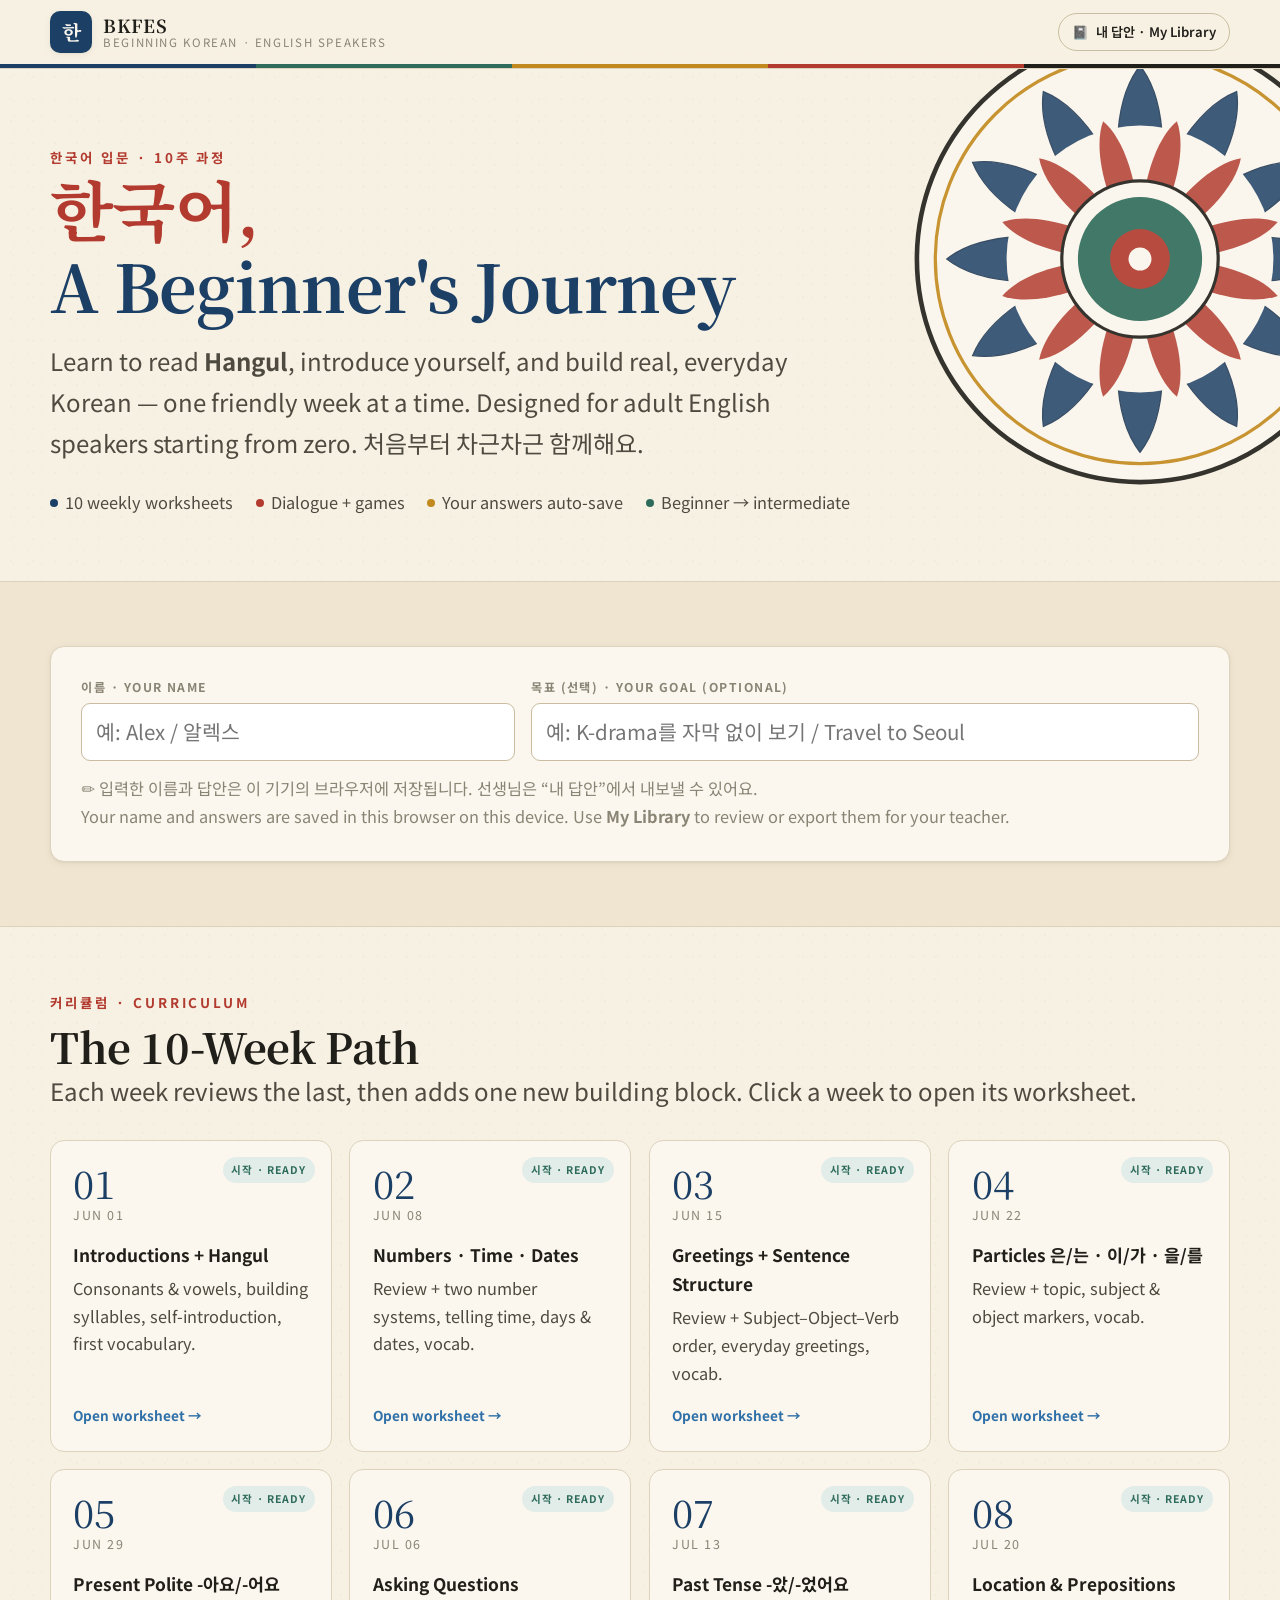
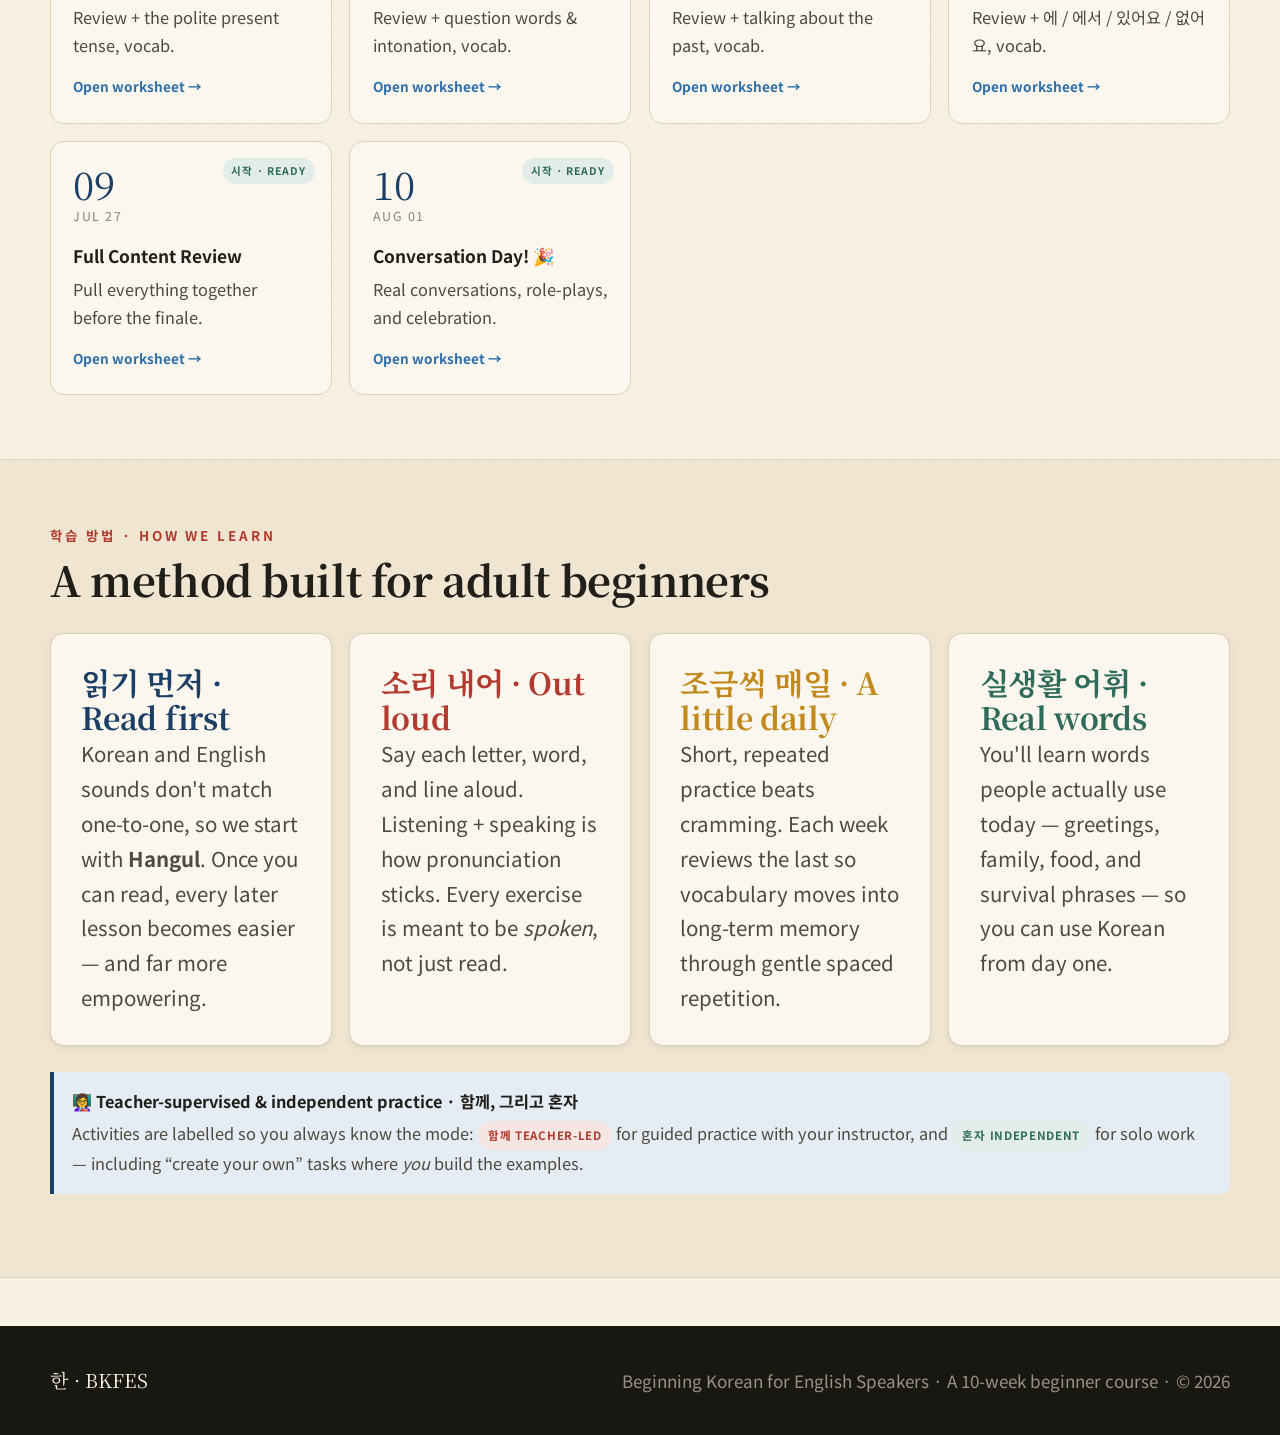
<file: index.html>
<!DOCTYPE html>
<html lang="en">
<head>
<meta charset="UTF-8">
<meta name="viewport" content="width=device-width, initial-scale=1.0">
<title>BKFES · Beginning Korean for English Speakers</title>
<meta name="description" content="A warm, 10-week beginner Korean course for English speakers — Hangul, real-world vocabulary, dialogue, and games. Inspired by Korean aesthetics.">
<link rel="preconnect" href="https://fonts.googleapis.com">
<link rel="preconnect" href="https://fonts.gstatic.com" crossorigin>
<link href="https://fonts.googleapis.com/css2?family=Noto+Sans+KR:wght@400;500;700&family=Noto+Serif+KR:wght@500;600;700&display=swap" rel="stylesheet">
<link rel="stylesheet" href="css/main.css">
</head>
<body data-week="home">

<!-- ============ HEADER ============ -->
<header class="site-header">
  <div class="wrap site-header__bar">
    <a class="brand" href="index.html">
      <span class="brand__seal">한</span>
      <span class="brand__txt">
        <b>BKFES</b>
        <span>Beginning Korean · English Speakers</span>
      </span>
    </a>
    <span class="header-spacer"></span>
    <div class="header-actions">
      <button class="btn btn--ghost btn--sm js-open-library" type="button">📓 <span class="label-full">내 답안 · My Library</span></button>
    </div>
  </div>
  <div class="saekdong saekdong--thin"></div>
</header>

<!-- ============ HERO ============ -->
<section class="hero">
  <svg class="medallion" viewBox="0 0 200 200" xmlns="http://www.w3.org/2000/svg" aria-hidden="true">
    <defs>
      <path id="petalA" d="M100 100 C 85 62 89 30 100 16 C 111 30 115 62 100 100 Z"/>
      <path id="petalB" d="M100 100 C 91 70 93 48 100 38 C 107 48 109 70 100 100 Z"/>
    </defs>
    <circle cx="100" cy="100" r="97" fill="#FBF7EE" stroke="#211F1A" stroke-width="2"/>
    <circle cx="100" cy="100" r="89" fill="none" stroke="#C28A1E" stroke-width="1.4"/>
    <!-- outer petals (cheong / blue) -->
    <g fill="#1C3F66" stroke="#14304f" stroke-width="0.6" opacity="0.93">
      <use href="#petalA" transform="rotate(0 100 100)"/>
      <use href="#petalA" transform="rotate(30 100 100)"/>
      <use href="#petalA" transform="rotate(60 100 100)"/>
      <use href="#petalA" transform="rotate(90 100 100)"/>
      <use href="#petalA" transform="rotate(120 100 100)"/>
      <use href="#petalA" transform="rotate(150 100 100)"/>
      <use href="#petalA" transform="rotate(180 100 100)"/>
      <use href="#petalA" transform="rotate(210 100 100)"/>
      <use href="#petalA" transform="rotate(240 100 100)"/>
      <use href="#petalA" transform="rotate(270 100 100)"/>
      <use href="#petalA" transform="rotate(300 100 100)"/>
      <use href="#petalA" transform="rotate(330 100 100)"/>
    </g>
    <circle cx="100" cy="100" r="58" fill="#FBF7EE"/>
    <!-- mid petals (jeok / red) -->
    <g fill="#B23A2E" opacity="0.92">
      <use href="#petalB" transform="rotate(15 100 100)"/>
      <use href="#petalB" transform="rotate(45 100 100)"/>
      <use href="#petalB" transform="rotate(75 100 100)"/>
      <use href="#petalB" transform="rotate(105 100 100)"/>
      <use href="#petalB" transform="rotate(135 100 100)"/>
      <use href="#petalB" transform="rotate(165 100 100)"/>
      <use href="#petalB" transform="rotate(195 100 100)"/>
      <use href="#petalB" transform="rotate(225 100 100)"/>
      <use href="#petalB" transform="rotate(255 100 100)"/>
      <use href="#petalB" transform="rotate(285 100 100)"/>
      <use href="#petalB" transform="rotate(315 100 100)"/>
      <use href="#petalB" transform="rotate(345 100 100)"/>
    </g>
    <circle cx="100" cy="100" r="34" fill="#FBF7EE" stroke="#211F1A" stroke-width="1.4"/>
    <circle cx="100" cy="100" r="27" fill="#2F6B5B"/>
    <circle cx="100" cy="100" r="13" fill="#B23A2E"/>
    <circle cx="100" cy="100" r="5"  fill="#FBF7EE"/>
  </svg>

  <div class="wrap hero__inner">
    <p class="eyebrow">한국어 입문 · 10주 과정</p>
    <h1>
      <span class="accent-ko">한국어,</span>
      <span class="accent">A Beginner's Journey</span>
    </h1>
    <p class="lead">Learn to read <strong>Hangul</strong>, introduce yourself, and build real, everyday Korean — one friendly week at a time. Designed for adult English speakers starting from zero. <span class="ko">처음부터 차근차근 함께해요.</span></p>
    <div class="hero__meta">
      <span><span class="dot" style="background:var(--cheong)"></span> 10 weekly worksheets</span>
      <span><span class="dot" style="background:var(--jeok)"></span> Dialogue + games</span>
      <span><span class="dot" style="background:var(--hwang)"></span> Your answers auto-save</span>
      <span><span class="dot" style="background:var(--jade)"></span> Beginner → intermediate</span>
    </div>
  </div>
</section>

<!-- ============ STUDENT SIGN-IN ============ -->
<section class="section section--alt">
  <div class="wrap">
    <div class="card">
      <div class="namebar">
        <div class="field" style="flex:1 1 260px">
          <label for="studentName">이름 · Your name</label>
          <input class="input" id="studentName" type="text" placeholder="예: Alex / 알렉스" data-profile="name" autocomplete="name">
        </div>
        <div class="field" style="flex:2 1 320px">
          <label for="studentNote">목표 (선택) · Your goal (optional)</label>
          <input class="input" id="studentNote" type="text" placeholder="예: K-drama를 자막 없이 보기 / Travel to Seoul" data-profile="note">
        </div>
      </div>
      <p class="faint" style="margin-top:.9rem">✏️ 입력한 이름과 답안은 이 기기의 브라우저에 저장됩니다. 선생님은 “내 답안”에서 내보낼 수 있어요.<br>
      Your name and answers are saved in this browser on this device. Use <strong>My Library</strong> to review or export them for your teacher.</p>
    </div>
  </div>
</section>

<!-- ============ WEEK GRID ============ -->
<section class="section" id="weeks">
  <div class="wrap">
    <div class="section-head">
      <p class="eyebrow">커리큘럼 · Curriculum</p>
      <h2>The 10-Week Path</h2>
      <p class="lead muted">Each week reviews the last, then adds one new building block. Click a week to open its worksheet.</p>
    </div>

    <div class="week-grid">

      <a class="week-card" href="weeks/week01.html">
        <span class="tag tag--ready">시작 · Ready</span>
        <span class="week-card__num">01</span>
        <span class="week-card__date">Jun 01</span>
        <span class="week-card__title">Introductions + Hangul</span>
        <span class="week-card__topics">Consonants &amp; vowels, building syllables, self-introduction, first vocabulary.</span>
        <span class="week-card__cta">Open worksheet →</span>
      </a>

      <a class="week-card" href="weeks/week02.html">
        <span class="tag tag--ready">시작 · Ready</span>
        <span class="week-card__num">02</span>
        <span class="week-card__date">Jun 08</span>
        <span class="week-card__title">Numbers · Time · Dates</span>
        <span class="week-card__topics">Review + two number systems, telling time, days &amp; dates, vocab.</span>
        <span class="week-card__cta">Open worksheet →</span>
      </a>

      <a class="week-card" href="weeks/week03.html">
        <span class="tag tag--ready">시작 · Ready</span>
        <span class="week-card__num">03</span>
        <span class="week-card__date">Jun 15</span>
        <span class="week-card__title">Greetings + Sentence Structure</span>
        <span class="week-card__topics">Review + Subject–Object–Verb order, everyday greetings, vocab.</span>
        <span class="week-card__cta">Open worksheet →</span>
      </a>

      <a class="week-card" href="weeks/week04.html">
        <span class="tag tag--ready">시작 · Ready</span>
        <span class="week-card__num">04</span>
        <span class="week-card__date">Jun 22</span>
        <span class="week-card__title">Particles 은/는 · 이/가 · 을/를</span>
        <span class="week-card__topics">Review + topic, subject &amp; object markers, vocab.</span>
        <span class="week-card__cta">Open worksheet →</span>
      </a>

      <a class="week-card" href="weeks/week05.html">
        <span class="tag tag--ready">시작 · Ready</span>
        <span class="week-card__num">05</span>
        <span class="week-card__date">Jun 29</span>
        <span class="week-card__title">Present Polite -아요/-어요</span>
        <span class="week-card__topics">Review + the polite present tense, vocab.</span>
        <span class="week-card__cta">Open worksheet →</span>
      </a>

      <a class="week-card" href="weeks/week06.html">
        <span class="tag tag--ready">시작 · Ready</span>
        <span class="week-card__num">06</span>
        <span class="week-card__date">Jul 06</span>
        <span class="week-card__title">Asking Questions</span>
        <span class="week-card__topics">Review + question words &amp; intonation, vocab.</span>
        <span class="week-card__cta">Open worksheet →</span>
      </a>

      <a class="week-card" href="weeks/week07.html">
        <span class="tag tag--ready">시작 · Ready</span>
        <span class="week-card__num">07</span>
        <span class="week-card__date">Jul 13</span>
        <span class="week-card__title">Past Tense -았/-었어요</span>
        <span class="week-card__topics">Review + talking about the past, vocab.</span>
        <span class="week-card__cta">Open worksheet →</span>
      </a>

      <a class="week-card" href="weeks/week08.html">
        <span class="tag tag--ready">시작 · Ready</span>
        <span class="week-card__num">08</span>
        <span class="week-card__date">Jul 20</span>
        <span class="week-card__title">Location &amp; Prepositions</span>
        <span class="week-card__topics">Review + 에 / 에서 / 있어요 / 없어요, vocab.</span>
        <span class="week-card__cta">Open worksheet →</span>
      </a>

      <a class="week-card" href="weeks/week09.html">
        <span class="tag tag--ready">시작 · Ready</span>
        <span class="week-card__num">09</span>
        <span class="week-card__date">Jul 27</span>
        <span class="week-card__title">Full Content Review</span>
        <span class="week-card__topics">Pull everything together before the finale.</span>
        <span class="week-card__cta">Open worksheet →</span>
      </a>

      <a class="week-card" href="weeks/week10.html">
        <span class="tag tag--ready">시작 · Ready</span>
        <span class="week-card__num">10</span>
        <span class="week-card__date">Aug 01</span>
        <span class="week-card__title">Conversation Day! 🎉</span>
        <span class="week-card__topics">Real conversations, role-plays, and celebration.</span>
        <span class="week-card__cta">Open worksheet →</span>
      </a>

    </div>
  </div>
</section>

<!-- ============ HOW IT WORKS ============ -->
<section class="section section--alt">
  <div class="wrap">
    <div class="section-head">
      <p class="eyebrow">학습 방법 · How we learn</p>
      <h2>A method built for adult beginners</h2>
    </div>
    <div class="week-grid">
      <div class="card">
        <h3 style="color:var(--cheong)">읽기 먼저 · Read first</h3>
        <p class="muted">Korean and English sounds don't match one-to-one, so we start with <strong>Hangul</strong>. Once you can read, every later lesson becomes easier — and far more empowering.</p>
      </div>
      <div class="card">
        <h3 style="color:var(--jeok)">소리 내어 · Out loud</h3>
        <p class="muted">Say each letter, word, and line aloud. Listening + speaking is how pronunciation sticks. Every exercise is meant to be <em>spoken</em>, not just read.</p>
      </div>
      <div class="card">
        <h3 style="color:var(--hwang)">조금씩 매일 · A little daily</h3>
        <p class="muted">Short, repeated practice beats cramming. Each week reviews the last so vocabulary moves into long-term memory through gentle spaced repetition.</p>
      </div>
      <div class="card">
        <h3 style="color:var(--jade)">실생활 어휘 · Real words</h3>
        <p class="muted">You'll learn words people actually use today — greetings, family, food, and survival phrases — so you can use Korean from day one.</p>
      </div>
    </div>
    <div class="note" style="margin-top:1.6rem">
      <h4>👩‍🏫 Teacher-supervised &amp; independent practice · 함께, 그리고 혼자</h4>
      <p>Activities are labelled so you always know the mode: <span class="mode mode--teacher">함께 Teacher-led</span> for guided practice with your instructor, and <span class="mode mode--solo">혼자 Independent</span> for solo work — including “create your own” tasks where <em>you</em> build the examples.</p>
    </div>
  </div>
</section>

<!-- ============ LIBRARY MODAL (shared) ============ -->
<div class="modal-overlay" id="libraryModal" role="dialog" aria-modal="true" aria-labelledby="libTitle">
  <div class="modal">
    <div class="modal__head">
      <h2 id="libTitle">📓 내 답안 · My Library</h2>
      <button class="modal__close js-close-modal" aria-label="Close">×</button>
    </div>
    <div class="modal__body"></div>
    <div class="modal__foot">
      <button class="btn btn--primary btn--sm js-export-csv" type="button">⬇ CSV 내보내기 · Export CSV</button>
      <button class="btn btn--ghost btn--sm js-export-json" type="button">⬇ JSON</button>
      <span class="header-spacer"></span>
      <button class="btn btn--ghost btn--sm js-clear-all" type="button" style="color:var(--jeok);border-color:var(--jeok)">🗑 전체 삭제 · Clear</button>
    </div>
  </div>
</div>

<!-- ============ FOOTER ============ -->
<footer class="site-footer">
  <div class="wrap">
    <span class="foot-brand">한 · BKFES</span>
    <small>Beginning Korean for English Speakers · A 10-week beginner course · © <span data-year>2026</span></small>
  </div>
</footer>

<script src="js/weeks.js"></script>
<script src="js/storage.js"></script>
<script src="js/worksheet.js"></script>
</body>
</html>
</file>
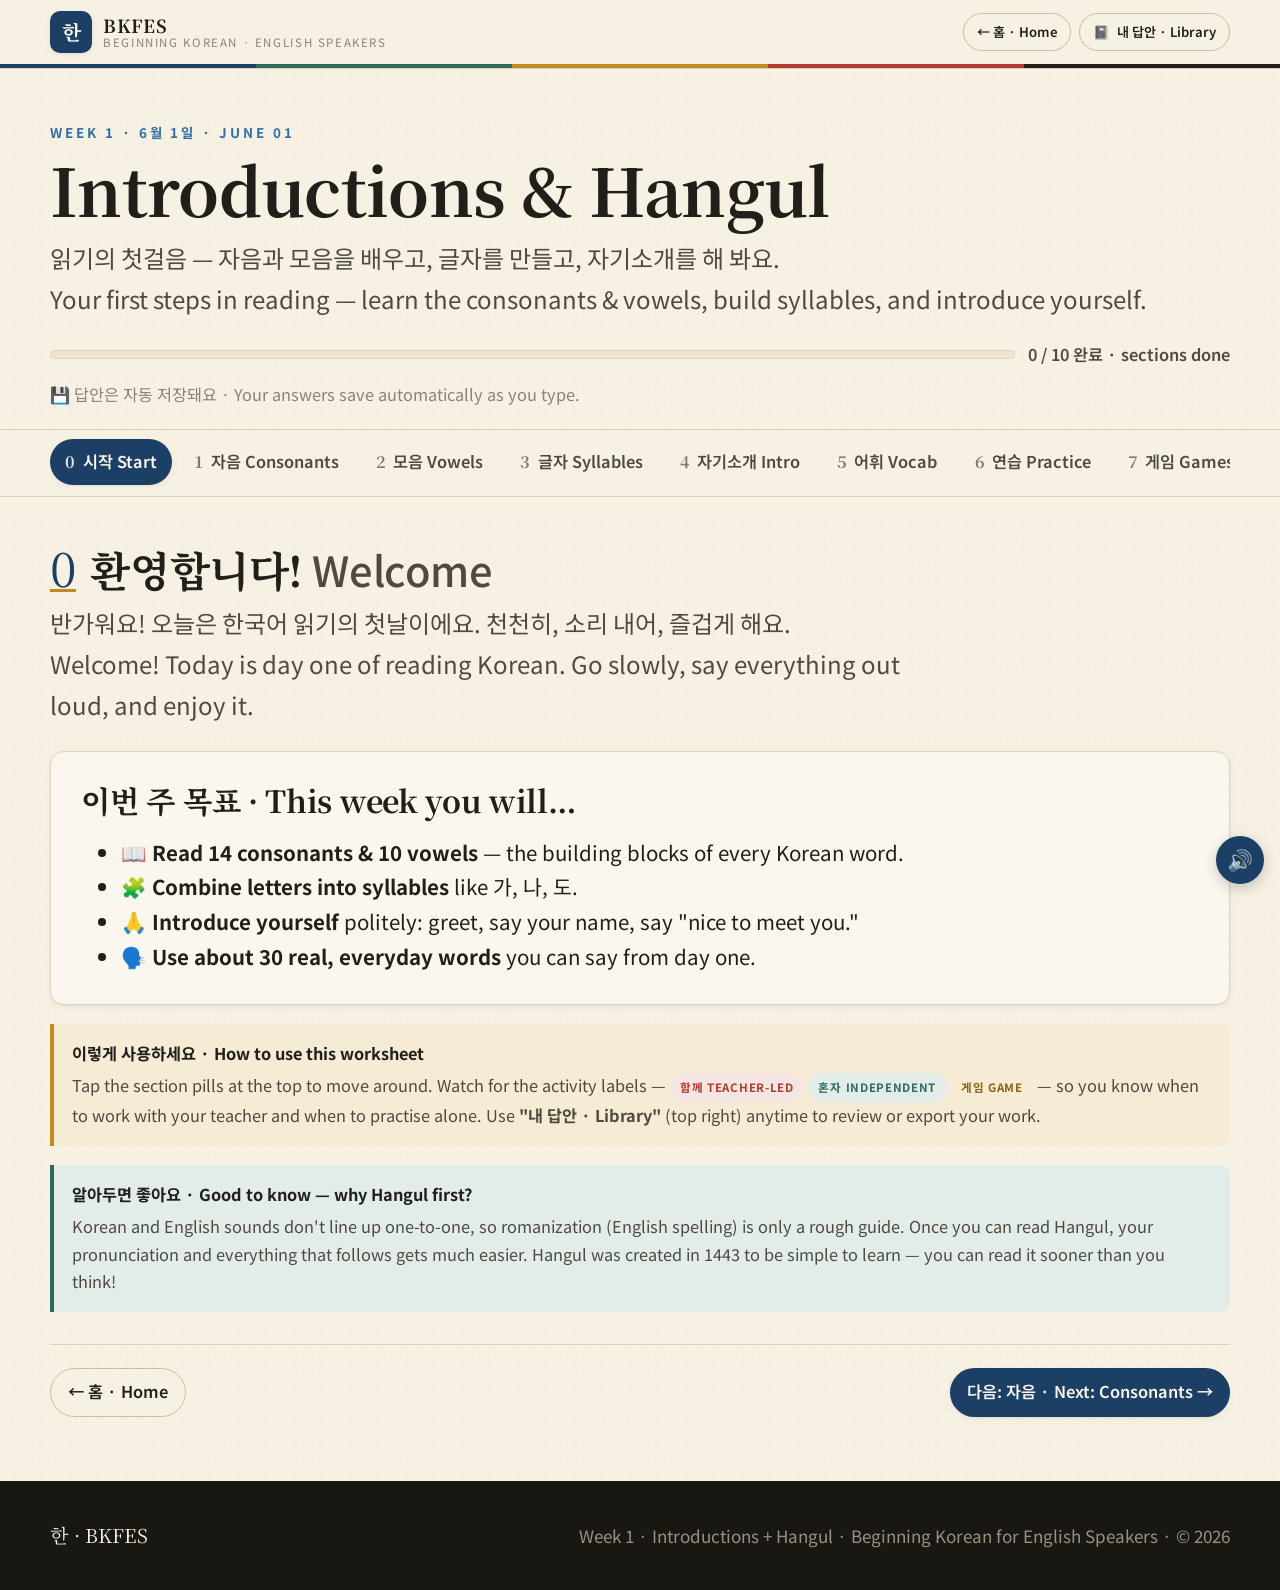
<file: weeks/week01.html>
<!DOCTYPE html>
<html lang="en">
<head>
<meta charset="UTF-8">
<meta name="viewport" content="width=device-width, initial-scale=1.0">
<title>Week 1 · Introductions + Hangul · BKFES</title>
<meta name="description" content="Week 1 of Beginning Korean for English Speakers: read Hangul consonants and vowels, build syllables, introduce yourself, and learn first real-world vocabulary.">
<link rel="preconnect" href="https://fonts.googleapis.com">
<link rel="preconnect" href="https://fonts.gstatic.com" crossorigin>
<link href="https://fonts.googleapis.com/css2?family=Noto+Sans+KR:wght@400;500;700&family=Noto+Serif+KR:wght@500;600;700&display=swap" rel="stylesheet">
<link rel="stylesheet" href="../css/main.css">
</head>
<body data-week="week01">

<header class="site-header">
  <div class="wrap site-header__bar">
    <a class="brand" href="../index.html">
      <span class="brand__seal">한</span>
      <span class="brand__txt"><b>BKFES</b><span>Beginning Korean · English Speakers</span></span>
    </a>
    <span class="header-spacer"></span>
    <div class="header-actions" data-name-wrap>
      <span class="faint">👋 <strong data-name-display></strong></span>
    </div>
    <div class="header-actions">
      <a class="btn btn--ghost btn--sm" href="../index.html">← 홈 · Home</a>
      <button class="btn btn--ghost btn--sm js-open-library" type="button">📓 <span class="label-full">내 답안 · Library</span></button>
    </div>
  </div>
  <div class="saekdong saekdong--thin"></div>
</header>

<section class="ws-hero">
  <div class="wrap">
    <p class="eyebrow">Week 1 · 6월 1일 · June 01</p>
    <h1>Introductions &amp; Hangul</h1>
    <p class="ws-hero__sub">읽기의 첫걸음 — 자음과 모음을 배우고, 글자를 만들고, 자기소개를 해 봐요.<br>
    Your first steps in reading — learn the consonants &amp; vowels, build syllables, and introduce yourself.</p>
    <div class="ws-progress">
      <div class="progressbar"><div class="progressbar__fill"></div></div>
      <span class="progresslabel">0 / 10 완료 · sections done</span>
    </div>
    <p class="autosave-note" style="margin-top:.8rem">💾 답안은 자동 저장돼요 · Your answers save automatically as you type.</p>
  </div>
</section>

<nav class="ws-nav" aria-label="Worksheet sections">
  <div class="wrap">
    <div class="ws-nav__track">
      <button class="pill" data-target="welcome"><span class="pill__no">0</span> 시작 Start</button>
      <button class="pill" data-target="consonants"><span class="pill__no">1</span> 자음 Consonants</button>
      <button class="pill" data-target="vowels"><span class="pill__no">2</span> 모음 Vowels</button>
      <button class="pill" data-target="syllables"><span class="pill__no">3</span> 글자 Syllables</button>
      <button class="pill" data-target="intro"><span class="pill__no">4</span> 자기소개 Intro</button>
      <button class="pill" data-target="vocab"><span class="pill__no">5</span> 어휘 Vocab</button>
      <button class="pill" data-target="practice"><span class="pill__no">6</span> 연습 Practice</button>
      <button class="pill" data-target="games"><span class="pill__no">7</span> 게임 Games</button>
      <button class="pill" data-target="dialogue"><span class="pill__no">8</span> 대화 Dialogue</button>
      <button class="pill" data-target="review"><span class="pill__no">9</span> 복습 Review</button>
    </div>
  </div>
</nav>

<main class="wrap">

<section class="panel is-active" id="welcome">
  <div class="panel-head">
    <span class="step-no">0</span>
    <div><h2>환영합니다! <span class="panel-head__ko">Welcome</span></h2></div>
  </div>
  <p class="panel-intro">반가워요! 오늘은 한국어 읽기의 첫날이에요. 천천히, 소리 내어, 즐겁게 해요.<br>
  Welcome! Today is day one of reading Korean. Go slowly, say everything out loud, and enjoy it.</p>

  <div class="card stack">
    <h3>이번 주 목표 · This week you will…</h3>
    <ul>
      <li>📖 <strong>Read 14 consonants &amp; 10 vowels</strong> — the building blocks of every Korean word.</li>
      <li>🧩 <strong>Combine letters into syllables</strong> like 가, 나, 도.</li>
      <li>🙏 <strong>Introduce yourself</strong> politely: greet, say your name, say "nice to meet you."</li>
      <li>🗣️ <strong>Use about 30 real, everyday words</strong> you can say from day one.</li>
    </ul>
  </div>

  <div class="note note--gold">
    <h4>이렇게 사용하세요 · How to use this worksheet</h4>
    <p>Tap the section pills at the top to move around. Watch for the activity labels —
    <span class="mode mode--teacher">함께 Teacher-led</span>
    <span class="mode mode--solo">혼자 Independent</span>
    <span class="mode mode--play">게임 Game</span> — so you know when to work with your teacher and when to practise alone. Use <strong>"내 답안 · Library"</strong> (top right) anytime to review or export your work.</p>
  </div>

  <div class="note note--jade">
    <h4>알아두면 좋아요 · Good to know — why Hangul first?</h4>
    <p>Korean and English sounds don't line up one-to-one, so romanization (English spelling) is only a rough guide. Once you can read Hangul, your pronunciation and everything that follows gets much easier. Hangul was created in 1443 to be simple to learn — you can read it sooner than you think!</p>
  </div>

  <div class="panel-foot">
    <a class="btn btn--ghost" href="../index.html">← 홈 · Home</a>
    <button class="btn btn--primary js-next">다음: 자음 · Next: Consonants →</button>
  </div>
</section>

<section class="panel" id="consonants">
  <div class="panel-head">
    <span class="step-no">1</span>
    <div><h2>자음 <span class="panel-head__ko">Consonants (14 basic)</span></h2></div>
  </div>
  <p class="panel-intro">Each consonant has a name and a sound. Say the sound out loud as you read. Tip: many letters look like the mouth or tongue making the sound.</p>

  <div class="mode-tags"><span class="mode mode--teacher">함께 Teacher-led</span><span class="mode mode--solo">혼자 Independent</span></div>

  <div class="glyph-grid">
    <div class="glyph"><div class="glyph__char">ㄱ</div><div class="glyph__rom">g / k</div><div class="glyph__name">기역 giyeok</div><div class="glyph__hint">like <b>g</b> in <i>go</i></div></div>
    <div class="glyph"><div class="glyph__char">ㄴ</div><div class="glyph__rom">n</div><div class="glyph__name">니은 nieun</div><div class="glyph__hint">like <b>n</b> in <i>no</i></div></div>
    <div class="glyph"><div class="glyph__char">ㄷ</div><div class="glyph__rom">d / t</div><div class="glyph__name">디귿 digeut</div><div class="glyph__hint">like <b>d</b> in <i>do</i></div></div>
    <div class="glyph"><div class="glyph__char">ㄹ</div><div class="glyph__rom">r / l</div><div class="glyph__name">리을 rieul</div><div class="glyph__hint">a light <b>r/l</b>, tongue tap</div></div>
    <div class="glyph"><div class="glyph__char">ㅁ</div><div class="glyph__rom">m</div><div class="glyph__name">미음 mieum</div><div class="glyph__hint">like <b>m</b> in <i>mom</i> · looks like a mouth</div></div>
    <div class="glyph"><div class="glyph__char">ㅂ</div><div class="glyph__rom">b / p</div><div class="glyph__name">비읍 bieup</div><div class="glyph__hint">like <b>b</b> in <i>boy</i></div></div>
    <div class="glyph"><div class="glyph__char">ㅅ</div><div class="glyph__rom">s</div><div class="glyph__name">시옷 siot</div><div class="glyph__hint">like <b>s</b> in <i>see</i></div></div>
    <div class="glyph"><div class="glyph__char">ㅇ</div><div class="glyph__rom">silent / ng</div><div class="glyph__name">이응 ieung</div><div class="glyph__hint"><b>silent</b> at the start; <b>ng</b> at the end (<i>song</i>)</div></div>
    <div class="glyph"><div class="glyph__char">ㅈ</div><div class="glyph__rom">j</div><div class="glyph__name">지읒 jieut</div><div class="glyph__hint">like <b>j</b> in <i>jump</i></div></div>
    <div class="glyph"><div class="glyph__char">ㅊ</div><div class="glyph__rom">ch</div><div class="glyph__name">치읓 chieut</div><div class="glyph__hint">like <b>ch</b> in <i>church</i> (puff of air)</div></div>
    <div class="glyph"><div class="glyph__char">ㅋ</div><div class="glyph__rom">k</div><div class="glyph__name">키읔 kieuk</div><div class="glyph__hint">like <b>k</b> in <i>kite</i> (puff of air)</div></div>
    <div class="glyph"><div class="glyph__char">ㅌ</div><div class="glyph__rom">t</div><div class="glyph__name">티읕 tieut</div><div class="glyph__hint">like <b>t</b> in <i>top</i> (puff of air)</div></div>
    <div class="glyph"><div class="glyph__char">ㅍ</div><div class="glyph__rom">p</div><div class="glyph__name">피읖 pieup</div><div class="glyph__hint">like <b>p</b> in <i>pop</i> (puff of air)</div></div>
    <div class="glyph"><div class="glyph__char">ㅎ</div><div class="glyph__rom">h</div><div class="glyph__name">히읗 hieut</div><div class="glyph__hint">like <b>h</b> in <i>hat</i></div></div>
  </div>

  <div class="note note--red">
    <h4>잠깐! · The silent friend ㅇ</h4>
    <p><strong>ㅇ</strong> is a placeholder. At the <strong>start</strong> of a syllable it makes no sound (it just holds the vowel's spot), so 아 = "a". At the <strong>end</strong> of a syllable it sounds like "ng" — 강 = "gang".</p>
  </div>

  <h3 style="margin-top:1.8rem">쌍자음 · Tense (double) consonants — 5</h3>
  <p class="muted">Same shape, doubled. Say them <em>tight and quick</em>, with no puff of air.</p>
  <div class="glyph-grid">
    <div class="glyph glyph--tense"><div class="glyph__char">ㄲ</div><div class="glyph__rom">kk</div><div class="glyph__name">쌍기역</div></div>
    <div class="glyph glyph--tense"><div class="glyph__char">ㄸ</div><div class="glyph__rom">tt</div><div class="glyph__name">쌍디귿</div></div>
    <div class="glyph glyph--tense"><div class="glyph__char">ㅃ</div><div class="glyph__rom">pp</div><div class="glyph__name">쌍비읍</div></div>
    <div class="glyph glyph--tense"><div class="glyph__char">ㅆ</div><div class="glyph__rom">ss</div><div class="glyph__name">쌍시옷</div></div>
    <div class="glyph glyph--tense"><div class="glyph__char">ㅉ</div><div class="glyph__rom">jj</div><div class="glyph__name">쌍지읒</div></div>
  </div>

  <div class="panel-foot">
    <button class="btn btn--ghost js-prev">← 이전 · Back</button>
    <button class="btn btn--primary js-next">다음: 모음 · Next: Vowels →</button>
  </div>
</section>

<section class="panel" id="vowels">
  <div class="panel-head">
    <span class="step-no">2</span>
    <div><h2>모음 <span class="panel-head__ko">Vowels (10 basic)</span></h2></div>
  </div>
  <p class="panel-intro">Korean vowels have <strong>fixed sounds</strong> that never change. Notice the pattern: an extra short stroke adds a "y" sound (ㅏ → ㅑ, ㅗ → ㅛ).</p>

  <div class="mode-tags"><span class="mode mode--teacher">함께 Teacher-led</span><span class="mode mode--solo">혼자 Independent</span></div>

  <div class="glyph-grid">
    <div class="glyph"><div class="glyph__char">ㅏ</div><div class="glyph__rom">a</div><div class="glyph__hint">like <b>a</b> in <i>father</i></div></div>
    <div class="glyph"><div class="glyph__char">ㅑ</div><div class="glyph__rom">ya</div><div class="glyph__hint">like <b>ya</b> in <i>yacht</i></div></div>
    <div class="glyph"><div class="glyph__char">ㅓ</div><div class="glyph__rom">eo</div><div class="glyph__hint">like <b>u</b> in <i>son</i> (open "uh")</div></div>
    <div class="glyph"><div class="glyph__char">ㅕ</div><div class="glyph__rom">yeo</div><div class="glyph__hint">like <b>yu</b> in <i>young</i></div></div>
    <div class="glyph"><div class="glyph__char">ㅗ</div><div class="glyph__rom">o</div><div class="glyph__hint">like <b>o</b> in <i>go</i></div></div>
    <div class="glyph"><div class="glyph__char">ㅛ</div><div class="glyph__rom">yo</div><div class="glyph__hint">like <b>yo</b> in <i>yo-yo</i></div></div>
    <div class="glyph"><div class="glyph__char">ㅜ</div><div class="glyph__rom">u</div><div class="glyph__hint">like <b>oo</b> in <i>moon</i></div></div>
    <div class="glyph"><div class="glyph__char">ㅠ</div><div class="glyph__rom">yu</div><div class="glyph__hint">like <b>you</b></div></div>
    <div class="glyph"><div class="glyph__char">ㅡ</div><div class="glyph__rom">eu</div><div class="glyph__hint">lips spread, like <b>oo</b> in <i>good</i></div></div>
    <div class="glyph"><div class="glyph__char">ㅣ</div><div class="glyph__rom">i</div><div class="glyph__hint">like <b>ee</b> in <i>see</i></div></div>
  </div>

  <div class="note">
    <h4>모양의 비밀 · The shape secret</h4>
    <p><strong>Vertical</strong> vowels (ㅏ ㅓ ㅣ) and <strong>horizontal</strong> vowels (ㅗ ㅜ ㅡ) are built from a single line plus a short stroke. The direction of that little stroke tells you the sound — a clever, logical system.</p>
  </div>

  <h3 style="margin-top:1.8rem">합쳐진 모음 · Combined vowels (a peek)</h3>
  <p class="muted">You'll master these later. For now, just meet a few of the most common ones:</p>
  <div class="glyph-grid">
    <div class="glyph"><div class="glyph__char">ㅐ</div><div class="glyph__rom">ae</div><div class="glyph__hint">like <b>a</b> in <i>cat</i></div></div>
    <div class="glyph"><div class="glyph__char">ㅔ</div><div class="glyph__rom">e</div><div class="glyph__hint">like <b>e</b> in <i>bed</i></div></div>
    <div class="glyph"><div class="glyph__char">ㅘ</div><div class="glyph__rom">wa</div><div class="glyph__hint">like <b>wa</b> in <i>water</i></div></div>
    <div class="glyph"><div class="glyph__char">ㅝ</div><div class="glyph__rom">wo</div><div class="glyph__hint">like <b>wo</b> in <i>won</i></div></div>
  </div>

  <div class="panel-foot">
    <button class="btn btn--ghost js-prev">← 이전 · Back</button>
    <button class="btn btn--primary js-next">다음: 글자 만들기 · Next: Syllables →</button>
  </div>
</section>

<section class="panel" id="syllables">
  <div class="panel-head">
    <span class="step-no">3</span>
    <div><h2>글자 만들기 <span class="panel-head__ko">Building Syllables</span></h2></div>
  </div>
  <p class="panel-intro">Korean is written in neat <strong>syllable blocks</strong>, not in a straight line. Every block = a consonant + a vowel (and sometimes a final consonant).</p>

  <div class="card stack">
    <h3>두 가지 규칙 · Two simple rules</h3>
    <p>① <strong>Vertical vowels</strong> (ㅏ ㅓ ㅣ) go to the <strong>right</strong> of the consonant: &nbsp;ㄴ + ㅏ → <span style="font-size:1.6rem">나</span> (na)</p>
    <p>② <strong>Horizontal vowels</strong> (ㅗ ㅜ ㅡ) go <strong>underneath</strong>: &nbsp;ㄷ + ㅗ → <span style="font-size:1.6rem">도</span> (do)</p>
    <p>Need a vowel-only sound? Use silent <strong>ㅇ</strong> as the placeholder: ㅇ + ㅏ → <span style="font-size:1.6rem">아</span> (a).</p>
  </div>

  <div class="game" data-builder>
    <div class="game__head">
      <h3>🧩 글자 만들기 도구 · Syllable Builder</h3>
      <span class="mode mode--play">게임 Try it</span>
    </div>
    <p class="muted">Pick one consonant and one vowel — watch the block appear. Say it out loud!</p>
    <div class="builder">
      <div class="builder__rows">
        <div class="builder__group">
          <h4>자음 · Consonant</h4>
          <div class="chip-row">
            <button class="chip" data-role="consonant" data-jamo="ㄱ" data-rom="g">ㄱ</button>
            <button class="chip" data-role="consonant" data-jamo="ㄴ" data-rom="n">ㄴ</button>
            <button class="chip" data-role="consonant" data-jamo="ㄷ" data-rom="d">ㄷ</button>
            <button class="chip" data-role="consonant" data-jamo="ㄹ" data-rom="r">ㄹ</button>
            <button class="chip" data-role="consonant" data-jamo="ㅁ" data-rom="m">ㅁ</button>
            <button class="chip" data-role="consonant" data-jamo="ㅂ" data-rom="b">ㅂ</button>
            <button class="chip" data-role="consonant" data-jamo="ㅅ" data-rom="s">ㅅ</button>
            <button class="chip" data-role="consonant" data-jamo="ㅇ" data-rom="">ㅇ</button>
            <button class="chip" data-role="consonant" data-jamo="ㅈ" data-rom="j">ㅈ</button>
            <button class="chip" data-role="consonant" data-jamo="ㅊ" data-rom="ch">ㅊ</button>
            <button class="chip" data-role="consonant" data-jamo="ㅋ" data-rom="k">ㅋ</button>
            <button class="chip" data-role="consonant" data-jamo="ㅌ" data-rom="t">ㅌ</button>
            <button class="chip" data-role="consonant" data-jamo="ㅍ" data-rom="p">ㅍ</button>
            <button class="chip" data-role="consonant" data-jamo="ㅎ" data-rom="h">ㅎ</button>
          </div>
        </div>
        <div class="builder__group">
          <h4>모음 · Vowel</h4>
          <div class="chip-row">
            <button class="chip" data-role="vowel" data-jamo="ㅏ" data-rom="a">ㅏ</button>
            <button class="chip" data-role="vowel" data-jamo="ㅑ" data-rom="ya">ㅑ</button>
            <button class="chip" data-role="vowel" data-jamo="ㅓ" data-rom="eo">ㅓ</button>
            <button class="chip" data-role="vowel" data-jamo="ㅕ" data-rom="yeo">ㅕ</button>
            <button class="chip" data-role="vowel" data-jamo="ㅗ" data-rom="o">ㅗ</button>
            <button class="chip" data-role="vowel" data-jamo="ㅛ" data-rom="yo">ㅛ</button>
            <button class="chip" data-role="vowel" data-jamo="ㅜ" data-rom="u">ㅜ</button>
            <button class="chip" data-role="vowel" data-jamo="ㅠ" data-rom="yu">ㅠ</button>
            <button class="chip" data-role="vowel" data-jamo="ㅡ" data-rom="eu">ㅡ</button>
            <button class="chip" data-role="vowel" data-jamo="ㅣ" data-rom="i">ㅣ</button>
          </div>
        </div>
      </div>
      <div class="builder__out">
        <div class="builder__syllable">?</div>
        <div class="builder__rom"></div>
      </div>
    </div>
  </div>

  <div class="exercise">
    <h3>✍️ 직접 만들어 보기 · Create your own</h3>
    <div class="mode-tags"><span class="mode mode--solo">혼자 Independent</span></div>
    <p class="muted">Use the builder above as a guide. Build three syllables of your choice, then write their romanization.</p>
    <div class="q">
      <div class="q__prompt"><span class="qn">1.</span> Syllable + romanization</div>
      <input class="input" type="text" placeholder="예: 가 = ga" data-save="build_own_1" data-label="My syllable 1">
    </div>
    <div class="q">
      <div class="q__prompt"><span class="qn">2.</span> Syllable + romanization</div>
      <input class="input" type="text" placeholder="예: 무 = mu" data-save="build_own_2" data-label="My syllable 2">
    </div>
    <div class="q">
      <div class="q__prompt"><span class="qn">3.</span> Syllable + romanization</div>
      <input class="input" type="text" placeholder="예: 시 = si" data-save="build_own_3" data-label="My syllable 3">
    </div>
  </div>

  <div class="panel-foot">
    <button class="btn btn--ghost js-prev">← 이전 · Back</button>
    <button class="btn btn--primary js-next">다음: 자기소개 · Next: Introduce yourself →</button>
  </div>
</section>

<section class="panel" id="intro">
  <div class="panel-head">
    <span class="step-no">4</span>
    <div><h2>자기소개 <span class="panel-head__ko">Introduce Yourself</span></h2></div>
  </div>
  <p class="panel-intro">A Korean self-introduction is just four friendly lines: <strong>greet → name → where you're from → nice to meet you</strong>. Let's learn each piece.</p>

  <table class="vocab">
    <caption>핵심 표현 · Key phrases</caption>
    <thead><tr><th>한국어 Korean</th><th>로마자 Romanization</th><th>English</th></tr></thead>
    <tbody>
      <tr><td class="v-ko">안녕하세요</td><td class="v-rom">annyeonghaseyo</td><td class="v-en">Hello (polite, all-purpose) — give a small bow</td></tr>
      <tr><td class="v-ko">안녕</td><td class="v-rom">annyeong</td><td class="v-en">Hi (casual, with friends)</td></tr>
      <tr><td class="v-ko">제 이름은 ___이에요/예요</td><td class="v-rom">je ireumeun ___ ieyo / yeyo</td><td class="v-en">My name is ___ (polite)</td></tr>
      <tr><td class="v-ko">저는 ___입니다</td><td class="v-rom">jeoneun ___ imnida</td><td class="v-en">I am ___ (formal)</td></tr>
      <tr><td class="v-ko">저는 ___에서 왔어요</td><td class="v-rom">jeoneun ___-eseo wasseoyo</td><td class="v-en">I'm from ___</td></tr>
      <tr><td class="v-ko">만나서 반갑습니다</td><td class="v-rom">mannaseo bangapseumnida</td><td class="v-en">Nice to meet you (polite / formal)</td></tr>
      <tr><td class="v-ko">잘 부탁드립니다</td><td class="v-rom">jal butak-deurimnida</td><td class="v-en">"I look forward to it / please treat me well"</td></tr>
    </tbody>
  </table>

  <div class="note note--red">
    <h4>중요한 규칙 · The 이에요 / 예요 rule</h4>
    <p>For "My name is ___," choose the ending by the <strong>last sound of your name</strong>:</p>
    <p>• Ends in a <strong>consonant</strong> → <strong>이에요</strong>. &nbsp; 예: 수진 → 수진<strong>이에요</strong> (Sujin-ieyo)<br>
       • Ends in a <strong>vowel</strong> → <strong>예요</strong>. &nbsp; 예: 미나 → 미나<strong>예요</strong> (Mina-yeyo)</p>
    <p class="faint" style="margin-top:.4rem">팁 · When unsure, the polite 요-form is friendly and correct in almost every real-life situation.</p>
  </div>

  <div class="note note--jade">
    <h4>문화 노트 · Culture note — first impressions</h4>
    <p>🙇 <strong>Bow</strong> slightly (a 15° nod) as you say 안녕하세요. 🤝 If shaking hands, use your <strong>right hand</strong> with your left hand lightly supporting your forearm. 🙌 Give and receive things (like a business card) with <strong>both hands</strong>. 🗣️ Address people by name + <strong>씨 (ssi)</strong> — e.g., 민수 씨 — rather than first name alone.</p>
  </div>

  <div class="exercise">
    <h3>📝 나의 자기소개 · Build your introduction</h3>
    <div class="mode-tags"><span class="mode mode--solo">혼자 Independent</span><span class="mode mode--teacher">함께 Check with teacher</span></div>
    <p class="muted">Fill the blanks with your own information. Then read all four lines aloud as one introduction.</p>

    <div class="q">
      <div class="q__prompt"><span class="qn">1.</span> 인사 · Greeting</div>
      <div class="fillrow"><span class="cue">안녕하세요!</span> <span class="faint">(no change needed — just say it with a bow)</span></div>
    </div>
    <div class="q">
      <div class="q__prompt"><span class="qn">2.</span> 이름 · Name &nbsp; <span class="faint">제 이름은 ____ 이에요/예요.</span></div>
      <div class="fillrow">
        <span class="cue">제 이름은</span>
        <input class="input inline-input" type="text" placeholder="your name in Hangul or English" data-save="intro_name" data-label="My name (제 이름은…)">
        <span class="cue">이에요 / 예요.</span>
      </div>
    </div>
    <div class="q">
      <div class="q__prompt"><span class="qn">3.</span> 출신 · Where you're from &nbsp; <span class="faint">저는 ____ 에서 왔어요.</span></div>
      <div class="fillrow">
        <span class="cue">저는</span>
        <input class="input inline-input" type="text" placeholder="예: 미국 / Canada / 서울" data-save="intro_from" data-label="Where I'm from (저는…에서 왔어요)">
        <span class="cue">에서 왔어요.</span>
      </div>
    </div>
    <div class="q">
      <div class="q__prompt"><span class="qn">4.</span> 마무리 · Closing</div>
      <div class="fillrow"><span class="cue">만나서 반갑습니다!</span> <span class="faint">(Nice to meet you!)</span></div>
    </div>

    <div class="q" style="margin-top:1.2rem">
      <div class="q__prompt"><span class="qn">★</span> 전체 자기소개 · Your full introduction (write all of it together)</div>
      <textarea class="textarea" placeholder="안녕하세요! 제 이름은 ___이에요. 저는 ___에서 왔어요. 만나서 반갑습니다!" data-save="intro_full" data-label="My full self-introduction"></textarea>
    </div>
  </div>

  <div class="panel-foot">
    <button class="btn btn--ghost js-prev">← 이전 · Back</button>
    <button class="btn btn--primary js-next">다음: 어휘 · Next: Vocabulary →</button>
  </div>
</section>

<section class="panel" id="vocab">
  <div class="panel-head">
    <span class="step-no">5</span>
    <div><h2>어휘 <span class="panel-head__ko">Vocabulary</span></h2></div>
  </div>
  <p class="panel-intro">Real words you can use today. Read each one aloud, then cover the English and test yourself. Just the first ~1,000 common words cover most daily conversation — here's your first set.</p>

  <div class="mode-tags"><span class="mode mode--teacher">함께 Read aloud together</span><span class="mode mode--solo">혼자 Self-test</span></div>

  <table class="vocab">
    <caption>① 인사 &amp; 예의 · Greetings &amp; courtesy</caption>
    <thead><tr><th>한국어</th><th>로마자</th><th>English</th></tr></thead>
    <tbody>
      <tr><td class="v-ko">안녕하세요</td><td class="v-rom">annyeonghaseyo</td><td class="v-en">hello</td></tr>
      <tr><td class="v-ko">안녕히 가세요</td><td class="v-rom">annyeonghi gaseyo</td><td class="v-en">goodbye (to someone leaving)</td></tr>
      <tr><td class="v-ko">안녕히 계세요</td><td class="v-rom">annyeonghi gyeseyo</td><td class="v-en">goodbye (said by the one leaving)</td></tr>
      <tr><td class="v-ko">감사합니다</td><td class="v-rom">gamsahamnida</td><td class="v-en">thank you</td></tr>
      <tr><td class="v-ko">죄송합니다</td><td class="v-rom">joesonghamnida</td><td class="v-en">I'm sorry</td></tr>
      <tr><td class="v-ko">네 / 아니요</td><td class="v-rom">ne / aniyo</td><td class="v-en">yes / no</td></tr>
      <tr><td class="v-ko">저기요</td><td class="v-rom">jeogiyo</td><td class="v-en">excuse me (to get attention)</td></tr>
      <tr><td class="v-ko">괜찮아요</td><td class="v-rom">gwaenchanayo</td><td class="v-en">it's okay / I'm fine</td></tr>
    </tbody>
  </table>

  <table class="vocab" style="margin-top:1.4rem">
    <caption>② 사람 &amp; 가족 · People &amp; family</caption>
    <thead><tr><th>한국어</th><th>로마자</th><th>English</th></tr></thead>
    <tbody>
      <tr><td class="v-ko">저 / 나</td><td class="v-rom">jeo / na</td><td class="v-en">I (polite / casual)</td></tr>
      <tr><td class="v-ko">이름</td><td class="v-rom">ireum</td><td class="v-en">name</td></tr>
      <tr><td class="v-ko">친구</td><td class="v-rom">chingu</td><td class="v-en">friend</td></tr>
      <tr><td class="v-ko">가족</td><td class="v-rom">gajok</td><td class="v-en">family</td></tr>
      <tr><td class="v-ko">어머니 / 엄마</td><td class="v-rom">eomeoni / eomma</td><td class="v-en">mother / mom</td></tr>
      <tr><td class="v-ko">아버지 / 아빠</td><td class="v-rom">abeoji / appa</td><td class="v-en">father / dad</td></tr>
      <tr><td class="v-ko">선생님</td><td class="v-rom">seonsaengnim</td><td class="v-en">teacher</td></tr>
      <tr><td class="v-ko">학생</td><td class="v-rom">haksaeng</td><td class="v-en">student</td></tr>
    </tbody>
  </table>

  <table class="vocab" style="margin-top:1.4rem">
    <caption>③ 매일 쓰는 말 · Everyday essentials</caption>
    <thead><tr><th>한국어</th><th>로마자</th><th>English</th></tr></thead>
    <tbody>
      <tr><td class="v-ko">가다</td><td class="v-rom">gada</td><td class="v-en">to go</td></tr>
      <tr><td class="v-ko">오다</td><td class="v-rom">oda</td><td class="v-en">to come</td></tr>
      <tr><td class="v-ko">먹다</td><td class="v-rom">meokda</td><td class="v-en">to eat</td></tr>
      <tr><td class="v-ko">마시다</td><td class="v-rom">masida</td><td class="v-en">to drink</td></tr>
      <tr><td class="v-ko">좋아요</td><td class="v-rom">joayo</td><td class="v-en">(it's) good / I like it</td></tr>
      <tr><td class="v-ko">물</td><td class="v-rom">mul</td><td class="v-en">water</td></tr>
      <tr><td class="v-ko">밥</td><td class="v-rom">bap</td><td class="v-en">rice / a meal</td></tr>
      <tr><td class="v-ko">집</td><td class="v-rom">jip</td><td class="v-en">house / home</td></tr>
      <tr><td class="v-ko">학교</td><td class="v-rom">hakgyo</td><td class="v-en">school</td></tr>
      <tr><td class="v-ko">화장실</td><td class="v-rom">hwajangsil</td><td class="v-en">restroom (very useful!)</td></tr>
    </tbody>
  </table>

  <table class="vocab" style="margin-top:1.4rem">
    <caption>④ 오늘의 표현 · Today's handy phrases</caption>
    <thead><tr><th>한국어</th><th>로마자</th><th>English</th></tr></thead>
    <tbody>
      <tr><td class="v-ko">이게 뭐예요?</td><td class="v-rom">ige mwoyeyo?</td><td class="v-en">what is this?</td></tr>
      <tr><td class="v-ko">얼마예요?</td><td class="v-rom">eolmayeyo?</td><td class="v-en">how much is it?</td></tr>
      <tr><td class="v-ko">영어 할 수 있어요?</td><td class="v-rom">yeongeo hal su isseoyo?</td><td class="v-en">do you speak English?</td></tr>
      <tr><td class="v-ko">한국어 잘 못해요</td><td class="v-rom">hangugeo jal motaeyo</td><td class="v-en">I can't speak Korean well</td></tr>
      <tr><td class="v-ko">도와주세요</td><td class="v-rom">dowajuseyo</td><td class="v-en">please help me</td></tr>
      <tr><td class="v-ko">맛있어요</td><td class="v-rom">masisseoyo</td><td class="v-en">it's delicious</td></tr>
      <tr><td class="v-ko">화이팅!</td><td class="v-rom">hwaiting!</td><td class="v-en">"you can do it!" (cheer)</td></tr>
    </tbody>
  </table>

  <div class="exercise" style="margin-top:1.6rem">
    <h3>⭐ 나의 단어 · My words to remember</h3>
    <div class="mode-tags"><span class="mode mode--solo">혼자 Independent</span></div>
    <p class="muted">Choose your three favourite new words and write them here — picking your own makes them stick.</p>
    <input class="input" type="text" placeholder="1." data-save="vocab_fav_1" data-label="Favourite word 1" style="margin-bottom:.5rem">
    <input class="input" type="text" placeholder="2." data-save="vocab_fav_2" data-label="Favourite word 2" style="margin-bottom:.5rem">
    <input class="input" type="text" placeholder="3." data-save="vocab_fav_3" data-label="Favourite word 3">
  </div>

  <div class="panel-foot">
    <button class="btn btn--ghost js-prev">← 이전 · Back</button>
    <button class="btn btn--primary js-next">다음: 연습 · Next: Practice →</button>
  </div>
</section>

<section class="panel" id="practice">
  <div class="panel-head">
    <span class="step-no">6</span>
    <div><h2>연습 <span class="panel-head__ko">Practice</span></h2></div>
  </div>
  <p class="panel-intro">Time to put it together. Try each one before checking — mistakes are part of learning!</p>

  <div class="exercise">
    <h3>A. 읽고 쓰기 · Read &amp; romanize</h3>
    <div class="mode-tags"><span class="mode mode--solo">혼자 Independent</span></div>
    <p class="muted">Read each syllable aloud, type its romanization, then open the answer to check.</p>

    <div class="q">
      <div class="q__prompt"><span class="qn">1.</span> <span style="font-size:1.8rem">가</span></div>
      <input class="input inline-input" type="text" placeholder="type here" data-save="read_1" data-label="Read: 가">
      <details style="margin-top:.5rem"><summary class="faint">정답 보기 · Show answer</summary><p><strong>ga</strong> (ㄱ + ㅏ)</p></details>
    </div>
    <div class="q">
      <div class="q__prompt"><span class="qn">2.</span> <span style="font-size:1.8rem">미</span></div>
      <input class="input inline-input" type="text" placeholder="type here" data-save="read_2" data-label="Read: 미">
      <details style="margin-top:.5rem"><summary class="faint">정답 보기 · Show answer</summary><p><strong>mi</strong> (ㅁ + ㅣ)</p></details>
    </div>
    <div class="q">
      <div class="q__prompt"><span class="qn">3.</span> <span style="font-size:1.8rem">두</span></div>
      <input class="input inline-input" type="text" placeholder="type here" data-save="read_3" data-label="Read: 두">
      <details style="margin-top:.5rem"><summary class="faint">정답 보기 · Show answer</summary><p><strong>du</strong> (ㄷ + ㅜ)</p></details>
    </div>
    <div class="q">
      <div class="q__prompt"><span class="qn">4.</span> <span style="font-size:1.8rem">소</span></div>
      <input class="input inline-input" type="text" placeholder="type here" data-save="read_4" data-label="Read: 소">
      <details style="margin-top:.5rem"><summary class="faint">정답 보기 · Show answer</summary><p><strong>so</strong> (ㅅ + ㅗ)</p></details>
    </div>
    <div class="q">
      <div class="q__prompt"><span class="qn">5.</span> <span style="font-size:1.8rem">아</span></div>
      <input class="input inline-input" type="text" placeholder="type here" data-save="read_5" data-label="Read: 아">
      <details style="margin-top:.5rem"><summary class="faint">정답 보기 · Show answer</summary><p><strong>a</strong> (silent ㅇ + ㅏ)</p></details>
    </div>
  </div>

  <div class="exercise" data-quiz="w1self">
    <div class="game__head">
      <h3>B. 셀프 체크 퀴즈 · Self-check quiz</h3>
      <span class="game__score">점수 · Score: 0 / 7</span>
    </div>
    <div class="mode-tags"><span class="mode mode--solo">혼자 Independent</span></div>
    <p class="muted">Tap an answer to check it instantly.</p>

    <div class="quiz-q" data-explain="ㅁ looks a little like a mouth.">
      <div class="stem">1. Which letter makes the <strong>"m"</strong> sound?</div>
      <div class="choices">
        <button class="choice" data-correct="true">ㅁ</button>
        <button class="choice">ㄴ</button>
        <button class="choice">ㅇ</button>
        <button class="choice">ㄹ</button>
      </div>
      <div class="quiz-feedback"></div>
    </div>

    <div class="quiz-q" data-explain="It just holds the vowel's spot at the start.">
      <div class="stem">2. At the <strong>start</strong> of a syllable, ㅇ is…</div>
      <div class="choices">
        <button class="choice" data-correct="true">silent</button>
        <button class="choice">"ng"</button>
        <button class="choice">"o"</button>
        <button class="choice">"h"</button>
      </div>
      <div class="quiz-feedback"></div>
    </div>

    <div class="quiz-q" data-explain="ㄴ (n) + ㅏ (a) = na.">
      <div class="stem">3. ㄴ + ㅏ spells…</div>
      <div class="choices">
        <button class="choice" data-correct="true">나</button>
        <button class="choice">너</button>
        <button class="choice">노</button>
        <button class="choice">무</button>
      </div>
      <div class="quiz-feedback"></div>
    </div>

    <div class="quiz-q">
      <div class="stem">4. "Hello" (polite) is…</div>
      <div class="choices">
        <button class="choice" data-correct="true">안녕하세요</button>
        <button class="choice">감사합니다</button>
        <button class="choice">안녕히 가세요</button>
        <button class="choice">만나서 반갑습니다</button>
      </div>
      <div class="quiz-feedback"></div>
    </div>

    <div class="quiz-q" data-explain="Vowel ending → 예요; consonant ending → 이에요.">
      <div class="stem">5. Your name ends in a <strong>vowel</strong> (like "Mina"). Use…</div>
      <div class="choices">
        <button class="choice" data-correct="true">예요</button>
        <button class="choice">이에요</button>
        <button class="choice">입니까</button>
        <button class="choice">이에요?</button>
      </div>
      <div class="quiz-feedback"></div>
    </div>

    <div class="quiz-q">
      <div class="stem">6. Which vowel sounds like <strong>"ee"</strong> in <i>see</i>?</div>
      <div class="choices">
        <button class="choice" data-correct="true">ㅣ</button>
        <button class="choice">ㅏ</button>
        <button class="choice">ㅗ</button>
        <button class="choice">ㅜ</button>
      </div>
      <div class="quiz-feedback"></div>
    </div>

    <div class="quiz-q" data-explain="화장실 — a word worth memorizing!">
      <div class="stem">7. "화장실" means…</div>
      <div class="choices">
        <button class="choice" data-correct="true">restroom</button>
        <button class="choice">water</button>
        <button class="choice">school</button>
        <button class="choice">friend</button>
      </div>
      <div class="quiz-feedback"></div>
    </div>
  </div>

  <div class="panel-foot">
    <button class="btn btn--ghost js-prev">← 이전 · Back</button>
    <button class="btn btn--primary js-next">다음: 게임 · Next: Games →</button>
  </div>
</section>

<section class="panel" id="games">
  <div class="panel-head">
    <span class="step-no">7</span>
    <div><h2>게임 <span class="panel-head__ko">Games</span></h2></div>
  </div>
  <p class="panel-intro">Learning sticks when it's fun. Flip cards, make matches, and say everything out loud as you play.</p>
  <div class="mode-tags"><span class="mode mode--play">게임 Play</span><span class="mode mode--solo">혼자 Independent</span><span class="mode mode--teacher">함께 As a class</span></div>

  <div class="game" data-flashcards="letters" data-flashcards-src="fc-letters-data">
    <div class="game__head">
      <h3>🃏 글자 카드 · Letter flashcards</h3>
      <span class="flash-counter faint"></span>
    </div>
    <p class="muted">Tap the card to flip. See the letter → guess the sound → flip to check.</p>
    <div class="flash-stage">
      <div class="flashcard">
        <div class="flashcard__inner">
          <div class="flashcard__face flashcard__front"><div class="big"></div></div>
          <div class="flashcard__face flashcard__back"><div><div class="rom"></div><div class="en"></div></div></div>
        </div>
      </div>
    </div>
    <div class="flash-controls">
      <button class="btn btn--ghost btn--sm js-flash-prev">← 이전</button>
      <button class="btn btn--ghost btn--sm js-flash-next">다음 →</button>
      <button class="btn btn--gold btn--sm js-flash-shuffle">🔀 섞기 · Shuffle</button>
    </div>
  </div>

  <div class="game" data-flashcards="words" data-flashcards-src="fc-words-data">
    <div class="game__head">
      <h3>🃏 단어 카드 · Word flashcards</h3>
      <span class="flash-counter faint"></span>
    </div>
    <p class="muted">Same idea, with this week's vocabulary.</p>
    <div class="flash-stage">
      <div class="flashcard">
        <div class="flashcard__inner">
          <div class="flashcard__face flashcard__front"><div class="big"></div></div>
          <div class="flashcard__face flashcard__back"><div><div class="rom"></div><div class="en"></div></div></div>
        </div>
      </div>
    </div>
    <div class="flash-controls">
      <button class="btn btn--ghost btn--sm js-flash-prev">← 이전</button>
      <button class="btn btn--ghost btn--sm js-flash-next">다음 →</button>
      <button class="btn btn--gold btn--sm js-flash-shuffle">🔀 섞기 · Shuffle</button>
    </div>
  </div>

  <div class="game" data-match="letters" data-match-src="match-letters-data" data-left-glyph="true">
    <div class="game__head">
      <h3>🔗 글자 짝 맞추기 · Match letters → sound</h3>
      <span class="game__score">맞춤 · Matched: 0 / 6</span>
    </div>
    <p class="muted">Tap a letter, then tap its matching sound.</p>
    <div class="match-board">
      <div class="match-col" data-side="left"><h4>글자 · Letter</h4></div>
      <div class="match-col" data-side="right"><h4>소리 · Sound</h4></div>
    </div>
    <div style="margin-top:1rem"><button class="btn btn--ghost btn--sm js-match-reset">↺ 다시 · Reset</button></div>
  </div>

  <div class="game" data-match="vocab" data-match-src="match-vocab-data">
    <div class="game__head">
      <h3>🔗 단어 짝 맞추기 · Match word → meaning</h3>
      <span class="game__score">맞춤 · Matched: 0 / 6</span>
    </div>
    <p class="muted">Tap a Korean word, then tap its English meaning.</p>
    <div class="match-board">
      <div class="match-col" data-side="left"><h4>한국어 · Korean</h4></div>
      <div class="match-col" data-side="right"><h4>English</h4></div>
    </div>
    <div style="margin-top:1rem"><button class="btn btn--ghost btn--sm js-match-reset">↺ 다시 · Reset</button></div>
  </div>

  <div class="panel-foot">
    <button class="btn btn--ghost js-prev">← 이전 · Back</button>
    <button class="btn btn--primary js-next">다음: 대화 · Next: Dialogue →</button>
  </div>
</section>

<section class="panel" id="dialogue">
  <div class="panel-head">
    <span class="step-no">8</span>
    <div><h2>대화 <span class="panel-head__ko">Dialogue &amp; Role-play</span></h2></div>
  </div>
  <p class="panel-intro">Here's a real first meeting. Read it aloud, then make it your own.</p>

  <div class="dialogue">
    <h3 style="font-family:var(--sans);margin-bottom:.6rem">🎭 모델 대화 · Model conversation</h3>
    <div class="mode-tags"><span class="mode mode--teacher">함께 With your teacher: read A &amp; B aloud</span></div>

    <div class="turn turn--a">
      <div class="turn__who">A · 나</div>
      <div class="turn__bubble"><div class="turn__ko">안녕하세요!</div><div class="turn__rom">annyeonghaseyo!</div><div class="turn__en">Hello!</div></div>
    </div>
    <div class="turn turn--b">
      <div class="turn__who">B · 친구</div>
      <div class="turn__bubble"><div class="turn__ko">안녕하세요! 만나서 반가워요.</div><div class="turn__rom">annyeonghaseyo! mannaseo bangawoyo.</div><div class="turn__en">Hello! Nice to meet you.</div></div>
    </div>
    <div class="turn turn--a">
      <div class="turn__who">A · 나</div>
      <div class="turn__bubble"><div class="turn__ko">제 이름은 알렉스예요.</div><div class="turn__rom">je ireumeun Alex-yeyo.</div><div class="turn__en">My name is Alex.</div></div>
    </div>
    <div class="turn turn--b">
      <div class="turn__who">B · 친구</div>
      <div class="turn__bubble"><div class="turn__ko">저는 민준이에요. 어디에서 왔어요?</div><div class="turn__rom">jeoneun Minjun-ieyo. eodieseo wasseoyo?</div><div class="turn__en">I'm Minjun. Where are you from?</div></div>
    </div>
    <div class="turn turn--a">
      <div class="turn__who">A · 나</div>
      <div class="turn__bubble"><div class="turn__ko">저는 미국에서 왔어요.</div><div class="turn__rom">jeoneun Miguk-eseo wasseoyo.</div><div class="turn__en">I'm from the USA.</div></div>
    </div>
    <div class="turn turn--b">
      <div class="turn__who">B · 친구</div>
      <div class="turn__bubble"><div class="turn__ko">한국어 잘하시네요!</div><div class="turn__rom">hangugeo jalhasineyo!</div><div class="turn__en">You speak Korean well!</div></div>
    </div>
    <div class="turn turn--a">
      <div class="turn__who">A · 나</div>
      <div class="turn__bubble"><div class="turn__ko">감사합니다! 잘 부탁해요.</div><div class="turn__rom">gamsahamnida! jal butakhaeyo.</div><div class="turn__en">Thank you! I look forward to it.</div></div>
    </div>
  </div>

  <div class="exercise">
    <h3>🗣️ 나의 버전 · Your version (Role A)</h3>
    <div class="mode-tags"><span class="mode mode--solo">혼자 Independent: write your lines</span><span class="mode mode--teacher">함께 Then perform with a partner</span></div>
    <p class="muted">Replace Alex's details with your own. Write your two key lines, then perform the whole conversation with a partner or your teacher.</p>

    <div class="q">
      <div class="q__prompt"><span class="qn">A2.</span> Your name line</div>
      <input class="input" type="text" placeholder="제 이름은 ____이에요/예요." data-save="dlg_name_line" data-label="Dialogue: my name line">
    </div>
    <div class="q">
      <div class="q__prompt"><span class="qn">A3.</span> Your "where I'm from" line</div>
      <input class="input" type="text" placeholder="저는 ____에서 왔어요." data-save="dlg_from_line" data-label="Dialogue: my from line">
    </div>
    <div class="q">
      <div class="q__prompt"><span class="qn">★</span> Write the whole conversation in your own words (both A and B if you like)</div>
      <textarea class="textarea" placeholder="A: 안녕하세요! ...&#10;B: ..." data-save="dlg_full" data-label="Dialogue: my full version"></textarea>
    </div>
  </div>

  <div class="note note--gold">
    <h4>도전 · Challenge</h4>
    <p>Walk around the class and introduce yourself to <strong>three different people</strong> using only Korean. Bow, say your name, and finish with 만나서 반갑습니다! 화이팅! 💪</p>
  </div>

  <div class="panel-foot">
    <button class="btn btn--ghost js-prev">← 이전 · Back</button>
    <button class="btn btn--primary js-next">다음: 복습 · Next: Review →</button>
  </div>
</section>

<section class="panel" id="review">
  <div class="panel-head">
    <span class="step-no">9</span>
    <div><h2>복습 &amp; 돌아보기 <span class="panel-head__ko">Review &amp; Reflect</span></h2></div>
  </div>
  <p class="panel-intro">정말 잘했어요! 오늘 배운 것을 점검해 봐요. · Wonderful work! Let's check what you can do now.</p>

  <div class="exercise">
    <h3>✅ 할 수 있어요 · I can now…</h3>
    <div class="mode-tags"><span class="mode mode--solo">혼자 Independent</span></div>
    <ul class="checklist">
      <li><input type="checkbox" id="ck1" data-save="ck_consonants" data-label="Can read 14 consonants"><label for="ck1">Read all <strong>14 basic consonants</strong></label></li>
      <li><input type="checkbox" id="ck2" data-save="ck_vowels" data-label="Can read 10 vowels"><label for="ck2">Read all <strong>10 basic vowels</strong></label></li>
      <li><input type="checkbox" id="ck3" data-save="ck_syllables" data-label="Can build a syllable"><label for="ck3">Combine a consonant + vowel into a <strong>syllable</strong> (가, 도…)</label></li>
      <li><input type="checkbox" id="ck4" data-save="ck_greet" data-label="Can greet + bow"><label for="ck4">Greet with <strong>안녕하세요</strong> and a small bow</label></li>
      <li><input type="checkbox" id="ck5" data-save="ck_name" data-label="Can say my name"><label for="ck5">Say my name with <strong>제 이름은 ___이에요/예요</strong></label></li>
      <li><input type="checkbox" id="ck6" data-save="ck_meet" data-label="Can say nice to meet you"><label for="ck6">Say <strong>만나서 반갑습니다</strong></label></li>
      <li><input type="checkbox" id="ck7" data-save="ck_words" data-label="Learned 10+ words"><label for="ck7">Use at least <strong>10 new words</strong></label></li>
    </ul>
  </div>

  <div class="exercise">
    <h3>💭 돌아보기 · Reflection</h3>
    <div class="mode-tags"><span class="mode mode--solo">혼자 Independent</span></div>
    <div class="q">
      <div class="q__prompt">오늘 가장 좋았던 것은? · One thing you enjoyed today</div>
      <textarea class="textarea" placeholder="예: 글자 만들기 게임이 재미있었어요!" data-save="reflect_good" data-label="Reflection: enjoyed"></textarea>
    </div>
    <div class="q">
      <div class="q__prompt">어려웠던 것은? · One thing that was tricky</div>
      <textarea class="textarea" placeholder="예: ㅓ and ㅗ sounds are still confusing." data-save="reflect_hard" data-label="Reflection: tricky"></textarea>
    </div>
  </div>

  <div class="card center stack">
    <h3>🎉 1주차 완료! · Week 1 complete!</h3>
    <p class="muted">Tap below to mark this week done, then save your work for your teacher.</p>
    <div style="display:flex;gap:.6rem;justify-content:center;flex-wrap:wrap">
      <button class="btn btn--primary js-finish">✓ 완료 표시 · Mark complete</button>
      <button class="btn btn--gold js-open-library">📓 내 답안 보기 · Review &amp; export</button>
    </div>
  </div>

  <div class="note note--jade" style="margin-top:1.6rem">
    <h4>다음 주 미리보기 · Coming up — Week 2</h4>
    <p><strong>Numbers · Time · Dates</strong> — you'll learn Korea's two number systems, how to tell time, and the days of the week. Keep practising your Hangul every day until then! 매일 조금씩, 화이팅!</p>
  </div>

  <div class="panel-foot">
    <button class="btn btn--ghost js-prev">← 이전 · Back</button>
    <a class="btn btn--primary" href="../index.html">홈으로 · Back to course home →</a>
  </div>
</section>

</main>

<div class="modal-overlay" id="libraryModal" role="dialog" aria-modal="true" aria-labelledby="libTitle">
  <div class="modal">
    <div class="modal__head">
      <h2 id="libTitle">📓 내 답안 · My Library</h2>
      <button class="modal__close js-close-modal" aria-label="Close">×</button>
    </div>
    <div class="modal__body"></div>
    <div class="modal__foot">
      <button class="btn btn--primary btn--sm js-export-csv" type="button">⬇ CSV 내보내기 · Export CSV</button>
      <button class="btn btn--ghost btn--sm js-export-json" type="button">⬇ JSON</button>
      <span class="header-spacer"></span>
      <button class="btn btn--ghost btn--sm js-clear-all" type="button" style="color:var(--jeok);border-color:var(--jeok)">🗑 전체 삭제 · Clear</button>
    </div>
  </div>
</div>

<footer class="site-footer">
  <div class="wrap">
    <span class="foot-brand">한 · BKFES</span>
    <small>Week 1 · Introductions + Hangul · Beginning Korean for English Speakers · © <span data-year>2026</span></small>
  </div>
</footer>

<!-- ===== Game data ===== -->
<script type="application/json" id="fc-letters-data">
[
  {"front":"ㄱ","rom":"g / k","en":"like 'g' in go"},
  {"front":"ㄴ","rom":"n","en":"like 'n' in no"},
  {"front":"ㄷ","rom":"d / t","en":"like 'd' in do"},
  {"front":"ㄹ","rom":"r / l","en":"light tongue tap"},
  {"front":"ㅁ","rom":"m","en":"like 'm' in mom"},
  {"front":"ㅂ","rom":"b / p","en":"like 'b' in boy"},
  {"front":"ㅅ","rom":"s","en":"like 's' in see"},
  {"front":"ㅇ","rom":"silent / ng","en":"silent at start, 'ng' at end"},
  {"front":"ㅈ","rom":"j","en":"like 'j' in jump"},
  {"front":"ㅊ","rom":"ch","en":"like 'ch' in church"},
  {"front":"ㅋ","rom":"k","en":"like 'k' in kite"},
  {"front":"ㅌ","rom":"t","en":"like 't' in top"},
  {"front":"ㅍ","rom":"p","en":"like 'p' in pop"},
  {"front":"ㅎ","rom":"h","en":"like 'h' in hat"},
  {"front":"ㅏ","rom":"a","en":"like 'a' in father"},
  {"front":"ㅑ","rom":"ya","en":"like 'ya' in yacht"},
  {"front":"ㅓ","rom":"eo","en":"open 'uh' (son)"},
  {"front":"ㅕ","rom":"yeo","en":"like 'yu' in young"},
  {"front":"ㅗ","rom":"o","en":"like 'o' in go"},
  {"front":"ㅛ","rom":"yo","en":"like 'yo' in yo-yo"},
  {"front":"ㅜ","rom":"u","en":"like 'oo' in moon"},
  {"front":"ㅠ","rom":"yu","en":"like 'you'"},
  {"front":"ㅡ","rom":"eu","en":"lips spread 'oo'"},
  {"front":"ㅣ","rom":"i","en":"like 'ee' in see"}
]
</script>

<script type="application/json" id="fc-words-data">
[
  {"front":"안녕하세요","rom":"annyeonghaseyo","en":"hello"},
  {"front":"감사합니다","rom":"gamsahamnida","en":"thank you"},
  {"front":"친구","rom":"chingu","en":"friend"},
  {"front":"가족","rom":"gajok","en":"family"},
  {"front":"물","rom":"mul","en":"water"},
  {"front":"밥","rom":"bap","en":"rice / meal"},
  {"front":"집","rom":"jip","en":"home"},
  {"front":"학교","rom":"hakgyo","en":"school"},
  {"front":"화장실","rom":"hwajangsil","en":"restroom"},
  {"front":"먹다","rom":"meokda","en":"to eat"},
  {"front":"가다","rom":"gada","en":"to go"},
  {"front":"좋아요","rom":"joayo","en":"good / I like it"}
]
</script>

<script type="application/json" id="match-letters-data">
[
  {"id":1,"left":"ㅁ","right":"m"},
  {"id":2,"left":"ㅅ","right":"s"},
  {"id":3,"left":"ㅏ","right":"a"},
  {"id":4,"left":"ㅗ","right":"o"},
  {"id":5,"left":"ㄴ","right":"n"},
  {"id":6,"left":"ㅣ","right":"i"}
]
</script>

<script type="application/json" id="match-vocab-data">
[
  {"id":1,"left":"물","right":"water"},
  {"id":2,"left":"친구","right":"friend"},
  {"id":3,"left":"학교","right":"school"},
  {"id":4,"left":"감사합니다","right":"thank you"},
  {"id":5,"left":"먹다","right":"to eat"},
  {"id":6,"left":"집","right":"home"}
]
</script>

<script src="../js/weeks.js"></script>
<script src="../js/storage.js"></script>
<script src="../js/worksheet.js"></script>
<script src="../js/audio.js"></script>
</body>
</html>
</file>
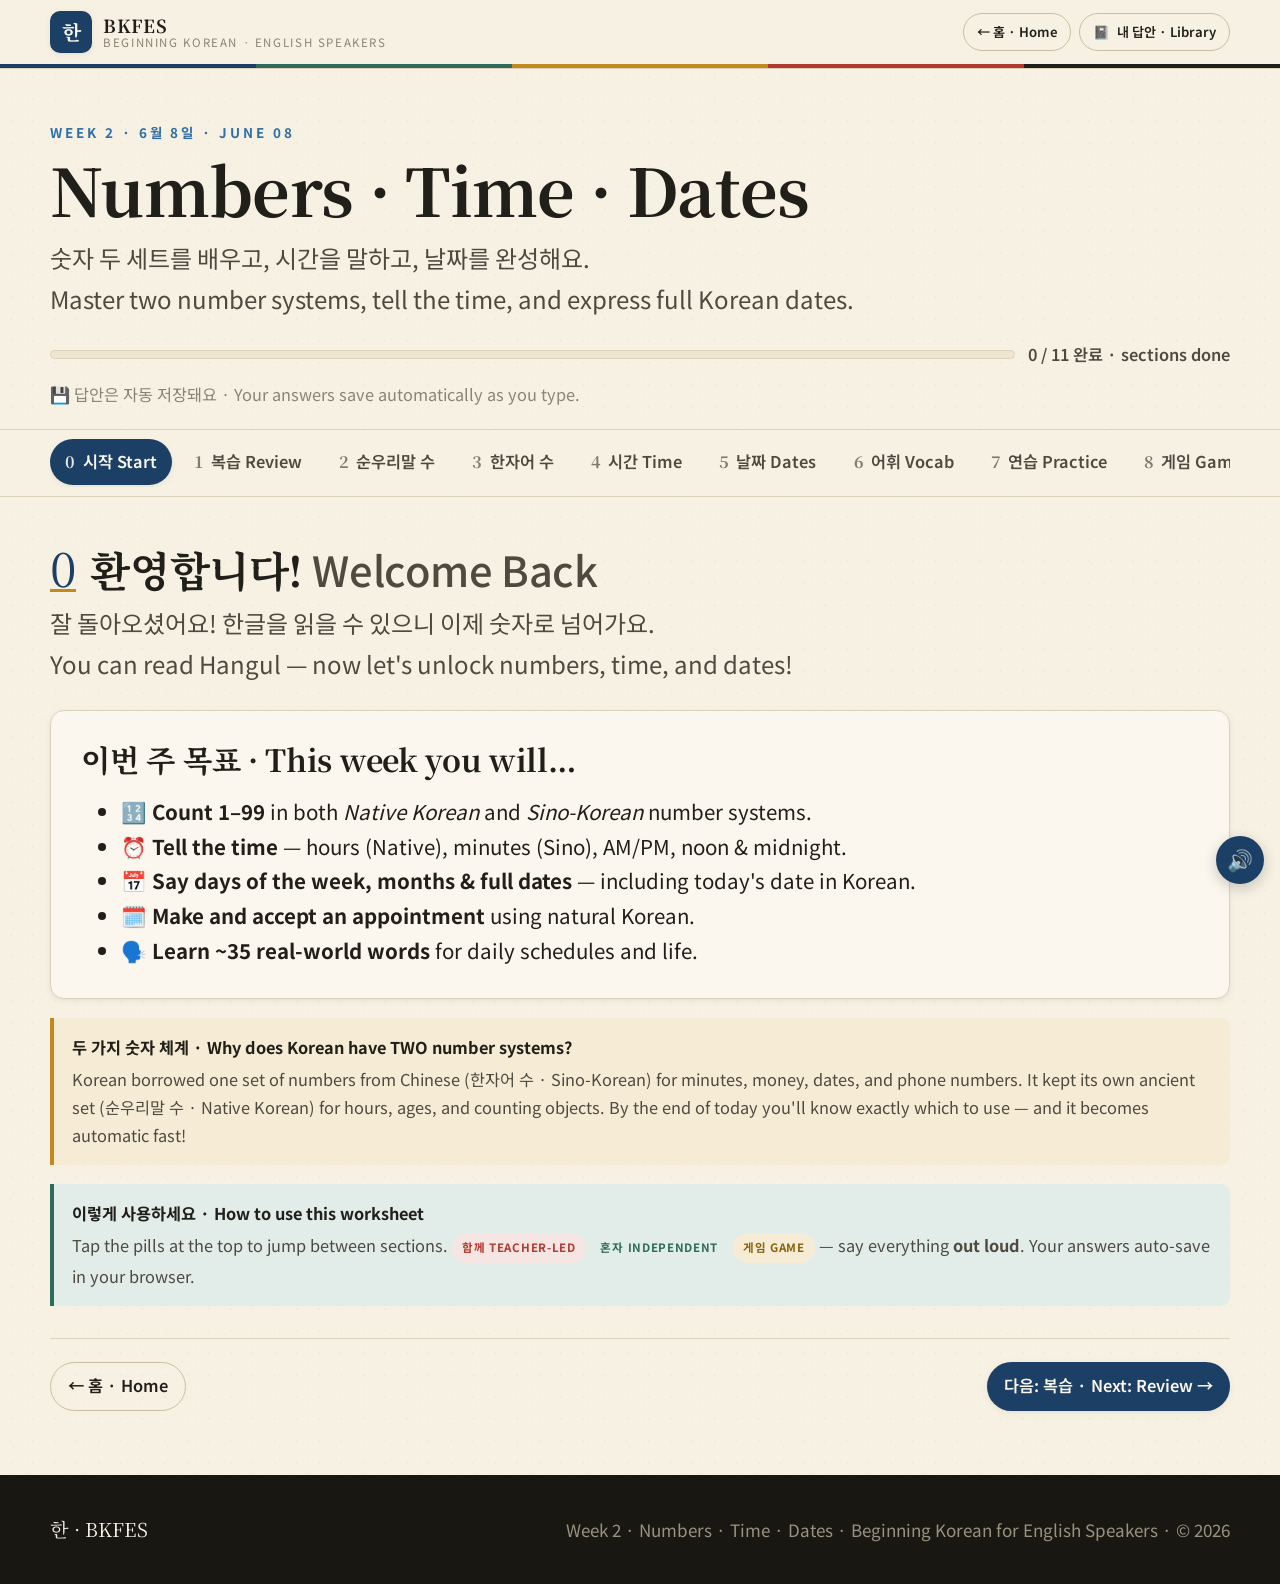
<file: weeks/week02.html>
<!DOCTYPE html>
<html lang="en">
<head>
<meta charset="UTF-8">
<meta name="viewport" content="width=device-width, initial-scale=1.0">
<title>Week 2 · Numbers · Time · Dates · BKFES</title>
<meta name="description" content="Week 2 of Beginning Korean for English Speakers: Native & Sino-Korean numbers, telling time, days of the week, months, and full dates.">
<link rel="preconnect" href="https://fonts.googleapis.com">
<link rel="preconnect" href="https://fonts.gstatic.com" crossorigin>
<link href="https://fonts.googleapis.com/css2?family=Noto+Sans+KR:wght@400;500;700&family=Noto+Serif+KR:wght@500;600;700&display=swap" rel="stylesheet">
<link rel="stylesheet" href="../css/main.css">
<style>
/* ── Week 2 custom interactive styles ─────────────────────────── */

/* Number output display */
.num-display {
  display: flex; align-items: center; gap: 1rem; flex-wrap: wrap;
  margin-top: .75rem;
}
.num-display input[type=number] {
  width: 90px; padding: .5rem .7rem; border: 1.5px solid var(--line-strong);
  border-radius: var(--radius-sm); font-size: 1.1rem; text-align: center;
  background: var(--baek); color: var(--ink);
  transition: border-color .15s;
}
.num-display input[type=number]:focus { outline: none; border-color: var(--cheong-bright); }
.num-out {
  flex: 1; background: var(--cheong); color: var(--hanji-2);
  border-radius: var(--radius-sm); padding: .6rem 1rem;
  font-family: var(--serif); font-size: clamp(1.2rem,3vw,1.8rem); font-weight: 600;
  min-width: 120px; text-align: center;
}
.num-rom { font-size: var(--fs-small); color: var(--ink-faint); font-style: italic; align-self: center; }

/* Clock simulator */
.clock-wrap {
  display: flex; flex-wrap: wrap; gap: 1.5rem; align-items: flex-start; margin: 1rem 0;
}
.clock-face {
  position: relative;
  width: clamp(140px, 28vw, 200px); height: clamp(140px, 28vw, 200px);
  border-radius: 50%; background: var(--hanji-2);
  border: 5px solid var(--cheong); box-shadow: var(--shadow); flex: none;
}
.clock-hand {
  position: absolute; bottom: 50%; left: 50%;
  transform-origin: bottom center; border-radius: 3px 3px 0 0;
}
.clock-h { width: 5px; height: 30%; margin-left: -2.5px; background: var(--ink); }
.clock-m { width: 3px; height: 40%; margin-left: -1.5px; background: var(--cheong); }
.clock-s { width: 2px; height: 44%; margin-left: -1px; background: var(--jeok); }
.clock-center {
  position: absolute; top: 50%; left: 50%;
  width: 12px; height: 12px; background: var(--jeok);
  border-radius: 50%; transform: translate(-50%,-50%); z-index: 5;
}
.clock-controls { flex: 1; min-width: 220px; }
.clock-controls label {
  display: block; font-size: .8rem; font-weight: 700; letter-spacing: .08em;
  text-transform: uppercase; color: var(--ink-faint); margin-bottom: .25rem;
}
.clock-controls label + * { margin-bottom: .8rem; }
.clock-controls input[type=range] { width: 100%; accent-color: var(--cheong); }
.clock-controls select.input { margin-bottom: .8rem; }
.clock-output {
  background: var(--cheong); color: var(--hanji-2);
  border-radius: var(--radius-sm); padding: .85rem 1rem; text-align: center;
  margin-top: .5rem;
}
.clock-output .ko { font-family: var(--serif); font-size: clamp(1.1rem,2.5vw,1.4rem); font-weight: 600; }
.clock-output .rom { font-size: var(--fs-small); opacity: .8; font-style: italic; margin-top: .2rem; }
.clock-output .en  { font-size: var(--fs-small); opacity: .7; margin-top: .1rem; }

/* Clock tick marks */
.clock-tick {
  position: absolute; top: 50%; left: 50%;
  font-size: .45rem; color: var(--ink-faint);
}

/* Calendar */
.cal-nav { display: flex; align-items: center; gap: .75rem; margin-bottom: .5rem; }
.cal-nav strong { flex: 1; text-align: center; font-family: var(--serif); font-size: 1.05rem; color: var(--cheong); }
.cal-nav-btn {
  padding: .3rem .7rem; border: 1.5px solid var(--line-strong);
  border-radius: var(--radius-sm); background: var(--hanji-2); font-weight: 700;
  transition: all .15s;
}
.cal-nav-btn:hover { border-color: var(--cheong); color: var(--cheong); background: var(--cheong-tint); }
.cal-grid { display: grid; grid-template-columns: repeat(7,1fr); gap: 3px; }
.cal-head { text-align: center; font-size: .7rem; font-weight: 700; color: var(--ink-faint); padding: .25rem 0; }
.cal-day {
  text-align: center; padding: clamp(.3rem,.8vw,.5rem) .2rem;
  border-radius: 6px; cursor: pointer; font-size: clamp(.72rem,1.5vw,.88rem);
  border: 1.5px solid transparent; transition: background .12s;
}
.cal-day:hover { background: var(--cheong-tint); }
.cal-day.is-sel { background: var(--cheong); color: var(--hanji-2); }
.cal-day.is-empty { cursor: default; }
.cal-day.is-today { border-color: var(--hwang); font-weight: 700; }
.cal-output {
  margin-top: .75rem; background: var(--hanji-deep);
  border: 1px dashed var(--line-strong); border-radius: var(--radius-sm);
  padding: .8rem 1rem; font-family: var(--serif);
  font-size: clamp(.95rem,2vw,1.1rem); color: var(--cheong);
  text-align: center; min-height: 3rem;
}

/* Counter pick game */
.counter-pool { display: flex; flex-wrap: wrap; gap: .5rem; margin: 1rem 0; }
.counter-chip {
  padding: .5rem 1rem; border: 1.5px solid var(--cheong);
  border-radius: var(--radius-sm); background: var(--hanji-2);
  cursor: pointer; font-size: 1rem; font-family: var(--serif);
  transition: all .15s; user-select: none;
}
.counter-chip:hover { background: var(--cheong-tint); }
.counter-chip.is-sel { background: var(--cheong); color: var(--hanji-2); }
.counter-chip.is-placed { opacity: .35; pointer-events: none; }
.counter-zones { display: grid; grid-template-columns: repeat(auto-fit, minmax(160px,1fr)); gap: .75rem; margin: .75rem 0; }
.counter-zone {
  border: 2px dashed var(--hwang); border-radius: var(--radius-sm);
  padding: .9rem; min-height: 90px; transition: background .12s; cursor: pointer;
}
.counter-zone:hover { background: var(--hwang-tint); }
.counter-zone-lbl { font-weight: 700; color: var(--hwang); font-size: .82rem; margin-bottom: .2rem; }
.counter-zone-sub { font-size: .72rem; color: var(--ink-faint); margin-bottom: .4rem; }
.counter-zone-placed { display: flex; flex-wrap: wrap; gap: .3rem; }
.placed-chip {
  background: var(--jade); color: var(--hanji-2);
  border-radius: 4px; padding: .25rem .6rem; font-size: .88rem;
  cursor: pointer; font-family: var(--serif);
}
.placed-chip:hover { background: var(--jeok); }

/* Appointment builder */
.appt-builder .appt-row { display: flex; flex-wrap: wrap; gap: .5rem; align-items: center; margin-bottom: .6rem; }
.appt-builder .appt-lbl { font-weight: 700; font-size: .82rem; color: var(--ink-faint); letter-spacing: .08em; text-transform: uppercase; min-width: 80px; }
.appt-out {
  margin-top: .75rem; background: var(--cheong); color: var(--hanji-2);
  border-radius: var(--radius-sm); padding: .9rem 1.1rem;
  font-family: var(--serif); font-size: clamp(1rem,2.2vw,1.2rem); text-align: center;
  min-height: 3rem; line-height: 1.6;
}
.appt-out .sub { font-size: var(--fs-small); opacity: .8; margin-top: .3rem; font-style: italic; }
</style>
</head>
<body data-week="week02">

<!-- ══════════ HEADER ══════════════════════════════════════════════ -->
<header class="site-header">
  <div class="wrap site-header__bar">
    <a class="brand" href="../index.html">
      <span class="brand__seal">한</span>
      <span class="brand__txt"><b>BKFES</b><span>Beginning Korean · English Speakers</span></span>
    </a>
    <span class="header-spacer"></span>
    <div class="header-actions" data-name-wrap>
      <span class="faint">👋 <strong data-name-display></strong></span>
    </div>
    <div class="header-actions">
      <a class="btn btn--ghost btn--sm" href="../index.html">← 홈 · Home</a>
      <button class="btn btn--ghost btn--sm js-open-library" type="button">📓 <span class="label-full">내 답안 · Library</span></button>
    </div>
  </div>
  <div class="saekdong saekdong--thin"></div>
</header>

<!-- ══════════ HERO ════════════════════════════════════════════════ -->
<section class="ws-hero">
  <div class="wrap">
    <p class="eyebrow">Week 2 · 6월 8일 · June 08</p>
    <h1>Numbers · Time · Dates</h1>
    <p class="ws-hero__sub">숫자 두 세트를 배우고, 시간을 말하고, 날짜를 완성해요.<br>
    Master two number systems, tell the time, and express full Korean dates.</p>
    <div class="ws-progress">
      <div class="progressbar"><div class="progressbar__fill"></div></div>
      <span class="progresslabel">0 / 11 완료 · sections done</span>
    </div>
    <p class="autosave-note" style="margin-top:.8rem">💾 답안은 자동 저장돼요 · Your answers save automatically as you type.</p>
  </div>
</section>

<!-- ══════════ SECTION NAV PILLS ══════════════════════════════════ -->
<nav class="ws-nav" aria-label="Worksheet sections">
  <div class="wrap">
    <div class="ws-nav__track">
      <button class="pill" data-target="welcome"><span class="pill__no">0</span> 시작 Start</button>
      <button class="pill" data-target="review"><span class="pill__no">1</span> 복습 Review</button>
      <button class="pill" data-target="native"><span class="pill__no">2</span> 순우리말 수</button>
      <button class="pill" data-target="sino"><span class="pill__no">3</span> 한자어 수</button>
      <button class="pill" data-target="time"><span class="pill__no">4</span> 시간 Time</button>
      <button class="pill" data-target="dates"><span class="pill__no">5</span> 날짜 Dates</button>
      <button class="pill" data-target="vocab"><span class="pill__no">6</span> 어휘 Vocab</button>
      <button class="pill" data-target="practice"><span class="pill__no">7</span> 연습 Practice</button>
      <button class="pill" data-target="games"><span class="pill__no">8</span> 게임 Games</button>
      <button class="pill" data-target="dialogue"><span class="pill__no">9</span> 대화 Dialogue</button>
      <button class="pill" data-target="reflect"><span class="pill__no">10</span> 복습 Review</button>
    </div>
  </div>
</nav>

<main class="wrap">

<!-- ══════════════════════════════════════════════════════════════
     PANEL 0 — Welcome
══════════════════════════════════════════════════════════════════ -->
<section class="panel is-active" id="welcome">
  <div class="panel-head">
    <span class="step-no">0</span>
    <div><h2>환영합니다! <span class="panel-head__ko">Welcome Back</span></h2></div>
  </div>
  <p class="panel-intro">잘 돌아오셨어요! 한글을 읽을 수 있으니 이제 숫자로 넘어가요.<br>
  You can read Hangul — now let's unlock numbers, time, and dates!</p>

  <div class="card stack">
    <h3>이번 주 목표 · This week you will…</h3>
    <ul>
      <li>🔢 <strong>Count 1–99</strong> in both <em>Native Korean</em> and <em>Sino-Korean</em> number systems.</li>
      <li>⏰ <strong>Tell the time</strong> — hours (Native), minutes (Sino), AM/PM, noon &amp; midnight.</li>
      <li>📅 <strong>Say days of the week, months &amp; full dates</strong> — including today's date in Korean.</li>
      <li>🗓️ <strong>Make and accept an appointment</strong> using natural Korean.</li>
      <li>🗣️ <strong>Learn ~35 real-world words</strong> for daily schedules and life.</li>
    </ul>
  </div>

  <div class="note note--gold">
    <h4>두 가지 숫자 체계 · Why does Korean have TWO number systems?</h4>
    <p>Korean borrowed one set of numbers from Chinese (한자어 수 · Sino-Korean) for minutes, money, dates, and phone numbers. It kept its own ancient set (순우리말 수 · Native Korean) for hours, ages, and counting objects. By the end of today you'll know exactly which to use — and it becomes automatic fast!</p>
  </div>

  <div class="note note--jade">
    <h4>이렇게 사용하세요 · How to use this worksheet</h4>
    <p>Tap the pills at the top to jump between sections.
    <span class="mode mode--teacher">함께 Teacher-led</span>
    <span class="mode mode--solo">혼자 Independent</span>
    <span class="mode mode--play">게임 Game</span>
    — say everything <strong>out loud</strong>. Your answers auto-save in your browser.</p>
  </div>

  <div class="panel-foot">
    <a class="btn btn--ghost" href="../index.html">← 홈 · Home</a>
    <button class="btn btn--primary js-next">다음: 복습 · Next: Review →</button>
  </div>
</section>

<!-- ══════════════════════════════════════════════════════════════
     PANEL 1 — Week 1 Review
══════════════════════════════════════════════════════════════════ -->
<section class="panel" id="review">
  <div class="panel-head">
    <span class="step-no">1</span>
    <div><h2>복습 <span class="panel-head__ko">Week 1 Quick Review</span></h2></div>
  </div>
  <p class="panel-intro">먼저 지난주를 빠르게 점검해요 — 소리 내어 읽어 보세요!<br>
  Let's quickly check Week 1 before moving forward — say everything out loud!</p>
  <div class="mode-tags"><span class="mode mode--teacher">함께 Teacher-led</span></div>

  <table class="vocab">
    <caption>핵심 표현 복습 · Key phrases from Week 1</caption>
    <thead><tr><th>한국어</th><th>로마자</th><th>English</th></tr></thead>
    <tbody>
      <tr><td class="v-ko">안녕하세요</td><td class="v-rom">annyeonghaseyo</td><td class="v-en">Hello (polite)</td></tr>
      <tr><td class="v-ko">제 이름은 ___이에요/예요</td><td class="v-rom">je ireumeun…</td><td class="v-en">My name is ___</td></tr>
      <tr><td class="v-ko">저는 ___에서 왔어요</td><td class="v-rom">jeoneun…-eseo wasseoyo</td><td class="v-en">I'm from ___</td></tr>
      <tr><td class="v-ko">만나서 반갑습니다</td><td class="v-rom">mannaseo bangapseumnida</td><td class="v-en">Nice to meet you</td></tr>
      <tr><td class="v-ko">감사합니다</td><td class="v-rom">gamsahamnida</td><td class="v-en">Thank you</td></tr>
      <tr><td class="v-ko">괜찮아요</td><td class="v-rom">gwaenchanayo</td><td class="v-en">It's okay / No problem</td></tr>
    </tbody>
  </table>

  <div class="exercise" data-quiz="w1-review" style="margin-top:1.4rem">
    <div class="game__head">
      <h3>✏️ 빠른 셀프 체크 · Quick self-check</h3>
      <span class="game__score">점수 · Score: 0 / 4</span>
    </div>
    <div class="mode-tags"><span class="mode mode--solo">혼자 Independent</span></div>
    <p class="muted">Tap an answer to check it instantly. Say the correct one aloud!</p>

    <div class="quiz-q" data-explain="감사합니다 = thank you. 죄송합니다 = sorry.">
      <div class="stem">1. <span class="big">감사합니다</span> means…</div>
      <div class="choices">
        <button class="choice" data-correct="true">Thank you</button>
        <button class="choice">I'm sorry</button>
        <button class="choice">Goodbye</button>
        <button class="choice">Excuse me</button>
      </div>
      <div class="quiz-feedback"></div>
    </div>

    <div class="quiz-q" data-explain="Vowel-ending name → 예요. Consonant-ending name → 이에요.">
      <div class="stem">2. Your name ends in a <strong>vowel</strong>. You say: 제 이름은 ___ …</div>
      <div class="choices">
        <button class="choice" data-correct="true">예요</button>
        <button class="choice">이에요</button>
        <button class="choice">입니다</button>
        <button class="choice">예요?</button>
      </div>
      <div class="quiz-feedback"></div>
    </div>

    <div class="quiz-q" data-explain="ㅁ (m) + ㅣ (i) = 미. Try to visualise the syllable block!">
      <div class="stem">3. ㅁ + ㅣ =</div>
      <div class="choices">
        <button class="choice" data-correct="true">미</button>
        <button class="choice">나</button>
        <button class="choice">소</button>
        <button class="choice">무</button>
      </div>
      <div class="quiz-feedback"></div>
    </div>

    <div class="quiz-q" data-explain="화장실 is one of the most useful words you can know!">
      <div class="stem">4. <span class="big">화장실</span> means…</div>
      <div class="choices">
        <button class="choice" data-correct="true">Restroom</button>
        <button class="choice">School</button>
        <button class="choice">Water</button>
        <button class="choice">Family</button>
      </div>
      <div class="quiz-feedback"></div>
    </div>
  </div>

  <div class="panel-foot">
    <button class="btn btn--ghost js-prev">← 이전 · Back</button>
    <button class="btn btn--primary js-next">다음: 순우리말 수 · Next: Native Numbers →</button>
  </div>
</section>

<!-- ══════════════════════════════════════════════════════════════
     PANEL 2 — Native Korean Numbers
══════════════════════════════════════════════════════════════════ -->
<section class="panel" id="native">
  <div class="panel-head">
    <span class="step-no">2</span>
    <div><h2>순우리말 수 <span class="panel-head__ko">Native Korean Numbers</span></h2></div>
  </div>
  <p class="panel-intro">한국 고유의 숫자예요 — 시간(시), 나이(살), 물건 세기(개)에 써요.<br>
  Korea's own ancient numbers — used for hours, ages, and counting objects.</p>
  <div class="mode-tags"><span class="mode mode--teacher">함께 Teacher-led</span><span class="mode mode--solo">혼자 Independent</span></div>

  <div class="note note--gold">
    <h4>📌 순우리말 수를 쓰는 경우 · When to use Native Korean numbers</h4>
    <p>시 (hours on a clock) &nbsp;·&nbsp; 살 (age in years) &nbsp;·&nbsp; 개 (counting objects) &nbsp;·&nbsp; 명 (counting people) &nbsp;·&nbsp; 층 (floor of a building)</p>
  </div>

  <h3 style="margin-top:1.6rem">1–10</h3>
  <div class="glyph-grid">
    <div class="glyph"><div class="glyph__char">하나</div><div class="glyph__rom">hana</div><div class="glyph__name">1</div></div>
    <div class="glyph"><div class="glyph__char">둘</div><div class="glyph__rom">dul</div><div class="glyph__name">2</div></div>
    <div class="glyph"><div class="glyph__char">셋</div><div class="glyph__rom">set</div><div class="glyph__name">3</div></div>
    <div class="glyph"><div class="glyph__char">넷</div><div class="glyph__rom">net</div><div class="glyph__name">4</div></div>
    <div class="glyph"><div class="glyph__char">다섯</div><div class="glyph__rom">daseot</div><div class="glyph__name">5</div></div>
    <div class="glyph"><div class="glyph__char">여섯</div><div class="glyph__rom">yeoseot</div><div class="glyph__name">6</div></div>
    <div class="glyph"><div class="glyph__char">일곱</div><div class="glyph__rom">ilgop</div><div class="glyph__name">7</div></div>
    <div class="glyph"><div class="glyph__char">여덟</div><div class="glyph__rom">yeodeol</div><div class="glyph__name">8</div></div>
    <div class="glyph"><div class="glyph__char">아홉</div><div class="glyph__rom">ahop</div><div class="glyph__name">9</div></div>
    <div class="glyph"><div class="glyph__char">열</div><div class="glyph__rom">yeol</div><div class="glyph__name">10</div></div>
  </div>

  <h3 style="margin-top:1.8rem">11–90 — 십의 자리 · Tens</h3>
  <p class="muted">Combine tens + ones: <strong>열 (10) + 하나 (1) = 열하나 (11)</strong>. Simple!</p>
  <div class="glyph-grid" style="grid-template-columns:repeat(auto-fill,minmax(120px,1fr))">
    <div class="glyph"><div class="glyph__char">스물</div><div class="glyph__rom">seumul</div><div class="glyph__name">20</div><div class="glyph__hint">스물하나 = 21</div></div>
    <div class="glyph"><div class="glyph__char">서른</div><div class="glyph__rom">seoreun</div><div class="glyph__name">30</div><div class="glyph__hint">서른둘 = 32</div></div>
    <div class="glyph"><div class="glyph__char">마흔</div><div class="glyph__rom">maheun</div><div class="glyph__name">40</div><div class="glyph__hint">마흔셋 = 43</div></div>
    <div class="glyph"><div class="glyph__char">쉰</div><div class="glyph__rom">swin</div><div class="glyph__name">50</div><div class="glyph__hint">쉰다섯 = 55</div></div>
    <div class="glyph"><div class="glyph__char">예순</div><div class="glyph__rom">yesun</div><div class="glyph__name">60</div><div class="glyph__hint">예순일곱 = 67</div></div>
    <div class="glyph"><div class="glyph__char">일흔</div><div class="glyph__rom">ilheun</div><div class="glyph__name">70</div><div class="glyph__hint">일흔여덟 = 78</div></div>
    <div class="glyph"><div class="glyph__char">여든</div><div class="glyph__rom">yeodeun</div><div class="glyph__name">80</div><div class="glyph__hint">여든아홉 = 89</div></div>
    <div class="glyph"><div class="glyph__char">아흔</div><div class="glyph__rom">aheun</div><div class="glyph__name">90</div></div>
  </div>

  <div class="note note--red" style="margin-top:1.6rem">
    <h4>⚠️ 중요! Counter shortening rule — 조수사 앞에서 줄어요</h4>
    <p>Before a counter word, some numbers shorten:<br>
    <strong>하나 → 한</strong> &nbsp;|&nbsp; <strong>둘 → 두</strong> &nbsp;|&nbsp; <strong>셋 → 세</strong> &nbsp;|&nbsp; <strong>넷 → 네</strong><br>
    예: 사과 <strong>한</strong> 개 (one apple) ✓ &nbsp;&nbsp; NOT: 사과 하나 개 ✗</p>
  </div>

  <div class="exercise" style="margin-top:1.4rem">
    <h3>🧮 숫자 변환기 · Native Number Builder</h3>
    <div class="mode-tags"><span class="mode mode--play">게임 Try it</span></div>
    <p class="muted">Type any number 1–99 to see it in Native Korean instantly.</p>
    <div class="num-display">
      <input type="number" id="nativeIn" min="1" max="99" value="7">
      <div class="num-out" id="nativeOut">일곱</div>
      <span class="num-rom" id="nativeRom">ilgop</span>
    </div>
  </div>

  <div class="exercise" style="margin-top:1rem">
    <h3>✏️ 연습 · Counter practice</h3>
    <div class="mode-tags"><span class="mode mode--solo">혼자 Independent</span></div>
    <div class="q">
      <div class="q__prompt"><span class="qn">1.</span> 사과 세 개 — what does this mean?</div>
      <input class="input" type="text" placeholder="Three apples (사과 = apple, 개 = counter for objects)" data-save="native_q1" data-label="Counter: 사과 세 개">
    </div>
    <div class="q">
      <div class="q__prompt"><span class="qn">2.</span> Write "five people" using 명</div>
      <div class="fillrow">
        <input class="input inline-input" type="text" placeholder="사람 ___ 명" data-save="native_q2" data-label="Counter: five people">
      </div>
    </div>
    <div class="q">
      <div class="q__prompt"><span class="qn">3.</span> How old are you? Write it in Korean.</div>
      <div class="fillrow">
        <span class="cue">저는</span>
        <input class="input inline-input" type="text" placeholder="____" data-save="native_age" data-label="My age in Korean">
        <span class="cue">살이에요.</span>
      </div>
    </div>
  </div>

  <div class="panel-foot">
    <button class="btn btn--ghost js-prev">← 이전 · Back</button>
    <button class="btn btn--primary js-next">다음: 한자어 수 · Next: Sino-Korean Numbers →</button>
  </div>
</section>

<!-- ══════════════════════════════════════════════════════════════
     PANEL 3 — Sino-Korean Numbers
══════════════════════════════════════════════════════════════════ -->
<section class="panel" id="sino">
  <div class="panel-head">
    <span class="step-no">3</span>
    <div><h2>한자어 수 <span class="panel-head__ko">Sino-Korean Numbers</span></h2></div>
  </div>
  <p class="panel-intro">한자(漢字)에서 온 숫자예요 — 분, 월, 년, 돈, 전화번호에 써요.<br>
  Borrowed from Chinese characters — used for minutes, dates, money, phone numbers.</p>
  <div class="mode-tags"><span class="mode mode--teacher">함께 Teacher-led</span><span class="mode mode--solo">혼자 Independent</span></div>

  <div class="note note--gold">
    <h4>📌 한자어 수를 쓰는 경우 · When to use Sino-Korean numbers</h4>
    <p>분 (minutes) &nbsp;·&nbsp; 월 (month) &nbsp;·&nbsp; 년 (year) &nbsp;·&nbsp; 원 (won / money) &nbsp;·&nbsp; 번 (number / times) &nbsp;·&nbsp; 전화번호 (phone number)</p>
  </div>

  <h3 style="margin-top:1.6rem">0–10</h3>
  <div class="glyph-grid">
    <div class="glyph"><div class="glyph__char">영/공</div><div class="glyph__rom">yeong/gong</div><div class="glyph__name">0</div><div class="glyph__hint">공 for phone #s</div></div>
    <div class="glyph"><div class="glyph__char">일</div><div class="glyph__rom">il</div><div class="glyph__name">1</div></div>
    <div class="glyph"><div class="glyph__char">이</div><div class="glyph__rom">i</div><div class="glyph__name">2</div></div>
    <div class="glyph"><div class="glyph__char">삼</div><div class="glyph__rom">sam</div><div class="glyph__name">3</div></div>
    <div class="glyph"><div class="glyph__char">사</div><div class="glyph__rom">sa</div><div class="glyph__name">4</div></div>
    <div class="glyph"><div class="glyph__char">오</div><div class="glyph__rom">o</div><div class="glyph__name">5</div></div>
    <div class="glyph"><div class="glyph__char">육</div><div class="glyph__rom">yuk</div><div class="glyph__name">6</div></div>
    <div class="glyph"><div class="glyph__char">칠</div><div class="glyph__rom">chil</div><div class="glyph__name">7</div></div>
    <div class="glyph"><div class="glyph__char">팔</div><div class="glyph__rom">pal</div><div class="glyph__name">8</div></div>
    <div class="glyph"><div class="glyph__char">구</div><div class="glyph__rom">gu</div><div class="glyph__name">9</div></div>
    <div class="glyph"><div class="glyph__char">십</div><div class="glyph__rom">sip</div><div class="glyph__name">10</div></div>
  </div>

  <h3 style="margin-top:1.8rem">11–100 — 규칙적이에요! · Very regular!</h3>
  <div class="note note--jade">
    <h4>패턴 · The pattern: tens-digit + 십 + ones-digit</h4>
    <p>
      <strong>십일</strong> = 11 &nbsp;|&nbsp; <strong>이십</strong> = 20 &nbsp;|&nbsp; <strong>삼십칠</strong> = 37 &nbsp;|&nbsp; <strong>구십구</strong> = 99<br>
      <strong>백</strong> = 100 &nbsp;|&nbsp; <strong>천</strong> = 1,000 &nbsp;|&nbsp; <strong>만</strong> = 10,000
    </p>
  </div>

  <div class="exercise" style="margin-top:1rem">
    <h3>🧮 한자어 변환기 · Sino-Korean Number Builder</h3>
    <div class="mode-tags"><span class="mode mode--play">게임 Try it</span></div>
    <p class="muted">Type any number 0–9,999 to see it in Sino-Korean.</p>
    <div class="num-display">
      <input type="number" id="sinoIn" min="0" max="9999" value="25">
      <div class="num-out" id="sinoOut">이십오</div>
      <span class="num-rom" id="sinoRom">i-sip-o</span>
    </div>
  </div>

  <table class="vocab" style="margin-top:1.4rem">
    <caption>📦 조수사 Top 3 Counters</caption>
    <thead><tr><th>Counter</th><th>로마자</th><th>Used for</th><th>Example</th></tr></thead>
    <tbody>
      <tr><td class="v-ko">개</td><td class="v-rom">gae</td><td class="v-en">general objects (things)</td><td class="v-en">사과 두 개 — two apples</td></tr>
      <tr><td class="v-ko">명</td><td class="v-rom">myeong</td><td class="v-en">people</td><td class="v-en">학생 세 명 — three students</td></tr>
      <tr><td class="v-ko">살</td><td class="v-rom">sal</td><td class="v-en">years of age</td><td class="v-en">스물다섯 살 — 25 years old</td></tr>
    </tbody>
  </table>

  <div class="exercise" style="margin-top:1rem">
    <h3>✏️ 연습 · Sino-Korean practice</h3>
    <div class="mode-tags"><span class="mode mode--solo">혼자 Independent</span></div>
    <div class="q">
      <div class="q__prompt"><span class="qn">1.</span> Write 45 in Sino-Korean (for 45 minutes)</div>
      <div class="fillrow">
        <input class="input inline-input" type="text" placeholder="___" data-save="sino_45" data-label="Write 45 in Sino-Korean">
        <span class="cue">분</span>
      </div>
    </div>
    <div class="q">
      <div class="q__prompt"><span class="qn">2.</span> Write your birth year in Korean (e.g. 1995 = 천구백구십오년)</div>
      <input class="input" type="text" placeholder="___년" data-save="sino_birthyear" data-label="My birth year in Korean">
    </div>
    <div class="q">
      <div class="q__prompt"><span class="qn">3.</span> How much is 3,500원? Write it out.</div>
      <input class="input" type="text" placeholder="삼천오백 원" data-save="sino_money" data-label="Write 3,500 won in Korean">
    </div>
  </div>

  <div class="panel-foot">
    <button class="btn btn--ghost js-prev">← 이전 · Back</button>
    <button class="btn btn--primary js-next">다음: 시간 · Next: Telling Time →</button>
  </div>
</section>

<!-- ══════════════════════════════════════════════════════════════
     PANEL 4 — Telling Time
══════════════════════════════════════════════════════════════════ -->
<section class="panel" id="time">
  <div class="panel-head">
    <span class="step-no">4</span>
    <div><h2>시간 <span class="panel-head__ko">Telling Time</span></h2></div>
  </div>
  <p class="panel-intro">지금 몇 시예요? — 시간 말하는 법을 배워요!<br>
  "What time is it?" — let's learn to tell the time in Korean!</p>
  <div class="mode-tags"><span class="mode mode--teacher">함께 Teacher-led</span></div>

  <div class="note note--gold">
    <h4>⏰ 핵심 규칙 · The Golden Rule</h4>
    <p><strong>시 (o'clock / hours)</strong> → Native Korean &nbsp;|&nbsp; <strong>분 (minutes)</strong> → Sino-Korean<br>
    오전 (AM) &nbsp;·&nbsp; 오후 (PM) &nbsp;·&nbsp; 정오 (noon) &nbsp;·&nbsp; 자정 (midnight) &nbsp;·&nbsp; 반 (half / :30)</p>
  </div>

  <table class="vocab" style="margin-top:1rem">
    <caption>핵심 표현 · Key time expressions</caption>
    <thead><tr><th>한국어</th><th>로마자</th><th>English</th></tr></thead>
    <tbody>
      <tr><td class="v-ko">몇 시예요?</td><td class="v-rom">myeot siyeyo?</td><td class="v-en">What time is it?</td></tr>
      <tr><td class="v-ko">세 시예요</td><td class="v-rom">se siyeyo</td><td class="v-en">It is 3 o'clock</td></tr>
      <tr><td class="v-ko">두 시 반이에요</td><td class="v-rom">du si ban-ieyo</td><td class="v-en">It's 2:30</td></tr>
      <tr><td class="v-ko">오전 열 시</td><td class="v-rom">ojeon yeol si</td><td class="v-en">10 AM</td></tr>
      <tr><td class="v-ko">오후 다섯 시</td><td class="v-rom">ohu daseot si</td><td class="v-en">5 PM</td></tr>
      <tr><td class="v-ko">열두 시 삼십 분이에요</td><td class="v-rom">yeoldu si samsip bunieyo</td><td class="v-en">It's 12:30</td></tr>
      <tr><td class="v-ko">정각</td><td class="v-rom">jeonggak</td><td class="v-en">exactly on the hour</td></tr>
    </tbody>
  </table>

  <div class="game" style="margin-top:1.4rem">
    <div class="game__head">
      <h3>🕰️ 시계 시뮬레이터 · Interactive Clock</h3>
    </div>
    <div class="mode-tags"><span class="mode mode--play">게임 Try it</span></div>
    <p class="muted">Move the sliders to set a time — the Korean sentence updates instantly! Say it aloud!</p>

    <div class="clock-wrap">
      <div class="clock-face" id="clockFace">
        <div class="clock-hand clock-h" id="hHand"></div>
        <div class="clock-hand clock-m" id="mHand"></div>
        <div class="clock-hand clock-s" id="sHand"></div>
        <div class="clock-center"></div>
      </div>
      <div class="clock-controls">
        <label>시 · Hour: <strong id="hVal">3</strong></label>
        <input type="range" id="hSlider" min="1" max="12" value="3">
        <label>분 · Minute: <strong id="mVal">00</strong></label>
        <input type="range" id="mSlider" min="0" max="59" value="0">
        <label>오전 / 오후</label>
        <select class="input" id="apSelect">
          <option value="오전">오전 AM</option>
          <option value="오후">오후 PM</option>
        </select>
        <div class="clock-output" id="clockOut">
          <div class="ko">오후 세 시예요</div>
          <div class="rom">ohu se siyeyo</div>
          <div class="en">It is 3:00 PM</div>
        </div>
      </div>
    </div>
  </div>

  <div class="exercise" style="margin-top:1rem">
    <h3>✏️ 시간 쓰기 · Write the time in Korean</h3>
    <div class="mode-tags"><span class="mode mode--solo">혼자 Independent</span></div>
    <div class="q">
      <div class="q__prompt"><span class="qn">1.</span> 7:00 AM</div>
      <input class="input" type="text" placeholder="오전 일곱 시예요" data-save="time_7am" data-label="Write 7:00 AM in Korean">
    </div>
    <div class="q">
      <div class="q__prompt"><span class="qn">2.</span> 2:30 PM</div>
      <input class="input" type="text" placeholder="오후 두 시 반이에요" data-save="time_230pm" data-label="Write 2:30 PM in Korean">
    </div>
    <div class="q">
      <div class="q__prompt"><span class="qn">3.</span> 10:15 AM</div>
      <input class="input" type="text" placeholder="오전 열 시 십오 분이에요" data-save="time_1015am" data-label="Write 10:15 AM in Korean">
    </div>
    <div class="q">
      <div class="q__prompt"><span class="qn">4.</span> What time do you usually wake up? (몇 시에 일어나요?)</div>
      <div class="fillrow">
        <span class="cue">저는 보통</span>
        <input class="input inline-input" type="text" placeholder="____" data-save="time_wakeup" data-label="What time I wake up">
        <span class="cue">에 일어나요.</span>
      </div>
    </div>
  </div>

  <div class="panel-foot">
    <button class="btn btn--ghost js-prev">← 이전 · Back</button>
    <button class="btn btn--primary js-next">다음: 날짜 · Next: Days &amp; Dates →</button>
  </div>
</section>

<!-- ══════════════════════════════════════════════════════════════
     PANEL 5 — Days, Months, Dates
══════════════════════════════════════════════════════════════════ -->
<section class="panel" id="dates">
  <div class="panel-head">
    <span class="step-no">5</span>
    <div><h2>날짜 <span class="panel-head__ko">Days · Months · Dates</span></h2></div>
  </div>
  <p class="panel-intro">오늘이 무슨 요일이에요? 오늘 날짜가 어떻게 돼요?<br>
  What day is it? What is today's date? — Let's find out in Korean!</p>
  <div class="mode-tags"><span class="mode mode--teacher">함께 Teacher-led</span></div>

  <table class="vocab">
    <caption>요일 Days of the Week</caption>
    <thead><tr><th>한국어</th><th>로마자</th><th>English</th><th>한자 Hanja hint</th></tr></thead>
    <tbody>
      <tr><td class="v-ko">월요일</td><td class="v-rom">woryoil</td><td class="v-en">Monday</td><td class="v-en">月 — Moon / month</td></tr>
      <tr><td class="v-ko">화요일</td><td class="v-rom">hwayoil</td><td class="v-en">Tuesday</td><td class="v-en">火 — Fire</td></tr>
      <tr><td class="v-ko">수요일</td><td class="v-rom">suyoil</td><td class="v-en">Wednesday</td><td class="v-en">水 — Water</td></tr>
      <tr><td class="v-ko">목요일</td><td class="v-rom">mogyoil</td><td class="v-en">Thursday</td><td class="v-en">木 — Wood / tree</td></tr>
      <tr><td class="v-ko">금요일</td><td class="v-rom">geumyoil</td><td class="v-en">Friday</td><td class="v-en">金 — Gold / metal</td></tr>
      <tr><td class="v-ko">토요일</td><td class="v-rom">toyoil</td><td class="v-en">Saturday</td><td class="v-en">土 — Earth / soil</td></tr>
      <tr><td class="v-ko">일요일</td><td class="v-rom">iryoil</td><td class="v-en">Sunday</td><td class="v-en">日 — Sun / day</td></tr>
    </tbody>
  </table>

  <div class="note note--jade" style="margin-top:1.2rem">
    <h4>🌏 문화 노트 · Culture note — the Five Elements</h4>
    <p>Korean weekday names come from the five Taoist cosmic elements (오행) plus the Sun and Moon — the same system used in Japan and China. 금요일 (Gold day) = Friday. 수요일 (Water day) = Wednesday. Once you know the Hanja, you never forget the days!</p>
  </div>

  <table class="vocab" style="margin-top:1.4rem">
    <caption>월 Months — Sino-Korean number + 월</caption>
    <thead><tr><th>Month</th><th>한국어</th><th>Month</th><th>한국어</th></tr></thead>
    <tbody>
      <tr><td class="v-en">January</td><td class="v-ko">일월 (1월)</td><td class="v-en">July</td><td class="v-ko">칠월 (7월)</td></tr>
      <tr><td class="v-en">February</td><td class="v-ko">이월 (2월)</td><td class="v-en">August</td><td class="v-ko">팔월 (8월)</td></tr>
      <tr><td class="v-en">March</td><td class="v-ko">삼월 (3월)</td><td class="v-en">September</td><td class="v-ko">구월 (9월)</td></tr>
      <tr><td class="v-en">April</td><td class="v-ko">사월 (4월)</td><td class="v-en">October</td><td class="v-ko">시월 (10월) ⚠️</td></tr>
      <tr><td class="v-en">May</td><td class="v-ko">오월 (5월)</td><td class="v-en">November</td><td class="v-ko">십일월 (11월)</td></tr>
      <tr><td class="v-en">June</td><td class="v-ko">유월 (6월) ⚠️</td><td class="v-en">December</td><td class="v-ko">십이월 (12월)</td></tr>
    </tbody>
  </table>
  <p class="faint" style="margin-top:.4rem">⚠️ 예외 두 개 · Two irregular months: 6월 = <strong>유월</strong> (not 육월) · 10월 = <strong>시월</strong> (not 십월) — spoken contractions.</p>

  <div class="note note--gold" style="margin-top:1.2rem">
    <h4>📅 날짜 공식 · Full date formula</h4>
    <p><strong>[Year]년 [Month]월 [Day]일</strong><br>
    Example: <strong>이천이십육년 유월 팔일</strong> = June 8, 2026<br>
    오늘은 무슨 요일이에요? · What day is today?<br>
    오늘은 <strong>___요일</strong>이에요.</p>
  </div>

  <div class="game" style="margin-top:1.4rem">
    <div class="game__head"><h3>📅 날짜 선택기 · Date Picker</h3></div>
    <div class="mode-tags"><span class="mode mode--play">게임 Try it</span></div>
    <p class="muted">Tap any day to see it as a full Korean date expression!</p>
    <div style="max-width:420px">
      <div class="cal-nav">
        <button class="cal-nav-btn" id="calPrev">◀</button>
        <strong id="calTitle"></strong>
        <button class="cal-nav-btn" id="calNext">▶</button>
      </div>
      <div class="cal-grid" id="calGrid"></div>
      <div class="cal-output" id="calOut">← 날짜를 선택하세요 · Tap a date above</div>
    </div>
  </div>

  <div class="exercise" style="margin-top:1rem">
    <h3>✏️ 날짜 쓰기 · Write the date</h3>
    <div class="mode-tags"><span class="mode mode--solo">혼자 Independent</span></div>
    <div class="q">
      <div class="q__prompt"><span class="qn">1.</span> Write today's date in Korean</div>
      <input class="input" type="text" placeholder="이천이십육년 유월 ___일" data-save="date_today" data-label="Today's date in Korean">
    </div>
    <div class="q">
      <div class="q__prompt"><span class="qn">2.</span> Write your birthday (생일) in Korean</div>
      <input class="input" type="text" placeholder="___년 ___월 ___일" data-save="date_bday" data-label="My birthday in Korean">
    </div>
    <div class="q">
      <div class="q__prompt"><span class="qn">3.</span> What day of the week is tomorrow? (내일은?)</div>
      <div class="fillrow">
        <span class="cue">내일은</span>
        <input class="input inline-input" type="text" placeholder="___요일" data-save="date_tomorrow" data-label="What day is tomorrow">
        <span class="cue">이에요.</span>
      </div>
    </div>
  </div>

  <div class="panel-foot">
    <button class="btn btn--ghost js-prev">← 이전 · Back</button>
    <button class="btn btn--primary js-next">다음: 어휘 · Next: Vocabulary →</button>
  </div>
</section>

<!-- ══════════════════════════════════════════════════════════════
     PANEL 6 — Vocabulary
══════════════════════════════════════════════════════════════════ -->
<section class="panel" id="vocab">
  <div class="panel-head">
    <span class="step-no">6</span>
    <div><h2>어휘 <span class="panel-head__ko">Vocabulary</span></h2></div>
  </div>
  <p class="panel-intro">Read each word aloud, then cover the English and test yourself.</p>
  <div class="mode-tags"><span class="mode mode--teacher">함께 Read aloud together</span><span class="mode mode--solo">혼자 Self-test</span></div>

  <table class="vocab">
    <caption>① 시간 표현 · Time expressions</caption>
    <thead><tr><th>한국어</th><th>로마자</th><th>English</th></tr></thead>
    <tbody>
      <tr><td class="v-ko">지금</td><td class="v-rom">jigeum</td><td class="v-en">now</td></tr>
      <tr><td class="v-ko">오늘</td><td class="v-rom">oneul</td><td class="v-en">today</td></tr>
      <tr><td class="v-ko">내일</td><td class="v-rom">naeil</td><td class="v-en">tomorrow</td></tr>
      <tr><td class="v-ko">어제</td><td class="v-rom">eoje</td><td class="v-en">yesterday</td></tr>
      <tr><td class="v-ko">아침</td><td class="v-rom">achim</td><td class="v-en">morning</td></tr>
      <tr><td class="v-ko">점심</td><td class="v-rom">jeomsim</td><td class="v-en">lunch / noon</td></tr>
      <tr><td class="v-ko">저녁</td><td class="v-rom">jeonyeok</td><td class="v-en">evening / dinner</td></tr>
      <tr><td class="v-ko">밤</td><td class="v-rom">bam</td><td class="v-en">night</td></tr>
      <tr><td class="v-ko">이번 주</td><td class="v-rom">ibeon ju</td><td class="v-en">this week</td></tr>
      <tr><td class="v-ko">다음 주</td><td class="v-rom">daeum ju</td><td class="v-en">next week</td></tr>
      <tr><td class="v-ko">주말</td><td class="v-rom">jumal</td><td class="v-en">weekend</td></tr>
      <tr><td class="v-ko">언제</td><td class="v-rom">eonje</td><td class="v-en">when</td></tr>
    </tbody>
  </table>

  <table class="vocab" style="margin-top:1.4rem">
    <caption>② 숫자 관련 · Numbers in everyday life</caption>
    <thead><tr><th>한국어</th><th>로마자</th><th>English</th></tr></thead>
    <tbody>
      <tr><td class="v-ko">몇</td><td class="v-rom">myeot</td><td class="v-en">how many / what (number)</td></tr>
      <tr><td class="v-ko">몇 살이에요?</td><td class="v-rom">myeot sarieyo?</td><td class="v-en">How old are you?</td></tr>
      <tr><td class="v-ko">몇 시예요?</td><td class="v-rom">myeot siyeyo?</td><td class="v-en">What time is it?</td></tr>
      <tr><td class="v-ko">전화번호</td><td class="v-rom">jeonhwa beonho</td><td class="v-en">phone number</td></tr>
      <tr><td class="v-ko">얼마예요?</td><td class="v-rom">eolmayeyo?</td><td class="v-en">How much is it?</td></tr>
      <tr><td class="v-ko">원</td><td class="v-rom">won</td><td class="v-en">Korean won (₩)</td></tr>
    </tbody>
  </table>

  <table class="vocab" style="margin-top:1.4rem">
    <caption>③ 약속 · Appointments &amp; schedules</caption>
    <thead><tr><th>한국어</th><th>로마자</th><th>English</th></tr></thead>
    <tbody>
      <tr><td class="v-ko">약속</td><td class="v-rom">yaksok</td><td class="v-en">appointment / promise / plan</td></tr>
      <tr><td class="v-ko">시간 있어요?</td><td class="v-rom">sigan isseoyo?</td><td class="v-en">Do you have time? Are you free?</td></tr>
      <tr><td class="v-ko">만나다</td><td class="v-rom">mannada</td><td class="v-en">to meet</td></tr>
      <tr><td class="v-ko">어때요?</td><td class="v-rom">eottaeyo?</td><td class="v-en">How about it? What do you think?</td></tr>
      <tr><td class="v-ko">좋아요!</td><td class="v-rom">joayo!</td><td class="v-en">Great! Sounds good!</td></tr>
      <tr><td class="v-ko">늦다</td><td class="v-rom">neutda</td><td class="v-en">to be late</td></tr>
      <tr><td class="v-ko">기다리다</td><td class="v-rom">gidarida</td><td class="v-en">to wait</td></tr>
      <tr><td class="v-ko">그때 봐요</td><td class="v-rom">geuttae bwayo</td><td class="v-en">See you then!</td></tr>
    </tbody>
  </table>

  <div class="exercise" style="margin-top:1.6rem">
    <h3>⭐ 나의 단어 · My words to remember</h3>
    <div class="mode-tags"><span class="mode mode--solo">혼자 Independent</span></div>
    <p class="muted">Choose your three favourite new words — writing your own choices makes them stick!</p>
    <input class="input" type="text" placeholder="1." data-save="vocab_fav_1" data-label="Favourite word 1" style="margin-bottom:.5rem">
    <input class="input" type="text" placeholder="2." data-save="vocab_fav_2" data-label="Favourite word 2" style="margin-bottom:.5rem">
    <input class="input" type="text" placeholder="3." data-save="vocab_fav_3" data-label="Favourite word 3">
  </div>

  <div class="panel-foot">
    <button class="btn btn--ghost js-prev">← 이전 · Back</button>
    <button class="btn btn--primary js-next">다음: 연습 · Next: Practice →</button>
  </div>
</section>

<!-- ══════════════════════════════════════════════════════════════
     PANEL 7 — Practice
══════════════════════════════════════════════════════════════════ -->
<section class="panel" id="practice">
  <div class="panel-head">
    <span class="step-no">7</span>
    <div><h2>연습 <span class="panel-head__ko">Practice</span></h2></div>
  </div>
  <p class="panel-intro">지금까지 배운 것을 연습해요 — 소리 내어 말하는 것도 잊지 마세요!<br>
  Put it all together — and don't forget to say everything out loud!</p>

  <div class="exercise">
    <h3>A. 숫자 쓰기 · Write the Korean number</h3>
    <div class="mode-tags"><span class="mode mode--solo">혼자 Independent</span></div>
    <div class="q">
      <div class="q__prompt"><span class="qn">1.</span> 17 — Native Korean (for 17 objects)</div>
      <input class="input" type="text" placeholder="열일곱" data-save="prac_a1" data-label="Write 17 Native Korean">
    </div>
    <div class="q">
      <div class="q__prompt"><span class="qn">2.</span> 45 minutes — Sino-Korean + 분</div>
      <div class="fillrow">
        <input class="input inline-input" type="text" placeholder="사십오" data-save="prac_a2" data-label="Write 45 Sino-Korean">
        <span class="cue">분</span>
      </div>
    </div>
    <div class="q">
      <div class="q__prompt"><span class="qn">3.</span> Write your phone area code in Sino-Korean (e.g. 404 → 사백사)</div>
      <input class="input" type="text" placeholder="e.g. 사백사" data-save="prac_a3" data-label="My area code in Korean">
    </div>
    <div class="q">
      <div class="q__prompt"><span class="qn">4.</span> Write your birth month in Korean (e.g. March = 삼월)</div>
      <input class="input" type="text" placeholder="___월" data-save="prac_a4" data-label="My birth month in Korean">
    </div>
  </div>

  <div class="exercise" data-quiz="w2-time" style="margin-top:1rem">
    <div class="game__head">
      <h3>B. 시간 퀴즈 · Time Quiz</h3>
      <span class="game__score">점수 · Score: 0 / 5</span>
    </div>
    <div class="mode-tags"><span class="mode mode--play">게임 Quiz</span></div>
    <p class="muted">Tap the correct Korean expression for each time shown.</p>

    <div class="quiz-q" data-explain="PM → 오후. Hours use Native Korean: 3 = 세.">
      <div class="stem">1. ⏰ 3:00 PM</div>
      <div class="choices">
        <button class="choice" data-correct="true">오후 세 시예요</button>
        <button class="choice">오전 삼 시예요</button>
        <button class="choice">오후 다섯 시예요</button>
        <button class="choice">오전 세 시예요</button>
      </div>
      <div class="quiz-feedback"></div>
    </div>

    <div class="quiz-q" data-explain="반 means 'half past'. 7 AM = 오전 일곱 시.">
      <div class="stem">2. ⏰ 7:30 AM</div>
      <div class="choices">
        <button class="choice">오후 일곱 시 반이에요</button>
        <button class="choice" data-correct="true">오전 일곱 시 반이에요</button>
        <button class="choice">오전 칠 시 반이에요</button>
        <button class="choice">오전 일곱 시 삼십이에요</button>
      </div>
      <div class="quiz-feedback"></div>
    </div>

    <div class="quiz-q" data-explain="정오 is the special word for noon.">
      <div class="stem">3. ⏰ 12:00 noon</div>
      <div class="choices">
        <button class="choice">오전 열두 시예요</button>
        <button class="choice">밤 열두 시예요</button>
        <button class="choice" data-correct="true">정오예요</button>
        <button class="choice">오후 열두 시 정각이에요</button>
      </div>
      <div class="quiz-feedback"></div>
    </div>

    <div class="quiz-q" data-explain="금요일 = Friday. 시간 있어요? = Are you free?">
      <div class="stem">4. You want to ask if your friend is free this Friday.</div>
      <div class="choices">
        <button class="choice">이번 주 목요일에 시간 있어요?</button>
        <button class="choice" data-correct="true">이번 주 금요일에 시간 있어요?</button>
        <button class="choice">다음 주 금요일에 시간 있어요?</button>
        <button class="choice">이번 주 토요일에 시간 있어요?</button>
      </div>
      <div class="quiz-feedback"></div>
    </div>

    <div class="quiz-q" data-explain="Months use Sino-Korean. June = 유월 (irregular — not 육월!).">
      <div class="stem">5. June 8th, 2026 in Korean is…</div>
      <div class="choices">
        <button class="choice">이천이십육년 육월 팔일</button>
        <button class="choice" data-correct="true">이천이십육년 유월 팔일</button>
        <button class="choice">이천이십육년 유월 여덟일</button>
        <button class="choice">이천이십육 유월 팔일</button>
      </div>
      <div class="quiz-feedback"></div>
    </div>
  </div>

  <div class="panel-foot">
    <button class="btn btn--ghost js-prev">← 이전 · Back</button>
    <button class="btn btn--primary js-next">다음: 게임 · Next: Games →</button>
  </div>
</section>

<!-- ══════════════════════════════════════════════════════════════
     PANEL 8 — Games
══════════════════════════════════════════════════════════════════ -->
<section class="panel" id="games">
  <div class="panel-head">
    <span class="step-no">8</span>
    <div><h2>게임 <span class="panel-head__ko">Games</span></h2></div>
  </div>
  <p class="panel-intro">Learning sticks when it's fun. Flip cards, make matches, and say everything out loud!</p>
  <div class="mode-tags"><span class="mode mode--play">게임 Play</span><span class="mode mode--solo">혼자 Independent</span><span class="mode mode--teacher">함께 As a class</span></div>

  <!-- Flashcard 1: Native numbers -->
  <div class="game" data-flashcards="native-nums" data-flashcards-src="fc-native-data">
    <div class="game__head">
      <h3>🃏 순우리말 수 카드 · Native number flashcards</h3>
      <span class="flash-counter faint"></span>
    </div>
    <p class="muted">Tap the card — see the Korean → say the number → flip to check.</p>
    <div class="flash-stage">
      <div class="flashcard">
        <div class="flashcard__inner">
          <div class="flashcard__face flashcard__front"><div class="big"></div></div>
          <div class="flashcard__face flashcard__back"><div><div class="rom"></div><div class="en"></div></div></div>
        </div>
      </div>
    </div>
    <div class="flash-controls">
      <button class="btn btn--ghost btn--sm js-flash-prev">← 이전</button>
      <button class="btn btn--ghost btn--sm js-flash-next">다음 →</button>
      <button class="btn btn--gold btn--sm js-flash-shuffle">🔀 섞기 · Shuffle</button>
    </div>
  </div>

  <!-- Flashcard 2: Sino numbers -->
  <div class="game" data-flashcards="sino-nums" data-flashcards-src="fc-sino-data">
    <div class="game__head">
      <h3>🃏 한자어 수 카드 · Sino-Korean number flashcards</h3>
      <span class="flash-counter faint"></span>
    </div>
    <p class="muted">Same idea — but Sino-Korean this time. Remember which context each number is used in!</p>
    <div class="flash-stage">
      <div class="flashcard">
        <div class="flashcard__inner">
          <div class="flashcard__face flashcard__front"><div class="big"></div></div>
          <div class="flashcard__face flashcard__back"><div><div class="rom"></div><div class="en"></div></div></div>
        </div>
      </div>
    </div>
    <div class="flash-controls">
      <button class="btn btn--ghost btn--sm js-flash-prev">← 이전</button>
      <button class="btn btn--ghost btn--sm js-flash-next">다음 →</button>
      <button class="btn btn--gold btn--sm js-flash-shuffle">🔀 섞기 · Shuffle</button>
    </div>
  </div>

  <!-- Match game 1: native numbers ↔ numeral -->
  <div class="game" data-match="native-match" data-match-src="match-native-data" data-left-glyph="true">
    <div class="game__head">
      <h3>🔗 순우리말 수 짝 맞추기 · Match Native Korean → Number</h3>
      <span class="game__score">맞춤 · Matched: 0 / 6</span>
    </div>
    <p class="muted">Tap a Korean number word, then tap its matching numeral.</p>
    <div class="match-board">
      <div class="match-col" data-side="left"><h4>한국어 · Korean</h4></div>
      <div class="match-col" data-side="right"><h4>숫자 · Numeral</h4></div>
    </div>
    <div style="margin-top:1rem"><button class="btn btn--ghost btn--sm js-match-reset">↺ 다시 · Reset</button></div>
  </div>

  <!-- Match game 2: time vocab ↔ English -->
  <div class="game" data-match="time-match" data-match-src="match-time-data">
    <div class="game__head">
      <h3>🔗 시간 어휘 짝 맞추기 · Match Time Words → English</h3>
      <span class="game__score">맞춤 · Matched: 0 / 6</span>
    </div>
    <p class="muted">Tap a Korean time word, then tap its English meaning.</p>
    <div class="match-board">
      <div class="match-col" data-side="left"><h4>한국어 · Korean</h4></div>
      <div class="match-col" data-side="right"><h4>English</h4></div>
    </div>
    <div style="margin-top:1rem"><button class="btn btn--ghost btn--sm js-match-reset">↺ 다시 · Reset</button></div>
  </div>

  <!-- Counter Click Game (custom) -->
  <div class="game">
    <div class="game__head">
      <h3>🧩 조수사 분류 게임 · Counter Sort Game</h3>
      <span class="game__score" id="counterScore">맞춤: 0 / 6</span>
    </div>
    <p class="muted">Click a phrase below, then click the correct counter box. Tap a placed card to remove it.</p>
    <div class="counter-pool" id="counterPool"></div>
    <div class="counter-zones" id="counterZones">
      <div class="counter-zone" id="zone-gae" onclick="assignCounter('개')">
        <div class="counter-zone-lbl">개 (gae)</div>
        <div class="counter-zone-sub">for objects / things</div>
        <div class="counter-zone-placed" id="placed-gae"></div>
      </div>
      <div class="counter-zone" id="zone-myeong" onclick="assignCounter('명')">
        <div class="counter-zone-lbl">명 (myeong)</div>
        <div class="counter-zone-sub">for people</div>
        <div class="counter-zone-placed" id="placed-myeong"></div>
      </div>
      <div class="counter-zone" id="zone-sal" onclick="assignCounter('살')">
        <div class="counter-zone-lbl">살 (sal)</div>
        <div class="counter-zone-sub">for age (years old)</div>
        <div class="counter-zone-placed" id="placed-sal"></div>
      </div>
    </div>
    <button class="btn btn--ghost btn--sm" onclick="resetCounter()" style="margin-top:.5rem">↺ 다시 · Reset</button>
  </div>

  <div class="panel-foot">
    <button class="btn btn--ghost js-prev">← 이전 · Back</button>
    <button class="btn btn--primary js-next">다음: 대화 · Next: Dialogue →</button>
  </div>
</section>

<!-- ══════════════════════════════════════════════════════════════
     PANEL 9 — Dialogue & Role-play
══════════════════════════════════════════════════════════════════ -->
<section class="panel" id="dialogue">
  <div class="panel-head">
    <span class="step-no">9</span>
    <div><h2>대화 <span class="panel-head__ko">Dialogue &amp; Role-play</span></h2></div>
  </div>
  <p class="panel-intro">Real conversations using today's language. Read aloud, swap roles, then make it your own!</p>

  <!-- Dialogue 1: What time is it? -->
  <div class="dialogue">
    <h3 style="font-family:var(--sans);margin-bottom:.6rem">🎭 대화 1 · What time is it?</h3>
    <div class="mode-tags"><span class="mode mode--teacher">함께 Read A &amp; B aloud with your teacher — then swap!</span></div>

    <div class="turn turn--b">
      <div class="turn__who">B · 친구</div>
      <div class="turn__bubble">
        <div class="turn__ko">저기요, 지금 몇 시예요?</div>
        <div class="turn__rom">jeogiyo, jigeum myeot siyeyo?</div>
        <div class="turn__en">Excuse me, what time is it now?</div>
      </div>
    </div>
    <div class="turn turn--a">
      <div class="turn__who">A · 나</div>
      <div class="turn__bubble">
        <div class="turn__ko">오후 두 시 반이에요.</div>
        <div class="turn__rom">ohu du si ban-ieyo.</div>
        <div class="turn__en">It's 2:30 PM.</div>
      </div>
    </div>
    <div class="turn turn--b">
      <div class="turn__who">B · 친구</div>
      <div class="turn__bubble">
        <div class="turn__ko">감사합니다!</div>
        <div class="turn__rom">gamsahamnida!</div>
        <div class="turn__en">Thank you!</div>
      </div>
    </div>
    <div class="turn turn--a">
      <div class="turn__who">A · 나</div>
      <div class="turn__bubble">
        <div class="turn__ko">아니요, 괜찮아요!</div>
        <div class="turn__rom">aniyo, gwaenchanayo!</div>
        <div class="turn__en">No problem!</div>
      </div>
    </div>
  </div>

  <!-- Dialogue 2: Making an appointment -->
  <div class="dialogue" style="margin-top:1.4rem">
    <h3 style="font-family:var(--sans);margin-bottom:.6rem">🎭 대화 2 · Making an appointment</h3>
    <div class="mode-tags"><span class="mode mode--teacher">함께 With your teacher</span></div>

    <div class="turn turn--a">
      <div class="turn__who">A · 나</div>
      <div class="turn__bubble">
        <div class="turn__ko">이번 주 금요일에 시간 있어요?</div>
        <div class="turn__rom">ibeon ju geumyoil-e sigan isseoyo?</div>
        <div class="turn__en">Do you have time this Friday?</div>
      </div>
    </div>
    <div class="turn turn--b">
      <div class="turn__who">B · 친구</div>
      <div class="turn__bubble">
        <div class="turn__ko">네, 있어요! 몇 시에 만날까요?</div>
        <div class="turn__rom">ne, isseoyo! myeot sie mannalkkayo?</div>
        <div class="turn__en">Yes, I'm free! What time shall we meet?</div>
      </div>
    </div>
    <div class="turn turn--a">
      <div class="turn__who">A · 나</div>
      <div class="turn__bubble">
        <div class="turn__ko">오후 세 시 어때요?</div>
        <div class="turn__rom">ohu se si eottaeyo?</div>
        <div class="turn__en">How about 3 PM?</div>
      </div>
    </div>
    <div class="turn turn--b">
      <div class="turn__who">B · 친구</div>
      <div class="turn__bubble">
        <div class="turn__ko">좋아요! 그럼 금요일 오후 세 시에 봐요.</div>
        <div class="turn__rom">joayo! geureom geumyoil ohu se sie bwayo.</div>
        <div class="turn__en">Great! Let's meet Friday at 3 PM then.</div>
      </div>
    </div>
    <div class="turn turn--a">
      <div class="turn__who">A · 나</div>
      <div class="turn__bubble">
        <div class="turn__ko">네, 그때 봐요. 화이팅!</div>
        <div class="turn__rom">ne, geuttae bwayo. hwaiting!</div>
        <div class="turn__en">Yes, see you then. You've got this!</div>
      </div>
    </div>
  </div>

  <!-- Appointment builder -->
  <div class="game" style="margin-top:1.4rem">
    <div class="game__head"><h3>🗓️ 약속 만들기 · Appointment Sentence Builder</h3></div>
    <div class="mode-tags"><span class="mode mode--play">게임 Interactive</span></div>
    <p class="muted">Pick a day, time, and activity — your Korean sentence appears automatically!</p>
    <div class="appt-builder">
      <div class="appt-row">
        <span class="appt-lbl">요일 Day</span>
        <select class="input" id="apptDay" onchange="buildAppt()">
          <option value="월요일">월요일 Monday</option>
          <option value="화요일">화요일 Tuesday</option>
          <option value="수요일">수요일 Wednesday</option>
          <option value="목요일">목요일 Thursday</option>
          <option value="금요일" selected>금요일 Friday</option>
          <option value="토요일">토요일 Saturday</option>
          <option value="일요일">일요일 Sunday</option>
        </select>
      </div>
      <div class="appt-row">
        <span class="appt-lbl">시간 Hour</span>
        <select class="input" id="apptHour" onchange="buildAppt()">
          <option value="한">한 시 (1)</option>
          <option value="두">두 시 (2)</option>
          <option value="세" selected>세 시 (3)</option>
          <option value="네">네 시 (4)</option>
          <option value="다섯">다섯 시 (5)</option>
          <option value="여섯">여섯 시 (6)</option>
          <option value="일곱">일곱 시 (7)</option>
          <option value="여덟">여덟 시 (8)</option>
          <option value="아홉">아홉 시 (9)</option>
          <option value="열">열 시 (10)</option>
          <option value="열한">열한 시 (11)</option>
          <option value="열두">열두 시 (12)</option>
        </select>
        <select class="input" id="apptAP" onchange="buildAppt()">
          <option value="오전">오전 AM</option>
          <option value="오후" selected>오후 PM</option>
        </select>
      </div>
      <div class="appt-row">
        <span class="appt-lbl">활동 Activity</span>
        <select class="input" id="apptAct" onchange="buildAppt()">
          <option value="만나요">만나요 — let's meet</option>
          <option value="공부해요">공부해요 — let's study</option>
          <option value="밥 먹어요">밥 먹어요 — let's eat</option>
          <option value="커피 마셔요">커피 마셔요 — let's have coffee</option>
          <option value="운동해요">운동해요 — let's exercise</option>
        </select>
      </div>
      <div class="appt-out" id="apptOut">← 위에서 선택하면 문장이 나와요!</div>
    </div>
  </div>

  <div class="exercise" style="margin-top:1.4rem">
    <h3>🗣️ 나의 버전 · Write your own appointment conversation</h3>
    <div class="mode-tags"><span class="mode mode--solo">혼자 Independent: write your lines</span><span class="mode mode--teacher">함께 Then perform with a partner</span></div>
    <p class="muted">Use the model as a guide — change the day, time, and activity. Make it real!</p>
    <div class="q">
      <div class="q__prompt"><span class="qn">A.</span> You ask if your friend is free (choose your own day)</div>
      <input class="input" type="text" placeholder="이번 주 ___요일에 시간 있어요?" data-save="dlg_ask" data-label="Dialogue: Ask if friend is free">
    </div>
    <div class="q">
      <div class="q__prompt"><span class="qn">B.</span> Suggest a time</div>
      <input class="input" type="text" placeholder="오후 ___ 시 어때요?" data-save="dlg_suggest" data-label="Dialogue: Suggest a time">
    </div>
    <div class="q">
      <div class="q__prompt"><span class="qn">★</span> Write the full conversation (both A and B)</div>
      <textarea class="textarea" placeholder="A: 이번 주 ___요일에 시간 있어요?&#10;B: 네, 있어요! 몇 시에 만날까요?&#10;A: ___시 어때요?&#10;B: 좋아요! 그때 봐요 😊" data-save="dlg_full" data-label="My full appointment conversation"></textarea>
    </div>
  </div>

  <div class="note note--gold">
    <h4>도전 · Challenge</h4>
    <p>Go around the class and make a <strong>real appointment</strong> with three different people — use a different day and time for each one. 화이팅! 💪</p>
  </div>

  <div class="panel-foot">
    <button class="btn btn--ghost js-prev">← 이전 · Back</button>
    <button class="btn btn--primary js-next">다음: 복습 · Next: Review →</button>
  </div>
</section>

<!-- ══════════════════════════════════════════════════════════════
     PANEL 10 — Review & Reflect
══════════════════════════════════════════════════════════════════ -->
<section class="panel" id="reflect">
  <div class="panel-head">
    <span class="step-no">10</span>
    <div><h2>복습 &amp; 돌아보기 <span class="panel-head__ko">Review &amp; Reflect</span></h2></div>
  </div>
  <p class="panel-intro">정말 잘하셨어요! 이제 한국어로 시간과 날짜를 말할 수 있어요. 대단해요!<br>
  Excellent work! You can now tell the time and express dates in Korean — that's huge!</p>

  <div class="exercise">
    <h3>✅ 할 수 있어요 · I can now…</h3>
    <div class="mode-tags"><span class="mode mode--solo">혼자 Independent</span></div>
    <ul class="checklist">
      <li><input type="checkbox" id="ck1" data-save="ck_native10" data-label="Can count 1-10 Native Korean"><label for="ck1">Count 1–10 in <strong>Native Korean</strong> (하나, 둘, 셋…)</label></li>
      <li><input type="checkbox" id="ck2" data-save="ck_sino10" data-label="Can count 1-10 Sino-Korean"><label for="ck2">Count 1–10 in <strong>Sino-Korean</strong> (일, 이, 삼…)</label></li>
      <li><input type="checkbox" id="ck3" data-save="ck_counters" data-label="Uses counters correctly"><label for="ck3">Use <strong>개, 명, 살</strong> correctly with the right numbers</label></li>
      <li><input type="checkbox" id="ck4" data-save="ck_time" data-label="Can tell the time"><label for="ck4">Tell the time using <strong>시</strong> (Native hours) + <strong>분</strong> (Sino minutes)</label></li>
      <li><input type="checkbox" id="ck5" data-save="ck_ampm" data-label="Knows AM/PM/noon"><label for="ck5">Say <strong>오전 / 오후 / 정오</strong> correctly</label></li>
      <li><input type="checkbox" id="ck6" data-save="ck_days" data-label="Knows all 7 days"><label for="ck6">Say all <strong>7 days of the week</strong> (요일)</label></li>
      <li><input type="checkbox" id="ck7" data-save="ck_months" data-label="Knows months"><label for="ck7">Name the <strong>12 months</strong> including the two irregular ones (유월, 시월)</label></li>
      <li><input type="checkbox" id="ck8" data-save="ck_fulldate" data-label="Can say full date"><label for="ck8">Express a <strong>full date</strong> in 년/월/일 format</label></li>
      <li><input type="checkbox" id="ck9" data-save="ck_appt" data-label="Can make an appointment"><label for="ck9">Make a simple <strong>appointment</strong> in Korean</label></li>
      <li><input type="checkbox" id="ck10" data-save="ck_vocab30" data-label="Learned 15+ new words"><label for="ck10">Use <strong>15+ new words</strong> from this week</label></li>
    </ul>
  </div>

  <div class="exercise" style="margin-top:1rem">
    <h3>💭 돌아보기 · Reflection</h3>
    <div class="mode-tags"><span class="mode mode--solo">혼자 Independent</span></div>
    <div class="q">
      <div class="q__prompt">오늘 가장 좋았던 것은? · One thing you enjoyed today</div>
      <textarea class="textarea" placeholder="예: 시계 시뮬레이터가 재미있었어요!" data-save="reflect_good" data-label="Reflection: enjoyed"></textarea>
    </div>
    <div class="q">
      <div class="q__prompt">어려웠던 것은? · One thing that was tricky</div>
      <textarea class="textarea" placeholder="예: Remembering which number system to use…" data-save="reflect_hard" data-label="Reflection: tricky"></textarea>
    </div>
    <div class="q">
      <div class="q__prompt">이번 주 가장 유용한 표현은? · Most useful expression this week</div>
      <textarea class="textarea" placeholder="예: 몇 시예요? — I can use this every day!" data-save="reflect_useful" data-label="Reflection: most useful"></textarea>
    </div>
  </div>

  <div class="card center stack" style="margin-top:1.4rem">
    <h3>🎉 2주차 완료! · Week 2 Complete!</h3>
    <p class="muted">이제 한국어로 시간과 날짜를 말할 수 있어요! You can tell the time and express dates in Korean — huge progress!</p>
    <div style="display:flex;gap:.6rem;justify-content:center;flex-wrap:wrap">
      <button class="btn btn--primary js-finish">✓ 완료 표시 · Mark complete</button>
      <button class="btn btn--gold js-open-library">📓 내 답안 보기 · Review &amp; export</button>
    </div>
  </div>

  <div class="note note--jade" style="margin-top:1.6rem">
    <h4>다음 주 미리보기 · Coming up — Week 3</h4>
    <p><strong>Greetings + Sentence Structure</strong> — you'll learn how Korean sentences are built (Subject–Object–Verb order), master everyday greetings, and start making your own sentences from scratch. 매일 숫자를 소리 내어 연습하세요! 화이팅! 💪</p>
  </div>

  <div class="panel-foot">
    <button class="btn btn--ghost js-prev">← 이전 · Back</button>
    <a class="btn btn--primary" href="../index.html">홈으로 · Back to course home →</a>
  </div>
</section>

</main>

<!-- ══════════ LIBRARY MODAL (identical to week01) ══════════════ -->
<div class="modal-overlay" id="libraryModal" role="dialog" aria-modal="true" aria-labelledby="libTitle">
  <div class="modal">
    <div class="modal__head">
      <h2 id="libTitle">📓 내 답안 · My Library</h2>
      <button class="modal__close js-close-modal" aria-label="Close">×</button>
    </div>
    <div class="modal__body"></div>
    <div class="modal__foot">
      <button class="btn btn--primary btn--sm js-export-csv" type="button">⬇ CSV 내보내기 · Export CSV</button>
      <button class="btn btn--ghost btn--sm js-export-json" type="button">⬇ JSON</button>
      <span class="header-spacer"></span>
      <button class="btn btn--ghost btn--sm js-clear-all" type="button" style="color:var(--jeok);border-color:var(--jeok)">🗑 전체 삭제 · Clear</button>
    </div>
  </div>
</div>

<!-- ══════════ FOOTER ═══════════════════════════════════════════ -->
<footer class="site-footer">
  <div class="wrap">
    <span class="foot-brand">한 · BKFES</span>
    <small>Week 2 · Numbers · Time · Dates · Beginning Korean for English Speakers · © <span data-year>2026</span></small>
  </div>
</footer>

<!-- ══════════ GAME DATA (JSON) ══════════════════════════════════ -->
<script type="application/json" id="fc-native-data">
[
  {"front":"하나","rom":"hana","en":"1"},
  {"front":"둘","rom":"dul","en":"2"},
  {"front":"셋","rom":"set","en":"3"},
  {"front":"넷","rom":"net","en":"4"},
  {"front":"다섯","rom":"daseot","en":"5"},
  {"front":"여섯","rom":"yeoseot","en":"6"},
  {"front":"일곱","rom":"ilgop","en":"7"},
  {"front":"여덟","rom":"yeodeol","en":"8"},
  {"front":"아홉","rom":"ahop","en":"9"},
  {"front":"열","rom":"yeol","en":"10"},
  {"front":"스물","rom":"seumul","en":"20"},
  {"front":"서른","rom":"seoreun","en":"30"},
  {"front":"마흔","rom":"maheun","en":"40"},
  {"front":"쉰","rom":"swin","en":"50"}
]
</script>

<script type="application/json" id="fc-sino-data">
[
  {"front":"영 / 공","rom":"yeong / gong","en":"0 (공 for phone numbers)"},
  {"front":"일","rom":"il","en":"1"},
  {"front":"이","rom":"i","en":"2"},
  {"front":"삼","rom":"sam","en":"3"},
  {"front":"사","rom":"sa","en":"4"},
  {"front":"오","rom":"o","en":"5"},
  {"front":"육","rom":"yuk","en":"6"},
  {"front":"칠","rom":"chil","en":"7"},
  {"front":"팔","rom":"pal","en":"8"},
  {"front":"구","rom":"gu","en":"9"},
  {"front":"십","rom":"sip","en":"10"},
  {"front":"이십","rom":"isip","en":"20"},
  {"front":"삼십","rom":"samsip","en":"30"},
  {"front":"백","rom":"baek","en":"100"}
]
</script>

<script type="application/json" id="match-native-data">
[
  {"id":1,"left":"하나","right":"1"},
  {"id":2,"left":"셋","right":"3"},
  {"id":3,"left":"다섯","right":"5"},
  {"id":4,"left":"일곱","right":"7"},
  {"id":5,"left":"열","right":"10"},
  {"id":6,"left":"스물","right":"20"}
]
</script>

<script type="application/json" id="match-time-data">
[
  {"id":1,"left":"오전","right":"AM"},
  {"id":2,"left":"오후","right":"PM"},
  {"id":3,"left":"시","right":"o'clock (hour)"},
  {"id":4,"left":"분","right":"minute"},
  {"id":5,"left":"반","right":"half past (:30)"},
  {"id":6,"left":"정오","right":"noon"}
]
</script>

<!-- ══════════ CUSTOM INTERACTIVE JAVASCRIPT ══════════════════════
     Handles: number builders, clock, calendar, appointment builder,
     counter sort game. Runs after DOM is ready (scripts at body end).
══════════════════════════════════════════════════════════════════ -->
<script>
(function() {
  /* ── Native number data ──────────────────────────────────── */
  var NAT = ['','하나','둘','셋','넷','다섯','여섯','일곱','여덟','아홉','열'];
  var NAT_TENS = ['','열','스물','서른','마흔','쉰','예순','일흔','여든','아흔'];
  var NAT_ROM  = ['','hana','dul','set','net','daseot','yeoseot','ilgop','yeodeol','ahop','yeol'];
  var NAT_TENS_ROM = ['','yeol','seumul','seoreun','maheun','swin','yesun','ilheun','yeodeun','aheun'];

  function nativeNum(n) {
    if (n < 1 || n > 99) return '—';
    if (n <= 10) return NAT[n];
    var t = Math.floor(n/10), o = n % 10;
    return NAT_TENS[t] + (o ? NAT[o] : '');
  }
  function nativeRom(n) {
    if (n < 1 || n > 99) return '';
    if (n <= 10) return NAT_ROM[n];
    var t = Math.floor(n/10), o = n % 10;
    return NAT_TENS_ROM[t] + (o ? NAT_ROM[o] : '');
  }

  /* ── Sino-Korean number data ─────────────────────────────── */
  var SINO_U  = ['영','일','이','삼','사','오','육','칠','팔','구'];
  var SINO_UR = ['yeong','il','i','sam','sa','o','yuk','chil','pal','gu'];

  function sinoNum(n) {
    if (n === 0) return '영';
    var res = '';
    var man = Math.floor(n/10000);
    if (man) { res += (man > 1 ? SINO_U[man] : '') + '만 '; n -= man*10000; }
    var cheon = Math.floor(n/1000);
    if (cheon) { res += (cheon > 1 ? SINO_U[cheon] : '') + '천 '; n -= cheon*1000; }
    var baek = Math.floor(n/100);
    if (baek) { res += (baek > 1 ? SINO_U[baek] : '') + '백 '; n -= baek*100; }
    var sip = Math.floor(n/10);
    if (sip) { res += (sip > 1 ? SINO_U[sip] : '') + '십 '; n -= sip*10; }
    if (n) res += SINO_U[n];
    return res.trim();
  }
  function sinoRom(n) {
    return sinoNum(n)
      .replace(/만/g,'man').replace(/천/g,'cheon').replace(/백/g,'baek').replace(/십/g,'sip')
      .split(' ').filter(Boolean).map(function(t){
        return SINO_UR[SINO_U.indexOf(t)] || t;
      }).join('-');
  }

  /* ── Native number builder ───────────────────────────────── */
  var nIn = document.getElementById('nativeIn');
  var nOut = document.getElementById('nativeOut');
  var nRom = document.getElementById('nativeRom');
  if (nIn) {
    function updateNative() {
      var v = parseInt(nIn.value) || 1;
      nOut.textContent = nativeNum(v);
      nRom.textContent = nativeRom(v);
    }
    nIn.addEventListener('input', updateNative);
    updateNative();
  }

  /* ── Sino number builder ─────────────────────────────────── */
  var sIn = document.getElementById('sinoIn');
  var sOut = document.getElementById('sinoOut');
  var sRom = document.getElementById('sinoRom');
  if (sIn) {
    function updateSino() {
      var v = parseInt(sIn.value);
      if (isNaN(v) || v < 0) v = 0;
      sOut.textContent = sinoNum(v);
      sRom.textContent = sinoRom(v);
    }
    sIn.addEventListener('input', updateSino);
    updateSino();
  }

  /* ── Clock simulator ─────────────────────────────────────── */
  var hSlider = document.getElementById('hSlider');
  var mSlider = document.getElementById('mSlider');
  var apSel   = document.getElementById('apSelect');
  var hHand   = document.getElementById('hHand');
  var mHand   = document.getElementById('mHand');
  var sHand   = document.getElementById('sHand');
  var clockOut = document.getElementById('clockOut');

  var NAT_HOUR_KR  = ['','한','두','세','네','다섯','여섯','일곱','여덟','아홉','열','열한','열두'];
  var NAT_HOUR_ROM = ['','han','du','se','ne','daseot','yeoseot','ilgop','yeodeol','ahop','yeol','yeol-han','yeol-du'];

  function updateClock() {
    var h = parseInt(hSlider.value);
    var m = parseInt(mSlider.value);
    var ap = apSel.value;
    document.getElementById('hVal').textContent = h;
    document.getElementById('mVal').textContent = (m < 10 ? '0' : '') + m;

    var hDeg = (h % 12) * 30 + m * 0.5;
    var mDeg = m * 6;
    hHand.style.transform = 'translateX(-50%) rotate(' + hDeg + 'deg)';
    mHand.style.transform = 'translateX(-50%) rotate(' + mDeg + 'deg)';

    var apKr  = ap;
    var apRom = ap === '오전' ? 'ojeon' : 'ohu';
    var hrKr  = NAT_HOUR_KR[h];
    var hrRom = NAT_HOUR_ROM[h];
    var ko, rom, en;

    if (m === 0) {
      ko  = apKr + ' ' + hrKr + ' 시예요';
      rom = apRom + ' ' + hrRom + ' si-ye-yo';
      en  = 'It is ' + h + ':00 ' + (ap === '오전' ? 'AM' : 'PM');
    } else if (m === 30) {
      ko  = apKr + ' ' + hrKr + ' 시 반이에요';
      rom = apRom + ' ' + hrRom + ' si ban-ieyo';
      en  = 'It is ' + h + ':30 ' + (ap === '오전' ? 'AM' : 'PM');
    } else {
      var minKr  = sinoNum(m) + ' 분';
      var minRom = sinoRom(m) + '-bun';
      ko  = apKr + ' ' + hrKr + ' 시 ' + minKr + '이에요';
      rom = apRom + ' ' + hrRom + ' si ' + minRom + '-ieyo';
      en  = 'It is ' + h + ':' + (m < 10 ? '0' : '') + m + ' ' + (ap === '오전' ? 'AM' : 'PM');
    }
    clockOut.innerHTML = '<div class="ko">' + ko + '</div><div class="rom">' + rom + '</div><div class="en">' + en + '</div>';
  }

  if (hSlider) {
    hSlider.addEventListener('input', updateClock);
    mSlider.addEventListener('input', updateClock);
    apSel.addEventListener('change', updateClock);
    // live second hand
    setInterval(function() {
      if (sHand) sHand.style.transform = 'translateX(-50%) rotate(' + (new Date().getSeconds() * 6) + 'deg)';
    }, 1000);
    updateClock();
  }

  /* ── Calendar ────────────────────────────────────────────── */
  var KR_MONTHS = ['일월','이월','삼월','사월','오월','유월','칠월','팔월','구월','시월','십일월','십이월'];
  var EN_MONTHS = ['January','February','March','April','May','June','July','August','September','October','November','December'];
  var KR_DAYS   = ['일','월','화','수','목','금','토'];
  var KR_DOW    = ['일요일','월요일','화요일','수요일','목요일','금요일','토요일'];
  var SINO_DAY  = ['일','이','삼','사','오','육','칠','팔','구','십','십일','십이','십삼','십사','십오','십육','십칠','십팔','십구','이십','이십일','이십이','이십삼','이십사','이십오','이십육','이십칠','이십팔','이십구','삼십','삼십일'];

  var calYear  = 2026;
  var calMonth = 5; // June (0-indexed)
  var calGrid  = document.getElementById('calGrid');
  var calTitle = document.getElementById('calTitle');
  var calOut   = document.getElementById('calOut');

  function buildCal() {
    if (!calGrid) return;
    calTitle.textContent = calYear + '년 ' + KR_MONTHS[calMonth] + ' (' + EN_MONTHS[calMonth] + ' ' + calYear + ')';
    var html = KR_DAYS.map(function(d){ return '<div class="cal-head">' + d + '</div>'; }).join('');
    var first = new Date(calYear, calMonth, 1).getDay();
    var days  = new Date(calYear, calMonth + 1, 0).getDate();
    var today = new Date();
    for (var i = 0; i < first; i++) html += '<div class="cal-day is-empty"></div>';
    for (var d = 1; d <= days; d++) {
      var isToday = (today.getFullYear() === calYear && today.getMonth() === calMonth && today.getDate() === d);
      html += '<div class="cal-day' + (isToday ? ' is-today' : '') + '" data-d="' + d + '">' + d + '</div>';
    }
    calGrid.innerHTML = html;
    calGrid.querySelectorAll('.cal-day[data-d]').forEach(function(el) {
      el.addEventListener('click', function() {
        calGrid.querySelectorAll('.cal-day').forEach(function(e){ e.classList.remove('is-sel'); });
        el.classList.add('is-sel');
        var day = parseInt(el.dataset.d);
        var dow = new Date(calYear, calMonth, day).getDay();
        var yr  = sinoNum(calYear).replace(/ /g,'');
        calOut.innerHTML = '<strong>' + yr + '년 ' + KR_MONTHS[calMonth] + ' ' + SINO_DAY[day-1] + '일 (' + KR_DOW[dow] + ')</strong><br>' +
          '<span style="font-size:.8rem;opacity:.65">' + EN_MONTHS[calMonth] + ' ' + day + ', ' + calYear + ' &nbsp;·&nbsp; ' + KR_DOW[dow] + '</span>';
      });
    });
  }

  var cpBtn = document.getElementById('calPrev');
  var cnBtn = document.getElementById('calNext');
  if (cpBtn) {
    cpBtn.addEventListener('click', function(){ calMonth > 0 ? calMonth-- : (calMonth=11, calYear--); buildCal(); });
    cnBtn.addEventListener('click', function(){ calMonth < 11 ? calMonth++ : (calMonth=0, calYear++); buildCal(); });
    buildCal();
  }

  /* ── Appointment builder ─────────────────────────────────── */
  window.buildAppt = function() {
    var day  = document.getElementById('apptDay').value;
    var hour = document.getElementById('apptHour').value;
    var ap   = document.getElementById('apptAP').value;
    var act  = document.getElementById('apptAct').value;
    var out  = document.getElementById('apptOut');
    if (!out) return;
    out.innerHTML = '<span style="font-size:1.1rem">' + day + ' ' + ap + ' ' + hour + ' 시에 ' + act + '.</span>' +
      '<div class="sub">On ' + day + ' at ' + hour + ' (' + (ap==='오전'?'AM':'PM') + ') — ' + act + '</div>';
  };
  if (document.getElementById('apptOut')) buildAppt();

  /* ── Counter Sort Game ───────────────────────────────────── */
  var COUNTER_ITEMS = [
    {text:'사과 두 ___', correct:'개'},
    {text:'학생 세 ___', correct:'명'},
    {text:'저는 스물셋 ___이에요', correct:'살'},
    {text:'커피 한 ___', correct:'개'},
    {text:'친구 다섯 ___', correct:'명'},
    {text:'할머니 일흔 ___이에요', correct:'살'}
  ];
  var selectedChip = null;
  var placedItems  = { '개':[], '명':[], '살':[] };

  function buildCounterGame() {
    var pool = document.getElementById('counterPool');
    if (!pool) return;
    pool.innerHTML = '';
    selectedChip = null;
    placedItems = { '개':[], '명':[], '살':[] };
    ['placed-gae','placed-myeong','placed-sal'].forEach(function(id){ document.getElementById(id).innerHTML = ''; });
    updateCounterScore();

    COUNTER_ITEMS.forEach(function(item, i) {
      var el = document.createElement('div');
      el.className = 'counter-chip';
      el.dataset.idx = i;
      el.dataset.correct = item.correct;
      el.textContent = item.text;
      el.addEventListener('click', function() {
        if (el.classList.contains('is-placed')) return;
        document.querySelectorAll('.counter-chip.is-sel').forEach(function(c){ c.classList.remove('is-sel'); });
        if (selectedChip === el) { selectedChip = null; return; }
        el.classList.add('is-sel');
        selectedChip = el;
      });
      pool.appendChild(el);
    });
  }

  window.assignCounter = function(counter) {
    if (!selectedChip) return;
    var zoneIdMap = { '개':'placed-gae', '명':'placed-myeong', '살':'placed-sal' };
    var zoneEl = document.getElementById(zoneIdMap[counter]);
    var correct = selectedChip.dataset.correct === counter;
    var chip = document.createElement('div');
    chip.className = 'placed-chip';
    chip.style.background = correct ? 'var(--jade)' : 'var(--jeok)';
    chip.textContent = selectedChip.textContent;
    chip.title = correct ? '✓ 정답!' : '✗ 다시 시도해 보세요';
    (function(src, zone, c) {
      c.addEventListener('click', function() {
        c.remove();
        src.classList.remove('is-placed');
        updateCounterScore();
      });
    })(selectedChip, zoneEl, chip);
    zoneEl.appendChild(chip);
    selectedChip.classList.add('is-placed','is-sel');
    selectedChip.classList.remove('is-sel');
    selectedChip = null;
    updateCounterScore();
  };

  function updateCounterScore() {
    var scoreEl = document.getElementById('counterScore');
    if (!scoreEl) return;
    var total   = document.querySelectorAll('.counter-chip').length;
    var placed  = document.querySelectorAll('.placed-chip').length;
    var correct = document.querySelectorAll('.placed-chip[style*="jade"]').length;
    scoreEl.textContent = '맞춤: ' + correct + ' / ' + total;
  }

  window.resetCounter = buildCounterGame;
  buildCounterGame();

})();
</script>

<!-- ══════════ SHARED SCRIPTS (must stay in this order) ═════════ -->
<script src="../js/weeks.js"></script>
<script src="../js/storage.js"></script>
<script src="../js/worksheet.js"></script>
<script src="../js/audio.js"></script>
</body>
</html>
</file>
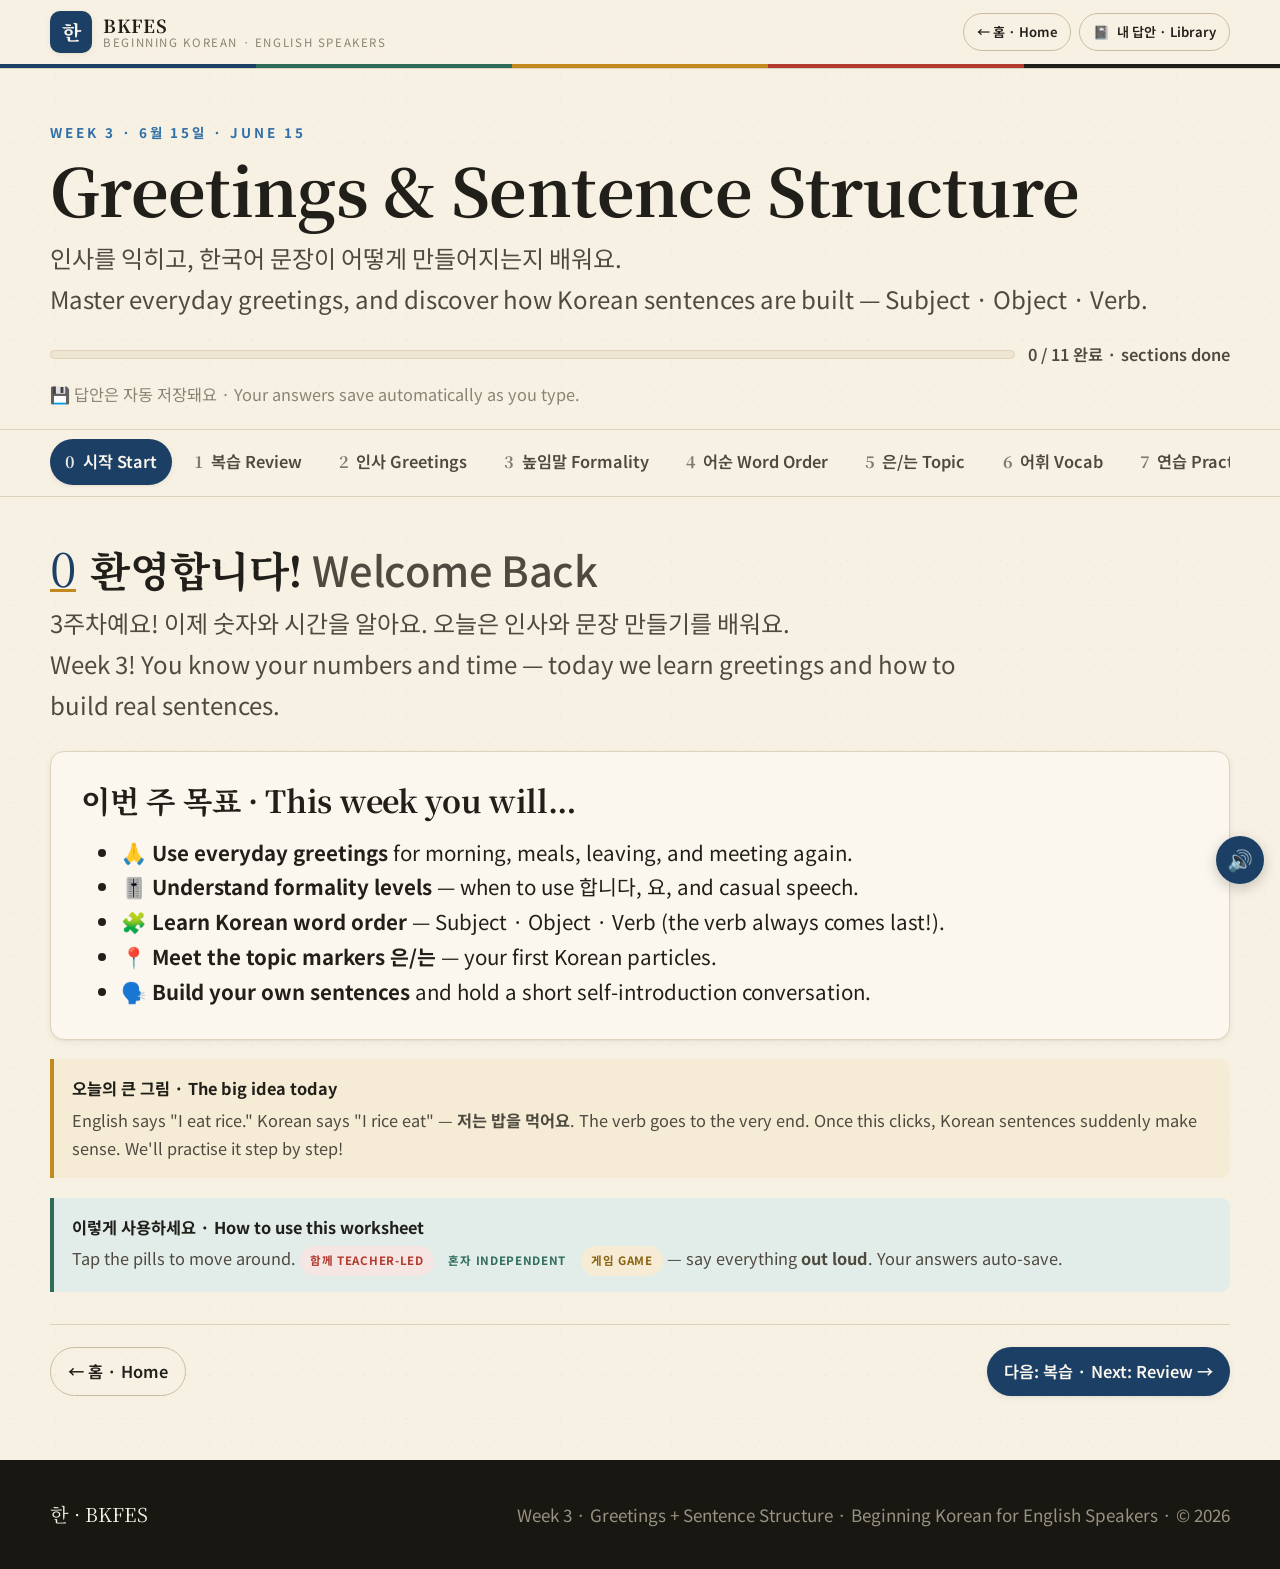
<file: weeks/week03.html>
<!DOCTYPE html>
<html lang="en">
<head>
<meta charset="UTF-8">
<meta name="viewport" content="width=device-width, initial-scale=1.0">
<title>Week 3 · Greetings + Sentence Structure · BKFES</title>
<meta name="description" content="Week 3 of Beginning Korean for English Speakers: everyday greetings, formality levels, and how Korean sentences are built (Subject-Object-Verb).">
<link rel="preconnect" href="https://fonts.googleapis.com">
<link rel="preconnect" href="https://fonts.gstatic.com" crossorigin>
<link href="https://fonts.googleapis.com/css2?family=Noto+Sans+KR:wght@400;500;700&family=Noto+Serif+KR:wght@500;600;700&display=swap" rel="stylesheet">
<link rel="stylesheet" href="../css/main.css">
<style>
/* ── Week 3 custom interactive styles ─────────────────────────── */

/* SOV sentence diagram blocks */
.sov-demo { display:flex; flex-wrap:wrap; gap:.6rem; align-items:stretch; margin:1rem 0; justify-content:center; }
.sov-block {
  flex:1 1 140px; max-width:200px; border-radius:var(--radius-sm); padding:.9rem 1rem; text-align:center;
  border:2px solid; background:var(--hanji-2);
}
.sov-block .role { font-size:.7rem; font-weight:700; letter-spacing:.1em; text-transform:uppercase; }
.sov-block .ko { font-family:var(--serif); font-size:clamp(1.1rem,2.6vw,1.5rem); font-weight:600; margin:.25rem 0; }
.sov-block .en { font-size:var(--fs-small); color:var(--ink-soft); }
.sov-s { border-color:var(--cheong); } .sov-s .role { color:var(--cheong); }
.sov-o { border-color:var(--jeok); }   .sov-o .role { color:var(--jeok); }
.sov-v { border-color:var(--jade); }   .sov-v .role { color:var(--jade); }
.sov-arrow { display:flex; align-items:center; font-size:1.5rem; color:var(--ink-faint); }

/* English vs Korean comparison */
.lang-compare { display:grid; grid-template-columns:1fr 1fr; gap:1rem; margin:1rem 0; }
@media (max-width:560px){ .lang-compare { grid-template-columns:1fr; } }
.lang-card { border-radius:var(--radius); padding:1rem 1.2rem; }
.lang-card.en { background:var(--jeok-tint); border:1px solid var(--jeok); }
.lang-card.ko { background:var(--cheong-tint); border:1px solid var(--cheong); }
.lang-card h4 { font-family:var(--sans); margin-bottom:.5rem; }
.lang-card .order { font-weight:700; letter-spacing:.05em; }
.lang-card.en .order { color:var(--jeok); }
.lang-card.ko .order { color:var(--cheong); }

/* Sentence builder game */
.builder3 { margin-top:1rem; }
.builder3-bank { display:flex; flex-wrap:wrap; gap:.5rem; margin-bottom:1rem; }
.word-tile {
  padding:.55rem .9rem; border:1.5px solid var(--line-strong); border-radius:var(--radius-sm);
  background:var(--baek); font-family:var(--serif); font-size:1.1rem; cursor:pointer;
  transition:all .15s; user-select:none;
}
.word-tile:hover { border-color:var(--cheong); background:var(--cheong-tint); }
.word-tile.is-used { opacity:.3; pointer-events:none; }
.word-tile .tag-role { font-size:.62rem; display:block; letter-spacing:.08em; text-transform:uppercase; opacity:.6; }
.builder3-slot {
  min-height:58px; border:2px dashed var(--line-strong); border-radius:var(--radius-sm);
  padding:.5rem; display:flex; flex-wrap:wrap; gap:.4rem; align-items:center; margin-bottom:.6rem;
  background:var(--hanji-deep);
}
.builder3-slot .placed-word {
  padding:.5rem .85rem; background:var(--cheong); color:var(--hanji-2); border-radius:var(--radius-sm);
  font-family:var(--serif); font-size:1.05rem; cursor:pointer;
}
.builder3-slot .placed-word:hover { background:var(--jeok); }
.builder3-feedback { font-weight:700; min-height:1.5rem; margin-top:.4rem; }

/* Formality ladder */
.formality-ladder { display:grid; gap:.7rem; margin:1rem 0; }
.formality-step { display:flex; gap:1rem; align-items:center; border-radius:var(--radius-sm); padding:.85rem 1.1rem; border-left:5px solid; }
.formality-step.high { background:var(--cheong-tint); border-color:var(--cheong); }
.formality-step.mid  { background:var(--jade-tint); border-color:var(--jade); }
.formality-step.low  { background:var(--hwang-tint); border-color:var(--hwang); }
.formality-level { flex:none; width:90px; font-weight:700; font-size:.78rem; letter-spacing:.06em; text-transform:uppercase; }
.formality-step.high .formality-level { color:var(--cheong); }
.formality-step.mid  .formality-level { color:var(--jade); }
.formality-step.low  .formality-level { color:#8a6310; }
.formality-ex { font-family:var(--serif); font-size:1.15rem; font-weight:600; }
.formality-ex .rom { display:block; font-family:var(--sans); font-size:.78rem; font-weight:400; font-style:italic; color:var(--ink-faint); }
</style>
</head>
<body data-week="week03">

<!-- ══════════ HEADER ══════════════════════════════════════════════ -->
<header class="site-header">
  <div class="wrap site-header__bar">
    <a class="brand" href="../index.html">
      <span class="brand__seal">한</span>
      <span class="brand__txt"><b>BKFES</b><span>Beginning Korean · English Speakers</span></span>
    </a>
    <span class="header-spacer"></span>
    <div class="header-actions" data-name-wrap>
      <span class="faint">👋 <strong data-name-display></strong></span>
    </div>
    <div class="header-actions">
      <a class="btn btn--ghost btn--sm" href="../index.html">← 홈 · Home</a>
      <button class="btn btn--ghost btn--sm js-open-library" type="button">📓 <span class="label-full">내 답안 · Library</span></button>
    </div>
  </div>
  <div class="saekdong saekdong--thin"></div>
</header>

<!-- ══════════ HERO ════════════════════════════════════════════════ -->
<section class="ws-hero">
  <div class="wrap">
    <p class="eyebrow">Week 3 · 6월 15일 · June 15</p>
    <h1>Greetings &amp; Sentence Structure</h1>
    <p class="ws-hero__sub">인사를 익히고, 한국어 문장이 어떻게 만들어지는지 배워요.<br>
    Master everyday greetings, and discover how Korean sentences are built — Subject · Object · Verb.</p>
    <div class="ws-progress">
      <div class="progressbar"><div class="progressbar__fill"></div></div>
      <span class="progresslabel">0 / 11 완료 · sections done</span>
    </div>
    <p class="autosave-note" style="margin-top:.8rem">💾 답안은 자동 저장돼요 · Your answers save automatically as you type.</p>
  </div>
</section>

<!-- ══════════ SECTION NAV PILLS ══════════════════════════════════ -->
<nav class="ws-nav" aria-label="Worksheet sections">
  <div class="wrap">
    <div class="ws-nav__track">
      <button class="pill" data-target="welcome"><span class="pill__no">0</span> 시작 Start</button>
      <button class="pill" data-target="review"><span class="pill__no">1</span> 복습 Review</button>
      <button class="pill" data-target="greetings"><span class="pill__no">2</span> 인사 Greetings</button>
      <button class="pill" data-target="formality"><span class="pill__no">3</span> 높임말 Formality</button>
      <button class="pill" data-target="sov"><span class="pill__no">4</span> 어순 Word Order</button>
      <button class="pill" data-target="topic"><span class="pill__no">5</span> 은/는 Topic</button>
      <button class="pill" data-target="vocab"><span class="pill__no">6</span> 어휘 Vocab</button>
      <button class="pill" data-target="practice"><span class="pill__no">7</span> 연습 Practice</button>
      <button class="pill" data-target="games"><span class="pill__no">8</span> 게임 Games</button>
      <button class="pill" data-target="dialogue"><span class="pill__no">9</span> 대화 Dialogue</button>
      <button class="pill" data-target="reflect"><span class="pill__no">10</span> 복습 Review</button>
    </div>
  </div>
</nav>

<main class="wrap">

<!-- ══════════════════════════════════════════════════════════════
     PANEL 0 — Welcome
══════════════════════════════════════════════════════════════════ -->
<section class="panel is-active" id="welcome">
  <div class="panel-head">
    <span class="step-no">0</span>
    <div><h2>환영합니다! <span class="panel-head__ko">Welcome Back</span></h2></div>
  </div>
  <p class="panel-intro">3주차예요! 이제 숫자와 시간을 알아요. 오늘은 인사와 문장 만들기를 배워요.<br>
  Week 3! You know your numbers and time — today we learn greetings and how to build real sentences.</p>

  <div class="card stack">
    <h3>이번 주 목표 · This week you will…</h3>
    <ul>
      <li>🙏 <strong>Use everyday greetings</strong> for morning, meals, leaving, and meeting again.</li>
      <li>🎚️ <strong>Understand formality levels</strong> — when to use 합니다, 요, and casual speech.</li>
      <li>🧩 <strong>Learn Korean word order</strong> — Subject · Object · Verb (the verb always comes last!).</li>
      <li>📍 <strong>Meet the topic markers 은/는</strong> — your first Korean particles.</li>
      <li>🗣️ <strong>Build your own sentences</strong> and hold a short self-introduction conversation.</li>
    </ul>
  </div>

  <div class="note note--gold">
    <h4>오늘의 큰 그림 · The big idea today</h4>
    <p>English says "I eat rice." Korean says "I rice eat" — <strong>저는 밥을 먹어요</strong>. The verb goes to the very end. Once this clicks, Korean sentences suddenly make sense. We'll practise it step by step!</p>
  </div>

  <div class="note note--jade">
    <h4>이렇게 사용하세요 · How to use this worksheet</h4>
    <p>Tap the pills to move around.
    <span class="mode mode--teacher">함께 Teacher-led</span>
    <span class="mode mode--solo">혼자 Independent</span>
    <span class="mode mode--play">게임 Game</span>
    — say everything <strong>out loud</strong>. Your answers auto-save.</p>
  </div>

  <div class="panel-foot">
    <a class="btn btn--ghost" href="../index.html">← 홈 · Home</a>
    <button class="btn btn--primary js-next">다음: 복습 · Next: Review →</button>
  </div>
</section>

<!-- ══════════════════════════════════════════════════════════════
     PANEL 1 — Review (Weeks 1-2)
══════════════════════════════════════════════════════════════════ -->
<section class="panel" id="review">
  <div class="panel-head">
    <span class="step-no">1</span>
    <div><h2>복습 <span class="panel-head__ko">Weeks 1–2 Review</span></h2></div>
  </div>
  <p class="panel-intro">지난 2주를 빠르게 점검해요 — 소리 내어 읽어 보세요!<br>
  A quick check of the last two weeks before we go on — read aloud!</p>
  <div class="mode-tags"><span class="mode mode--teacher">함께 Teacher-led</span></div>

  <table class="vocab">
    <caption>핵심 표현 · Phrases &amp; numbers so far</caption>
    <thead><tr><th>한국어</th><th>로마자</th><th>English</th></tr></thead>
    <tbody>
      <tr><td class="v-ko">안녕하세요</td><td class="v-rom">annyeonghaseyo</td><td class="v-en">Hello (polite)</td></tr>
      <tr><td class="v-ko">만나서 반갑습니다</td><td class="v-rom">mannaseo bangapseumnida</td><td class="v-en">Nice to meet you</td></tr>
      <tr><td class="v-ko">하나, 둘, 셋</td><td class="v-rom">hana, dul, set</td><td class="v-en">1, 2, 3 (Native)</td></tr>
      <tr><td class="v-ko">일, 이, 삼</td><td class="v-rom">il, i, sam</td><td class="v-en">1, 2, 3 (Sino)</td></tr>
      <tr><td class="v-ko">몇 시예요?</td><td class="v-rom">myeot siyeyo?</td><td class="v-en">What time is it?</td></tr>
      <tr><td class="v-ko">오늘은 무슨 요일이에요?</td><td class="v-rom">oneureun museun yoirieyo?</td><td class="v-en">What day is it today?</td></tr>
    </tbody>
  </table>

  <div class="exercise" data-quiz="w3-review" style="margin-top:1.4rem">
    <div class="game__head">
      <h3>✏️ 빠른 셀프 체크 · Quick self-check</h3>
      <span class="game__score">점수 · Score: 0 / 4</span>
    </div>
    <div class="mode-tags"><span class="mode mode--solo">혼자 Independent</span></div>
    <p class="muted">Tap an answer to check it instantly. Say the correct one aloud!</p>

    <div class="quiz-q" data-explain="Hours use Native Korean numbers: 3 = 세 시.">
      <div class="stem">1. "It's 3 o'clock" is…</div>
      <div class="choices">
        <button class="choice" data-correct="true">세 시예요</button>
        <button class="choice">삼 시예요</button>
        <button class="choice">세 분이에요</button>
        <button class="choice">삼 시간이에요</button>
      </div>
      <div class="quiz-feedback"></div>
    </div>

    <div class="quiz-q" data-explain="만나서 반갑습니다 = Nice to meet you.">
      <div class="stem">2. Which means "Nice to meet you"?</div>
      <div class="choices">
        <button class="choice" data-correct="true">만나서 반갑습니다</button>
        <button class="choice">감사합니다</button>
        <button class="choice">안녕히 가세요</button>
        <button class="choice">괜찮아요</button>
      </div>
      <div class="quiz-feedback"></div>
    </div>

    <div class="quiz-q" data-explain="June = 유월 (irregular). Months use Sino-Korean.">
      <div class="stem">3. June is…</div>
      <div class="choices">
        <button class="choice" data-correct="true">유월</button>
        <button class="choice">육월</button>
        <button class="choice">여섯월</button>
        <button class="choice">유일</button>
      </div>
      <div class="quiz-feedback"></div>
    </div>

    <div class="quiz-q" data-explain="금요일 = Friday (Gold/Metal day, 金).">
      <div class="stem">4. 금요일 is which day?</div>
      <div class="choices">
        <button class="choice" data-correct="true">Friday</button>
        <button class="choice">Monday</button>
        <button class="choice">Wednesday</button>
        <button class="choice">Sunday</button>
      </div>
      <div class="quiz-feedback"></div>
    </div>
  </div>

  <div class="panel-foot">
    <button class="btn btn--ghost js-prev">← 이전 · Back</button>
    <button class="btn btn--primary js-next">다음: 인사 · Next: Greetings →</button>
  </div>
</section>

<!-- ══════════════════════════════════════════════════════════════
     PANEL 2 — Greetings
══════════════════════════════════════════════════════════════════ -->
<section class="panel" id="greetings">
  <div class="panel-head">
    <span class="step-no">2</span>
    <div><h2>인사 <span class="panel-head__ko">Everyday Greetings</span></h2></div>
  </div>
  <p class="panel-intro">상황마다 다른 인사가 있어요. 하루 종일 쓸 수 있는 인사를 배워요!<br>
  Korean has a greeting for every moment of the day — let's learn the most useful ones.</p>
  <div class="mode-tags"><span class="mode mode--teacher">함께 Read aloud together</span><span class="mode mode--solo">혼자 Self-test</span></div>

  <table class="vocab">
    <caption>① 기본 인사 · Core greetings</caption>
    <thead><tr><th>한국어</th><th>로마자</th><th>English · when to use</th></tr></thead>
    <tbody>
      <tr><td class="v-ko">안녕하세요</td><td class="v-rom">annyeonghaseyo</td><td class="v-en">Hello (polite, anytime)</td></tr>
      <tr><td class="v-ko">안녕히 가세요</td><td class="v-rom">annyeonghi gaseyo</td><td class="v-en">Goodbye — to the person leaving</td></tr>
      <tr><td class="v-ko">안녕히 계세요</td><td class="v-rom">annyeonghi gyeseyo</td><td class="v-en">Goodbye — said by the one leaving</td></tr>
      <tr><td class="v-ko">또 만나요</td><td class="v-rom">tto mannayo</td><td class="v-en">See you again</td></tr>
      <tr><td class="v-ko">내일 봐요</td><td class="v-rom">naeil bwayo</td><td class="v-en">See you tomorrow</td></tr>
    </tbody>
  </table>

  <table class="vocab" style="margin-top:1.4rem">
    <caption>② 하루 인사 &amp; 식사 · Daily life &amp; meals</caption>
    <thead><tr><th>한국어</th><th>로마자</th><th>English · when to use</th></tr></thead>
    <tbody>
      <tr><td class="v-ko">잘 지냈어요?</td><td class="v-rom">jal jinaesseoyo?</td><td class="v-en">How have you been?</td></tr>
      <tr><td class="v-ko">잘 지내요</td><td class="v-rom">jal jinaeyo</td><td class="v-en">I'm doing well</td></tr>
      <tr><td class="v-ko">잘 자요 / 잘 자</td><td class="v-rom">jal jayo / jal ja</td><td class="v-en">Good night (polite / casual)</td></tr>
      <tr><td class="v-ko">맛있게 드세요</td><td class="v-rom">masitge deuseyo</td><td class="v-en">Enjoy your meal</td></tr>
      <tr><td class="v-ko">잘 먹겠습니다</td><td class="v-rom">jal meokgesseumnida</td><td class="v-en">"I'll eat well" (before eating)</td></tr>
      <tr><td class="v-ko">잘 먹었습니다</td><td class="v-rom">jal meogeosseumnida</td><td class="v-en">"I ate well" (after eating)</td></tr>
    </tbody>
  </table>

  <table class="vocab" style="margin-top:1.4rem">
    <caption>③ 유용한 표현 · Handy social phrases</caption>
    <thead><tr><th>한국어</th><th>로마자</th><th>English</th></tr></thead>
    <tbody>
      <tr><td class="v-ko">오랜만이에요</td><td class="v-rom">oraenmanieyo</td><td class="v-en">Long time no see</td></tr>
      <tr><td class="v-ko">반가워요</td><td class="v-rom">bangawoyo</td><td class="v-en">Glad to see you</td></tr>
      <tr><td class="v-ko">실례합니다</td><td class="v-rom">sillyehamnida</td><td class="v-en">Excuse me (entering / interrupting)</td></tr>
      <tr><td class="v-ko">죄송합니다</td><td class="v-rom">joesonghamnida</td><td class="v-en">I'm sorry (formal)</td></tr>
      <tr><td class="v-ko">천만에요</td><td class="v-rom">cheonmaneyo</td><td class="v-en">You're welcome</td></tr>
    </tbody>
  </table>

  <div class="note note--jade" style="margin-top:1.2rem">
    <h4>🌏 문화 노트 · Culture note — 잘 먹겠습니다</h4>
    <p>Before a meal, Koreans often say <strong>잘 먹겠습니다</strong> ("I will eat well") to thank whoever prepared or paid for the food. After eating, <strong>잘 먹었습니다</strong> shows gratitude. It's a small phrase that means a lot — try it at your next Korean meal! 🍚</p>
  </div>

  <div class="panel-foot">
    <button class="btn btn--ghost js-prev">← 이전 · Back</button>
    <button class="btn btn--primary js-next">다음: 높임말 · Next: Formality →</button>
  </div>
</section>

<!-- ══════════════════════════════════════════════════════════════
     PANEL 3 — Formality Levels
══════════════════════════════════════════════════════════════════ -->
<section class="panel" id="formality">
  <div class="panel-head">
    <span class="step-no">3</span>
    <div><h2>높임말 <span class="panel-head__ko">Levels of Formality</span></h2></div>
  </div>
  <p class="panel-intro">한국어는 누구에게 말하느냐에 따라 말투가 달라져요. 세 가지 단계를 배워요.<br>
  In Korean, <em>how</em> you say something changes with <em>who</em> you're speaking to. Let's meet the three main levels.</p>
  <div class="mode-tags"><span class="mode mode--teacher">함께 Teacher-led</span></div>

  <div class="formality-ladder">
    <div class="formality-step high">
      <span class="formality-level">합니다체<br>Formal</span>
      <span class="formality-ex">안녕하십니까? 만나서 반갑습니다.
        <span class="rom">annyeonghasimnikka? — business, news, first meetings, elders</span>
      </span>
    </div>
    <div class="formality-step mid">
      <span class="formality-level">해요체<br>Polite</span>
      <span class="formality-ex">안녕하세요? 잘 지내요.
        <span class="rom">annyeonghaseyo? — everyday polite: shops, coworkers, new friends</span>
      </span>
    </div>
    <div class="formality-step low">
      <span class="formality-level">반말<br>Casual</span>
      <span class="formality-ex">안녕? 잘 지내?
        <span class="rom">annyeong? — close friends, younger people, family your age or below</span>
      </span>
    </div>
  </div>

  <div class="note note--gold">
    <h4>🎯 초보자를 위한 황금 규칙 · Golden rule for beginners</h4>
    <p>When in doubt, use <strong>해요체 (the 요 form)</strong>. It's polite, friendly, and correct in almost every real-life situation — shops, restaurants, meeting new people. You rarely go wrong with 요!</p>
  </div>

  <div class="note note--red">
    <h4>⚠️ 조심 · Watch out — don't use 반말 too early</h4>
    <p>Using casual speech (반말) with someone you just met — or someone older — can feel rude, even if you mean well. Wait until a Korean friend says <strong>"말 놓으세요"</strong> ("let's speak casually") before switching. Politeness is always the safe choice.</p>
  </div>

  <table class="vocab" style="margin-top:1.4rem">
    <caption>같은 말, 세 가지 단계 · Same meaning, three levels</caption>
    <thead><tr><th>Formal 합니다체</th><th>Polite 해요체</th><th>Casual 반말</th><th>English</th></tr></thead>
    <tbody>
      <tr><td class="v-ko">감사합니다</td><td class="v-ko">고마워요</td><td class="v-ko">고마워</td><td class="v-en">thank you</td></tr>
      <tr><td class="v-ko">안녕히 가십시오</td><td class="v-ko">안녕히 가세요</td><td class="v-ko">잘 가</td><td class="v-en">goodbye</td></tr>
      <tr><td class="v-ko">반갑습니다</td><td class="v-ko">반가워요</td><td class="v-ko">반가워</td><td class="v-en">glad to meet you</td></tr>
    </tbody>
  </table>

  <div class="panel-foot">
    <button class="btn btn--ghost js-prev">← 이전 · Back</button>
    <button class="btn btn--primary js-next">다음: 어순 · Next: Word Order →</button>
  </div>
</section>

<!-- ══════════════════════════════════════════════════════════════
     PANEL 4 — SOV Word Order
══════════════════════════════════════════════════════════════════ -->
<section class="panel" id="sov">
  <div class="panel-head">
    <span class="step-no">4</span>
    <div><h2>어순 <span class="panel-head__ko">Word Order: Subject · Object · Verb</span></h2></div>
  </div>
  <p class="panel-intro">한국어 문장에서 동사는 항상 맨 끝에 와요. 이게 가장 큰 차이예요!<br>
  In Korean, the verb always comes last. This is the single biggest difference from English.</p>
  <div class="mode-tags"><span class="mode mode--teacher">함께 Teacher-led</span><span class="mode mode--solo">혼자 Independent</span></div>

  <div class="lang-compare">
    <div class="lang-card en">
      <h4>🇺🇸 English</h4>
      <p class="order">Subject → Verb → Object</p>
      <p style="margin-top:.5rem;font-size:1.15rem">I &nbsp;<strong>eat</strong>&nbsp; rice.</p>
    </div>
    <div class="lang-card ko">
      <h4>🇰🇷 Korean</h4>
      <p class="order">Subject → Object → Verb</p>
      <p style="margin-top:.5rem;font-size:1.15rem">저는 밥을 &nbsp;<strong>먹어요</strong>.</p>
    </div>
  </div>

  <h3 style="margin-top:1.4rem">문장 뜯어보기 · The sentence, broken down</h3>
  <div class="sov-demo">
    <div class="sov-block sov-s">
      <div class="role">Subject 주어</div>
      <div class="ko">저는</div>
      <div class="en">I (topic)</div>
    </div>
    <div class="sov-arrow">→</div>
    <div class="sov-block sov-o">
      <div class="role">Object 목적어</div>
      <div class="ko">밥을</div>
      <div class="en">rice (object)</div>
    </div>
    <div class="sov-arrow">→</div>
    <div class="sov-block sov-v">
      <div class="role">Verb 동사</div>
      <div class="ko">먹어요</div>
      <div class="en">eat</div>
    </div>
  </div>

  <div class="note note--jade">
    <h4>더 많은 예시 · More examples — notice the verb is always last</h4>
    <p>
      저는 물을 마셔요. — <em>I drink water.</em> (lit. I water drink)<br>
      저는 한국어를 공부해요. — <em>I study Korean.</em> (lit. I Korean study)<br>
      친구가 책을 읽어요. — <em>A friend reads a book.</em> (lit. friend book reads)
    </p>
  </div>

  <div class="note note--gold">
    <h4>💡 주어 생략 · Koreans often drop the subject</h4>
    <p>If it's clear from context who you mean, Korean simply leaves the subject out. "밥을 먹어요" can mean "I eat / he eats / we eat" depending on the situation. This feels strange to English speakers at first — but it's everywhere in real Korean!</p>
  </div>

  <div class="exercise" style="margin-top:1.4rem">
    <h3>✏️ 어순 연습 · Rearrange into Korean order</h3>
    <div class="mode-tags"><span class="mode mode--solo">혼자 Independent</span></div>
    <p class="muted">Rewrite each English sentence in Korean word order (you can use English words in Korean order — Subject · Object · Verb).</p>
    <div class="q">
      <div class="q__prompt"><span class="qn">1.</span> "I drink coffee." → (Subject · Object · Verb)</div>
      <input class="input" type="text" placeholder="I coffee drink → 저는 커피를 마셔요" data-save="sov_q1" data-label="SOV: I drink coffee">
    </div>
    <div class="q">
      <div class="q__prompt"><span class="qn">2.</span> "I study Korean."</div>
      <input class="input" type="text" placeholder="I Korean study → 저는 한국어를 공부해요" data-save="sov_q2" data-label="SOV: I study Korean">
    </div>
    <div class="q">
      <div class="q__prompt"><span class="qn">3.</span> "A friend reads a book."</div>
      <input class="input" type="text" placeholder="friend book reads → 친구가 책을 읽어요" data-save="sov_q3" data-label="SOV: friend reads book">
    </div>
  </div>

  <div class="panel-foot">
    <button class="btn btn--ghost js-prev">← 이전 · Back</button>
    <button class="btn btn--primary js-next">다음: 은/는 · Next: Topic Markers →</button>
  </div>
</section>

<!-- ══════════════════════════════════════════════════════════════
     PANEL 5 — Topic Markers 은/는
══════════════════════════════════════════════════════════════════ -->
<section class="panel" id="topic">
  <div class="panel-head">
    <span class="step-no">5</span>
    <div><h2>은 / 는 <span class="panel-head__ko">Your First Particle: the Topic Marker</span></h2></div>
  </div>
  <p class="panel-intro">한국어에는 작은 표시(조사)가 있어요. 오늘은 "주제"를 나타내는 은/는을 배워요.<br>
  Korean attaches little markers (particles) to words. Today: 은/는, which marks the <em>topic</em> — "as for…".</p>
  <div class="mode-tags"><span class="mode mode--teacher">함께 Teacher-led</span></div>

  <div class="note note--gold">
    <h4>📌 규칙 · The rule — it depends on the last sound</h4>
    <p>
      Word ends in a <strong>consonant</strong> → add <strong>은</strong> &nbsp; (예: 이름 → 이름<strong>은</strong>)<br>
      Word ends in a <strong>vowel</strong> → add <strong>는</strong> &nbsp; (예: 저 → 저<strong>는</strong>)
    </p>
  </div>

  <div class="sov-demo">
    <div class="sov-block sov-s" style="max-width:240px">
      <div class="role">Ends in vowel</div>
      <div class="ko">저 + 는</div>
      <div class="en">저는 = "as for me…"</div>
    </div>
    <div class="sov-block sov-o" style="max-width:240px">
      <div class="role">Ends in consonant</div>
      <div class="ko">이름 + 은</div>
      <div class="en">이름은 = "as for the name…"</div>
    </div>
  </div>

  <table class="vocab" style="margin-top:1.4rem">
    <caption>은/는 in action</caption>
    <thead><tr><th>한국어</th><th>로마자</th><th>English</th></tr></thead>
    <tbody>
      <tr><td class="v-ko">저는 학생이에요</td><td class="v-rom">jeoneun haksaeng-ieyo</td><td class="v-en">I am a student (as for me)</td></tr>
      <tr><td class="v-ko">이름은 민수예요</td><td class="v-rom">ireumeun Minsu-yeyo</td><td class="v-en">(My) name is Minsu</td></tr>
      <tr><td class="v-ko">오늘은 월요일이에요</td><td class="v-rom">oneureun woryoil-ieyo</td><td class="v-en">Today is Monday</td></tr>
      <tr><td class="v-ko">한국어는 재미있어요</td><td class="v-rom">hangugeoneun jaemiisseoyo</td><td class="v-en">Korean is fun</td></tr>
    </tbody>
  </table>

  <div class="note note--jade">
    <h4>💡 왜 "주제"일까요? · Why "topic"?</h4>
    <p>은/는 sets up what you're talking <em>about</em> — like saying "Speaking of me…" or "As for today…". It often lines up with the English subject, so for now you can think of it as a gentle "the subject is…" marker. We'll explore 이/가 (the subject marker) next week!</p>
  </div>

  <div class="exercise" style="margin-top:1.4rem">
    <h3>✏️ 은 또는 는? · Choose 은 or 는</h3>
    <div class="mode-tags"><span class="mode mode--solo">혼자 Independent</span></div>
    <p class="muted">Add the correct topic marker based on the last sound.</p>
    <div class="q">
      <div class="q__prompt"><span class="qn">1.</span> 저 + ___ (ends in vowel)</div>
      <div class="fillrow"><span class="cue">저</span><input class="input inline-input" type="text" placeholder="은 / 는?" data-save="topic_q1" data-label="Particle: 저"></div>
    </div>
    <div class="q">
      <div class="q__prompt"><span class="qn">2.</span> 선생님 + ___ (ends in consonant ㅁ)</div>
      <div class="fillrow"><span class="cue">선생님</span><input class="input inline-input" type="text" placeholder="은 / 는?" data-save="topic_q2" data-label="Particle: 선생님"></div>
    </div>
    <div class="q">
      <div class="q__prompt"><span class="qn">3.</span> 친구 + ___ (ends in vowel)</div>
      <div class="fillrow"><span class="cue">친구</span><input class="input inline-input" type="text" placeholder="은 / 는?" data-save="topic_q3" data-label="Particle: 친구"></div>
    </div>
    <div class="q">
      <div class="q__prompt"><span class="qn">4.</span> 이름 + ___ (ends in consonant ㅁ)</div>
      <div class="fillrow"><span class="cue">이름</span><input class="input inline-input" type="text" placeholder="은 / 는?" data-save="topic_q4" data-label="Particle: 이름"></div>
    </div>
  </div>

  <div class="panel-foot">
    <button class="btn btn--ghost js-prev">← 이전 · Back</button>
    <button class="btn btn--primary js-next">다음: 어휘 · Next: Vocabulary →</button>
  </div>
</section>

<!-- ══════════════════════════════════════════════════════════════
     PANEL 6 — Vocabulary
══════════════════════════════════════════════════════════════════ -->
<section class="panel" id="vocab">
  <div class="panel-head">
    <span class="step-no">6</span>
    <div><h2>어휘 <span class="panel-head__ko">Vocabulary</span></h2></div>
  </div>
  <p class="panel-intro">문장을 만들 단어들이에요. 소리 내어 읽고, 영어를 가리고 스스로 확인해요.</p>
  <div class="mode-tags"><span class="mode mode--teacher">함께 Read aloud together</span><span class="mode mode--solo">혼자 Self-test</span></div>

  <table class="vocab">
    <caption>① 기본 동사 · Essential verbs (dictionary form)</caption>
    <thead><tr><th>한국어</th><th>로마자</th><th>English</th></tr></thead>
    <tbody>
      <tr><td class="v-ko">가다</td><td class="v-rom">gada</td><td class="v-en">to go</td></tr>
      <tr><td class="v-ko">오다</td><td class="v-rom">oda</td><td class="v-en">to come</td></tr>
      <tr><td class="v-ko">먹다</td><td class="v-rom">meokda</td><td class="v-en">to eat</td></tr>
      <tr><td class="v-ko">마시다</td><td class="v-rom">masida</td><td class="v-en">to drink</td></tr>
      <tr><td class="v-ko">보다</td><td class="v-rom">boda</td><td class="v-en">to see / watch</td></tr>
      <tr><td class="v-ko">읽다</td><td class="v-rom">ikda</td><td class="v-en">to read</td></tr>
      <tr><td class="v-ko">공부하다</td><td class="v-rom">gongbuhada</td><td class="v-en">to study</td></tr>
      <tr><td class="v-ko">좋아하다</td><td class="v-rom">joahada</td><td class="v-en">to like</td></tr>
    </tbody>
  </table>

  <table class="vocab" style="margin-top:1.4rem">
    <caption>② 기본 명사 · Common nouns (for objects)</caption>
    <thead><tr><th>한국어</th><th>로마자</th><th>English</th></tr></thead>
    <tbody>
      <tr><td class="v-ko">밥</td><td class="v-rom">bap</td><td class="v-en">rice / meal</td></tr>
      <tr><td class="v-ko">물</td><td class="v-rom">mul</td><td class="v-en">water</td></tr>
      <tr><td class="v-ko">커피</td><td class="v-rom">keopi</td><td class="v-en">coffee</td></tr>
      <tr><td class="v-ko">책</td><td class="v-rom">chaek</td><td class="v-en">book</td></tr>
      <tr><td class="v-ko">영화</td><td class="v-rom">yeonghwa</td><td class="v-en">movie</td></tr>
      <tr><td class="v-ko">한국어</td><td class="v-rom">hangugeo</td><td class="v-en">Korean (language)</td></tr>
      <tr><td class="v-ko">음악</td><td class="v-rom">eumak</td><td class="v-en">music</td></tr>
      <tr><td class="v-ko">친구</td><td class="v-rom">chingu</td><td class="v-en">friend</td></tr>
    </tbody>
  </table>

  <table class="vocab" style="margin-top:1.4rem">
    <caption>③ 자기소개 표현 · Self-introduction phrases</caption>
    <thead><tr><th>한국어</th><th>로마자</th><th>English</th></tr></thead>
    <tbody>
      <tr><td class="v-ko">저는 ___이에요/예요</td><td class="v-rom">jeoneun…</td><td class="v-en">I am ___</td></tr>
      <tr><td class="v-ko">___을/를 좋아해요</td><td class="v-rom">…eul/reul joahaeyo</td><td class="v-en">I like ___</td></tr>
      <tr><td class="v-ko">취미가 뭐예요?</td><td class="v-rom">chwimiga mwoyeyo?</td><td class="v-en">What's your hobby?</td></tr>
      <tr><td class="v-ko">제 취미는 ___이에요</td><td class="v-rom">je chwimineun…</td><td class="v-en">My hobby is ___</td></tr>
      <tr><td class="v-ko">잘 부탁해요</td><td class="v-rom">jal butakhaeyo</td><td class="v-en">"I look forward to it / please be good to me"</td></tr>
    </tbody>
  </table>

  <div class="exercise" style="margin-top:1.6rem">
    <h3>⭐ 나의 단어 · My words to remember</h3>
    <div class="mode-tags"><span class="mode mode--solo">혼자 Independent</span></div>
    <p class="muted">Choose your three favourite new words and write them here.</p>
    <input class="input" type="text" placeholder="1." data-save="vocab_fav_1" data-label="Favourite word 1" style="margin-bottom:.5rem">
    <input class="input" type="text" placeholder="2." data-save="vocab_fav_2" data-label="Favourite word 2" style="margin-bottom:.5rem">
    <input class="input" type="text" placeholder="3." data-save="vocab_fav_3" data-label="Favourite word 3">
  </div>

  <div class="panel-foot">
    <button class="btn btn--ghost js-prev">← 이전 · Back</button>
    <button class="btn btn--primary js-next">다음: 연습 · Next: Practice →</button>
  </div>
</section>

<!-- ══════════════════════════════════════════════════════════════
     PANEL 7 — Practice
══════════════════════════════════════════════════════════════════ -->
<section class="panel" id="practice">
  <div class="panel-head">
    <span class="step-no">7</span>
    <div><h2>연습 <span class="panel-head__ko">Practice</span></h2></div>
  </div>
  <p class="panel-intro">배운 것을 모아서 연습해요 — 소리 내어 말하는 것도 잊지 마세요!</p>

  <div class="exercise">
    <h3>A. 문장 만들기 · Build a sentence</h3>
    <div class="mode-tags"><span class="mode mode--solo">혼자 Independent</span></div>
    <p class="muted">Use Subject · Object · Verb order. Add 은/는 to the subject and 을/를 to the object where you can!</p>
    <div class="q">
      <div class="q__prompt"><span class="qn">1.</span> Say "I like coffee." (저, 커피, 좋아해요)</div>
      <input class="input" type="text" placeholder="저는 커피를 좋아해요" data-save="prac_a1" data-label="Practice: I like coffee">
    </div>
    <div class="q">
      <div class="q__prompt"><span class="qn">2.</span> Say "I watch a movie." (저, 영화, 봐요)</div>
      <input class="input" type="text" placeholder="저는 영화를 봐요" data-save="prac_a2" data-label="Practice: I watch a movie">
    </div>
    <div class="q">
      <div class="q__prompt"><span class="qn">3.</span> Say "I study Korean." (저, 한국어, 공부해요)</div>
      <input class="input" type="text" placeholder="저는 한국어를 공부해요" data-save="prac_a3" data-label="Practice: I study Korean">
    </div>
  </div>

  <div class="exercise" data-quiz="w3-grammar" style="margin-top:1rem">
    <div class="game__head">
      <h3>B. 문법 퀴즈 · Grammar Quiz</h3>
      <span class="game__score">점수 · Score: 0 / 5</span>
    </div>
    <div class="mode-tags"><span class="mode mode--play">게임 Quiz</span></div>
    <p class="muted">Tap the correct answer for each.</p>

    <div class="quiz-q" data-explain="In Korean the verb always comes LAST.">
      <div class="stem">1. In a Korean sentence, the verb comes…</div>
      <div class="choices">
        <button class="choice">first</button>
        <button class="choice">second (after the subject)</button>
        <button class="choice" data-correct="true">last</button>
        <button class="choice">anywhere</button>
      </div>
      <div class="quiz-feedback"></div>
    </div>

    <div class="quiz-q" data-explain="저 ends in a vowel → 저는.">
      <div class="stem">2. Which is correct?</div>
      <div class="choices">
        <button class="choice" data-correct="true">저는 학생이에요</button>
        <button class="choice">저은 학생이에요</button>
        <button class="choice">저를 학생이에요</button>
        <button class="choice">저가 학생이에요</button>
      </div>
      <div class="quiz-feedback"></div>
    </div>

    <div class="quiz-q" data-explain="이름 ends in consonant ㅁ → 이름은.">
      <div class="stem">3. 이름 + topic marker =</div>
      <div class="choices">
        <button class="choice" data-correct="true">이름은</button>
        <button class="choice">이름는</button>
        <button class="choice">이름을</button>
        <button class="choice">이름가</button>
      </div>
      <div class="quiz-feedback"></div>
    </div>

    <div class="quiz-q" data-explain="해요체 (the 요 form) is the safe everyday-polite choice.">
      <div class="stem">4. Meeting a shopkeeper, which level is safest?</div>
      <div class="choices">
        <button class="choice">반말 (casual)</button>
        <button class="choice" data-correct="true">해요체 (polite 요)</button>
        <button class="choice">no ending at all</button>
        <button class="choice">English only</button>
      </div>
      <div class="quiz-feedback"></div>
    </div>

    <div class="quiz-q" data-explain="'저는 밥을 먹어요' = I eat rice (I · rice · eat).">
      <div class="stem">5. Which means "I eat rice"?</div>
      <div class="choices">
        <button class="choice" data-correct="true">저는 밥을 먹어요</button>
        <button class="choice">저는 먹어요 밥을</button>
        <button class="choice">먹어요 저는 밥을</button>
        <button class="choice">밥을 먹어요 저는</button>
      </div>
      <div class="quiz-feedback"></div>
    </div>
  </div>

  <div class="panel-foot">
    <button class="btn btn--ghost js-prev">← 이전 · Back</button>
    <button class="btn btn--primary js-next">다음: 게임 · Next: Games →</button>
  </div>
</section>

<!-- ══════════════════════════════════════════════════════════════
     PANEL 8 — Games
══════════════════════════════════════════════════════════════════ -->
<section class="panel" id="games">
  <div class="panel-head">
    <span class="step-no">8</span>
    <div><h2>게임 <span class="panel-head__ko">Games</span></h2></div>
  </div>
  <p class="panel-intro">Learning sticks when it's fun. Flip cards, make matches, and build sentences out loud!</p>
  <div class="mode-tags"><span class="mode mode--play">게임 Play</span><span class="mode mode--solo">혼자 Independent</span><span class="mode mode--teacher">함께 As a class</span></div>

  <!-- Flashcards: greetings -->
  <div class="game" data-flashcards="greetings" data-flashcards-src="fc-greet-data">
    <div class="game__head">
      <h3>🃏 인사 카드 · Greeting flashcards</h3>
      <span class="flash-counter faint"></span>
    </div>
    <p class="muted">See the Korean → say what it means → flip to check.</p>
    <div class="flash-stage">
      <div class="flashcard">
        <div class="flashcard__inner">
          <div class="flashcard__face flashcard__front"><div class="big"></div></div>
          <div class="flashcard__face flashcard__back"><div><div class="rom"></div><div class="en"></div></div></div>
        </div>
      </div>
    </div>
    <div class="flash-controls">
      <button class="btn btn--ghost btn--sm js-flash-prev">← 이전</button>
      <button class="btn btn--ghost btn--sm js-flash-next">다음 →</button>
      <button class="btn btn--gold btn--sm js-flash-shuffle">🔀 섞기 · Shuffle</button>
    </div>
  </div>

  <!-- Flashcards: verbs -->
  <div class="game" data-flashcards="verbs" data-flashcards-src="fc-verb-data">
    <div class="game__head">
      <h3>🃏 동사 카드 · Verb flashcards</h3>
      <span class="flash-counter faint"></span>
    </div>
    <p class="muted">This week's essential verbs.</p>
    <div class="flash-stage">
      <div class="flashcard">
        <div class="flashcard__inner">
          <div class="flashcard__face flashcard__front"><div class="big"></div></div>
          <div class="flashcard__face flashcard__back"><div><div class="rom"></div><div class="en"></div></div></div>
        </div>
      </div>
    </div>
    <div class="flash-controls">
      <button class="btn btn--ghost btn--sm js-flash-prev">← 이전</button>
      <button class="btn btn--ghost btn--sm js-flash-next">다음 →</button>
      <button class="btn btn--gold btn--sm js-flash-shuffle">🔀 섞기 · Shuffle</button>
    </div>
  </div>

  <!-- Match: greetings -->
  <div class="game" data-match="greet-match" data-match-src="match-greet-data">
    <div class="game__head">
      <h3>🔗 인사 짝 맞추기 · Match greeting → meaning</h3>
      <span class="game__score">맞춤 · Matched: 0 / 6</span>
    </div>
    <p class="muted">Tap a Korean greeting, then tap its English meaning.</p>
    <div class="match-board">
      <div class="match-col" data-side="left"><h4>한국어 · Korean</h4></div>
      <div class="match-col" data-side="right"><h4>English</h4></div>
    </div>
    <div style="margin-top:1rem"><button class="btn btn--ghost btn--sm js-match-reset">↺ 다시 · Reset</button></div>
  </div>

  <!-- Sentence Builder (custom) -->
  <div class="game">
    <div class="game__head">
      <h3>🧩 문장 만들기 게임 · Sentence Builder</h3>
      <span class="game__score" id="sbScore"></span>
    </div>
    <p class="muted">Click words in the right order to build: <strong>"I like Korean."</strong> Remember — Subject · Object · Verb! Tap a placed word to remove it.</p>
    <div class="builder3">
      <div class="builder3-bank" id="sbBank"></div>
      <div class="builder3-slot" id="sbSlot"></div>
      <div class="builder3-feedback" id="sbFeedback"></div>
      <button class="btn btn--ghost btn--sm" onclick="checkSentence()" style="margin-right:.5rem">✓ 확인 · Check</button>
      <button class="btn btn--ghost btn--sm" onclick="resetSentence()">↺ 다시 · Reset</button>
    </div>
  </div>

  <div class="panel-foot">
    <button class="btn btn--ghost js-prev">← 이전 · Back</button>
    <button class="btn btn--primary js-next">다음: 대화 · Next: Dialogue →</button>
  </div>
</section>

<!-- ══════════════════════════════════════════════════════════════
     PANEL 9 — Dialogue & Role-play
══════════════════════════════════════════════════════════════════ -->
<section class="panel" id="dialogue">
  <div class="panel-head">
    <span class="step-no">9</span>
    <div><h2>대화 <span class="panel-head__ko">Dialogue &amp; Role-play</span></h2></div>
  </div>
  <p class="panel-intro">진짜 대화예요. 소리 내어 읽고, 역할을 바꾸고, 나만의 버전을 만들어요!</p>

  <div class="dialogue">
    <h3 style="font-family:var(--sans);margin-bottom:.6rem">🎭 모델 대화 · Meeting and chatting</h3>
    <div class="mode-tags"><span class="mode mode--teacher">함께 Read A &amp; B aloud — then swap roles</span></div>

    <div class="turn turn--a">
      <div class="turn__who">A · 나</div>
      <div class="turn__bubble"><div class="turn__ko">안녕하세요! 오랜만이에요.</div><div class="turn__rom">annyeonghaseyo! oraenmanieyo.</div><div class="turn__en">Hello! Long time no see.</div></div>
    </div>
    <div class="turn turn--b">
      <div class="turn__who">B · 친구</div>
      <div class="turn__bubble"><div class="turn__ko">안녕하세요! 잘 지냈어요?</div><div class="turn__rom">annyeonghaseyo! jal jinaesseoyo?</div><div class="turn__en">Hello! How have you been?</div></div>
    </div>
    <div class="turn turn--a">
      <div class="turn__who">A · 나</div>
      <div class="turn__bubble"><div class="turn__ko">네, 잘 지내요. 요즘 한국어를 공부해요.</div><div class="turn__rom">ne, jal jinaeyo. yojeum hangugeoreul gongbuhaeyo.</div><div class="turn__en">Yes, I'm well. These days I'm studying Korean.</div></div>
    </div>
    <div class="turn turn--b">
      <div class="turn__who">B · 친구</div>
      <div class="turn__bubble"><div class="turn__ko">우와, 멋져요! 한국어를 좋아해요?</div><div class="turn__rom">uwa, meotjyeoyo! hangugeoreul joahaeyo?</div><div class="turn__en">Wow, cool! Do you like Korean?</div></div>
    </div>
    <div class="turn turn--a">
      <div class="turn__who">A · 나</div>
      <div class="turn__bubble"><div class="turn__ko">네, 아주 좋아해요! 재미있어요.</div><div class="turn__rom">ne, aju joahaeyo! jaemiisseoyo.</div><div class="turn__en">Yes, I like it a lot! It's fun.</div></div>
    </div>
    <div class="turn turn--b">
      <div class="turn__who">B · 친구</div>
      <div class="turn__bubble"><div class="turn__ko">화이팅! 또 만나요.</div><div class="turn__rom">hwaiting! tto mannayo.</div><div class="turn__en">You can do it! See you again.</div></div>
    </div>
  </div>

  <div class="exercise">
    <h3>🗣️ 나의 버전 · Your version</h3>
    <div class="mode-tags"><span class="mode mode--solo">혼자 Independent: write your lines</span><span class="mode mode--teacher">함께 Then perform with a partner</span></div>
    <p class="muted">Replace the details with your own — what do <em>you</em> study or like? Write your lines, then perform the whole conversation.</p>
    <div class="q">
      <div class="q__prompt"><span class="qn">A1.</span> Your greeting + "long time no see"</div>
      <input class="input" type="text" placeholder="안녕하세요! 오랜만이에요." data-save="dlg_greet" data-label="Dialogue: my greeting">
    </div>
    <div class="q">
      <div class="q__prompt"><span class="qn">A3.</span> "These days I ___" (study / like something)</div>
      <input class="input" type="text" placeholder="요즘 ___을/를 공부해요 / 좋아해요." data-save="dlg_activity" data-label="Dialogue: these days I…">
    </div>
    <div class="q">
      <div class="q__prompt"><span class="qn">★</span> Write the whole conversation in your own words</div>
      <textarea class="textarea" placeholder="A: 안녕하세요! ...&#10;B: 잘 지냈어요?&#10;A: ..." data-save="dlg_full" data-label="My full Week 3 conversation"></textarea>
    </div>
  </div>

  <div class="note note--gold">
    <h4>도전 · Challenge</h4>
    <p>Greet <strong>three classmates</strong>, ask how they've been (잘 지냈어요?), and tell each one something you like using <strong>저는 ___을/를 좋아해요</strong>. Use the 요 form throughout. 화이팅! 💪</p>
  </div>

  <div class="panel-foot">
    <button class="btn btn--ghost js-prev">← 이전 · Back</button>
    <button class="btn btn--primary js-next">다음: 복습 · Next: Review →</button>
  </div>
</section>

<!-- ══════════════════════════════════════════════════════════════
     PANEL 10 — Review & Reflect
══════════════════════════════════════════════════════════════════ -->
<section class="panel" id="reflect">
  <div class="panel-head">
    <span class="step-no">10</span>
    <div><h2>복습 &amp; 돌아보기 <span class="panel-head__ko">Review &amp; Reflect</span></h2></div>
  </div>
  <p class="panel-intro">정말 잘하셨어요! 이제 인사하고, 문장을 만들 수 있어요. 대단해요!<br>
  Excellent work! You can now greet people and build your own Korean sentences — wonderful progress!</p>

  <div class="exercise">
    <h3>✅ 할 수 있어요 · I can now…</h3>
    <div class="mode-tags"><span class="mode mode--solo">혼자 Independent</span></div>
    <ul class="checklist">
      <li><input type="checkbox" id="ck1" data-save="ck_greet_core" data-label="Knows core greetings"><label for="ck1">Use core greetings — <strong>안녕하세요, 안녕히 가세요/계세요</strong></label></li>
      <li><input type="checkbox" id="ck2" data-save="ck_meal" data-label="Knows meal phrases"><label for="ck2">Say <strong>잘 먹겠습니다 / 잘 먹었습니다</strong> at meals</label></li>
      <li><input type="checkbox" id="ck3" data-save="ck_formality" data-label="Understands formality"><label for="ck3">Understand the three <strong>formality levels</strong> (합니다 / 요 / 반말)</label></li>
      <li><input type="checkbox" id="ck4" data-save="ck_safe" data-label="Knows safe default"><label for="ck4">Know that the <strong>요 form</strong> is the safe everyday choice</label></li>
      <li><input type="checkbox" id="ck5" data-save="ck_sov" data-label="Knows SOV order"><label for="ck5">Put a sentence in <strong>Subject · Object · Verb</strong> order</label></li>
      <li><input type="checkbox" id="ck6" data-save="ck_verblast" data-label="Knows verb last"><label for="ck6">Remember the <strong>verb always comes last</strong></label></li>
      <li><input type="checkbox" id="ck7" data-save="ck_topic" data-label="Can use 은/는"><label for="ck7">Add the topic marker <strong>은/는</strong> based on the final sound</label></li>
      <li><input type="checkbox" id="ck8" data-save="ck_build" data-label="Can build own sentence"><label for="ck8">Build my own sentence like <strong>저는 ___을/를 좋아해요</strong></label></li>
      <li><input type="checkbox" id="ck9" data-save="ck_words" data-label="Learned 15+ words"><label for="ck9">Use <strong>15+ new words</strong> from this week</label></li>
    </ul>
  </div>

  <div class="exercise" style="margin-top:1rem">
    <h3>💭 돌아보기 · Reflection</h3>
    <div class="mode-tags"><span class="mode mode--solo">혼자 Independent</span></div>
    <div class="q">
      <div class="q__prompt">오늘 가장 좋았던 것은? · One thing you enjoyed today</div>
      <textarea class="textarea" placeholder="예: 문장 만들기 게임이 재미있었어요!" data-save="reflect_good" data-label="Reflection: enjoyed"></textarea>
    </div>
    <div class="q">
      <div class="q__prompt">어려웠던 것은? · One thing that was tricky</div>
      <textarea class="textarea" placeholder="예: Putting the verb last still feels strange." data-save="reflect_hard" data-label="Reflection: tricky"></textarea>
    </div>
    <div class="q">
      <div class="q__prompt">나만의 문장 · Write one sentence about yourself in Korean</div>
      <textarea class="textarea" placeholder="저는 ___을/를 좋아해요." data-save="reflect_sentence" data-label="Reflection: my own sentence"></textarea>
    </div>
  </div>

  <div class="card center stack" style="margin-top:1.4rem">
    <h3>🎉 3주차 완료! · Week 3 Complete!</h3>
    <p class="muted">이제 인사하고 문장을 만들 수 있어요! You can greet people and build sentences — real Korean is taking shape!</p>
    <div style="display:flex;gap:.6rem;justify-content:center;flex-wrap:wrap">
      <button class="btn btn--primary js-finish">✓ 완료 표시 · Mark complete</button>
      <button class="btn btn--gold js-open-library">📓 내 답안 보기 · Review &amp; export</button>
    </div>
  </div>

  <div class="note note--jade" style="margin-top:1.6rem">
    <h4>다음 주 미리보기 · Coming up — Week 4</h4>
    <p><strong>Particles 은/는 · 이/가 · 을/를</strong> — you've met the topic marker; next week you'll add the subject marker (이/가) and the object marker (을/를) so your sentences become fully Korean. 매일 한 문장씩 만들어 보세요! 화이팅! 💪</p>
  </div>

  <div class="panel-foot">
    <button class="btn btn--ghost js-prev">← 이전 · Back</button>
    <a class="btn btn--primary" href="../index.html">홈으로 · Back to course home →</a>
  </div>
</section>

</main>

<!-- ══════════ LIBRARY MODAL ════════════════════════════════════ -->
<div class="modal-overlay" id="libraryModal" role="dialog" aria-modal="true" aria-labelledby="libTitle">
  <div class="modal">
    <div class="modal__head">
      <h2 id="libTitle">📓 내 답안 · My Library</h2>
      <button class="modal__close js-close-modal" aria-label="Close">×</button>
    </div>
    <div class="modal__body"></div>
    <div class="modal__foot">
      <button class="btn btn--primary btn--sm js-export-csv" type="button">⬇ CSV 내보내기 · Export CSV</button>
      <button class="btn btn--ghost btn--sm js-export-json" type="button">⬇ JSON</button>
      <span class="header-spacer"></span>
      <button class="btn btn--ghost btn--sm js-clear-all" type="button" style="color:var(--jeok);border-color:var(--jeok)">🗑 전체 삭제 · Clear</button>
    </div>
  </div>
</div>

<!-- ══════════ FOOTER ═══════════════════════════════════════════ -->
<footer class="site-footer">
  <div class="wrap">
    <span class="foot-brand">한 · BKFES</span>
    <small>Week 3 · Greetings + Sentence Structure · Beginning Korean for English Speakers · © <span data-year>2026</span></small>
  </div>
</footer>

<!-- ══════════ GAME DATA (JSON) ══════════════════════════════════ -->
<script type="application/json" id="fc-greet-data">
[
  {"front":"안녕하세요","rom":"annyeonghaseyo","en":"hello (polite)"},
  {"front":"안녕히 가세요","rom":"annyeonghi gaseyo","en":"goodbye (to one leaving)"},
  {"front":"안녕히 계세요","rom":"annyeonghi gyeseyo","en":"goodbye (said by one leaving)"},
  {"front":"오랜만이에요","rom":"oraenmanieyo","en":"long time no see"},
  {"front":"잘 지냈어요?","rom":"jal jinaesseoyo?","en":"how have you been?"},
  {"front":"잘 먹겠습니다","rom":"jal meokgesseumnida","en":"I'll eat well (before a meal)"},
  {"front":"잘 먹었습니다","rom":"jal meogeosseumnida","en":"I ate well (after a meal)"},
  {"front":"또 만나요","rom":"tto mannayo","en":"see you again"},
  {"front":"천만에요","rom":"cheonmaneyo","en":"you're welcome"},
  {"front":"실례합니다","rom":"sillyehamnida","en":"excuse me"}
]
</script>

<script type="application/json" id="fc-verb-data">
[
  {"front":"가다","rom":"gada","en":"to go"},
  {"front":"오다","rom":"oda","en":"to come"},
  {"front":"먹다","rom":"meokda","en":"to eat"},
  {"front":"마시다","rom":"masida","en":"to drink"},
  {"front":"보다","rom":"boda","en":"to see / watch"},
  {"front":"읽다","rom":"ikda","en":"to read"},
  {"front":"공부하다","rom":"gongbuhada","en":"to study"},
  {"front":"좋아하다","rom":"joahada","en":"to like"}
]
</script>

<script type="application/json" id="match-greet-data">
[
  {"id":1,"left":"안녕하세요","right":"hello"},
  {"id":2,"left":"오랜만이에요","right":"long time no see"},
  {"id":3,"left":"잘 지내요","right":"I'm doing well"},
  {"id":4,"left":"또 만나요","right":"see you again"},
  {"id":5,"left":"천만에요","right":"you're welcome"},
  {"id":6,"left":"잘 먹겠습니다","right":"I'll eat well"}
]
</script>

<!-- ══════════ CUSTOM JAVASCRIPT (sentence builder) ══════════════ -->
<script>
(function() {
  /* ── Sentence Builder Game ───────────────────────────────────
     Target: 저는 한국어를 좋아해요 (I like Korean)
     Correct order of tiles by id: 1, 2, 3
  ──────────────────────────────────────────────────────────── */
  var SB_WORDS = [
    {id:1, text:'저는',     role:'Subject 주어'},
    {id:3, text:'좋아해요', role:'Verb 동사'},
    {id:2, text:'한국어를', role:'Object 목적어'}
  ]; // intentionally shuffled display order
  var SB_CORRECT = [1, 2, 3]; // 저는 → 한국어를 → 좋아해요
  var sbPlaced = [];

  function buildSB() {
    var bank = document.getElementById('sbBank');
    var slot = document.getElementById('sbSlot');
    if (!bank) return;
    sbPlaced = [];
    slot.innerHTML = '';
    document.getElementById('sbFeedback').textContent = '';
    document.getElementById('sbScore').textContent = '';
    bank.innerHTML = '';
    SB_WORDS.forEach(function(w) {
      var tile = document.createElement('div');
      tile.className = 'word-tile';
      tile.dataset.id = w.id;
      tile.innerHTML = '<span class="tag-role">' + w.role + '</span>' + w.text;
      tile.addEventListener('click', function() {
        if (tile.classList.contains('is-used')) return;
        tile.classList.add('is-used');
        sbPlaced.push(w.id);
        var placed = document.createElement('div');
        placed.className = 'placed-word';
        placed.textContent = w.text;
        placed.addEventListener('click', function() {
          placed.remove();
          tile.classList.remove('is-used');
          var i = sbPlaced.indexOf(w.id);
          if (i > -1) sbPlaced.splice(i, 1);
          document.getElementById('sbFeedback').textContent = '';
        });
        slot.appendChild(placed);
      });
      bank.appendChild(tile);
    });
  }

  window.checkSentence = function() {
    var fb = document.getElementById('sbFeedback');
    if (sbPlaced.length < 3) {
      fb.style.color = 'var(--ink-faint)';
      fb.textContent = '세 단어를 모두 놓아 보세요 · Place all three words first.';
      return;
    }
    var correct = sbPlaced.join(',') === SB_CORRECT.join(',');
    if (correct) {
      fb.style.color = 'var(--jade)';
      fb.textContent = '✓ 완벽해요! 저는 한국어를 좋아해요 = "I like Korean." 🎉';
      if (window.BKFESStore) window.BKFESStore.saveField('week03', 'game_sentence_builder', 'completed', 'Sentence builder game');
    } else {
      fb.style.color = 'var(--jeok)';
      fb.textContent = '✗ 다시 해 보세요 · Not yet — remember: Subject → Object → Verb (verb last!).';
    }
  };

  window.resetSentence = buildSB;
  buildSB();
})();
</script>

<!-- ══════════ SHARED SCRIPTS (must stay in this order) ═════════ -->
<script src="../js/weeks.js"></script>
<script src="../js/storage.js"></script>
<script src="../js/worksheet.js"></script>
<script src="../js/audio.js"></script>
</body>
</html>
</file>
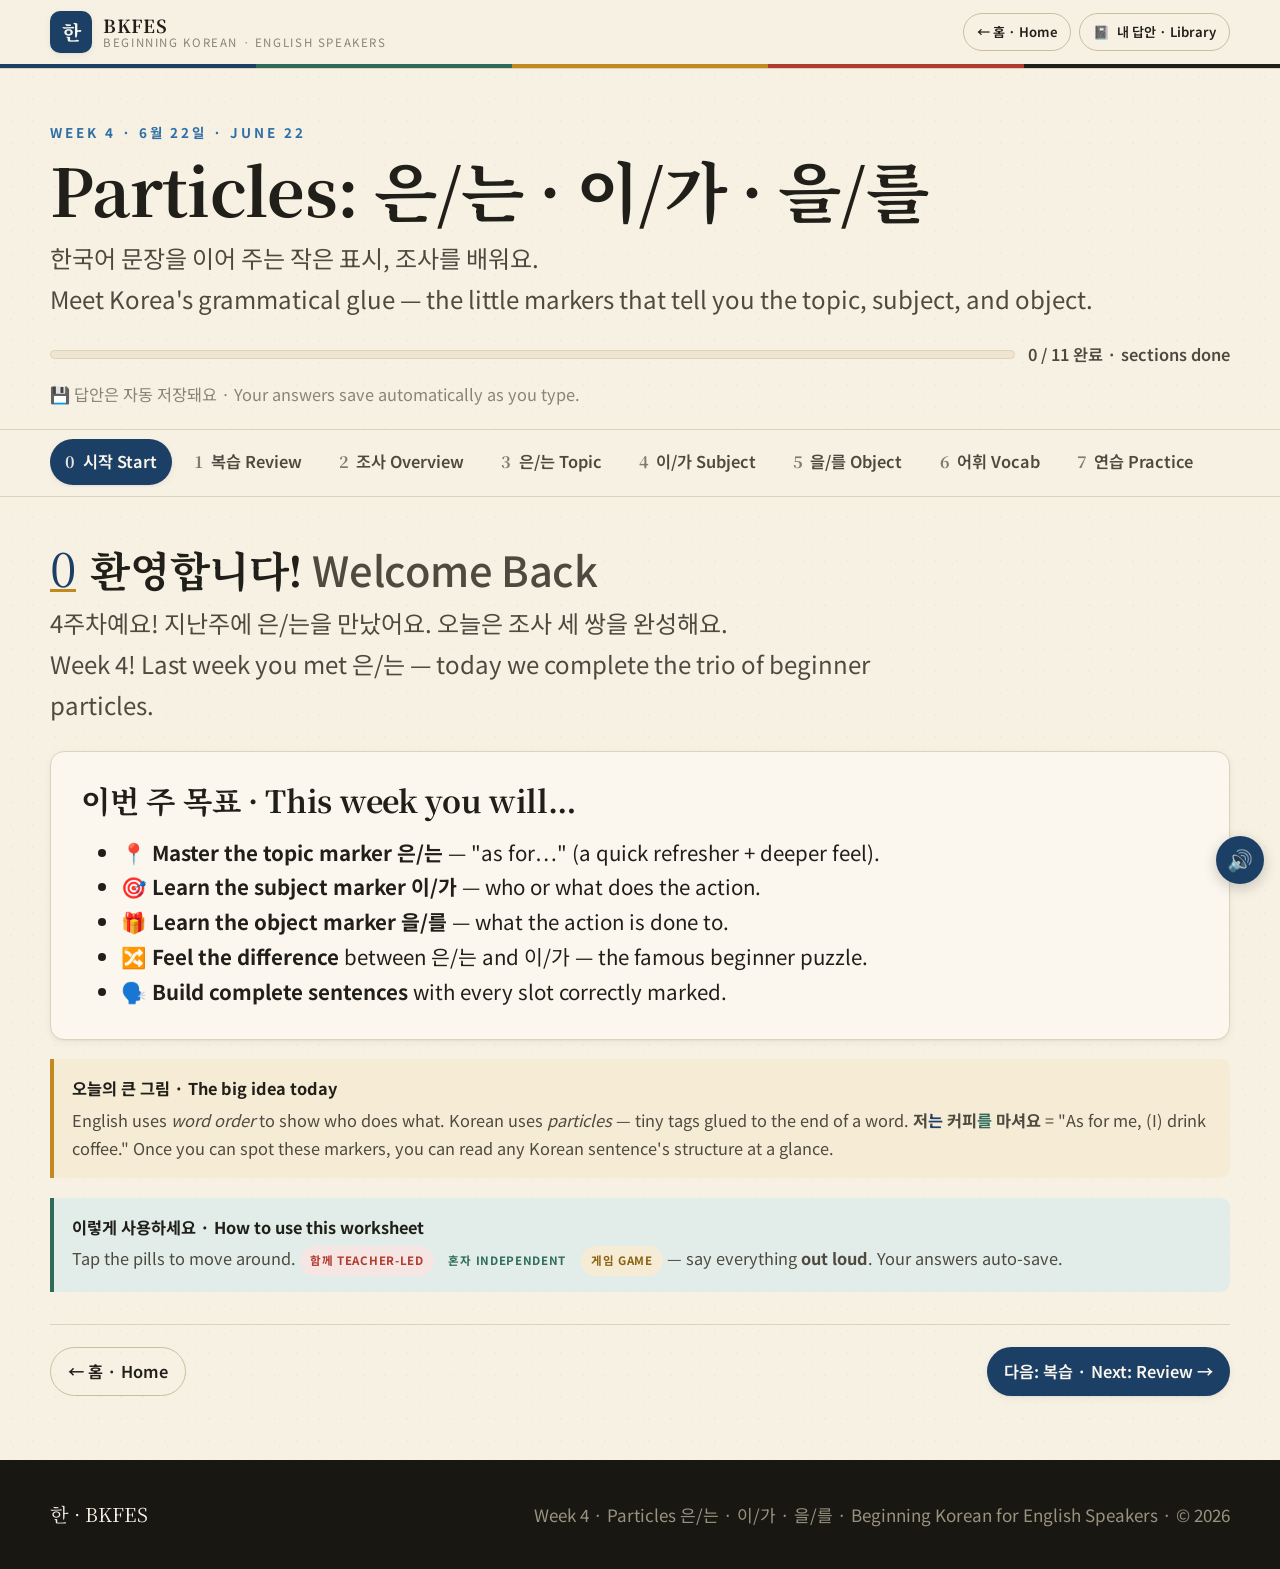
<file: weeks/week04.html>
<!DOCTYPE html>
<html lang="en">
<head>
<meta charset="UTF-8">
<meta name="viewport" content="width=device-width, initial-scale=1.0">
<title>Week 4 · Particles 은/는 · 이/가 · 을/를 · BKFES</title>
<meta name="description" content="Week 4 of Beginning Korean for English Speakers: the topic markers 은/는, subject markers 이/가, and object markers 을/를 — Korea's grammatical glue.">
<link rel="preconnect" href="https://fonts.googleapis.com">
<link rel="preconnect" href="https://fonts.gstatic.com" crossorigin>
<link href="https://fonts.googleapis.com/css2?family=Noto+Sans+KR:wght@400;500;700&family=Noto+Serif+KR:wght@500;600;700&display=swap" rel="stylesheet">
<link rel="stylesheet" href="../css/main.css">
<style>
/* ── Week 4 custom interactive styles ─────────────────────────── */

/* Particle reference cards */
.particle-cards { display:grid; grid-template-columns:repeat(auto-fit,minmax(200px,1fr)); gap:1rem; margin:1rem 0; }
.particle-card { border-radius:var(--radius); padding:1.1rem 1.2rem; border-top:5px solid; background:var(--hanji-2); }
.particle-card.topic { border-color:var(--cheong); }
.particle-card.subject { border-color:var(--jeok); }
.particle-card.object { border-color:var(--jade); }
.particle-card .p-big { font-family:var(--serif); font-size:2rem; font-weight:700; }
.particle-card.topic .p-big { color:var(--cheong); }
.particle-card.subject .p-big { color:var(--jeok); }
.particle-card.object .p-big { color:var(--jade); }
.particle-card .p-role { font-weight:700; margin:.2rem 0; }
.particle-card .p-rule { font-size:var(--fs-small); color:var(--ink-soft); }

/* Consonant/vowel split rule box */
.rule-split { display:grid; grid-template-columns:1fr 1fr; gap:.8rem; margin:.8rem 0; }
@media (max-width:520px){ .rule-split { grid-template-columns:1fr; } }
.rule-half { border-radius:var(--radius-sm); padding:.8rem 1rem; }
.rule-half.cons { background:var(--jeok-tint); border:1px solid var(--jeok); }
.rule-half.vow  { background:var(--cheong-tint); border:1px solid var(--cheong); }
.rule-half h5 { font-family:var(--sans); font-size:.95rem; margin-bottom:.3rem; }
.rule-half .pp { font-family:var(--serif); font-size:1.4rem; font-weight:700; }
.rule-half.cons .pp { color:var(--jeok); }
.rule-half.vow .pp { color:var(--cheong); }

/* Sentence with highlighted particles */
.hl-sentence { font-family:var(--serif); font-size:clamp(1.3rem,3vw,1.8rem); line-height:1.7; margin:.6rem 0; text-align:center; }
.hl-topic   { color:var(--cheong); font-weight:700; }
.hl-subject { color:var(--jeok); font-weight:700; }
.hl-object  { color:var(--jade); font-weight:700; }
.hl-legend { display:flex; flex-wrap:wrap; gap:.5rem 1.2rem; justify-content:center; font-size:var(--fs-small); margin-top:.4rem; }
.hl-legend span { display:inline-flex; align-items:center; gap:.35rem; }
.hl-dot { width:12px; height:12px; border-radius:3px; display:inline-block; }

/* Particle picker game */
.pp-game { margin-top:1rem; }
.pp-question { background:var(--hanji-deep); border-radius:var(--radius-sm); padding:1rem 1.2rem; margin-bottom:.8rem; }
.pp-sentence { font-family:var(--serif); font-size:1.25rem; margin-bottom:.7rem; }
.pp-blank { display:inline-block; min-width:48px; border-bottom:2.5px dashed var(--jeok); text-align:center; color:var(--jeok); font-weight:700; }
.pp-options { display:flex; flex-wrap:wrap; gap:.5rem; }
.pp-opt {
  padding:.45rem 1.1rem; border:1.5px solid var(--line-strong); border-radius:var(--radius-sm);
  background:var(--baek); font-family:var(--serif); font-size:1.1rem; cursor:pointer; transition:all .15s;
}
.pp-opt:hover { border-color:var(--cheong); background:var(--cheong-tint); }
.pp-opt.correct { background:var(--jade-tint); border-color:var(--jade); color:var(--jade); font-weight:700; }
.pp-opt.wrong { background:var(--jeok-tint); border-color:var(--jeok); color:var(--jeok); }
.pp-feedback { font-size:var(--fs-small); font-weight:600; margin-top:.5rem; min-height:1.2em; }
</style>
</head>
<body data-week="week04">

<!-- ══════════ HEADER ══════════════════════════════════════════════ -->
<header class="site-header">
  <div class="wrap site-header__bar">
    <a class="brand" href="../index.html">
      <span class="brand__seal">한</span>
      <span class="brand__txt"><b>BKFES</b><span>Beginning Korean · English Speakers</span></span>
    </a>
    <span class="header-spacer"></span>
    <div class="header-actions" data-name-wrap>
      <span class="faint">👋 <strong data-name-display></strong></span>
    </div>
    <div class="header-actions">
      <a class="btn btn--ghost btn--sm" href="../index.html">← 홈 · Home</a>
      <button class="btn btn--ghost btn--sm js-open-library" type="button">📓 <span class="label-full">내 답안 · Library</span></button>
    </div>
  </div>
  <div class="saekdong saekdong--thin"></div>
</header>

<!-- ══════════ HERO ════════════════════════════════════════════════ -->
<section class="ws-hero">
  <div class="wrap">
    <p class="eyebrow">Week 4 · 6월 22일 · June 22</p>
    <h1>Particles: 은/는 · 이/가 · 을/를</h1>
    <p class="ws-hero__sub">한국어 문장을 이어 주는 작은 표시, 조사를 배워요.<br>
    Meet Korea's grammatical glue — the little markers that tell you the topic, subject, and object.</p>
    <div class="ws-progress">
      <div class="progressbar"><div class="progressbar__fill"></div></div>
      <span class="progresslabel">0 / 11 완료 · sections done</span>
    </div>
    <p class="autosave-note" style="margin-top:.8rem">💾 답안은 자동 저장돼요 · Your answers save automatically as you type.</p>
  </div>
</section>

<!-- ══════════ SECTION NAV PILLS ══════════════════════════════════ -->
<nav class="ws-nav" aria-label="Worksheet sections">
  <div class="wrap">
    <div class="ws-nav__track">
      <button class="pill" data-target="welcome"><span class="pill__no">0</span> 시작 Start</button>
      <button class="pill" data-target="review"><span class="pill__no">1</span> 복습 Review</button>
      <button class="pill" data-target="overview"><span class="pill__no">2</span> 조사 Overview</button>
      <button class="pill" data-target="topic"><span class="pill__no">3</span> 은/는 Topic</button>
      <button class="pill" data-target="subject"><span class="pill__no">4</span> 이/가 Subject</button>
      <button class="pill" data-target="object"><span class="pill__no">5</span> 을/를 Object</button>
      <button class="pill" data-target="vocab"><span class="pill__no">6</span> 어휘 Vocab</button>
      <button class="pill" data-target="practice"><span class="pill__no">7</span> 연습 Practice</button>
      <button class="pill" data-target="games"><span class="pill__no">8</span> 게임 Games</button>
      <button class="pill" data-target="dialogue"><span class="pill__no">9</span> 대화 Dialogue</button>
      <button class="pill" data-target="reflect"><span class="pill__no">10</span> 복습 Review</button>
    </div>
  </div>
</nav>

<main class="wrap">

<!-- ══════════════════════════════════════════════════════════════
     PANEL 0 — Welcome
══════════════════════════════════════════════════════════════════ -->
<section class="panel is-active" id="welcome">
  <div class="panel-head">
    <span class="step-no">0</span>
    <div><h2>환영합니다! <span class="panel-head__ko">Welcome Back</span></h2></div>
  </div>
  <p class="panel-intro">4주차예요! 지난주에 은/는을 만났어요. 오늘은 조사 세 쌍을 완성해요.<br>
  Week 4! Last week you met 은/는 — today we complete the trio of beginner particles.</p>

  <div class="card stack">
    <h3>이번 주 목표 · This week you will…</h3>
    <ul>
      <li>📍 <strong>Master the topic marker 은/는</strong> — "as for…" (a quick refresher + deeper feel).</li>
      <li>🎯 <strong>Learn the subject marker 이/가</strong> — who or what does the action.</li>
      <li>🎁 <strong>Learn the object marker 을/를</strong> — what the action is done to.</li>
      <li>🔀 <strong>Feel the difference</strong> between 은/는 and 이/가 — the famous beginner puzzle.</li>
      <li>🗣️ <strong>Build complete sentences</strong> with every slot correctly marked.</li>
    </ul>
  </div>

  <div class="note note--gold">
    <h4>오늘의 큰 그림 · The big idea today</h4>
    <p>English uses <em>word order</em> to show who does what. Korean uses <em>particles</em> — tiny tags glued to the end of a word. <strong>저<span style="color:var(--cheong)">는</span> 커피<span style="color:var(--jade)">를</span> 마셔요</strong> = "As for me, (I) drink coffee." Once you can spot these markers, you can read any Korean sentence's structure at a glance.</p>
  </div>

  <div class="note note--jade">
    <h4>이렇게 사용하세요 · How to use this worksheet</h4>
    <p>Tap the pills to move around.
    <span class="mode mode--teacher">함께 Teacher-led</span>
    <span class="mode mode--solo">혼자 Independent</span>
    <span class="mode mode--play">게임 Game</span>
    — say everything <strong>out loud</strong>. Your answers auto-save.</p>
  </div>

  <div class="panel-foot">
    <a class="btn btn--ghost" href="../index.html">← 홈 · Home</a>
    <button class="btn btn--primary js-next">다음: 복습 · Next: Review →</button>
  </div>
</section>

<!-- ══════════════════════════════════════════════════════════════
     PANEL 1 — Review (Weeks 1-3)
══════════════════════════════════════════════════════════════════ -->
<section class="panel" id="review">
  <div class="panel-head">
    <span class="step-no">1</span>
    <div><h2>복습 <span class="panel-head__ko">Weeks 1–3 Review</span></h2></div>
  </div>
  <p class="panel-intro">지난 3주를 빠르게 점검해요 — 소리 내어 읽어 보세요!<br>
  A quick check of the last three weeks before we go on — read aloud!</p>
  <div class="mode-tags"><span class="mode mode--teacher">함께 Teacher-led</span></div>

  <table class="vocab">
    <caption>핵심 정리 · Key points so far</caption>
    <thead><tr><th>한국어</th><th>로마자</th><th>English</th></tr></thead>
    <tbody>
      <tr><td class="v-ko">저는 학생이에요</td><td class="v-rom">jeoneun haksaeng-ieyo</td><td class="v-en">I am a student</td></tr>
      <tr><td class="v-ko">저는 한국어를 공부해요</td><td class="v-rom">jeoneun hangugeoreul gongbuhaeyo</td><td class="v-en">I study Korean (S·O·V)</td></tr>
      <tr><td class="v-ko">잘 지냈어요?</td><td class="v-rom">jal jinaesseoyo?</td><td class="v-en">How have you been?</td></tr>
      <tr><td class="v-ko">또 만나요</td><td class="v-rom">tto mannayo</td><td class="v-en">See you again</td></tr>
      <tr><td class="v-ko">동사는 맨 끝</td><td class="v-rom">dongsaneun maen kkeut</td><td class="v-en">The verb comes last</td></tr>
    </tbody>
  </table>

  <div class="exercise" data-quiz="w4-review" style="margin-top:1.4rem">
    <div class="game__head">
      <h3>✏️ 빠른 셀프 체크 · Quick self-check</h3>
      <span class="game__score">점수 · Score: 0 / 4</span>
    </div>
    <div class="mode-tags"><span class="mode mode--solo">혼자 Independent</span></div>
    <p class="muted">Tap an answer to check it instantly. Say the correct one aloud!</p>

    <div class="quiz-q" data-explain="The verb always comes last in Korean.">
      <div class="stem">1. In Korean word order, the verb goes…</div>
      <div class="choices">
        <button class="choice">first</button>
        <button class="choice">second</button>
        <button class="choice" data-correct="true">last</button>
        <button class="choice">anywhere</button>
      </div>
      <div class="quiz-feedback"></div>
    </div>

    <div class="quiz-q" data-explain="저 ends in a vowel → 저는.">
      <div class="stem">2. "As for me" is…</div>
      <div class="choices">
        <button class="choice" data-correct="true">저는</button>
        <button class="choice">저은</button>
        <button class="choice">저를</button>
        <button class="choice">저도</button>
      </div>
      <div class="quiz-feedback"></div>
    </div>

    <div class="quiz-q" data-explain="해요체 (the 요 form) is the safe everyday-polite level.">
      <div class="stem">3. The safest everyday speech level for beginners is…</div>
      <div class="choices">
        <button class="choice">반말 (casual)</button>
        <button class="choice" data-correct="true">해요체 (polite 요)</button>
        <button class="choice">합쇼체 only</button>
        <button class="choice">no ending</button>
      </div>
      <div class="quiz-feedback"></div>
    </div>

    <div class="quiz-q" data-explain="잘 먹겠습니다 is said BEFORE eating.">
      <div class="stem">4. Before a meal, Koreans say…</div>
      <div class="choices">
        <button class="choice" data-correct="true">잘 먹겠습니다</button>
        <button class="choice">잘 먹었습니다</button>
        <button class="choice">안녕히 가세요</button>
        <button class="choice">천만에요</button>
      </div>
      <div class="quiz-feedback"></div>
    </div>
  </div>

  <div class="panel-foot">
    <button class="btn btn--ghost js-prev">← 이전 · Back</button>
    <button class="btn btn--primary js-next">다음: 조사 개요 · Next: Particle Overview →</button>
  </div>
</section>

<!-- ══════════════════════════════════════════════════════════════
     PANEL 2 — Particle Overview
══════════════════════════════════════════════════════════════════ -->
<section class="panel" id="overview">
  <div class="panel-head">
    <span class="step-no">2</span>
    <div><h2>조사 <span class="panel-head__ko">What Are Particles?</span></h2></div>
  </div>
  <p class="panel-intro">조사는 단어 뒤에 붙어서 그 단어의 역할을 알려줘요.<br>
  Particles attach to the end of a word to show its job in the sentence.</p>
  <div class="mode-tags"><span class="mode mode--teacher">함께 Teacher-led</span></div>

  <div class="particle-cards">
    <div class="particle-card topic">
      <div class="p-big">은 / 는</div>
      <div class="p-role">Topic marker</div>
      <div class="p-rule">"As for…" — sets up what you're talking about. 은 after consonant, 는 after vowel.</div>
    </div>
    <div class="particle-card subject">
      <div class="p-big">이 / 가</div>
      <div class="p-role">Subject marker</div>
      <div class="p-rule">Marks <em>who/what does</em> the action. 이 after consonant, 가 after vowel.</div>
    </div>
    <div class="particle-card object">
      <div class="p-big">을 / 를</div>
      <div class="p-role">Object marker</div>
      <div class="p-rule">Marks <em>what the action is done to</em>. 을 after consonant, 를 after vowel.</div>
    </div>
  </div>

  <h3 style="margin-top:1.4rem">한 문장에서 모두 보기 · All three in one sentence</h3>
  <div class="note">
    <p class="hl-sentence">저<span class="hl-topic">는</span> 커피<span class="hl-object">를</span> 좋아해요</p>
    <div class="hl-legend">
      <span><span class="hl-dot" style="background:var(--cheong)"></span> 는 = topic (me)</span>
      <span><span class="hl-dot" style="background:var(--jade)"></span> 를 = object (coffee)</span>
    </div>
    <p style="text-align:center;margin-top:.6rem;color:var(--ink-soft)">"As for me, (I) like coffee."</p>
  </div>

  <div class="note note--gold">
    <h4>💡 핵심 패턴 · The pattern to remember</h4>
    <p>Every particle has <strong>two forms</strong> — one for words ending in a <strong>consonant</strong>, one for words ending in a <strong>vowel</strong>. The pattern is the same idea you learned for 이에요/예요 in Week 1. Your ear will start to choose the right one automatically with practice!</p>
  </div>

  <div class="note note--jade">
    <h4>🌏 왜 조사가 좋을까요? · Why particles are wonderful</h4>
    <p>Because particles mark each word's job, Korean word order is flexible and the subject can even be dropped. The particle — not the position — carries the meaning. That's why "커피를 저는 좋아해요" is still understandable: 를 still marks coffee as the object!</p>
  </div>

  <div class="panel-foot">
    <button class="btn btn--ghost js-prev">← 이전 · Back</button>
    <button class="btn btn--primary js-next">다음: 은/는 · Next: Topic Marker →</button>
  </div>
</section>

<!-- ══════════════════════════════════════════════════════════════
     PANEL 3 — Topic Marker 은/는
══════════════════════════════════════════════════════════════════ -->
<section class="panel" id="topic">
  <div class="panel-head">
    <span class="step-no">3</span>
    <div><h2>은 / 는 <span class="panel-head__ko">Topic Marker</span></h2></div>
  </div>
  <p class="panel-intro">"~로 말하자면" — 주제를 정해 주는 조사예요.<br>
  The topic marker means "as for…" — it sets up what the sentence is about.</p>
  <div class="mode-tags"><span class="mode mode--teacher">함께 Teacher-led</span><span class="mode mode--solo">혼자 Independent</span></div>

  <div class="rule-split">
    <div class="rule-half cons">
      <h5>Ends in a consonant</h5>
      <p class="pp">+ 은</p>
      <p class="p-rule">이름 → 이름<strong>은</strong> &nbsp;·&nbsp; 선생님 → 선생님<strong>은</strong></p>
    </div>
    <div class="rule-half vow">
      <h5>Ends in a vowel</h5>
      <p class="pp">+ 는</p>
      <p class="p-rule">저 → 저<strong>는</strong> &nbsp;·&nbsp; 친구 → 친구<strong>는</strong></p>
    </div>
  </div>

  <table class="vocab" style="margin-top:1.2rem">
    <caption>은/는 in action</caption>
    <thead><tr><th>한국어</th><th>로마자</th><th>English</th></tr></thead>
    <tbody>
      <tr><td class="v-ko">저<strong>는</strong> 미국 사람이에요</td><td class="v-rom">jeoneun Miguk saram-ieyo</td><td class="v-en">As for me, I'm American</td></tr>
      <tr><td class="v-ko">오늘<strong>은</strong> 월요일이에요</td><td class="v-rom">oneureun woryoil-ieyo</td><td class="v-en">Today is Monday</td></tr>
      <tr><td class="v-ko">커피<strong>는</strong> 맛있어요</td><td class="v-rom">keopineun masisseoyo</td><td class="v-en">Coffee is delicious</td></tr>
      <tr><td class="v-ko">한국어<strong>는</strong> 재미있어요</td><td class="v-rom">hangugeoneun jaemiisseoyo</td><td class="v-en">Korean is fun</td></tr>
    </tbody>
  </table>

  <div class="note note--gold">
    <h4>💡 은/는의 두 번째 역할 · The "contrast" feel</h4>
    <p>은/는 also gently signals <em>contrast</em>: "커피<strong>는</strong> 좋아해요" can hint "I like <em>coffee</em> (but maybe not tea)." You don't need to master this yet — just know that 은/는 highlights and compares topics. It's one reason Korean feels so nuanced!</p>
  </div>

  <div class="exercise" style="margin-top:1.2rem">
    <h3>✏️ 은 또는 는? · Add the topic marker</h3>
    <div class="mode-tags"><span class="mode mode--solo">혼자 Independent</span></div>
    <div class="q">
      <div class="q__prompt"><span class="qn">1.</span> 저 + ___</div>
      <div class="fillrow"><span class="cue">저</span><input class="input inline-input" type="text" placeholder="은 / 는?" data-save="topic_q1" data-label="Topic: 저"></div>
    </div>
    <div class="q">
      <div class="q__prompt"><span class="qn">2.</span> 책 + ___</div>
      <div class="fillrow"><span class="cue">책</span><input class="input inline-input" type="text" placeholder="은 / 는?" data-save="topic_q2" data-label="Topic: 책"></div>
    </div>
    <div class="q">
      <div class="q__prompt"><span class="qn">3.</span> 영화 + ___</div>
      <div class="fillrow"><span class="cue">영화</span><input class="input inline-input" type="text" placeholder="은 / 는?" data-save="topic_q3" data-label="Topic: 영화"></div>
    </div>
  </div>

  <div class="panel-foot">
    <button class="btn btn--ghost js-prev">← 이전 · Back</button>
    <button class="btn btn--primary js-next">다음: 이/가 · Next: Subject Marker →</button>
  </div>
</section>

<!-- ══════════════════════════════════════════════════════════════
     PANEL 4 — Subject Marker 이/가
══════════════════════════════════════════════════════════════════ -->
<section class="panel" id="subject">
  <div class="panel-head">
    <span class="step-no">4</span>
    <div><h2>이 / 가 <span class="panel-head__ko">Subject Marker</span></h2></div>
  </div>
  <p class="panel-intro">누가, 무엇이 행동을 하는지 표시해요.<br>
  The subject marker points to who or what is doing the action.</p>
  <div class="mode-tags"><span class="mode mode--teacher">함께 Teacher-led</span><span class="mode mode--solo">혼자 Independent</span></div>

  <div class="rule-split">
    <div class="rule-half cons">
      <h5>Ends in a consonant</h5>
      <p class="pp">+ 이</p>
      <p class="p-rule">선생님 → 선생님<strong>이</strong> &nbsp;·&nbsp; 책 → 책<strong>이</strong></p>
    </div>
    <div class="rule-half vow">
      <h5>Ends in a vowel</h5>
      <p class="pp">+ 가</p>
      <p class="p-rule">친구 → 친구<strong>가</strong> &nbsp;·&nbsp; 날씨 → 날씨<strong>가</strong></p>
    </div>
  </div>

  <table class="vocab" style="margin-top:1.2rem">
    <caption>이/가 in action</caption>
    <thead><tr><th>한국어</th><th>로마자</th><th>English</th></tr></thead>
    <tbody>
      <tr><td class="v-ko">친구<strong>가</strong> 와요</td><td class="v-rom">chinguga wayo</td><td class="v-en">A friend is coming</td></tr>
      <tr><td class="v-ko">날씨<strong>가</strong> 좋아요</td><td class="v-rom">nalssiga joayo</td><td class="v-en">The weather is nice</td></tr>
      <tr><td class="v-ko">책<strong>이</strong> 재미있어요</td><td class="v-rom">chaeg-i jaemiisseoyo</td><td class="v-en">The book is interesting</td></tr>
      <tr><td class="v-ko">선생님<strong>이</strong> 한국 사람이에요</td><td class="v-rom">seonsaengnim-i Hanguk saram-ieyo</td><td class="v-en">The teacher is Korean</td></tr>
    </tbody>
  </table>

  <div class="note note--red">
    <h4>🤔 은/는 vs 이/가 — the famous beginner puzzle</h4>
    <p>Both can look like the English subject, but the feel differs:</p>
    <p>• <strong>은/는 (topic):</strong> general statements, comparisons, "as for X…". &nbsp; 저<strong>는</strong> 학생이에요. (Introducing yourself.)<br>
       • <strong>이/가 (subject):</strong> new information, answering "who?/what?", emphasis on the doer. &nbsp; 누가 와요? — 친구<strong>가</strong> 와요. ("<em>Who</em> is coming?" — "A <em>friend</em> is.")</p>
    <p class="faint" style="margin-top:.4rem">팁 · Don't stress about perfection. Native speakers feel this over time — for now, use 은/는 for "talking about" and 이/가 for "pointing out / new info."</p>
  </div>

  <div class="exercise" style="margin-top:1.2rem">
    <h3>✏️ 이 또는 가? · Add the subject marker</h3>
    <div class="mode-tags"><span class="mode mode--solo">혼자 Independent</span></div>
    <div class="q">
      <div class="q__prompt"><span class="qn">1.</span> 친구 + ___ 와요</div>
      <div class="fillrow"><span class="cue">친구</span><input class="input inline-input" type="text" placeholder="이 / 가?" data-save="subj_q1" data-label="Subject: 친구"></div>
    </div>
    <div class="q">
      <div class="q__prompt"><span class="qn">2.</span> 책 + ___ 좋아요</div>
      <div class="fillrow"><span class="cue">책</span><input class="input inline-input" type="text" placeholder="이 / 가?" data-save="subj_q2" data-label="Subject: 책"></div>
    </div>
    <div class="q">
      <div class="q__prompt"><span class="qn">3.</span> 날씨 + ___ 좋아요</div>
      <div class="fillrow"><span class="cue">날씨</span><input class="input inline-input" type="text" placeholder="이 / 가?" data-save="subj_q3" data-label="Subject: 날씨"></div>
    </div>
  </div>

  <div class="panel-foot">
    <button class="btn btn--ghost js-prev">← 이전 · Back</button>
    <button class="btn btn--primary js-next">다음: 을/를 · Next: Object Marker →</button>
  </div>
</section>

<!-- ══════════════════════════════════════════════════════════════
     PANEL 5 — Object Marker 을/를
══════════════════════════════════════════════════════════════════ -->
<section class="panel" id="object">
  <div class="panel-head">
    <span class="step-no">5</span>
    <div><h2>을 / 를 <span class="panel-head__ko">Object Marker</span></h2></div>
  </div>
  <p class="panel-intro">행동이 가닿는 대상을 표시해요 — "무엇을?"<br>
  The object marker shows what the action is done to — answering "what?".</p>
  <div class="mode-tags"><span class="mode mode--teacher">함께 Teacher-led</span><span class="mode mode--solo">혼자 Independent</span></div>

  <div class="rule-split">
    <div class="rule-half cons">
      <h5>Ends in a consonant</h5>
      <p class="pp">+ 을</p>
      <p class="p-rule">밥 → 밥<strong>을</strong> &nbsp;·&nbsp; 책 → 책<strong>을</strong></p>
    </div>
    <div class="rule-half vow">
      <h5>Ends in a vowel</h5>
      <p class="pp">+ 를</p>
      <p class="p-rule">커피 → 커피<strong>를</strong> &nbsp;·&nbsp; 영화 → 영화<strong>를</strong></p>
    </div>
  </div>

  <table class="vocab" style="margin-top:1.2rem">
    <caption>을/를 in action — note the S·O·V order</caption>
    <thead><tr><th>한국어</th><th>로마자</th><th>English</th></tr></thead>
    <tbody>
      <tr><td class="v-ko">저는 밥<strong>을</strong> 먹어요</td><td class="v-rom">jeoneun bab-eul meogeoyo</td><td class="v-en">I eat rice</td></tr>
      <tr><td class="v-ko">저는 커피<strong>를</strong> 마셔요</td><td class="v-rom">jeoneun keopireul masyeoyo</td><td class="v-en">I drink coffee</td></tr>
      <tr><td class="v-ko">친구가 영화<strong>를</strong> 봐요</td><td class="v-rom">chinguga yeonghwareul bwayo</td><td class="v-en">A friend watches a movie</td></tr>
      <tr><td class="v-ko">저는 한국어<strong>를</strong> 공부해요</td><td class="v-rom">jeoneun hangugeoreul gongbuhaeyo</td><td class="v-en">I study Korean</td></tr>
    </tbody>
  </table>

  <h3 style="margin-top:1.4rem">전체 그림 · The whole picture, color-coded</h3>
  <div class="note">
    <p class="hl-sentence">친구<span class="hl-subject">가</span> 영화<span class="hl-object">를</span> 봐요</p>
    <div class="hl-legend">
      <span><span class="hl-dot" style="background:var(--jeok)"></span> 가 = subject (friend)</span>
      <span><span class="hl-dot" style="background:var(--jade)"></span> 를 = object (movie)</span>
    </div>
    <p style="text-align:center;margin-top:.6rem;color:var(--ink-soft)">"A friend watches a movie." (friend · movie · watches)</p>
  </div>

  <div class="note note--gold">
    <h4>💬 실생활 팁 · Real-life tip — particles get dropped in speech</h4>
    <p>In casual conversation Koreans often <em>drop</em> 을/를 (and sometimes 이/가): "밥 먹어요?" instead of "밥을 먹어요?". For writing and clear speech, though, use them — they make your meaning unmistakable. Learn them fully now; drop them later by choice!</p>
  </div>

  <div class="exercise" style="margin-top:1.2rem">
    <h3>✏️ 을 또는 를? · Add the object marker</h3>
    <div class="mode-tags"><span class="mode mode--solo">혼자 Independent</span></div>
    <div class="q">
      <div class="q__prompt"><span class="qn">1.</span> 밥 + ___ 먹어요</div>
      <div class="fillrow"><span class="cue">밥</span><input class="input inline-input" type="text" placeholder="을 / 를?" data-save="obj_q1" data-label="Object: 밥"></div>
    </div>
    <div class="q">
      <div class="q__prompt"><span class="qn">2.</span> 커피 + ___ 마셔요</div>
      <div class="fillrow"><span class="cue">커피</span><input class="input inline-input" type="text" placeholder="을 / 를?" data-save="obj_q2" data-label="Object: 커피"></div>
    </div>
    <div class="q">
      <div class="q__prompt"><span class="qn">3.</span> 책 + ___ 읽어요</div>
      <div class="fillrow"><span class="cue">책</span><input class="input inline-input" type="text" placeholder="을 / 를?" data-save="obj_q3" data-label="Object: 책"></div>
    </div>
  </div>

  <div class="panel-foot">
    <button class="btn btn--ghost js-prev">← 이전 · Back</button>
    <button class="btn btn--primary js-next">다음: 어휘 · Next: Vocabulary →</button>
  </div>
</section>

<!-- ══════════════════════════════════════════════════════════════
     PANEL 6 — Vocabulary
══════════════════════════════════════════════════════════════════ -->
<section class="panel" id="vocab">
  <div class="panel-head">
    <span class="step-no">6</span>
    <div><h2>어휘 <span class="panel-head__ko">Vocabulary</span></h2></div>
  </div>
  <p class="panel-intro">조사를 붙여 연습할 단어들이에요. 소리 내어 읽어 보세요.</p>
  <div class="mode-tags"><span class="mode mode--teacher">함께 Read aloud together</span><span class="mode mode--solo">혼자 Self-test</span></div>

  <table class="vocab">
    <caption>① 사람 &amp; 주어 · People &amp; subjects</caption>
    <thead><tr><th>한국어</th><th>로마자</th><th>English</th></tr></thead>
    <tbody>
      <tr><td class="v-ko">저 / 나</td><td class="v-rom">jeo / na</td><td class="v-en">I (polite / casual)</td></tr>
      <tr><td class="v-ko">친구</td><td class="v-rom">chingu</td><td class="v-en">friend</td></tr>
      <tr><td class="v-ko">선생님</td><td class="v-rom">seonsaengnim</td><td class="v-en">teacher</td></tr>
      <tr><td class="v-ko">학생</td><td class="v-rom">haksaeng</td><td class="v-en">student</td></tr>
      <tr><td class="v-ko">가족</td><td class="v-rom">gajok</td><td class="v-en">family</td></tr>
      <tr><td class="v-ko">사람</td><td class="v-rom">saram</td><td class="v-en">person</td></tr>
    </tbody>
  </table>

  <table class="vocab" style="margin-top:1.4rem">
    <caption>② 사물 &amp; 목적어 · Things &amp; objects</caption>
    <thead><tr><th>한국어</th><th>로마자</th><th>English</th></tr></thead>
    <tbody>
      <tr><td class="v-ko">밥</td><td class="v-rom">bap</td><td class="v-en">rice / meal</td></tr>
      <tr><td class="v-ko">물</td><td class="v-rom">mul</td><td class="v-en">water</td></tr>
      <tr><td class="v-ko">커피</td><td class="v-rom">keopi</td><td class="v-en">coffee</td></tr>
      <tr><td class="v-ko">책</td><td class="v-rom">chaek</td><td class="v-en">book</td></tr>
      <tr><td class="v-ko">영화</td><td class="v-rom">yeonghwa</td><td class="v-en">movie</td></tr>
      <tr><td class="v-ko">음악</td><td class="v-rom">eumak</td><td class="v-en">music</td></tr>
      <tr><td class="v-ko">한국어</td><td class="v-rom">hangugeo</td><td class="v-en">Korean (language)</td></tr>
      <tr><td class="v-ko">사과</td><td class="v-rom">sagwa</td><td class="v-en">apple</td></tr>
    </tbody>
  </table>

  <table class="vocab" style="margin-top:1.4rem">
    <caption>③ 동사 &amp; 형용사 · Verbs &amp; descriptive words (요 form)</caption>
    <thead><tr><th>한국어</th><th>로마자</th><th>English</th></tr></thead>
    <tbody>
      <tr><td class="v-ko">먹어요</td><td class="v-rom">meogeoyo</td><td class="v-en">eat(s)</td></tr>
      <tr><td class="v-ko">마셔요</td><td class="v-rom">masyeoyo</td><td class="v-en">drink(s)</td></tr>
      <tr><td class="v-ko">봐요</td><td class="v-rom">bwayo</td><td class="v-en">see(s) / watch(es)</td></tr>
      <tr><td class="v-ko">읽어요</td><td class="v-rom">ilgeoyo</td><td class="v-en">read(s)</td></tr>
      <tr><td class="v-ko">좋아해요</td><td class="v-rom">joahaeyo</td><td class="v-en">like(s)</td></tr>
      <tr><td class="v-ko">와요</td><td class="v-rom">wayo</td><td class="v-en">come(s)</td></tr>
      <tr><td class="v-ko">좋아요</td><td class="v-rom">joayo</td><td class="v-en">(is) good / nice</td></tr>
      <tr><td class="v-ko">재미있어요</td><td class="v-rom">jaemiisseoyo</td><td class="v-en">(is) fun / interesting</td></tr>
    </tbody>
  </table>

  <div class="exercise" style="margin-top:1.6rem">
    <h3>⭐ 나의 단어 · My words to remember</h3>
    <div class="mode-tags"><span class="mode mode--solo">혼자 Independent</span></div>
    <p class="muted">Choose your three favourite new words and write them here.</p>
    <input class="input" type="text" placeholder="1." data-save="vocab_fav_1" data-label="Favourite word 1" style="margin-bottom:.5rem">
    <input class="input" type="text" placeholder="2." data-save="vocab_fav_2" data-label="Favourite word 2" style="margin-bottom:.5rem">
    <input class="input" type="text" placeholder="3." data-save="vocab_fav_3" data-label="Favourite word 3">
  </div>

  <div class="panel-foot">
    <button class="btn btn--ghost js-prev">← 이전 · Back</button>
    <button class="btn btn--primary js-next">다음: 연습 · Next: Practice →</button>
  </div>
</section>

<!-- ══════════════════════════════════════════════════════════════
     PANEL 7 — Practice
══════════════════════════════════════════════════════════════════ -->
<section class="panel" id="practice">
  <div class="panel-head">
    <span class="step-no">7</span>
    <div><h2>연습 <span class="panel-head__ko">Practice</span></h2></div>
  </div>
  <p class="panel-intro">조사를 모두 모아서 연습해요 — 소리 내어 말하는 것도 잊지 마세요!</p>

  <div class="exercise">
    <h3>A. 조사 채우기 · Complete the sentence</h3>
    <div class="mode-tags"><span class="mode mode--solo">혼자 Independent</span></div>
    <p class="muted">Fill each blank with the correct particle (은/는, 이/가, or 을/를).</p>
    <div class="q">
      <div class="q__prompt"><span class="qn">1.</span> 저___ 커피___ 좋아해요. (I like coffee)</div>
      <input class="input" type="text" placeholder="저는 커피를 좋아해요" data-save="prac_a1" data-label="Practice: I like coffee">
    </div>
    <div class="q">
      <div class="q__prompt"><span class="qn">2.</span> 친구___ 밥___ 먹어요. (A friend eats rice)</div>
      <input class="input" type="text" placeholder="친구가 밥을 먹어요" data-save="prac_a2" data-label="Practice: friend eats rice">
    </div>
    <div class="q">
      <div class="q__prompt"><span class="qn">3.</span> 날씨___ 좋아요. (The weather is nice)</div>
      <input class="input" type="text" placeholder="날씨가 좋아요" data-save="prac_a3" data-label="Practice: weather is nice">
    </div>
  </div>

  <div class="exercise" data-quiz="w4-particles" style="margin-top:1rem">
    <div class="game__head">
      <h3>B. 조사 퀴즈 · Particle Quiz</h3>
      <span class="game__score">점수 · Score: 0 / 6</span>
    </div>
    <div class="mode-tags"><span class="mode mode--play">게임 Quiz</span></div>
    <p class="muted">Tap the correct particle for each blank.</p>

    <div class="quiz-q" data-explain="커피 ends in a vowel, and it's the object → 를.">
      <div class="stem">1. 저는 커피___ 마셔요. (I drink coffee)</div>
      <div class="choices">
        <button class="choice">은</button>
        <button class="choice">이</button>
        <button class="choice" data-correct="true">를</button>
        <button class="choice">을</button>
      </div>
      <div class="quiz-feedback"></div>
    </div>

    <div class="quiz-q" data-explain="밥 ends in a consonant, and it's the object → 을.">
      <div class="stem">2. 저는 밥___ 먹어요. (I eat rice)</div>
      <div class="choices">
        <button class="choice">를</button>
        <button class="choice" data-correct="true">을</button>
        <button class="choice">가</button>
        <button class="choice">는</button>
      </div>
      <div class="quiz-feedback"></div>
    </div>

    <div class="quiz-q" data-explain="친구 ends in a vowel, doing the action → subject 가.">
      <div class="stem">3. 친구___ 와요. (A friend is coming)</div>
      <div class="choices">
        <button class="choice">이</button>
        <button class="choice" data-correct="true">가</button>
        <button class="choice">을</button>
        <button class="choice">은</button>
      </div>
      <div class="quiz-feedback"></div>
    </div>

    <div class="quiz-q" data-explain="책 ends in a consonant, subject of 좋아요 → 이.">
      <div class="stem">4. 책___ 재미있어요. (The book is interesting)</div>
      <div class="choices">
        <button class="choice" data-correct="true">이</button>
        <button class="choice">가</button>
        <button class="choice">를</button>
        <button class="choice">는</button>
      </div>
      <div class="quiz-feedback"></div>
    </div>

    <div class="quiz-q" data-explain="저 ends in a vowel; introducing yourself = topic → 는.">
      <div class="stem">5. ___ 미국 사람이에요. (As for me, I'm American)</div>
      <div class="choices">
        <button class="choice">저은</button>
        <button class="choice" data-correct="true">저는</button>
        <button class="choice">저가</button>
        <button class="choice">저를</button>
      </div>
      <div class="quiz-feedback"></div>
    </div>

    <div class="quiz-q" data-explain="영화 ends in a vowel, and it's the object → 를.">
      <div class="stem">6. 친구가 영화___ 봐요. (A friend watches a movie)</div>
      <div class="choices">
        <button class="choice">을</button>
        <button class="choice" data-correct="true">를</button>
        <button class="choice">가</button>
        <button class="choice">은</button>
      </div>
      <div class="quiz-feedback"></div>
    </div>
  </div>

  <div class="panel-foot">
    <button class="btn btn--ghost js-prev">← 이전 · Back</button>
    <button class="btn btn--primary js-next">다음: 게임 · Next: Games →</button>
  </div>
</section>

<!-- ══════════════════════════════════════════════════════════════
     PANEL 8 — Games
══════════════════════════════════════════════════════════════════ -->
<section class="panel" id="games">
  <div class="panel-head">
    <span class="step-no">8</span>
    <div><h2>게임 <span class="panel-head__ko">Games</span></h2></div>
  </div>
  <p class="panel-intro">Learning sticks when it's fun. Flip cards, make matches, and pick the right particle out loud!</p>
  <div class="mode-tags"><span class="mode mode--play">게임 Play</span><span class="mode mode--solo">혼자 Independent</span><span class="mode mode--teacher">함께 As a class</span></div>

  <!-- Flashcards: particles -->
  <div class="game" data-flashcards="particles" data-flashcards-src="fc-particle-data">
    <div class="game__head">
      <h3>🃏 조사 카드 · Particle flashcards</h3>
      <span class="flash-counter faint"></span>
    </div>
    <p class="muted">See the particle → say its job and rule → flip to check.</p>
    <div class="flash-stage">
      <div class="flashcard">
        <div class="flashcard__inner">
          <div class="flashcard__face flashcard__front"><div class="big"></div></div>
          <div class="flashcard__face flashcard__back"><div><div class="rom"></div><div class="en"></div></div></div>
        </div>
      </div>
    </div>
    <div class="flash-controls">
      <button class="btn btn--ghost btn--sm js-flash-prev">← 이전</button>
      <button class="btn btn--ghost btn--sm js-flash-next">다음 →</button>
      <button class="btn btn--gold btn--sm js-flash-shuffle">🔀 섞기 · Shuffle</button>
    </div>
  </div>

  <!-- Match: word → correct particle form -->
  <div class="game" data-match="particle-match" data-match-src="match-particle-data">
    <div class="game__head">
      <h3>🔗 짝 맞추기 · Match word → its object form</h3>
      <span class="game__score">맞춤 · Matched: 0 / 6</span>
    </div>
    <p class="muted">Tap a word, then tap the same word correctly marked with 을 or 를.</p>
    <div class="match-board">
      <div class="match-col" data-side="left"><h4>단어 · Word</h4></div>
      <div class="match-col" data-side="right"><h4>+ 을/를</h4></div>
    </div>
    <div style="margin-top:1rem"><button class="btn btn--ghost btn--sm js-match-reset">↺ 다시 · Reset</button></div>
  </div>

  <!-- Particle Picker (custom) -->
  <div class="game">
    <div class="game__head">
      <h3>🎯 조사 고르기 게임 · Particle Picker</h3>
      <span class="game__score" id="ppScore">점수: 0 / 6</span>
    </div>
    <p class="muted">Read each sentence and tap the correct particle for the blank. The game tells you instantly!</p>
    <div class="pp-game" id="ppGame"></div>
    <button class="btn btn--ghost btn--sm" onclick="resetPP()" style="margin-top:.5rem">↺ 다시 · Reset</button>
  </div>

  <div class="panel-foot">
    <button class="btn btn--ghost js-prev">← 이전 · Back</button>
    <button class="btn btn--primary js-next">다음: 대화 · Next: Dialogue →</button>
  </div>
</section>

<!-- ══════════════════════════════════════════════════════════════
     PANEL 9 — Dialogue & Role-play
══════════════════════════════════════════════════════════════════ -->
<section class="panel" id="dialogue">
  <div class="panel-head">
    <span class="step-no">9</span>
    <div><h2>대화 <span class="panel-head__ko">Dialogue &amp; Role-play</span></h2></div>
  </div>
  <p class="panel-intro">진짜 대화예요. 조사가 어떻게 쓰이는지 잘 보세요. 소리 내어 읽고 역할을 바꿔요!</p>

  <div class="dialogue">
    <h3 style="font-family:var(--sans);margin-bottom:.6rem">🎭 모델 대화 · Talking about likes</h3>
    <div class="mode-tags"><span class="mode mode--teacher">함께 Read A &amp; B aloud — watch the particles!</span></div>

    <div class="turn turn--a">
      <div class="turn__who">A · 나</div>
      <div class="turn__bubble"><div class="turn__ko">민수 씨는 뭐를 좋아해요?</div><div class="turn__rom">Minsu ssineun mworeul joahaeyo?</div><div class="turn__en">Minsu, what do you like?</div></div>
    </div>
    <div class="turn turn--b">
      <div class="turn__who">B · 민수</div>
      <div class="turn__bubble"><div class="turn__ko">저는 영화를 좋아해요. 알렉스 씨는요?</div><div class="turn__rom">jeoneun yeonghwareul joahaeyo. Alex ssineunyo?</div><div class="turn__en">I like movies. How about you, Alex?</div></div>
    </div>
    <div class="turn turn--a">
      <div class="turn__who">A · 나</div>
      <div class="turn__bubble"><div class="turn__ko">저는 음악을 좋아해요. 그리고 커피도 좋아해요!</div><div class="turn__rom">jeoneun eumageul joahaeyo. geurigo keopido joahaeyo!</div><div class="turn__en">I like music. And I like coffee too!</div></div>
    </div>
    <div class="turn turn--b">
      <div class="turn__who">B · 민수</div>
      <div class="turn__bubble"><div class="turn__ko">오, 저도 커피를 좋아해요! 친구가 카페를 해요.</div><div class="turn__rom">o, jeodo keopireul joahaeyo! chinguga kapereul haeyo.</div><div class="turn__en">Oh, I like coffee too! My friend runs a café.</div></div>
    </div>
    <div class="turn turn--a">
      <div class="turn__who">A · 나</div>
      <div class="turn__bubble"><div class="turn__ko">우와, 좋아요! 같이 가요.</div><div class="turn__rom">uwa, joayo! gachi gayo.</div><div class="turn__en">Wow, great! Let's go together.</div></div>
    </div>
  </div>

  <div class="exercise">
    <h3>🗣️ 나의 버전 · Your version</h3>
    <div class="mode-tags"><span class="mode mode--solo">혼자 Independent: write your lines</span><span class="mode mode--teacher">함께 Then perform with a partner</span></div>
    <p class="muted">Talk about what <em>you</em> like. Use 은/는 for yourself and 을/를 for the things you like!</p>
    <div class="q">
      <div class="q__prompt"><span class="qn">1.</span> "I like ___" — fill with a thing you like + 을/를</div>
      <input class="input" type="text" placeholder="저는 ___을/를 좋아해요." data-save="dlg_like1" data-label="Dialogue: I like (1)">
    </div>
    <div class="q">
      <div class="q__prompt"><span class="qn">2.</span> "I like ___ too" — another favourite (+ 도 = also)</div>
      <input class="input" type="text" placeholder="그리고 ___도 좋아해요." data-save="dlg_like2" data-label="Dialogue: I like (2)">
    </div>
    <div class="q">
      <div class="q__prompt"><span class="qn">★</span> Write the whole conversation in your own words</div>
      <textarea class="textarea" placeholder="A: ___ 씨는 뭐를 좋아해요?&#10;B: 저는 ___을/를 좋아해요. ___ 씨는요?&#10;A: ..." data-save="dlg_full" data-label="My full Week 4 conversation"></textarea>
    </div>
  </div>

  <div class="note note--gold">
    <h4>도전 · Challenge</h4>
    <p>Ask <strong>three classmates</strong> "뭐를 좋아해요?" and answer using full sentences with the right particles. Listen for 은/는, 이/가, and 을/를 in their answers! 화이팅! 💪</p>
  </div>

  <div class="panel-foot">
    <button class="btn btn--ghost js-prev">← 이전 · Back</button>
    <button class="btn btn--primary js-next">다음: 복습 · Next: Review →</button>
  </div>
</section>

<!-- ══════════════════════════════════════════════════════════════
     PANEL 10 — Review & Reflect
══════════════════════════════════════════════════════════════════ -->
<section class="panel" id="reflect">
  <div class="panel-head">
    <span class="step-no">10</span>
    <div><h2>복습 &amp; 돌아보기 <span class="panel-head__ko">Review &amp; Reflect</span></h2></div>
  </div>
  <p class="panel-intro">정말 잘하셨어요! 이제 조사를 붙여 완전한 문장을 만들 수 있어요. 대단해요!<br>
  Excellent work! You can now mark every part of a sentence with the right particle — a big step!</p>

  <div class="exercise">
    <h3>✅ 할 수 있어요 · I can now…</h3>
    <div class="mode-tags"><span class="mode mode--solo">혼자 Independent</span></div>
    <ul class="checklist">
      <li><input type="checkbox" id="ck1" data-save="ck_what" data-label="Knows what particles are"><label for="ck1">Explain that <strong>particles</strong> mark a word's job in the sentence</label></li>
      <li><input type="checkbox" id="ck2" data-save="ck_topic" data-label="Can use 은/는"><label for="ck2">Add the topic marker <strong>은/는</strong> ("as for…")</label></li>
      <li><input type="checkbox" id="ck3" data-save="ck_subject" data-label="Can use 이/가"><label for="ck3">Add the subject marker <strong>이/가</strong> (who/what does it)</label></li>
      <li><input type="checkbox" id="ck4" data-save="ck_object" data-label="Can use 을/를"><label for="ck4">Add the object marker <strong>을/를</strong> (what it's done to)</label></li>
      <li><input type="checkbox" id="ck5" data-save="ck_rule" data-label="Knows consonant/vowel rule"><label for="ck5">Choose the right form based on <strong>consonant vs vowel</strong> ending</label></li>
      <li><input type="checkbox" id="ck6" data-save="ck_diff" data-label="Feels 은/는 vs 이/가"><label for="ck6">Sense the difference between <strong>은/는</strong> (topic) and <strong>이/가</strong> (new info)</label></li>
      <li><input type="checkbox" id="ck7" data-save="ck_build" data-label="Can build a full marked sentence"><label for="ck7">Build a sentence like <strong>친구가 영화를 봐요</strong></label></li>
      <li><input type="checkbox" id="ck8" data-save="ck_words" data-label="Learned 15+ words"><label for="ck8">Use <strong>15+ words</strong> from this week</label></li>
    </ul>
  </div>

  <div class="exercise" style="margin-top:1rem">
    <h3>💭 돌아보기 · Reflection</h3>
    <div class="mode-tags"><span class="mode mode--solo">혼자 Independent</span></div>
    <div class="q">
      <div class="q__prompt">오늘 가장 좋았던 것은? · One thing you enjoyed today</div>
      <textarea class="textarea" placeholder="예: 조사 고르기 게임이 재미있었어요!" data-save="reflect_good" data-label="Reflection: enjoyed"></textarea>
    </div>
    <div class="q">
      <div class="q__prompt">어려웠던 것은? · One thing that was tricky</div>
      <textarea class="textarea" placeholder="예: Choosing between 은/는 and 이/가 is still tricky." data-save="reflect_hard" data-label="Reflection: tricky"></textarea>
    </div>
    <div class="q">
      <div class="q__prompt">조사를 모두 넣은 문장 · Write one full sentence with all the right particles</div>
      <textarea class="textarea" placeholder="저는 ___을/를 좋아해요." data-save="reflect_sentence" data-label="Reflection: my marked sentence"></textarea>
    </div>
  </div>

  <div class="card center stack" style="margin-top:1.4rem">
    <h3>🎉 4주차 완료! · Week 4 Complete!</h3>
    <p class="muted">이제 조사를 쓸 수 있어요! You can now use Korea's grammatical glue — your sentences are becoming truly Korean!</p>
    <div style="display:flex;gap:.6rem;justify-content:center;flex-wrap:wrap">
      <button class="btn btn--primary js-finish">✓ 완료 표시 · Mark complete</button>
      <button class="btn btn--gold js-open-library">📓 내 답안 보기 · Review &amp; export</button>
    </div>
  </div>

  <div class="note note--jade" style="margin-top:1.6rem">
    <h4>다음 주 미리보기 · Coming up — Week 5</h4>
    <p><strong>Present Tense Polite Form (-아요 / -어요)</strong> — you've been using 먹어요, 마셔요, 좋아해요 already; next week you'll learn the <em>rule</em> behind them so you can turn any verb into natural polite Korean. 매일 한 문장씩 조사를 붙여 보세요! 화이팅! 💪</p>
  </div>

  <div class="panel-foot">
    <button class="btn btn--ghost js-prev">← 이전 · Back</button>
    <a class="btn btn--primary" href="../index.html">홈으로 · Back to course home →</a>
  </div>
</section>

</main>

<!-- ══════════ LIBRARY MODAL ════════════════════════════════════ -->
<div class="modal-overlay" id="libraryModal" role="dialog" aria-modal="true" aria-labelledby="libTitle">
  <div class="modal">
    <div class="modal__head">
      <h2 id="libTitle">📓 내 답안 · My Library</h2>
      <button class="modal__close js-close-modal" aria-label="Close">×</button>
    </div>
    <div class="modal__body"></div>
    <div class="modal__foot">
      <button class="btn btn--primary btn--sm js-export-csv" type="button">⬇ CSV 내보내기 · Export CSV</button>
      <button class="btn btn--ghost btn--sm js-export-json" type="button">⬇ JSON</button>
      <span class="header-spacer"></span>
      <button class="btn btn--ghost btn--sm js-clear-all" type="button" style="color:var(--jeok);border-color:var(--jeok)">🗑 전체 삭제 · Clear</button>
    </div>
  </div>
</div>

<!-- ══════════ FOOTER ═══════════════════════════════════════════ -->
<footer class="site-footer">
  <div class="wrap">
    <span class="foot-brand">한 · BKFES</span>
    <small>Week 4 · Particles 은/는 · 이/가 · 을/를 · Beginning Korean for English Speakers · © <span data-year>2026</span></small>
  </div>
</footer>

<!-- ══════════ GAME DATA (JSON) ══════════════════════════════════ -->
<script type="application/json" id="fc-particle-data">
[
  {"front":"은 / 는","rom":"eun / neun","en":"TOPIC marker — 'as for…'. 은 after consonant, 는 after vowel."},
  {"front":"이 / 가","rom":"i / ga","en":"SUBJECT marker — who/what does it. 이 after consonant, 가 after vowel."},
  {"front":"을 / 를","rom":"eul / reul","en":"OBJECT marker — what it's done to. 을 after consonant, 를 after vowel."},
  {"front":"저는","rom":"jeoneun","en":"'as for me' (저 + 는, vowel)"},
  {"front":"이름은","rom":"ireumeun","en":"'as for the name' (이름 + 은, consonant)"},
  {"front":"친구가","rom":"chinguga","en":"'a friend (does)' (친구 + 가, vowel)"},
  {"front":"책이","rom":"chaegi","en":"'the book (is)' (책 + 이, consonant)"},
  {"front":"커피를","rom":"keopireul","en":"'coffee (object)' (커피 + 를, vowel)"},
  {"front":"밥을","rom":"babeul","en":"'rice (object)' (밥 + 을, consonant)"}
]
</script>

<script type="application/json" id="match-particle-data">
[
  {"id":1,"left":"밥","right":"밥을"},
  {"id":2,"left":"커피","right":"커피를"},
  {"id":3,"left":"책","right":"책을"},
  {"id":4,"left":"영화","right":"영화를"},
  {"id":5,"left":"물","right":"물을"},
  {"id":6,"left":"음악","right":"음악을"}
]
</script>

<!-- ══════════ CUSTOM JAVASCRIPT (particle picker) ═══════════════ -->
<script>
(function() {
  /* ── Particle Picker Game ──────────────────────────────────── */
  var PP_QUESTIONS = [
    {pre:'저', blank:true, post:' 학생이에요.', en:'As for me, I am a student.', options:['은','는','이','가'], correct:'는'},
    {pre:'친구', blank:true, post:' 와요.', en:'A friend is coming.', options:['은','가','을','를'], correct:'가'},
    {pre:'저는 밥', blank:true, post:' 먹어요.', en:'I eat rice.', options:['은','가','을','를'], correct:'을'},
    {pre:'저는 커피', blank:true, post:' 마셔요.', en:'I drink coffee.', options:['는','이','을','를'], correct:'를'},
    {pre:'책', blank:true, post:' 재미있어요.', en:'The book is interesting.', options:['은','이','을','를'], correct:'이'},
    {pre:'친구가 영화', blank:true, post:' 봐요.', en:'A friend watches a movie.', options:['은','가','을','를'], correct:'를'}
  ];
  var ppAnswered = 0, ppCorrect = 0;

  function buildPP() {
    var wrap = document.getElementById('ppGame');
    if (!wrap) return;
    ppAnswered = 0; ppCorrect = 0;
    document.getElementById('ppScore').textContent = '점수: 0 / ' + PP_QUESTIONS.length;
    wrap.innerHTML = '';
    PP_QUESTIONS.forEach(function(q, qi) {
      var box = document.createElement('div');
      box.className = 'pp-question';
      var opts = q.options.map(function(o) {
        return '<button class="pp-opt" data-q="' + qi + '" data-o="' + o + '">' + o + '</button>';
      }).join('');
      box.innerHTML =
        '<div class="pp-sentence">' + q.pre + '<span class="pp-blank" id="ppBlank' + qi + '">?</span>' + q.post + '</div>' +
        '<div class="pp-options">' + opts + '</div>' +
        '<div class="pp-feedback" id="ppFb' + qi + '"></div>';
      wrap.appendChild(box);
    });
    wrap.querySelectorAll('.pp-opt').forEach(function(btn) {
      btn.addEventListener('click', function() {
        var qi = parseInt(btn.dataset.q);
        var q = PP_QUESTIONS[qi];
        var box = btn.closest('.pp-question');
        if (box.dataset.done) return;
        box.dataset.done = '1';
        ppAnswered++;
        var fb = document.getElementById('ppFb' + qi);
        var blank = document.getElementById('ppBlank' + qi);
        blank.textContent = btn.dataset.o;
        if (btn.dataset.o === q.correct) {
          btn.classList.add('correct');
          ppCorrect++;
          fb.style.color = 'var(--jade)';
          fb.textContent = '✓ 맞아요! · Correct — ' + q.en;
        } else {
          btn.classList.add('wrong');
          box.querySelectorAll('.pp-opt').forEach(function(b) {
            if (b.dataset.o === q.correct) b.classList.add('correct');
          });
          blank.textContent = q.correct;
          fb.style.color = 'var(--jeok)';
          fb.textContent = '✗ 정답은 ' + q.correct + ' · ' + q.en;
        }
        document.getElementById('ppScore').textContent = '점수: ' + ppCorrect + ' / ' + PP_QUESTIONS.length;
        if (ppAnswered === PP_QUESTIONS.length && window.BKFESStore) {
          window.BKFESStore.saveField('week04', 'game_particle_picker', ppCorrect + '/' + PP_QUESTIONS.length, 'Particle Picker game');
        }
      });
    });
  }

  window.resetPP = buildPP;
  buildPP();
})();
</script>

<!-- ══════════ SHARED SCRIPTS (must stay in this order) ═════════ -->
<script src="../js/weeks.js"></script>
<script src="../js/storage.js"></script>
<script src="../js/worksheet.js"></script>
<script src="../js/audio.js"></script>
</body>
</html>
</file>
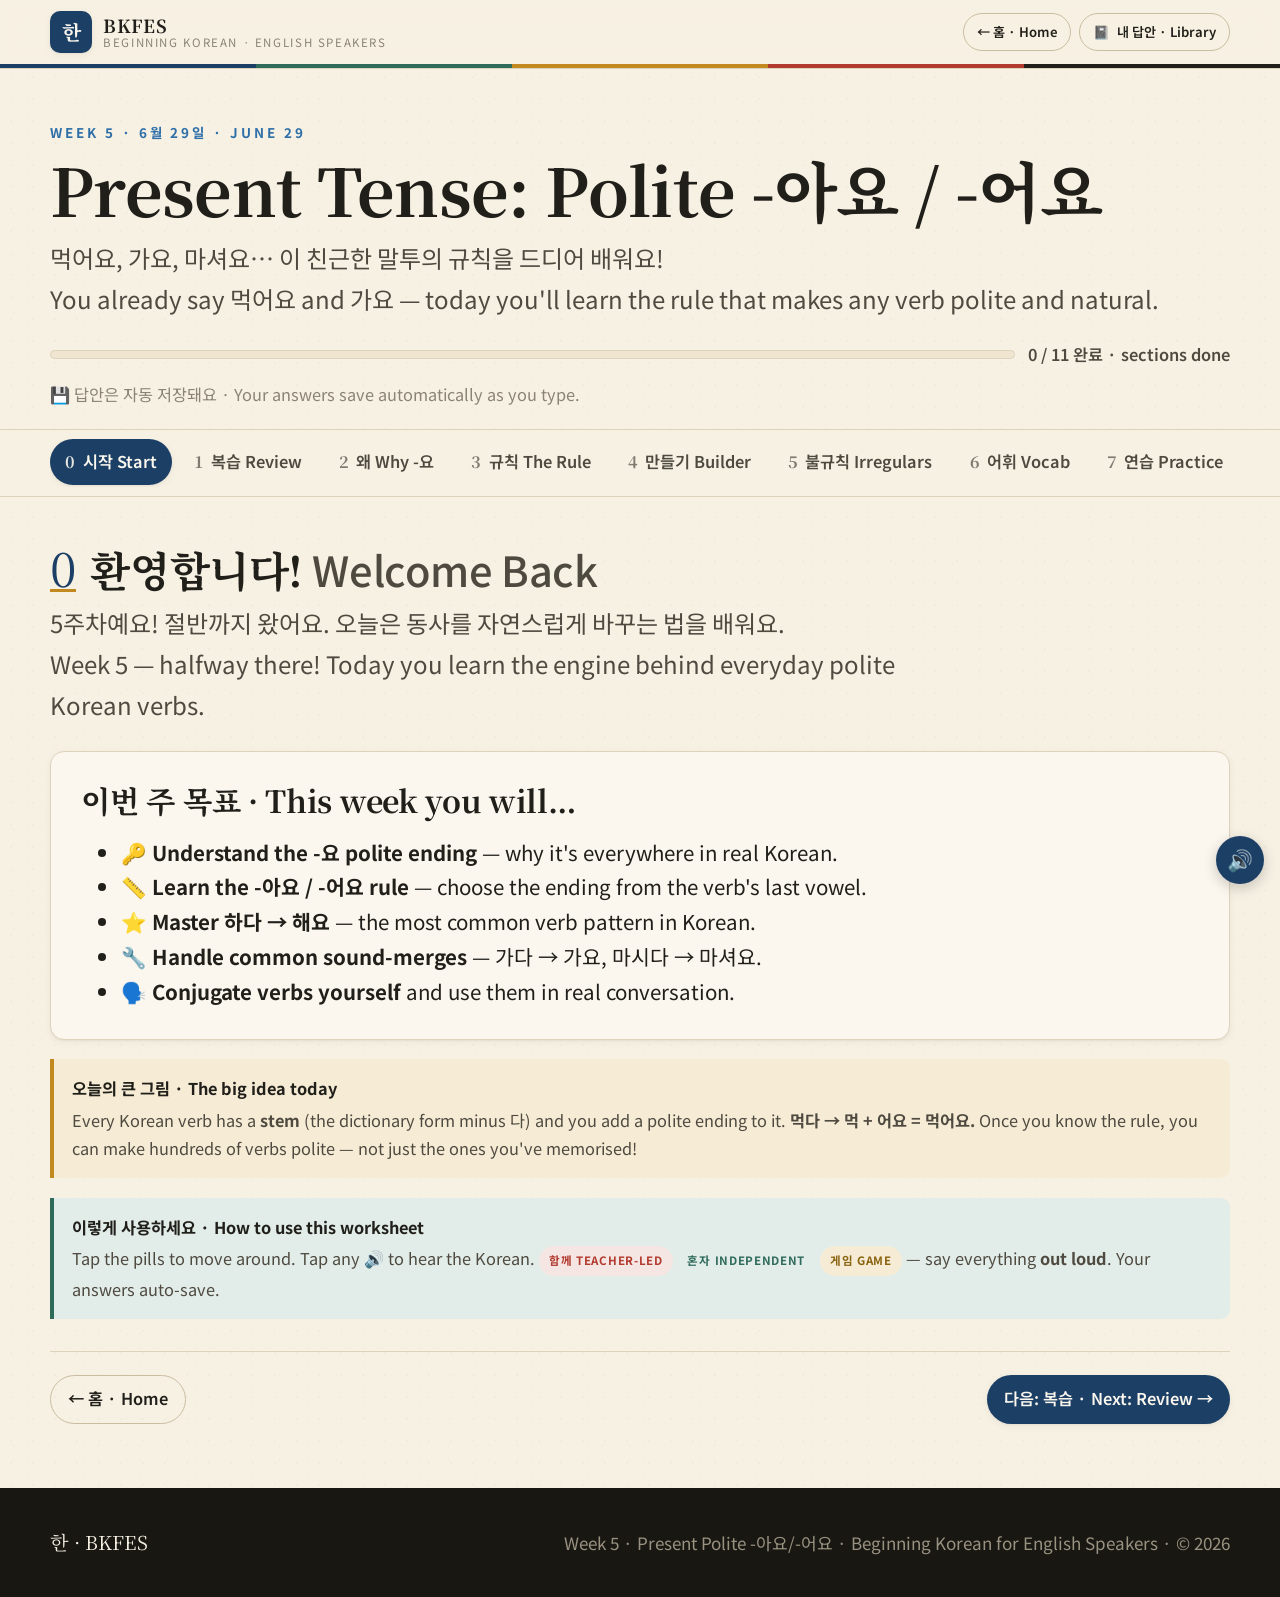
<file: weeks/week05.html>
<!DOCTYPE html>
<html lang="en">
<head>
<meta charset="UTF-8">
<meta name="viewport" content="width=device-width, initial-scale=1.0">
<title>Week 5 · Present Polite -아요/-어요 · BKFES</title>
<meta name="description" content="Week 5 of Beginning Korean for English Speakers: the present-tense polite form -아요/-어요 — the rule behind 먹어요, 가요, 마셔요, and more.">
<link rel="preconnect" href="https://fonts.googleapis.com">
<link rel="preconnect" href="https://fonts.gstatic.com" crossorigin>
<link href="https://fonts.googleapis.com/css2?family=Noto+Sans+KR:wght@400;500;700&family=Noto+Serif+KR:wght@500;600;700&display=swap" rel="stylesheet">
<link rel="stylesheet" href="../css/main.css">
<style>
/* ── Week 5 custom interactive styles ─────────────────────────── */

/* Conjugation rule cards */
.conj-rules { display:grid; grid-template-columns:repeat(auto-fit,minmax(210px,1fr)); gap:1rem; margin:1rem 0; }
.conj-rule { border-radius:var(--radius); padding:1.1rem 1.2rem; border-top:5px solid; background:var(--hanji-2); }
.conj-rule.a  { border-color:var(--jeok); }
.conj-rule.eo { border-color:var(--cheong); }
.conj-rule.ha { border-color:var(--jade); }
.conj-rule .cr-end { font-family:var(--serif); font-size:1.8rem; font-weight:700; }
.conj-rule.a .cr-end { color:var(--jeok); }
.conj-rule.eo .cr-end { color:var(--cheong); }
.conj-rule.ha .cr-end { color:var(--jade); }
.conj-rule .cr-when { font-weight:700; margin:.25rem 0; font-size:.95rem; }
.conj-rule .cr-ex { font-size:var(--fs-small); color:var(--ink-soft); }

/* Stem → ending flow */
.flow { display:flex; flex-wrap:wrap; align-items:center; gap:.5rem; justify-content:center; margin:.8rem 0; }
.flow-box { border-radius:var(--radius-sm); padding:.6rem 1rem; font-family:var(--serif); font-size:clamp(1.1rem,2.6vw,1.5rem); font-weight:600; text-align:center; border:2px solid; background:var(--hanji-2); }
.flow-stem { border-color:var(--ink-faint); color:var(--ink); }
.flow-end  { border-color:var(--jeok); color:var(--jeok); }
.flow-res  { border-color:var(--jade); color:var(--jade); background:var(--jade-tint); }
.flow-arrow { font-size:1.4rem; color:var(--ink-faint); }
.flow-label { display:block; font-family:var(--sans); font-size:.62rem; font-weight:700; letter-spacing:.08em; text-transform:uppercase; opacity:.6; margin-bottom:.2rem; }

/* Conjugation builder (interactive) */
.cb-wrap { margin-top:1rem; }
.cb-verbs { display:flex; flex-wrap:wrap; gap:.5rem; margin-bottom:1rem; }
.cb-verb {
  padding:.5rem .95rem; border:1.5px solid var(--line-strong); border-radius:var(--radius-sm);
  background:var(--baek); font-family:var(--serif); font-size:1.1rem; cursor:pointer; transition:all .15s; user-select:none;
}
.cb-verb:hover { border-color:var(--cheong); background:var(--cheong-tint); }
.cb-verb.is-active { background:var(--cheong); color:var(--hanji-2); border-color:var(--cheong); }
.cb-stage { background:var(--hanji-deep); border-radius:var(--radius); padding:1.2rem; text-align:center; }
.cb-flow { display:flex; flex-wrap:wrap; align-items:center; justify-content:center; gap:.5rem; }
.cb-piece { border-radius:var(--radius-sm); padding:.55rem .9rem; font-family:var(--serif); font-size:clamp(1.2rem,3vw,1.7rem); font-weight:700; border:2px solid; }
.cb-piece.stem { border-color:var(--ink-faint); color:var(--ink); background:var(--hanji-2); }
.cb-piece.rule { border-color:var(--jeok); color:var(--jeok); background:var(--jeok-tint); }
.cb-piece.result { border-color:var(--jade); color:var(--jade); background:var(--jade-tint); }
.cb-explain { margin-top:.9rem; font-size:.9rem; color:var(--ink-soft); }
.cb-en { margin-top:.3rem; font-style:italic; color:var(--ink-faint); }

/* Conjugation quiz table */
.conj-table .vt-stem { font-family:var(--serif); font-size:1.1rem; color:var(--cheong); }
.conj-table .vt-res  { font-family:var(--serif); font-size:1.1rem; color:var(--jade); font-weight:600; }
</style>
</head>
<body data-week="week05">

<!-- ══════════ HEADER ══════════════════════════════════════════════ -->
<header class="site-header">
  <div class="wrap site-header__bar">
    <a class="brand" href="../index.html">
      <span class="brand__seal">한</span>
      <span class="brand__txt"><b>BKFES</b><span>Beginning Korean · English Speakers</span></span>
    </a>
    <span class="header-spacer"></span>
    <div class="header-actions" data-name-wrap>
      <span class="faint">👋 <strong data-name-display></strong></span>
    </div>
    <div class="header-actions">
      <a class="btn btn--ghost btn--sm" href="../index.html">← 홈 · Home</a>
      <button class="btn btn--ghost btn--sm js-open-library" type="button">📓 <span class="label-full">내 답안 · Library</span></button>
    </div>
  </div>
  <div class="saekdong saekdong--thin"></div>
</header>

<!-- ══════════ HERO ════════════════════════════════════════════════ -->
<section class="ws-hero">
  <div class="wrap">
    <p class="eyebrow">Week 5 · 6월 29일 · June 29</p>
    <h1>Present Tense: Polite -아요 / -어요</h1>
    <p class="ws-hero__sub">먹어요, 가요, 마셔요… 이 친근한 말투의 규칙을 드디어 배워요!<br>
    You already say 먹어요 and 가요 — today you'll learn the rule that makes any verb polite and natural.</p>
    <div class="ws-progress">
      <div class="progressbar"><div class="progressbar__fill"></div></div>
      <span class="progresslabel">0 / 11 완료 · sections done</span>
    </div>
    <p class="autosave-note" style="margin-top:.8rem">💾 답안은 자동 저장돼요 · Your answers save automatically as you type.</p>
  </div>
</section>

<!-- ══════════ SECTION NAV PILLS ══════════════════════════════════ -->
<nav class="ws-nav" aria-label="Worksheet sections">
  <div class="wrap">
    <div class="ws-nav__track">
      <button class="pill" data-target="welcome"><span class="pill__no">0</span> 시작 Start</button>
      <button class="pill" data-target="review"><span class="pill__no">1</span> 복습 Review</button>
      <button class="pill" data-target="why"><span class="pill__no">2</span> 왜 Why -요</button>
      <button class="pill" data-target="rules"><span class="pill__no">3</span> 규칙 The Rule</button>
      <button class="pill" data-target="builder"><span class="pill__no">4</span> 만들기 Builder</button>
      <button class="pill" data-target="irregular"><span class="pill__no">5</span> 불규칙 Irregulars</button>
      <button class="pill" data-target="vocab"><span class="pill__no">6</span> 어휘 Vocab</button>
      <button class="pill" data-target="practice"><span class="pill__no">7</span> 연습 Practice</button>
      <button class="pill" data-target="games"><span class="pill__no">8</span> 게임 Games</button>
      <button class="pill" data-target="dialogue"><span class="pill__no">9</span> 대화 Dialogue</button>
      <button class="pill" data-target="reflect"><span class="pill__no">10</span> 복습 Review</button>
    </div>
  </div>
</nav>

<main class="wrap">

<!-- ══════════════════════════════════════════════════════════════
     PANEL 0 — Welcome
══════════════════════════════════════════════════════════════════ -->
<section class="panel is-active" id="welcome">
  <div class="panel-head">
    <span class="step-no">0</span>
    <div><h2>환영합니다! <span class="panel-head__ko">Welcome Back</span></h2></div>
  </div>
  <p class="panel-intro">5주차예요! 절반까지 왔어요. 오늘은 동사를 자연스럽게 바꾸는 법을 배워요.<br>
  Week 5 — halfway there! Today you learn the engine behind everyday polite Korean verbs.</p>

  <div class="card stack">
    <h3>이번 주 목표 · This week you will…</h3>
    <ul>
      <li>🔑 <strong>Understand the -요 polite ending</strong> — why it's everywhere in real Korean.</li>
      <li>📏 <strong>Learn the -아요 / -어요 rule</strong> — choose the ending from the verb's last vowel.</li>
      <li>⭐ <strong>Master 하다 → 해요</strong> — the most common verb pattern in Korean.</li>
      <li>🔧 <strong>Handle common sound-merges</strong> — 가다 → 가요, 마시다 → 마셔요.</li>
      <li>🗣️ <strong>Conjugate verbs yourself</strong> and use them in real conversation.</li>
    </ul>
  </div>

  <div class="note note--gold">
    <h4>오늘의 큰 그림 · The big idea today</h4>
    <p>Every Korean verb has a <strong>stem</strong> (the dictionary form minus 다) and you add a polite ending to it. <strong>먹다 → 먹 + 어요 = 먹어요.</strong> Once you know the rule, you can make hundreds of verbs polite — not just the ones you've memorised!</p>
  </div>

  <div class="note note--jade">
    <h4>이렇게 사용하세요 · How to use this worksheet</h4>
    <p>Tap the pills to move around. Tap any 🔊 to hear the Korean.
    <span class="mode mode--teacher">함께 Teacher-led</span>
    <span class="mode mode--solo">혼자 Independent</span>
    <span class="mode mode--play">게임 Game</span>
    — say everything <strong>out loud</strong>. Your answers auto-save.</p>
  </div>

  <div class="panel-foot">
    <a class="btn btn--ghost" href="../index.html">← 홈 · Home</a>
    <button class="btn btn--primary js-next">다음: 복습 · Next: Review →</button>
  </div>
</section>

<!-- ══════════════════════════════════════════════════════════════
     PANEL 1 — Review (Weeks 1-4)
══════════════════════════════════════════════════════════════════ -->
<section class="panel" id="review">
  <div class="panel-head">
    <span class="step-no">1</span>
    <div><h2>복습 <span class="panel-head__ko">Weeks 1–4 Review</span></h2></div>
  </div>
  <p class="panel-intro">지난 4주를 빠르게 점검해요 — 소리 내어 읽어 보세요!<br>
  A quick check of the last four weeks before we go on — read aloud!</p>
  <div class="mode-tags"><span class="mode mode--teacher">함께 Teacher-led</span></div>

  <table class="vocab">
    <caption>핵심 정리 · Key points so far</caption>
    <thead><tr><th>한국어</th><th>로마자</th><th>English</th></tr></thead>
    <tbody>
      <tr><td class="v-ko">저는 학생이에요</td><td class="v-rom">jeoneun haksaeng-ieyo</td><td class="v-en">I am a student</td></tr>
      <tr><td class="v-ko">친구가 영화를 봐요</td><td class="v-rom">chinguga yeonghwareul bwayo</td><td class="v-en">A friend watches a movie</td></tr>
      <tr><td class="v-ko">두 시 반이에요</td><td class="v-rom">du si ban-ieyo</td><td class="v-en">It's 2:30</td></tr>
      <tr><td class="v-ko">은/는, 이/가, 을/를</td><td class="v-rom">eun/neun, i/ga, eul/reul</td><td class="v-en">topic, subject, object markers</td></tr>
    </tbody>
  </table>

  <div class="exercise" data-quiz="w5-review" style="margin-top:1.4rem">
    <div class="game__head">
      <h3>✏️ 빠른 셀프 체크 · Quick self-check</h3>
      <span class="game__score">점수 · Score: 0 / 4</span>
    </div>
    <div class="mode-tags"><span class="mode mode--solo">혼자 Independent</span></div>
    <p class="muted">Tap an answer to check it instantly. Say the correct one aloud!</p>

    <div class="quiz-q" data-explain="밥 ends in a consonant and is the object → 을.">
      <div class="stem">1. 저는 밥___ 먹어요. (I eat rice)</div>
      <div class="choices">
        <button class="choice">를</button>
        <button class="choice" data-correct="true">을</button>
        <button class="choice">가</button>
        <button class="choice">는</button>
      </div>
      <div class="quiz-feedback"></div>
    </div>

    <div class="quiz-q" data-explain="친구 ends in a vowel and does the action → subject 가.">
      <div class="stem">2. 친구___ 와요. (A friend is coming)</div>
      <div class="choices">
        <button class="choice">이</button>
        <button class="choice" data-correct="true">가</button>
        <button class="choice">을</button>
        <button class="choice">는</button>
      </div>
      <div class="quiz-feedback"></div>
    </div>

    <div class="quiz-q" data-explain="The verb always comes last in Korean.">
      <div class="stem">3. In Korean, the verb comes…</div>
      <div class="choices">
        <button class="choice">first</button>
        <button class="choice">second</button>
        <button class="choice" data-correct="true">last</button>
        <button class="choice">anywhere</button>
      </div>
      <div class="quiz-feedback"></div>
    </div>

    <div class="quiz-q" data-explain="해요체 (요 form) is the safe everyday-polite level.">
      <div class="stem">4. The everyday-polite speech level is called…</div>
      <div class="choices">
        <button class="choice" data-correct="true">해요체 (the 요 form)</button>
        <button class="choice">반말 (casual)</button>
        <button class="choice">한자어</button>
        <button class="choice">받침</button>
      </div>
      <div class="quiz-feedback"></div>
    </div>
  </div>

  <div class="panel-foot">
    <button class="btn btn--ghost js-prev">← 이전 · Back</button>
    <button class="btn btn--primary js-next">다음: 왜 -요? · Next: Why -요? →</button>
  </div>
</section>

<!-- ══════════════════════════════════════════════════════════════
     PANEL 2 — Why -요
══════════════════════════════════════════════════════════════════ -->
<section class="panel" id="why">
  <div class="panel-head">
    <span class="step-no">2</span>
    <div><h2>왜 -요? <span class="panel-head__ko">The Magic of -요</span></h2></div>
  </div>
  <p class="panel-intro">-요로 끝나는 말은 정중하면서도 친근해요. 한국 일상의 기본이에요.<br>
  Ending a sentence with -요 makes it polite <em>and</em> friendly — the backbone of daily Korean.</p>
  <div class="mode-tags"><span class="mode mode--teacher">함께 Teacher-led</span></div>

  <div class="note note--gold">
    <h4>📌 핵심 · The core idea — verbs have a stem</h4>
    <p>Every verb in the dictionary ends in <strong>다</strong>. Remove 다 and you get the <strong>stem (어간)</strong>. You add polite endings to the stem.</p>
    <div class="flow">
      <div class="flow-box flow-stem"><span class="flow-label">Dictionary</span>먹다</div>
      <div class="flow-arrow">→</div>
      <div class="flow-box flow-stem"><span class="flow-label">Stem (remove 다)</span>먹</div>
      <div class="flow-arrow">→</div>
      <div class="flow-box flow-res"><span class="flow-label">+ polite ending</span>먹어요</div>
    </div>
  </div>

  <table class="vocab" style="margin-top:1.2rem">
    <caption>같은 동사, 세 가지 단계 · One verb, three formality levels</caption>
    <thead><tr><th>Formal 합니다체</th><th>Polite 해요체</th><th>Casual 반말</th><th>English</th></tr></thead>
    <tbody>
      <tr><td class="v-ko">갑니다</td><td class="v-ko">가요</td><td class="v-ko">가</td><td class="v-en">go</td></tr>
      <tr><td class="v-ko">먹습니다</td><td class="v-ko">먹어요</td><td class="v-ko">먹어</td><td class="v-en">eat</td></tr>
      <tr><td class="v-ko">합니다</td><td class="v-ko">해요</td><td class="v-ko">해</td><td class="v-en">do</td></tr>
    </tbody>
  </table>

  <div class="note note--jade">
    <h4>💡 왜 해요체를 먼저 배울까요? · Why learn the 요 form first?</h4>
    <p>It's the level you'll use 90% of the time — with shopkeepers, coworkers, new friends, and teachers. It's polite enough to never offend, and warm enough to feel natural. Master this and you can hold real conversations today!</p>
  </div>

  <div class="panel-foot">
    <button class="btn btn--ghost js-prev">← 이전 · Back</button>
    <button class="btn btn--primary js-next">다음: 규칙 · Next: The Rule →</button>
  </div>
</section>

<!-- ══════════════════════════════════════════════════════════════
     PANEL 3 — The Rule
══════════════════════════════════════════════════════════════════ -->
<section class="panel" id="rules">
  <div class="panel-head">
    <span class="step-no">3</span>
    <div><h2>규칙 <span class="panel-head__ko">The -아요 / -어요 Rule</span></h2></div>
  </div>
  <p class="panel-intro">어떤 끝을 붙일지 마지막 모음이 결정해요.<br>
  The verb stem's <em>last vowel</em> decides which ending you add. Three simple cases.</p>
  <div class="mode-tags"><span class="mode mode--teacher">함께 Teacher-led</span><span class="mode mode--solo">혼자 Independent</span></div>

  <div class="conj-rules">
    <div class="conj-rule a">
      <div class="cr-end">-아요</div>
      <div class="cr-when">If the last stem vowel is ㅏ or ㅗ</div>
      <div class="cr-ex">살다 → 살<strong>아요</strong> &nbsp;·&nbsp; 좋다 → 좋<strong>아요</strong></div>
    </div>
    <div class="conj-rule eo">
      <div class="cr-end">-어요</div>
      <div class="cr-when">All other vowels (ㅓ, ㅜ, ㅣ, ㅡ…)</div>
      <div class="cr-ex">먹다 → 먹<strong>어요</strong> &nbsp;·&nbsp; 읽다 → 읽<strong>어요</strong></div>
    </div>
    <div class="conj-rule ha">
      <div class="cr-end">-해요</div>
      <div class="cr-when">If the verb ends in 하다</div>
      <div class="cr-ex">공부하다 → 공부<strong>해요</strong> &nbsp;·&nbsp; 일하다 → 일<strong>해요</strong></div>
    </div>
  </div>

  <div class="note note--gold">
    <h4>🎵 기억법 · Memory trick — "bright vowels stay bright"</h4>
    <p>ㅏ and ㅗ are "bright" vowels (Week 1's vowel cosmology!), so they take the bright ending <strong>-아요</strong>. Everything else takes <strong>-어요</strong>. And 하다 is special — it always becomes <strong>해요</strong>.</p>
  </div>

  <h3 style="margin-top:1.4rem">소리 합치기 · When vowels merge</h3>
  <p class="muted">When a stem already ends in a vowel, the ending often merges for smoother sound:</p>
  <table class="vocab conj-table">
    <thead><tr><th>Dictionary</th><th>Stem + ending</th><th>Becomes</th><th>English</th></tr></thead>
    <tbody>
      <tr><td class="v-ko">가다</td><td class="vt-stem">가 + 아요</td><td class="vt-res">가요</td><td class="v-en">go</td></tr>
      <tr><td class="v-ko">오다</td><td class="vt-stem">오 + 아요</td><td class="vt-res">와요</td><td class="v-en">come</td></tr>
      <tr><td class="v-ko">마시다</td><td class="vt-stem">마시 + 어요</td><td class="vt-res">마셔요</td><td class="v-en">drink</td></tr>
      <tr><td class="v-ko">주다</td><td class="vt-stem">주 + 어요</td><td class="vt-res">줘요</td><td class="v-en">give</td></tr>
      <tr><td class="v-ko">보다</td><td class="vt-stem">보 + 아요</td><td class="vt-res">봐요</td><td class="v-en">see / watch</td></tr>
    </tbody>
  </table>

  <div class="note note--jade">
    <h4>💡 걱정 마세요 · Don't worry about perfection</h4>
    <p>The merges feel tricky at first, but your ear learns them fast because you <em>hear</em> them constantly. Focus on the three main rules — the merges will click with practice and listening. Tap the 🔊 buttons and copy the sounds!</p>
  </div>

  <div class="panel-foot">
    <button class="btn btn--ghost js-prev">← 이전 · Back</button>
    <button class="btn btn--primary js-next">다음: 만들기 · Next: Conjugation Builder →</button>
  </div>
</section>

<!-- ══════════════════════════════════════════════════════════════
     PANEL 4 — Conjugation Builder
══════════════════════════════════════════════════════════════════ -->
<section class="panel" id="builder">
  <div class="panel-head">
    <span class="step-no">4</span>
    <div><h2>만들기 <span class="panel-head__ko">Conjugation Builder</span></h2></div>
  </div>
  <p class="panel-intro">동사를 골라서 어떻게 -아요/-어요로 바뀌는지 단계별로 보세요!<br>
  Tap a verb and watch — step by step — how it becomes polite. Say each result aloud!</p>
  <div class="mode-tags"><span class="mode mode--play">게임 Try it</span><span class="mode mode--solo">혼자 Independent</span></div>

  <div class="cb-wrap">
    <div class="cb-verbs" id="cbVerbs"></div>
    <div class="cb-stage">
      <div class="cb-flow" id="cbFlow"></div>
      <div class="cb-explain" id="cbExplain"></div>
      <div class="cb-en" id="cbEn"></div>
    </div>
  </div>

  <div class="note note--gold" style="margin-top:1.2rem">
    <h4>✏️ 직접 해 보세요 · Now you try</h4>
    <p>Conjugate these into the polite -아요/-어요 form. Check your work with the builder above!</p>
  </div>

  <div class="exercise">
    <div class="mode-tags"><span class="mode mode--solo">혼자 Independent</span></div>
    <div class="q">
      <div class="q__prompt"><span class="qn">1.</span> 받다 (to receive) → ? &nbsp; <span class="faint">(last vowel ㅏ)</span></div>
      <div class="fillrow"><span class="cue">받</span><input class="input inline-input" type="text" placeholder="?" data-save="cb_q1" data-label="Conjugate 받다"></div>
    </div>
    <div class="q">
      <div class="q__prompt"><span class="qn">2.</span> 읽다 (to read) → ? &nbsp; <span class="faint">(last vowel ㅣ → 어요)</span></div>
      <div class="fillrow"><span class="cue">읽</span><input class="input inline-input" type="text" placeholder="?" data-save="cb_q2" data-label="Conjugate 읽다"></div>
    </div>
    <div class="q">
      <div class="q__prompt"><span class="qn">3.</span> 운동하다 (to exercise) → ?</div>
      <div class="fillrow"><span class="cue">운동</span><input class="input inline-input" type="text" placeholder="?" data-save="cb_q3" data-label="Conjugate 운동하다"></div>
    </div>
  </div>

  <div class="panel-foot">
    <button class="btn btn--ghost js-prev">← 이전 · Back</button>
    <button class="btn btn--primary js-next">다음: 불규칙 · Next: Irregulars →</button>
  </div>
</section>

<!-- ══════════════════════════════════════════════════════════════
     PANEL 5 — Irregulars
══════════════════════════════════════════════════════════════════ -->
<section class="panel" id="irregular">
  <div class="panel-head">
    <span class="step-no">5</span>
    <div><h2>불규칙 <span class="panel-head__ko">A Few Friendly Irregulars</span></h2></div>
  </div>
  <p class="panel-intro">몇몇 동사는 살짝 달라요. 자주 쓰는 것만 익혀요.<br>
  A handful of verbs change a little. Let's learn just the common, useful ones — no overload!</p>
  <div class="mode-tags"><span class="mode mode--teacher">함께 Teacher-led</span></div>

  <table class="vocab">
    <caption>ㅡ 탈락 · The ㅡ drops out</caption>
    <thead><tr><th>Dictionary</th><th>Becomes</th><th>English</th></tr></thead>
    <tbody>
      <tr><td class="v-ko">바쁘다</td><td class="v-ko">바빠요</td><td class="v-en">to be busy</td></tr>
      <tr><td class="v-ko">예쁘다</td><td class="v-ko">예뻐요</td><td class="v-en">to be pretty</td></tr>
      <tr><td class="v-ko">쓰다</td><td class="v-ko">써요</td><td class="v-en">to write / use</td></tr>
    </tbody>
  </table>

  <table class="vocab" style="margin-top:1.4rem">
    <caption>ㄷ → ㄹ &amp; other common ones</caption>
    <thead><tr><th>Dictionary</th><th>Becomes</th><th>English</th></tr></thead>
    <tbody>
      <tr><td class="v-ko">듣다</td><td class="v-ko">들어요</td><td class="v-en">to listen / hear</td></tr>
      <tr><td class="v-ko">걷다</td><td class="v-ko">걸어요</td><td class="v-en">to walk</td></tr>
      <tr><td class="v-ko">살다</td><td class="v-ko">살아요</td><td class="v-en">to live</td></tr>
      <tr><td class="v-ko">놀다</td><td class="v-ko">놀아요</td><td class="v-en">to play / hang out</td></tr>
    </tbody>
  </table>

  <div class="note note--red">
    <h4>⚠️ 지금은 외우지 마세요 · Don't memorise these all at once</h4>
    <p>Irregulars are best learned <em>one at a time, as you meet them</em> in real sentences — not as a list to cram. For now, just recognise that 듣다 → 들어요 and 바쁘다 → 바빠요. They'll become automatic through use. The regular rule covers the vast majority of verbs!</p>
  </div>

  <div class="note note--jade">
    <h4>🌟 가장 중요한 것 · The one to really know</h4>
    <p><strong>있다 → 있어요</strong> (to exist / have) and <strong>없다 → 없어요</strong> (to not exist / not have). You'll use these every single day — "시간 있어요?" (Do you have time?), "괜찮아요" and so on. We explore them fully in Week 8!</p>
  </div>

  <div class="panel-foot">
    <button class="btn btn--ghost js-prev">← 이전 · Back</button>
    <button class="btn btn--primary js-next">다음: 어휘 · Next: Vocabulary →</button>
  </div>
</section>

<!-- ══════════════════════════════════════════════════════════════
     PANEL 6 — Vocabulary
══════════════════════════════════════════════════════════════════ -->
<section class="panel" id="vocab">
  <div class="panel-head">
    <span class="step-no">6</span>
    <div><h2>어휘 <span class="panel-head__ko">Vocabulary</span></h2></div>
  </div>
  <p class="panel-intro">이번 주 동사들이에요. 사전형과 -요형을 함께 익혀요.</p>
  <div class="mode-tags"><span class="mode mode--teacher">함께 Read aloud together</span><span class="mode mode--solo">혼자 Self-test</span></div>

  <table class="vocab">
    <caption>① 매일 쓰는 동사 · Everyday verbs (dictionary → 요 form)</caption>
    <thead><tr><th>사전형</th><th>-요형</th><th>English</th></tr></thead>
    <tbody>
      <tr><td class="v-ko">가다</td><td class="v-ko">가요</td><td class="v-en">to go</td></tr>
      <tr><td class="v-ko">오다</td><td class="v-ko">와요</td><td class="v-en">to come</td></tr>
      <tr><td class="v-ko">먹다</td><td class="v-ko">먹어요</td><td class="v-en">to eat</td></tr>
      <tr><td class="v-ko">마시다</td><td class="v-ko">마셔요</td><td class="v-en">to drink</td></tr>
      <tr><td class="v-ko">보다</td><td class="v-ko">봐요</td><td class="v-en">to see / watch</td></tr>
      <tr><td class="v-ko">읽다</td><td class="v-ko">읽어요</td><td class="v-en">to read</td></tr>
      <tr><td class="v-ko">자다</td><td class="v-ko">자요</td><td class="v-en">to sleep</td></tr>
      <tr><td class="v-ko">사다</td><td class="v-ko">사요</td><td class="v-en">to buy</td></tr>
    </tbody>
  </table>

  <table class="vocab" style="margin-top:1.4rem">
    <caption>② 하다 동사 · 하다 verbs (→ 해요)</caption>
    <thead><tr><th>사전형</th><th>-요형</th><th>English</th></tr></thead>
    <tbody>
      <tr><td class="v-ko">공부하다</td><td class="v-ko">공부해요</td><td class="v-en">to study</td></tr>
      <tr><td class="v-ko">일하다</td><td class="v-ko">일해요</td><td class="v-en">to work</td></tr>
      <tr><td class="v-ko">운동하다</td><td class="v-ko">운동해요</td><td class="v-en">to exercise</td></tr>
      <tr><td class="v-ko">요리하다</td><td class="v-ko">요리해요</td><td class="v-en">to cook</td></tr>
      <tr><td class="v-ko">좋아하다</td><td class="v-ko">좋아해요</td><td class="v-en">to like</td></tr>
      <tr><td class="v-ko">전화하다</td><td class="v-ko">전화해요</td><td class="v-en">to call (phone)</td></tr>
    </tbody>
  </table>

  <table class="vocab" style="margin-top:1.4rem">
    <caption>③ 시간 부사 · Useful time adverbs</caption>
    <thead><tr><th>한국어</th><th>로마자</th><th>English</th></tr></thead>
    <tbody>
      <tr><td class="v-ko">매일</td><td class="v-rom">maeil</td><td class="v-en">every day</td></tr>
      <tr><td class="v-ko">보통</td><td class="v-rom">botong</td><td class="v-en">usually</td></tr>
      <tr><td class="v-ko">가끔</td><td class="v-rom">gakkeum</td><td class="v-en">sometimes</td></tr>
      <tr><td class="v-ko">자주</td><td class="v-rom">jaju</td><td class="v-en">often</td></tr>
      <tr><td class="v-ko">지금</td><td class="v-rom">jigeum</td><td class="v-en">now</td></tr>
      <tr><td class="v-ko">같이</td><td class="v-rom">gachi</td><td class="v-en">together</td></tr>
    </tbody>
  </table>

  <div class="exercise" style="margin-top:1.6rem">
    <h3>⭐ 나의 단어 · My words to remember</h3>
    <div class="mode-tags"><span class="mode mode--solo">혼자 Independent</span></div>
    <p class="muted">Choose your three favourite new verbs and write them here.</p>
    <input class="input" type="text" placeholder="1." data-save="vocab_fav_1" data-label="Favourite word 1" style="margin-bottom:.5rem">
    <input class="input" type="text" placeholder="2." data-save="vocab_fav_2" data-label="Favourite word 2" style="margin-bottom:.5rem">
    <input class="input" type="text" placeholder="3." data-save="vocab_fav_3" data-label="Favourite word 3">
  </div>

  <div class="panel-foot">
    <button class="btn btn--ghost js-prev">← 이전 · Back</button>
    <button class="btn btn--primary js-next">다음: 연습 · Next: Practice →</button>
  </div>
</section>

<!-- ══════════════════════════════════════════════════════════════
     PANEL 7 — Practice
══════════════════════════════════════════════════════════════════ -->
<section class="panel" id="practice">
  <div class="panel-head">
    <span class="step-no">7</span>
    <div><h2>연습 <span class="panel-head__ko">Practice</span></h2></div>
  </div>
  <p class="panel-intro">규칙을 모아서 연습해요 — 소리 내어 말하는 것도 잊지 마세요!</p>

  <div class="exercise">
    <h3>A. 동사 활용 · Conjugate to the 요 form</h3>
    <div class="mode-tags"><span class="mode mode--solo">혼자 Independent</span></div>
    <div class="q">
      <div class="q__prompt"><span class="qn">1.</span> 좋다 (to be good) → ?</div>
      <div class="fillrow"><input class="input inline-input" type="text" placeholder="좋아요" data-save="prac_a1" data-label="Conjugate 좋다"></div>
    </div>
    <div class="q">
      <div class="q__prompt"><span class="qn">2.</span> 먹다 (to eat) → ?</div>
      <div class="fillrow"><input class="input inline-input" type="text" placeholder="먹어요" data-save="prac_a2" data-label="Conjugate 먹다"></div>
    </div>
    <div class="q">
      <div class="q__prompt"><span class="qn">3.</span> 운동하다 (to exercise) → ?</div>
      <div class="fillrow"><input class="input inline-input" type="text" placeholder="운동해요" data-save="prac_a3" data-label="Conjugate 운동하다"></div>
    </div>
    <div class="q">
      <div class="q__prompt"><span class="qn">4.</span> Write a full sentence: "I study Korean every day."</div>
      <input class="input" type="text" placeholder="저는 매일 한국어를 공부해요." data-save="prac_a4" data-label="Sentence: I study Korean every day">
    </div>
  </div>

  <div class="exercise" data-quiz="w5-conj" style="margin-top:1rem">
    <div class="game__head">
      <h3>B. 활용 퀴즈 · Conjugation Quiz</h3>
      <span class="game__score">점수 · Score: 0 / 6</span>
    </div>
    <div class="mode-tags"><span class="mode mode--play">게임 Quiz</span></div>
    <p class="muted">Tap the correct polite form for each verb.</p>

    <div class="quiz-q" data-explain="Last vowel ㅗ → -아요. 보 + 아요 merges to 봐요.">
      <div class="stem">1. 보다 (to see) →</div>
      <div class="choices">
        <button class="choice" data-correct="true">봐요</button>
        <button class="choice">보어요</button>
        <button class="choice">보아요</button>
        <button class="choice">버요</button>
      </div>
      <div class="quiz-feedback"></div>
    </div>

    <div class="quiz-q" data-explain="하다 verb → 해요.">
      <div class="stem">2. 일하다 (to work) →</div>
      <div class="choices">
        <button class="choice">일하아요</button>
        <button class="choice" data-correct="true">일해요</button>
        <button class="choice">일하어요</button>
        <button class="choice">일아요</button>
      </div>
      <div class="quiz-feedback"></div>
    </div>

    <div class="quiz-q" data-explain="Last vowel ㅓ → -어요. 먹 + 어요 = 먹어요.">
      <div class="stem">3. 먹다 (to eat) →</div>
      <div class="choices">
        <button class="choice">먹아요</button>
        <button class="choice" data-correct="true">먹어요</button>
        <button class="choice">머거요</button>
        <button class="choice">먹해요</button>
      </div>
      <div class="quiz-feedback"></div>
    </div>

    <div class="quiz-q" data-explain="가 + 아요 merges to 가요.">
      <div class="stem">4. 가다 (to go) →</div>
      <div class="choices">
        <button class="choice">가아요</button>
        <button class="choice">가어요</button>
        <button class="choice" data-correct="true">가요</button>
        <button class="choice">개요</button>
      </div>
      <div class="quiz-feedback"></div>
    </div>

    <div class="quiz-q" data-explain="마시 + 어요 merges to 마셔요.">
      <div class="stem">5. 마시다 (to drink) →</div>
      <div class="choices">
        <button class="choice">마시어요</button>
        <button class="choice" data-correct="true">마셔요</button>
        <button class="choice">마시아요</button>
        <button class="choice">마세요</button>
      </div>
      <div class="quiz-feedback"></div>
    </div>

    <div class="quiz-q" data-explain="Last vowel ㅏ → -아요. 살 + 아요 = 살아요.">
      <div class="stem">6. 살다 (to live) →</div>
      <div class="choices">
        <button class="choice" data-correct="true">살아요</button>
        <button class="choice">살어요</button>
        <button class="choice">사라요</button>
        <button class="choice">살해요</button>
      </div>
      <div class="quiz-feedback"></div>
    </div>
  </div>

  <div class="panel-foot">
    <button class="btn btn--ghost js-prev">← 이전 · Back</button>
    <button class="btn btn--primary js-next">다음: 게임 · Next: Games →</button>
  </div>
</section>

<!-- ══════════════════════════════════════════════════════════════
     PANEL 8 — Games
══════════════════════════════════════════════════════════════════ -->
<section class="panel" id="games">
  <div class="panel-head">
    <span class="step-no">8</span>
    <div><h2>게임 <span class="panel-head__ko">Games</span></h2></div>
  </div>
  <p class="panel-intro">Learning sticks when it's fun. Flip cards, make matches, and conjugate out loud!</p>
  <div class="mode-tags"><span class="mode mode--play">게임 Play</span><span class="mode mode--solo">혼자 Independent</span><span class="mode mode--teacher">함께 As a class</span></div>

  <!-- Flashcards: dictionary → 요 form -->
  <div class="game" data-flashcards="conj" data-flashcards-src="fc-conj-data">
    <div class="game__head">
      <h3>🃏 활용 카드 · Conjugation flashcards</h3>
      <span class="flash-counter faint"></span>
    </div>
    <p class="muted">See the dictionary form → say the 요 form → flip to check.</p>
    <div class="flash-stage">
      <div class="flashcard">
        <div class="flashcard__inner">
          <div class="flashcard__face flashcard__front"><div class="big"></div></div>
          <div class="flashcard__face flashcard__back"><div><div class="rom"></div><div class="en"></div></div></div>
        </div>
      </div>
    </div>
    <div class="flash-controls">
      <button class="btn btn--ghost btn--sm js-flash-prev">← 이전</button>
      <button class="btn btn--ghost btn--sm js-flash-next">다음 →</button>
      <button class="btn btn--gold btn--sm js-flash-shuffle">🔀 섞기 · Shuffle</button>
    </div>
  </div>

  <!-- Match: dictionary form → 요 form -->
  <div class="game" data-match="conj-match" data-match-src="match-conj-data">
    <div class="game__head">
      <h3>🔗 짝 맞추기 · Match dictionary → 요 form</h3>
      <span class="game__score">맞춤 · Matched: 0 / 6</span>
    </div>
    <p class="muted">Tap a dictionary form, then tap its polite 요 form.</p>
    <div class="match-board">
      <div class="match-col" data-side="left"><h4>사전형 · Dictionary</h4></div>
      <div class="match-col" data-side="right"><h4>-요형 · Polite</h4></div>
    </div>
    <div style="margin-top:1rem"><button class="btn btn--ghost btn--sm js-match-reset">↺ 다시 · Reset</button></div>
  </div>

  <!-- Ending Sorter (custom) -->
  <div class="game">
    <div class="game__head">
      <h3>🎯 어미 분류 게임 · Ending Sorter</h3>
      <span class="game__score" id="esScore">맞춤: 0 / 9</span>
    </div>
    <p class="muted">Click a verb, then click which ending it takes: <strong>-아요</strong>, <strong>-어요</strong>, or <strong>해요</strong>. Tap a placed card to remove it.</p>
    <div class="counter-pool" id="esPool" style="display:flex;flex-wrap:wrap;gap:.5rem;margin:1rem 0;"></div>
    <div class="counter-zones" id="esZones" style="display:grid;grid-template-columns:repeat(auto-fit,minmax(150px,1fr));gap:.75rem;margin:.75rem 0;">
      <div class="counter-zone" id="zone-a" onclick="esAssign('-아요')" style="border:2px dashed var(--jeok);border-radius:var(--radius-sm);padding:.9rem;min-height:90px;cursor:pointer;">
        <div style="font-weight:700;color:var(--jeok);">-아요</div>
        <div style="font-size:.72rem;color:var(--ink-faint);margin-bottom:.4rem;">last vowel ㅏ / ㅗ</div>
        <div class="counter-zone-placed" id="placed-a" style="display:flex;flex-wrap:wrap;gap:.3rem;"></div>
      </div>
      <div class="counter-zone" id="zone-eo" onclick="esAssign('-어요')" style="border:2px dashed var(--cheong);border-radius:var(--radius-sm);padding:.9rem;min-height:90px;cursor:pointer;">
        <div style="font-weight:700;color:var(--cheong);">-어요</div>
        <div style="font-size:.72rem;color:var(--ink-faint);margin-bottom:.4rem;">other vowels</div>
        <div class="counter-zone-placed" id="placed-eo" style="display:flex;flex-wrap:wrap;gap:.3rem;"></div>
      </div>
      <div class="counter-zone" id="zone-ha" onclick="esAssign('해요')" style="border:2px dashed var(--jade);border-radius:var(--radius-sm);padding:.9rem;min-height:90px;cursor:pointer;">
        <div style="font-weight:700;color:var(--jade);">해요</div>
        <div style="font-size:.72rem;color:var(--ink-faint);margin-bottom:.4rem;">하다 verbs</div>
        <div class="counter-zone-placed" id="placed-ha" style="display:flex;flex-wrap:wrap;gap:.3rem;"></div>
      </div>
    </div>
    <div id="esFeedback" style="font-weight:700;min-height:1.4rem;color:var(--jade);"></div>
    <button class="btn btn--ghost btn--sm" onclick="resetES()" style="margin-top:.5rem">↺ 다시 · Reset</button>
  </div>

  <div class="panel-foot">
    <button class="btn btn--ghost js-prev">← 이전 · Back</button>
    <button class="btn btn--primary js-next">다음: 대화 · Next: Dialogue →</button>
  </div>
</section>

<!-- ══════════════════════════════════════════════════════════════
     PANEL 9 — Dialogue & Role-play
══════════════════════════════════════════════════════════════════ -->
<section class="panel" id="dialogue">
  <div class="panel-head">
    <span class="step-no">9</span>
    <div><h2>대화 <span class="panel-head__ko">Dialogue &amp; Role-play</span></h2></div>
  </div>
  <p class="panel-intro">진짜 대화예요. -아요/-어요 동사가 가득해요. 소리 내어 읽고 역할을 바꿔요!</p>

  <div class="dialogue">
    <h3 style="font-family:var(--sans);margin-bottom:.6rem">🎭 모델 대화 · Daily routines</h3>
    <div class="mode-tags"><span class="mode mode--teacher">함께 Read A &amp; B aloud — listen for the 요 verbs!</span></div>

    <div class="turn turn--a">
      <div class="turn__who">A · 나</div>
      <div class="turn__bubble"><div class="turn__ko">민지 씨, 보통 아침에 뭐 해요?</div><div class="turn__rom">Minji ssi, botong achime mwo haeyo?</div><div class="turn__en">Minji, what do you usually do in the morning?</div></div>
    </div>
    <div class="turn turn--b">
      <div class="turn__who">B · 민지</div>
      <div class="turn__bubble"><div class="turn__ko">저는 커피를 마셔요. 그리고 운동해요.</div><div class="turn__rom">jeoneun keopireul masyeoyo. geurigo undonghaeyo.</div><div class="turn__en">I drink coffee. And I exercise.</div></div>
    </div>
    <div class="turn turn--a">
      <div class="turn__who">A · 나</div>
      <div class="turn__bubble"><div class="turn__ko">와, 매일 운동해요?</div><div class="turn__rom">wa, maeil undonghaeyo?</div><div class="turn__en">Wow, do you exercise every day?</div></div>
    </div>
    <div class="turn turn--b">
      <div class="turn__who">B · 민지</div>
      <div class="turn__bubble"><div class="turn__ko">네, 자주 해요. 알렉스 씨는요?</div><div class="turn__rom">ne, jaju haeyo. Alex ssineunyo?</div><div class="turn__en">Yes, I do it often. How about you, Alex?</div></div>
    </div>
    <div class="turn turn--a">
      <div class="turn__who">A · 나</div>
      <div class="turn__bubble"><div class="turn__ko">저는 보통 책을 읽어요. 가끔 영화도 봐요.</div><div class="turn__rom">jeoneun botong chaegeul ilgeoyo. gakkeum yeonghwado bwayo.</div><div class="turn__en">I usually read books. Sometimes I watch movies too.</div></div>
    </div>
    <div class="turn turn--b">
      <div class="turn__who">B · 민지</div>
      <div class="turn__bubble"><div class="turn__ko">좋아요! 그럼 같이 영화 봐요.</div><div class="turn__rom">joayo! geureom gachi yeonghwa bwayo.</div><div class="turn__en">Nice! Then let's watch a movie together.</div></div>
    </div>
  </div>

  <div class="exercise">
    <h3>🗣️ 나의 버전 · Your version</h3>
    <div class="mode-tags"><span class="mode mode--solo">혼자 Independent: write your lines</span><span class="mode mode--teacher">함께 Then perform with a partner</span></div>
    <p class="muted">Talk about <em>your</em> daily routine using -아요/-어요 verbs. Add a time adverb (매일, 보통, 가끔)!</p>
    <div class="q">
      <div class="q__prompt"><span class="qn">1.</span> "In the morning I ___" (use a 요 verb)</div>
      <input class="input" type="text" placeholder="저는 아침에 ___." data-save="dlg_morning" data-label="Dialogue: in the morning I…">
    </div>
    <div class="q">
      <div class="q__prompt"><span class="qn">2.</span> "I usually ___ / I often ___"</div>
      <input class="input" type="text" placeholder="저는 보통 ___. / 자주 ___." data-save="dlg_usually" data-label="Dialogue: usually/often I…">
    </div>
    <div class="q">
      <div class="q__prompt"><span class="qn">★</span> Write the whole conversation in your own words</div>
      <textarea class="textarea" placeholder="A: 보통 아침에 뭐 해요?&#10;B: 저는 ___. 그리고 ___.&#10;A: ..." data-save="dlg_full" data-label="My full Week 5 conversation"></textarea>
    </div>
  </div>

  <div class="note note--gold">
    <h4>도전 · Challenge</h4>
    <p>Ask <strong>three classmates</strong> "보통 아침에 뭐 해요?" and answer with full 요-form sentences. Try to use a different verb each time! 화이팅! 💪</p>
  </div>

  <div class="panel-foot">
    <button class="btn btn--ghost js-prev">← 이전 · Back</button>
    <button class="btn btn--primary js-next">다음: 복습 · Next: Review →</button>
  </div>
</section>

<!-- ══════════════════════════════════════════════════════════════
     PANEL 10 — Review & Reflect
══════════════════════════════════════════════════════════════════ -->
<section class="panel" id="reflect">
  <div class="panel-head">
    <span class="step-no">10</span>
    <div><h2>복습 &amp; 돌아보기 <span class="panel-head__ko">Review &amp; Reflect</span></h2></div>
  </div>
  <p class="panel-intro">정말 잘하셨어요! 이제 동사를 정중하게 활용할 수 있어요. 절반을 넘었어요!<br>
  Excellent work! You can now make verbs polite on your own — and you're past the halfway mark!</p>

  <div class="exercise">
    <h3>✅ 할 수 있어요 · I can now…</h3>
    <div class="mode-tags"><span class="mode mode--solo">혼자 Independent</span></div>
    <ul class="checklist">
      <li><input type="checkbox" id="ck1" data-save="ck_stem" data-label="Knows verb stem"><label for="ck1">Find a verb's <strong>stem</strong> by removing 다</label></li>
      <li><input type="checkbox" id="ck2" data-save="ck_ayo" data-label="Knows -아요 rule"><label for="ck2">Use <strong>-아요</strong> when the last vowel is ㅏ or ㅗ</label></li>
      <li><input type="checkbox" id="ck3" data-save="ck_eoyo" data-label="Knows -어요 rule"><label for="ck3">Use <strong>-어요</strong> for other vowels</label></li>
      <li><input type="checkbox" id="ck4" data-save="ck_haeyo" data-label="Knows 하다→해요"><label for="ck4">Turn <strong>하다 verbs into 해요</strong></label></li>
      <li><input type="checkbox" id="ck5" data-save="ck_merge" data-label="Recognises merges"><label for="ck5">Recognise common merges (가요, 와요, 마셔요, 봐요)</label></li>
      <li><input type="checkbox" id="ck6" data-save="ck_irreg" data-label="Recognises a few irregulars"><label for="ck6">Recognise a few irregulars (듣다 → 들어요, 바쁘다 → 바빠요)</label></li>
      <li><input type="checkbox" id="ck7" data-save="ck_sentence" data-label="Can build a 요 sentence"><label for="ck7">Build a full sentence like <strong>저는 매일 운동해요</strong></label></li>
      <li><input type="checkbox" id="ck8" data-save="ck_words" data-label="Learned 15+ words"><label for="ck8">Use <strong>15+ verbs</strong> from this week</label></li>
    </ul>
  </div>

  <div class="exercise" style="margin-top:1rem">
    <h3>💭 돌아보기 · Reflection</h3>
    <div class="mode-tags"><span class="mode mode--solo">혼자 Independent</span></div>
    <div class="q">
      <div class="q__prompt">오늘 가장 좋았던 것은? · One thing you enjoyed today</div>
      <textarea class="textarea" placeholder="예: 활용 만들기 게임이 재미있었어요!" data-save="reflect_good" data-label="Reflection: enjoyed"></textarea>
    </div>
    <div class="q">
      <div class="q__prompt">어려웠던 것은? · One thing that was tricky</div>
      <textarea class="textarea" placeholder="예: The vowel merges are still a little tricky." data-save="reflect_hard" data-label="Reflection: tricky"></textarea>
    </div>
    <div class="q">
      <div class="q__prompt">나의 하루 · Write one sentence about your day using a 요 verb</div>
      <textarea class="textarea" placeholder="저는 매일 ___." data-save="reflect_sentence" data-label="Reflection: my 요-form sentence"></textarea>
    </div>
  </div>

  <div class="card center stack" style="margin-top:1.4rem">
    <h3>🎉 5주차 완료! · Week 5 Complete!</h3>
    <p class="muted">이제 동사를 정중하게 말할 수 있어요! You can conjugate verbs into natural polite Korean — a massive milestone!</p>
    <div style="display:flex;gap:.6rem;justify-content:center;flex-wrap:wrap">
      <button class="btn btn--primary js-finish">✓ 완료 표시 · Mark complete</button>
      <button class="btn btn--gold js-open-library">📓 내 답안 보기 · Review &amp; export</button>
    </div>
  </div>

  <div class="note note--jade" style="margin-top:1.6rem">
    <h4>다음 주 미리보기 · Coming up — Week 6</h4>
    <p><strong>Asking Questions</strong> — now that you can make statements with -아요/-어요, next week you'll turn them into questions with question words (뭐, 어디, 언제, 누구, 왜) and rising intonation. 매일 동사 하나씩 활용해 보세요! 화이팅! 💪</p>
  </div>

  <div class="panel-foot">
    <button class="btn btn--ghost js-prev">← 이전 · Back</button>
    <a class="btn btn--primary" href="../index.html">홈으로 · Back to course home →</a>
  </div>
</section>

</main>

<!-- ══════════ LIBRARY MODAL ════════════════════════════════════ -->
<div class="modal-overlay" id="libraryModal" role="dialog" aria-modal="true" aria-labelledby="libTitle">
  <div class="modal">
    <div class="modal__head">
      <h2 id="libTitle">📓 내 답안 · My Library</h2>
      <button class="modal__close js-close-modal" aria-label="Close">×</button>
    </div>
    <div class="modal__body"></div>
    <div class="modal__foot">
      <button class="btn btn--primary btn--sm js-export-csv" type="button">⬇ CSV 내보내기 · Export CSV</button>
      <button class="btn btn--ghost btn--sm js-export-json" type="button">⬇ JSON</button>
      <span class="header-spacer"></span>
      <button class="btn btn--ghost btn--sm js-clear-all" type="button" style="color:var(--jeok);border-color:var(--jeok)">🗑 전체 삭제 · Clear</button>
    </div>
  </div>
</div>

<!-- ══════════ FOOTER ═══════════════════════════════════════════ -->
<footer class="site-footer">
  <div class="wrap">
    <span class="foot-brand">한 · BKFES</span>
    <small>Week 5 · Present Polite -아요/-어요 · Beginning Korean for English Speakers · © <span data-year>2026</span></small>
  </div>
</footer>

<!-- ══════════ GAME DATA (JSON) ══════════════════════════════════ -->
<script type="application/json" id="fc-conj-data">
[
  {"front":"가다","rom":"gada → gayo","en":"to go → 가요"},
  {"front":"먹다","rom":"meokda → meogeoyo","en":"to eat → 먹어요"},
  {"front":"오다","rom":"oda → wayo","en":"to come → 와요"},
  {"front":"마시다","rom":"masida → masyeoyo","en":"to drink → 마셔요"},
  {"front":"보다","rom":"boda → bwayo","en":"to see → 봐요"},
  {"front":"읽다","rom":"ikda → ilgeoyo","en":"to read → 읽어요"},
  {"front":"공부하다","rom":"gongbuhada → gongbuhaeyo","en":"to study → 공부해요"},
  {"front":"운동하다","rom":"undonghada → undonghaeyo","en":"to exercise → 운동해요"},
  {"front":"살다","rom":"salda → sarayo","en":"to live → 살아요"},
  {"front":"자다","rom":"jada → jayo","en":"to sleep → 자요"}
]
</script>

<script type="application/json" id="match-conj-data">
[
  {"id":1,"left":"가다","right":"가요"},
  {"id":2,"left":"먹다","right":"먹어요"},
  {"id":3,"left":"마시다","right":"마셔요"},
  {"id":4,"left":"공부하다","right":"공부해요"},
  {"id":5,"left":"보다","right":"봐요"},
  {"id":6,"left":"오다","right":"와요"}
]
</script>

<!-- ══════════ CUSTOM JAVASCRIPT ═════════════════════════════════ -->
<script>
(function() {
  /* ── Conjugation Builder ─────────────────────────────────────── */
  var CB_DATA = [
    {dict:'먹다', stem:'먹', end:'-어요', result:'먹어요', rule:'Last vowel ㅓ → add -어요.', en:'to eat → 먹어요'},
    {dict:'살다', stem:'살', end:'-아요', result:'살아요', rule:'Last vowel ㅏ → add -아요.', en:'to live → 살아요'},
    {dict:'읽다', stem:'읽', end:'-어요', result:'읽어요', rule:'Last vowel ㅣ → add -어요.', en:'to read → 읽어요'},
    {dict:'좋다', stem:'좋', end:'-아요', result:'좋아요', rule:'Last vowel ㅗ → add -아요.', en:'to be good → 좋아요'},
    {dict:'가다', stem:'가', end:'-아요', result:'가요', rule:'ㅏ + 아요 merge → 가요.', en:'to go → 가요'},
    {dict:'마시다', stem:'마시', end:'-어요', result:'마셔요', rule:'시 + 어요 merge → 셔요.', en:'to drink → 마셔요'},
    {dict:'공부하다', stem:'공부하', end:'해요', result:'공부해요', rule:'하다 verb → 해요.', en:'to study → 공부해요'}
  ];
  var cbVerbs = document.getElementById('cbVerbs');
  var cbFlow = document.getElementById('cbFlow');
  var cbExplain = document.getElementById('cbExplain');
  var cbEn = document.getElementById('cbEn');

  function renderCB(item, btn) {
    if (cbVerbs) cbVerbs.querySelectorAll('.cb-verb').forEach(function(b){ b.classList.remove('is-active'); });
    if (btn) btn.classList.add('is-active');
    cbFlow.innerHTML =
      '<div class="cb-piece stem">' + item.stem + '</div>' +
      '<div class="flow-arrow">+</div>' +
      '<div class="cb-piece rule">' + item.end + '</div>' +
      '<div class="flow-arrow">=</div>' +
      '<div class="cb-piece result">' + item.result + '</div>';
    cbExplain.textContent = item.rule;
    cbEn.textContent = item.en;
  }

  if (cbVerbs) {
    CB_DATA.forEach(function(item, i) {
      var b = document.createElement('button');
      b.className = 'cb-verb';
      b.textContent = item.dict;
      b.addEventListener('click', function(){ renderCB(item, b); });
      cbVerbs.appendChild(b);
    });
    renderCB(CB_DATA[0], cbVerbs.querySelector('.cb-verb'));
  }

  /* ── Ending Sorter Game ──────────────────────────────────────── */
  var ES_ITEMS = [
    {text:'살다', correct:'-아요'},
    {text:'좋다', correct:'-아요'},
    {text:'오다', correct:'-아요'},
    {text:'먹다', correct:'-어요'},
    {text:'읽다', correct:'-어요'},
    {text:'마시다', correct:'-어요'},
    {text:'공부하다', correct:'해요'},
    {text:'운동하다', correct:'해요'},
    {text:'일하다', correct:'해요'}
  ];
  var esSelected = null;

  function buildES() {
    var pool = document.getElementById('esPool');
    if (!pool) return;
    pool.innerHTML = '';
    esSelected = null;
    ['placed-a','placed-eo','placed-ha'].forEach(function(id){ document.getElementById(id).innerHTML=''; });
    document.getElementById('esFeedback').textContent = '';
    updateESScore();
    ES_ITEMS.forEach(function(item, i) {
      var el = document.createElement('div');
      el.className = 'cb-verb';
      el.dataset.idx = i;
      el.dataset.correct = item.correct;
      el.textContent = item.text;
      el.addEventListener('click', function() {
        if (el.classList.contains('is-used')) return;
        document.querySelectorAll('#esPool .cb-verb.is-active').forEach(function(c){ c.classList.remove('is-active'); });
        if (esSelected === el) { esSelected = null; return; }
        el.classList.add('is-active');
        esSelected = el;
      });
      pool.appendChild(el);
    });
  }

  window.esAssign = function(ending) {
    if (!esSelected) return;
    var zoneMap = {'-아요':'placed-a','-어요':'placed-eo','해요':'placed-ha'};
    var zone = document.getElementById(zoneMap[ending]);
    var correct = esSelected.dataset.correct === ending;
    var chip = document.createElement('div');
    chip.className = 'placed-chip';
    chip.style.cssText = 'background:' + (correct?'var(--jade)':'var(--jeok)') + ';color:var(--hanji-2);border-radius:4px;padding:.25rem .6rem;font-size:.88rem;cursor:pointer;font-family:var(--serif);';
    chip.textContent = esSelected.textContent;
    chip.title = correct ? '✓ 정답!' : '✗ 다시 시도해 보세요';
    (function(src, c){
      c.addEventListener('click', function(){ c.remove(); src.classList.remove('is-used','is-active'); updateESScore(); });
    })(esSelected, chip);
    zone.appendChild(chip);
    esSelected.classList.add('is-used');
    esSelected.classList.remove('is-active');
    esSelected = null;
    updateESScore();
  };

  function updateESScore() {
    var scoreEl = document.getElementById('esScore');
    if (!scoreEl) return;
    var placed = document.querySelectorAll('#esZones .placed-chip').length;
    var correct = 0;
    document.querySelectorAll('#esZones .placed-chip').forEach(function(c){
      if (c.style.background.indexOf('jade') > -1) correct++;
    });
    scoreEl.textContent = '맞춤: ' + correct + ' / ' + ES_ITEMS.length;
    if (placed === ES_ITEMS.length) {
      var fb = document.getElementById('esFeedback');
      fb.textContent = correct === ES_ITEMS.length ? '🎉 완벽해요! All correct!' : (correct + '/' + ES_ITEMS.length + ' 맞았어요. 다시 해 볼까요?');
      if (window.BKFESStore) window.BKFESStore.saveField('week05', 'game_ending_sorter', correct + '/' + ES_ITEMS.length, 'Ending Sorter game');
    }
  }

  window.resetES = buildES;
  buildES();
})();
</script>

<!-- ══════════ SHARED SCRIPTS (must stay in this order) ═════════ -->
<script src="../js/weeks.js"></script>
<script src="../js/storage.js"></script>
<script src="../js/worksheet.js"></script>
<script src="../js/audio.js"></script>
</body>
</html>
</file>
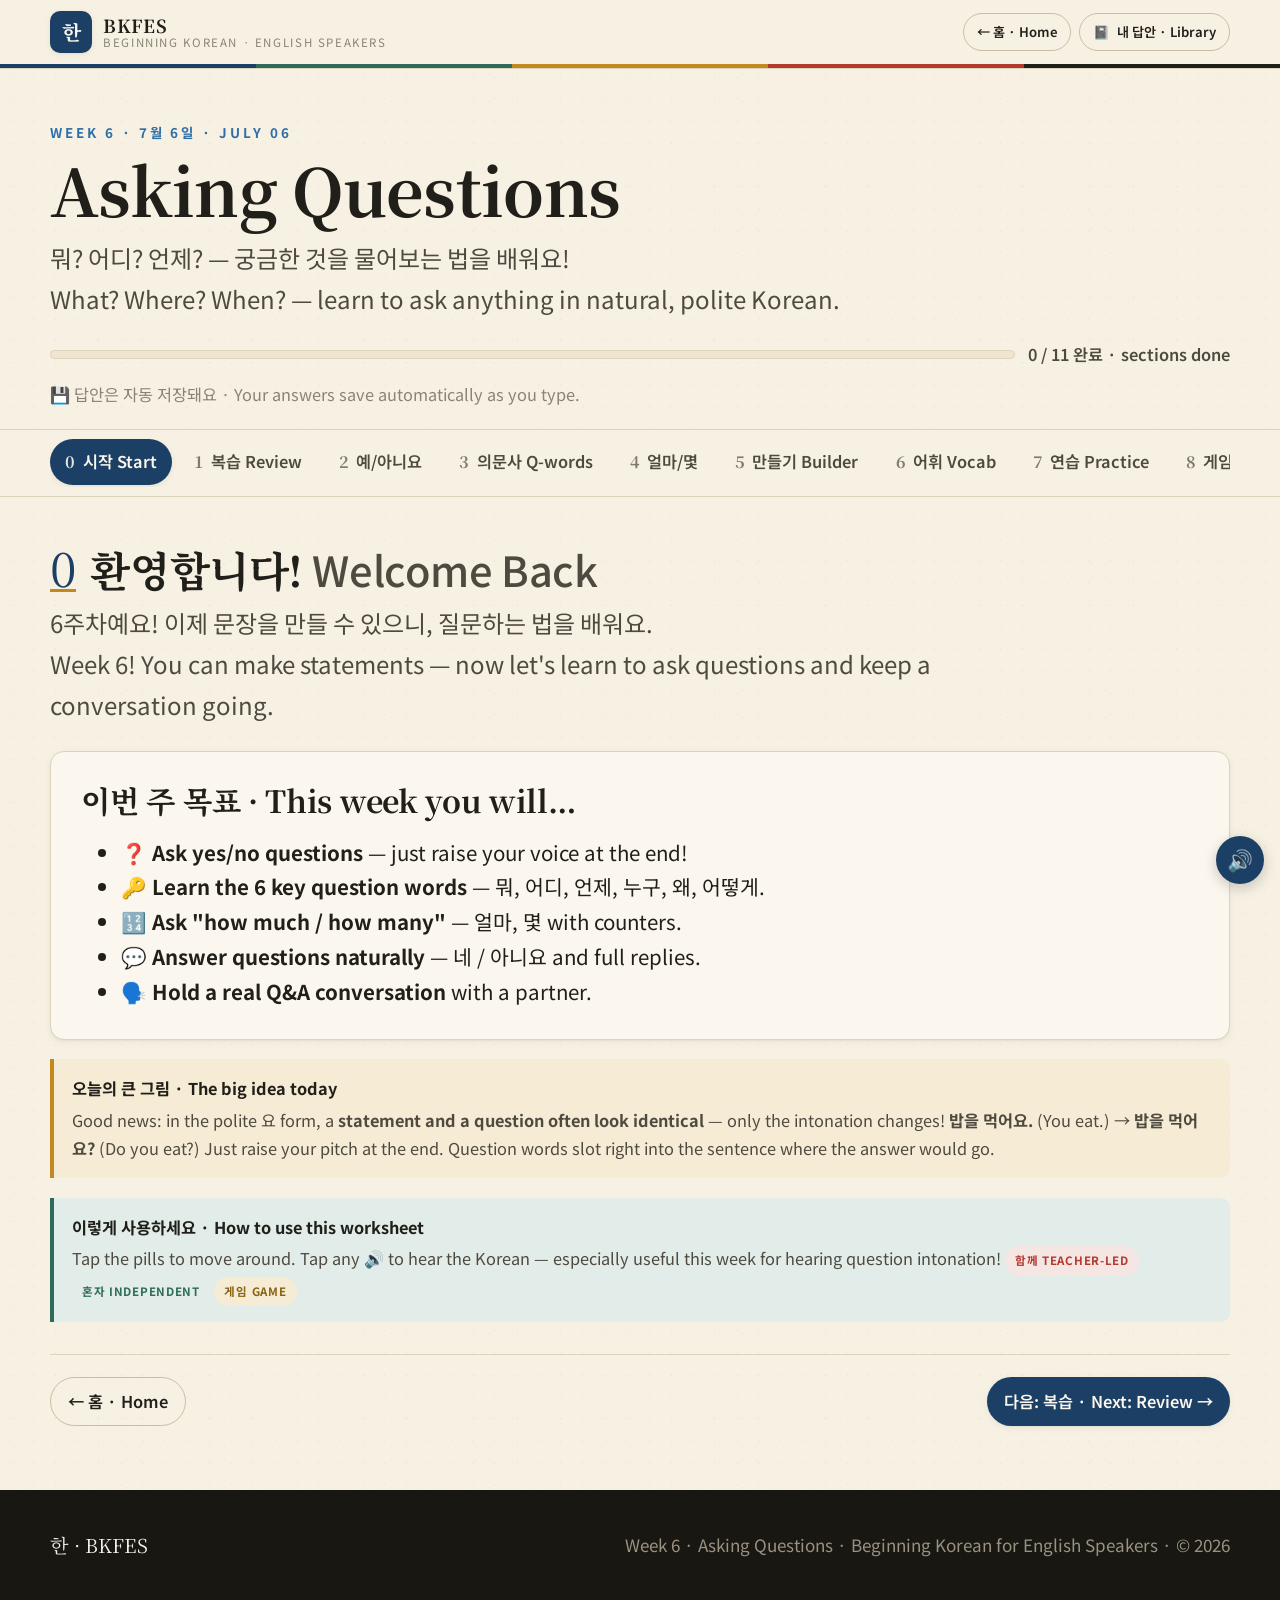
<file: weeks/week06.html>
<!DOCTYPE html>
<html lang="en">
<head>
<meta charset="UTF-8">
<meta name="viewport" content="width=device-width, initial-scale=1.0">
<title>Week 6 · Asking Questions · BKFES</title>
<meta name="description" content="Week 6 of Beginning Korean for English Speakers: question words 뭐, 어디, 언제, 누구, 왜, 어떻게 and how to ask questions with rising intonation.">
<link rel="preconnect" href="https://fonts.googleapis.com">
<link rel="preconnect" href="https://fonts.gstatic.com" crossorigin>
<link href="https://fonts.googleapis.com/css2?family=Noto+Sans+KR:wght@400;500;700&family=Noto+Serif+KR:wght@500;600;700&display=swap" rel="stylesheet">
<link rel="stylesheet" href="../css/main.css">
<style>
/* ── Week 6 custom interactive styles ─────────────────────────── */

/* Question word cards */
.qw-grid { display:grid; grid-template-columns:repeat(auto-fit,minmax(150px,1fr)); gap:.9rem; margin:1rem 0; }
.qw-card { border-radius:var(--radius); padding:1rem 1.1rem; text-align:center; border-top:5px solid var(--cheong); background:var(--hanji-2); transition:transform .15s, box-shadow .15s; }
.qw-card:hover { transform:translateY(-3px); box-shadow:var(--shadow); }
.qw-card .qw-ko { font-family:var(--serif); font-size:1.8rem; font-weight:700; color:var(--cheong); }
.qw-card .qw-rom { font-size:.78rem; color:var(--ink-faint); font-style:italic; margin:.15rem 0; }
.qw-card .qw-en { font-weight:700; font-size:.95rem; }

/* Statement → question flip */
.sq-flip { display:flex; flex-wrap:wrap; align-items:center; gap:.6rem; justify-content:center; margin:1rem 0; }
.sq-box { border-radius:var(--radius-sm); padding:.7rem 1.1rem; font-family:var(--serif); font-size:clamp(1.1rem,2.6vw,1.5rem); font-weight:600; border:2px solid; background:var(--hanji-2); text-align:center; }
.sq-statement { border-color:var(--jade); color:var(--jade); }
.sq-question  { border-color:var(--jeok); color:var(--jeok); }
.sq-arrow { font-size:1.6rem; color:var(--ink-faint); }
.sq-note { display:block; font-family:var(--sans); font-size:.62rem; font-weight:700; letter-spacing:.08em; text-transform:uppercase; opacity:.6; margin-bottom:.2rem; }

/* Q&A builder */
.qa-builder .qa-row { display:flex; flex-wrap:wrap; gap:.5rem; align-items:center; margin-bottom:.6rem; }
.qa-builder .qa-lbl { font-weight:700; font-size:.78rem; color:var(--ink-faint); letter-spacing:.07em; text-transform:uppercase; min-width:80px; }
.qa-out { margin-top:.8rem; background:var(--cheong); color:var(--hanji-2); border-radius:var(--radius-sm); padding:.9rem 1.1rem; font-family:var(--serif); font-size:clamp(1rem,2.2vw,1.25rem); text-align:center; min-height:3rem; line-height:1.6; }
.qa-out .sub { font-size:var(--fs-small); opacity:.85; margin-top:.3rem; font-style:italic; }

/* Question-word picker game */
.qwp { margin-top:1rem; }
.qwp-q { background:var(--hanji-deep); border-radius:var(--radius-sm); padding:1rem 1.2rem; margin-bottom:.8rem; }
.qwp-sentence { font-family:var(--serif); font-size:1.2rem; margin-bottom:.4rem; }
.qwp-en { font-size:.8rem; color:var(--ink-faint); font-style:italic; margin-bottom:.7rem; }
.qwp-blank { display:inline-block; min-width:54px; border-bottom:2.5px dashed var(--jeok); text-align:center; color:var(--jeok); font-weight:700; }
.qwp-options { display:flex; flex-wrap:wrap; gap:.5rem; }
.qwp-opt { padding:.45rem 1rem; border:1.5px solid var(--line-strong); border-radius:var(--radius-sm); background:var(--baek); font-family:var(--serif); font-size:1.05rem; cursor:pointer; transition:all .15s; }
.qwp-opt:hover { border-color:var(--cheong); background:var(--cheong-tint); }
.qwp-opt.correct { background:var(--jade-tint); border-color:var(--jade); color:var(--jade); font-weight:700; }
.qwp-opt.wrong { background:var(--jeok-tint); border-color:var(--jeok); color:var(--jeok); }
.qwp-feedback { font-size:var(--fs-small); font-weight:600; margin-top:.5rem; min-height:1.2em; }
</style>
</head>
<body data-week="week06">

<!-- ══════════ HEADER ══════════════════════════════════════════════ -->
<header class="site-header">
  <div class="wrap site-header__bar">
    <a class="brand" href="../index.html">
      <span class="brand__seal">한</span>
      <span class="brand__txt"><b>BKFES</b><span>Beginning Korean · English Speakers</span></span>
    </a>
    <span class="header-spacer"></span>
    <div class="header-actions" data-name-wrap>
      <span class="faint">👋 <strong data-name-display></strong></span>
    </div>
    <div class="header-actions">
      <a class="btn btn--ghost btn--sm" href="../index.html">← 홈 · Home</a>
      <button class="btn btn--ghost btn--sm js-open-library" type="button">📓 <span class="label-full">내 답안 · Library</span></button>
    </div>
  </div>
  <div class="saekdong saekdong--thin"></div>
</header>

<!-- ══════════ HERO ════════════════════════════════════════════════ -->
<section class="ws-hero">
  <div class="wrap">
    <p class="eyebrow">Week 6 · 7월 6일 · July 06</p>
    <h1>Asking Questions</h1>
    <p class="ws-hero__sub">뭐? 어디? 언제? — 궁금한 것을 물어보는 법을 배워요!<br>
    What? Where? When? — learn to ask anything in natural, polite Korean.</p>
    <div class="ws-progress">
      <div class="progressbar"><div class="progressbar__fill"></div></div>
      <span class="progresslabel">0 / 11 완료 · sections done</span>
    </div>
    <p class="autosave-note" style="margin-top:.8rem">💾 답안은 자동 저장돼요 · Your answers save automatically as you type.</p>
  </div>
</section>

<!-- ══════════ SECTION NAV PILLS ══════════════════════════════════ -->
<nav class="ws-nav" aria-label="Worksheet sections">
  <div class="wrap">
    <div class="ws-nav__track">
      <button class="pill" data-target="welcome"><span class="pill__no">0</span> 시작 Start</button>
      <button class="pill" data-target="review"><span class="pill__no">1</span> 복습 Review</button>
      <button class="pill" data-target="yesno"><span class="pill__no">2</span> 예/아니요</button>
      <button class="pill" data-target="qwords"><span class="pill__no">3</span> 의문사 Q-words</button>
      <button class="pill" data-target="howmany"><span class="pill__no">4</span> 얼마/몇</button>
      <button class="pill" data-target="builder"><span class="pill__no">5</span> 만들기 Builder</button>
      <button class="pill" data-target="vocab"><span class="pill__no">6</span> 어휘 Vocab</button>
      <button class="pill" data-target="practice"><span class="pill__no">7</span> 연습 Practice</button>
      <button class="pill" data-target="games"><span class="pill__no">8</span> 게임 Games</button>
      <button class="pill" data-target="dialogue"><span class="pill__no">9</span> 대화 Dialogue</button>
      <button class="pill" data-target="reflect"><span class="pill__no">10</span> 복습 Review</button>
    </div>
  </div>
</nav>

<main class="wrap">

<!-- ══════════════════════════════════════════════════════════════
     PANEL 0 — Welcome
══════════════════════════════════════════════════════════════════ -->
<section class="panel is-active" id="welcome">
  <div class="panel-head">
    <span class="step-no">0</span>
    <div><h2>환영합니다! <span class="panel-head__ko">Welcome Back</span></h2></div>
  </div>
  <p class="panel-intro">6주차예요! 이제 문장을 만들 수 있으니, 질문하는 법을 배워요.<br>
  Week 6! You can make statements — now let's learn to ask questions and keep a conversation going.</p>

  <div class="card stack">
    <h3>이번 주 목표 · This week you will…</h3>
    <ul>
      <li>❓ <strong>Ask yes/no questions</strong> — just raise your voice at the end!</li>
      <li>🔑 <strong>Learn the 6 key question words</strong> — 뭐, 어디, 언제, 누구, 왜, 어떻게.</li>
      <li>🔢 <strong>Ask "how much / how many"</strong> — 얼마, 몇 with counters.</li>
      <li>💬 <strong>Answer questions naturally</strong> — 네 / 아니요 and full replies.</li>
      <li>🗣️ <strong>Hold a real Q&amp;A conversation</strong> with a partner.</li>
    </ul>
  </div>

  <div class="note note--gold">
    <h4>오늘의 큰 그림 · The big idea today</h4>
    <p>Good news: in the polite 요 form, a <strong>statement and a question often look identical</strong> — only the intonation changes! <strong>밥을 먹어요.</strong> (You eat.) → <strong>밥을 먹어요?</strong> (Do you eat?) Just raise your pitch at the end. Question words slot right into the sentence where the answer would go.</p>
  </div>

  <div class="note note--jade">
    <h4>이렇게 사용하세요 · How to use this worksheet</h4>
    <p>Tap the pills to move around. Tap any 🔊 to hear the Korean — especially useful this week for hearing question intonation!
    <span class="mode mode--teacher">함께 Teacher-led</span>
    <span class="mode mode--solo">혼자 Independent</span>
    <span class="mode mode--play">게임 Game</span></p>
  </div>

  <div class="panel-foot">
    <a class="btn btn--ghost" href="../index.html">← 홈 · Home</a>
    <button class="btn btn--primary js-next">다음: 복습 · Next: Review →</button>
  </div>
</section>

<!-- ══════════════════════════════════════════════════════════════
     PANEL 1 — Review (Weeks 1-5)
══════════════════════════════════════════════════════════════════ -->
<section class="panel" id="review">
  <div class="panel-head">
    <span class="step-no">1</span>
    <div><h2>복습 <span class="panel-head__ko">Weeks 1–5 Review</span></h2></div>
  </div>
  <p class="panel-intro">지난 5주를 빠르게 점검해요 — 소리 내어 읽어 보세요!<br>
  A quick check of the last five weeks before we go on — read aloud!</p>
  <div class="mode-tags"><span class="mode mode--teacher">함께 Teacher-led</span></div>

  <table class="vocab">
    <caption>핵심 정리 · Key points so far</caption>
    <thead><tr><th>한국어</th><th>로마자</th><th>English</th></tr></thead>
    <tbody>
      <tr><td class="v-ko">저는 매일 운동해요</td><td class="v-rom">jeoneun maeil undonghaeyo</td><td class="v-en">I exercise every day</td></tr>
      <tr><td class="v-ko">친구가 영화를 봐요</td><td class="v-rom">chinguga yeonghwareul bwayo</td><td class="v-en">A friend watches a movie</td></tr>
      <tr><td class="v-ko">커피를 마셔요</td><td class="v-rom">keopireul masyeoyo</td><td class="v-en">(I) drink coffee</td></tr>
      <tr><td class="v-ko">공부하다 → 공부해요</td><td class="v-rom">gongbuhada → gongbuhaeyo</td><td class="v-en">to study → study (polite)</td></tr>
    </tbody>
  </table>

  <div class="exercise" data-quiz="w6-review" style="margin-top:1.4rem">
    <div class="game__head">
      <h3>✏️ 빠른 셀프 체크 · Quick self-check</h3>
      <span class="game__score">점수 · Score: 0 / 4</span>
    </div>
    <div class="mode-tags"><span class="mode mode--solo">혼자 Independent</span></div>
    <p class="muted">Tap an answer to check it instantly. Say the correct one aloud!</p>

    <div class="quiz-q" data-explain="하다 verbs become 해요.">
      <div class="stem">1. 운동하다 (to exercise) →</div>
      <div class="choices">
        <button class="choice" data-correct="true">운동해요</button>
        <button class="choice">운동하아요</button>
        <button class="choice">운동어요</button>
        <button class="choice">운동아요</button>
      </div>
      <div class="quiz-feedback"></div>
    </div>

    <div class="quiz-q" data-explain="Last vowel ㅓ → -어요. 먹 + 어요 = 먹어요.">
      <div class="stem">2. 먹다 (to eat) →</div>
      <div class="choices">
        <button class="choice">먹아요</button>
        <button class="choice" data-correct="true">먹어요</button>
        <button class="choice">먹해요</button>
        <button class="choice">머요</button>
      </div>
      <div class="quiz-feedback"></div>
    </div>

    <div class="quiz-q" data-explain="커피 ends in a vowel and is the object → 를.">
      <div class="stem">3. 저는 커피___ 마셔요.</div>
      <div class="choices">
        <button class="choice">을</button>
        <button class="choice" data-correct="true">를</button>
        <button class="choice">가</button>
        <button class="choice">는</button>
      </div>
      <div class="quiz-feedback"></div>
    </div>

    <div class="quiz-q" data-explain="가 + 아요 merges to 가요.">
      <div class="stem">4. 가다 (to go) →</div>
      <div class="choices">
        <button class="choice">가아요</button>
        <button class="choice" data-correct="true">가요</button>
        <button class="choice">가어요</button>
        <button class="choice">개요</button>
      </div>
      <div class="quiz-feedback"></div>
    </div>
  </div>

  <div class="panel-foot">
    <button class="btn btn--ghost js-prev">← 이전 · Back</button>
    <button class="btn btn--primary js-next">다음: 예/아니요 · Next: Yes/No →</button>
  </div>
</section>

<!-- ══════════════════════════════════════════════════════════════
     PANEL 2 — Yes/No Questions
══════════════════════════════════════════════════════════════════ -->
<section class="panel" id="yesno">
  <div class="panel-head">
    <span class="step-no">2</span>
    <div><h2>예 / 아니요 <span class="panel-head__ko">Yes/No Questions</span></h2></div>
  </div>
  <p class="panel-intro">가장 쉬운 질문이에요 — 끝을 올려서 말하면 질문이 돼요!<br>
  The easiest questions of all — just raise your pitch at the end and a statement becomes a question.</p>
  <div class="mode-tags"><span class="mode mode--teacher">함께 Teacher-led</span></div>

  <div class="note note--gold">
    <h4>📌 핵심 · The core idea — same words, rising tone</h4>
    <div class="sq-flip">
      <div class="sq-box sq-statement"><span class="sq-note">Statement ↓</span>밥을 먹어요.</div>
      <div class="sq-arrow">→</div>
      <div class="sq-box sq-question"><span class="sq-note">Question ↑</span>밥을 먹어요?</div>
    </div>
    <p style="text-align:center;color:var(--ink-soft)">"(You) eat rice." &nbsp;→&nbsp; "Do (you) eat rice?" — only the intonation changes!</p>
  </div>

  <table class="vocab" style="margin-top:1.2rem">
    <caption>예/아니요 대답 · Answering yes/no</caption>
    <thead><tr><th>한국어</th><th>로마자</th><th>English</th></tr></thead>
    <tbody>
      <tr><td class="v-ko">네</td><td class="v-rom">ne</td><td class="v-en">yes</td></tr>
      <tr><td class="v-ko">아니요</td><td class="v-rom">aniyo</td><td class="v-en">no</td></tr>
      <tr><td class="v-ko">네, 맞아요</td><td class="v-rom">ne, majayo</td><td class="v-en">yes, that's right</td></tr>
      <tr><td class="v-ko">아니요, 괜찮아요</td><td class="v-rom">aniyo, gwaenchanayo</td><td class="v-en">no, it's okay</td></tr>
      <tr><td class="v-ko">잘 모르겠어요</td><td class="v-rom">jal moreugesseoyo</td><td class="v-en">I'm not sure / I don't know</td></tr>
    </tbody>
  </table>

  <div class="note note--jade">
    <h4>💡 격식 있는 질문 · The formal question ending -ㅂ니까/습니까</h4>
    <p>In very formal settings you may hear <strong>-습니까?</strong> — like 먹습니까? (Do you eat?) or 갑니까? (Do you go?). You don't need to produce these yet, but it's good to recognise them. For everyday speech, the rising 요 question is perfect!</p>
  </div>

  <div class="exercise" style="margin-top:1.2rem">
    <h3>✏️ 질문 만들기 · Make it a question</h3>
    <div class="mode-tags"><span class="mode mode--solo">혼자 Independent</span></div>
    <p class="muted">Turn each statement into a yes/no question (just add ?).</p>
    <div class="q">
      <div class="q__prompt"><span class="qn">1.</span> 커피를 좋아해요. → ?</div>
      <input class="input" type="text" placeholder="커피를 좋아해요?" data-save="yn_q1" data-label="Yes/no: like coffee">
    </div>
    <div class="q">
      <div class="q__prompt"><span class="qn">2.</span> 한국어를 공부해요. → ?</div>
      <input class="input" type="text" placeholder="한국어를 공부해요?" data-save="yn_q2" data-label="Yes/no: study Korean">
    </div>
  </div>

  <div class="panel-foot">
    <button class="btn btn--ghost js-prev">← 이전 · Back</button>
    <button class="btn btn--primary js-next">다음: 의문사 · Next: Question Words →</button>
  </div>
</section>

<!-- ══════════════════════════════════════════════════════════════
     PANEL 3 — Question Words
══════════════════════════════════════════════════════════════════ -->
<section class="panel" id="qwords">
  <div class="panel-head">
    <span class="step-no">3</span>
    <div><h2>의문사 <span class="panel-head__ko">The 6 Question Words</span></h2></div>
  </div>
  <p class="panel-intro">"누가, 무엇을, 어디서, 언제, 왜, 어떻게" — 영어의 5W1H와 같아요!<br>
  Korea's question words map neatly onto English who/what/where/when/why/how.</p>
  <div class="mode-tags"><span class="mode mode--teacher">함께 Teacher-led</span><span class="mode mode--solo">혼자 Independent</span></div>

  <div class="qw-grid">
    <div class="qw-card"><div class="qw-ko">뭐 / 무엇</div><div class="qw-rom">mwo / mueot</div><div class="qw-en">what</div></div>
    <div class="qw-card"><div class="qw-ko">어디</div><div class="qw-rom">eodi</div><div class="qw-en">where</div></div>
    <div class="qw-card"><div class="qw-ko">언제</div><div class="qw-rom">eonje</div><div class="qw-en">when</div></div>
    <div class="qw-card"><div class="qw-ko">누구</div><div class="qw-rom">nugu</div><div class="qw-en">who</div></div>
    <div class="qw-card"><div class="qw-ko">왜</div><div class="qw-rom">wae</div><div class="qw-en">why</div></div>
    <div class="qw-card"><div class="qw-ko">어떻게</div><div class="qw-rom">eotteoke</div><div class="qw-en">how</div></div>
  </div>

  <div class="note note--gold">
    <h4>📌 핵심 · Question words go where the answer goes</h4>
    <p>Unlike English (which moves the question word to the front), Korean keeps it <strong>in the answer's slot</strong>:</p>
    <p style="margin-top:.5rem">
      뭐 먹어요? — <em>What do you eat?</em> (lit. "what eat?")<br>
      어디 가요? — <em>Where are you going?</em> (lit. "where go?")<br>
      언제 와요? — <em>When are you coming?</em> (lit. "when come?")
    </p>
  </div>

  <table class="vocab" style="margin-top:1.2rem">
    <caption>실전 질문 · Real questions you'll use</caption>
    <thead><tr><th>한국어</th><th>로마자</th><th>English</th></tr></thead>
    <tbody>
      <tr><td class="v-ko">이름이 뭐예요?</td><td class="v-rom">ireumi mwoyeyo?</td><td class="v-en">What's your name?</td></tr>
      <tr><td class="v-ko">어디 가요?</td><td class="v-rom">eodi gayo?</td><td class="v-en">Where are you going?</td></tr>
      <tr><td class="v-ko">언제 만나요?</td><td class="v-rom">eonje mannayo?</td><td class="v-en">When shall we meet?</td></tr>
      <tr><td class="v-ko">누구예요?</td><td class="v-rom">nuguyeyo?</td><td class="v-en">Who is it?</td></tr>
      <tr><td class="v-ko">왜요?</td><td class="v-rom">waeyo?</td><td class="v-en">Why?</td></tr>
      <tr><td class="v-ko">어떻게 가요?</td><td class="v-rom">eotteoke gayo?</td><td class="v-en">How do I get there?</td></tr>
      <tr><td class="v-ko">화장실이 어디예요?</td><td class="v-rom">hwajangsiri eodiyeyo?</td><td class="v-en">Where's the restroom?</td></tr>
    </tbody>
  </table>

  <div class="note note--jade">
    <h4>💡 발음 팁 · Pronunciation note — 뭐 vs 무엇</h4>
    <p><strong>무엇</strong> is the full form (more written/formal); <strong>뭐</strong> is the everyday spoken contraction. In conversation you'll almost always say 뭐. "뭐 해요?" = "What are you doing?" — one of the most useful phrases in Korean!</p>
  </div>

  <div class="panel-foot">
    <button class="btn btn--ghost js-prev">← 이전 · Back</button>
    <button class="btn btn--primary js-next">다음: 얼마/몇 · Next: How Much/Many →</button>
  </div>
</section>

<!-- ══════════════════════════════════════════════════════════════
     PANEL 4 — How much / How many
══════════════════════════════════════════════════════════════════ -->
<section class="panel" id="howmany">
  <div class="panel-head">
    <span class="step-no">4</span>
    <div><h2>얼마 / 몇 <span class="panel-head__ko">How Much · How Many</span></h2></div>
  </div>
  <p class="panel-intro">쇼핑하고 개수를 물어볼 때 꼭 필요한 표현이에요.<br>
  Essential for shopping and counting — asking about price and quantity.</p>
  <div class="mode-tags"><span class="mode mode--teacher">함께 Teacher-led</span></div>

  <div class="qw-grid" style="grid-template-columns:repeat(auto-fit,minmax(180px,1fr))">
    <div class="qw-card" style="border-color:var(--jeok)"><div class="qw-ko" style="color:var(--jeok)">얼마</div><div class="qw-rom">eolma</div><div class="qw-en">how much (price)</div></div>
    <div class="qw-card" style="border-color:var(--jade)"><div class="qw-ko" style="color:var(--jade)">몇</div><div class="qw-rom">myeot</div><div class="qw-en">how many (+ counter)</div></div>
  </div>

  <table class="vocab" style="margin-top:1rem">
    <caption>쇼핑 &amp; 개수 · Shopping &amp; quantities</caption>
    <thead><tr><th>한국어</th><th>로마자</th><th>English</th></tr></thead>
    <tbody>
      <tr><td class="v-ko">이거 얼마예요?</td><td class="v-rom">igeo eolmayeyo?</td><td class="v-en">How much is this?</td></tr>
      <tr><td class="v-ko">전부 얼마예요?</td><td class="v-rom">jeonbu eolmayeyo?</td><td class="v-en">How much is it all together?</td></tr>
      <tr><td class="v-ko">몇 개예요?</td><td class="v-rom">myeot gaeyeyo?</td><td class="v-en">How many (things) are there?</td></tr>
      <tr><td class="v-ko">몇 명이에요?</td><td class="v-rom">myeot myeong-ieyo?</td><td class="v-en">How many people?</td></tr>
      <tr><td class="v-ko">몇 시예요?</td><td class="v-rom">myeot siyeyo?</td><td class="v-en">What time is it?</td></tr>
      <tr><td class="v-ko">몇 살이에요?</td><td class="v-rom">myeot sarieyo?</td><td class="v-en">How old are you?</td></tr>
    </tbody>
  </table>

  <div class="note note--gold">
    <h4>🛍️ 문화 노트 · Culture note — 깎아 주세요</h4>
    <p>At traditional markets (시장), it's common to ask for a small discount: <strong>"좀 깎아 주세요"</strong> (jom kkakka juseyo — "please lower it a little"). Pair it with "이거 얼마예요?" and you're ready to shop like a local! (Note: not used in regular shops or department stores.)</p>
  </div>

  <div class="exercise" style="margin-top:1.2rem">
    <h3>✏️ 얼마 또는 몇? · 얼마 or 몇?</h3>
    <div class="mode-tags"><span class="mode mode--solo">혼자 Independent</span></div>
    <div class="q">
      <div class="q__prompt"><span class="qn">1.</span> Asking the price of an apple → 이 사과 ___예요?</div>
      <div class="fillrow"><span class="cue">이 사과</span><input class="input inline-input" type="text" placeholder="얼마 / 몇?" data-save="hm_q1" data-label="얼마/몇: price of apple"></div>
    </div>
    <div class="q">
      <div class="q__prompt"><span class="qn">2.</span> Asking how many people → ___ 명이에요?</div>
      <div class="fillrow"><input class="input inline-input" type="text" placeholder="얼마 / 몇?" data-save="hm_q2" data-label="얼마/몇: how many people"><span class="cue">명이에요?</span></div>
    </div>
  </div>

  <div class="panel-foot">
    <button class="btn btn--ghost js-prev">← 이전 · Back</button>
    <button class="btn btn--primary js-next">다음: 만들기 · Next: Question Builder →</button>
  </div>
</section>

<!-- ══════════════════════════════════════════════════════════════
     PANEL 5 — Question Builder
══════════════════════════════════════════════════════════════════ -->
<section class="panel" id="builder">
  <div class="panel-head">
    <span class="step-no">5</span>
    <div><h2>만들기 <span class="panel-head__ko">Question Builder</span></h2></div>
  </div>
  <p class="panel-intro">의문사와 동사를 골라 질문을 만들어 보세요!<br>
  Pick a question word and a verb — the builder makes a natural Korean question. Say it aloud!</p>
  <div class="mode-tags"><span class="mode mode--play">게임 Interactive</span><span class="mode mode--solo">혼자 Independent</span></div>

  <div class="qa-builder card stack">
    <div class="qa-row">
      <span class="qa-lbl">의문사 Q-word</span>
      <select class="input" id="qbWord" onchange="buildQ()">
        <option value="뭐|what|을 먹어요">뭐 what</option>
        <option value="어디|where|에 가요">어디 where</option>
        <option value="언제|when|만나요">언제 when</option>
        <option value="누구|who|예요">누구 who</option>
        <option value="왜|why|공부해요">왜 why</option>
        <option value="어떻게|how|가요">어떻게 how</option>
      </select>
    </div>
    <div class="qa-out" id="qbOut">← 의문사를 선택하세요!</div>
  </div>

  <div class="note note--gold" style="margin-top:1.2rem">
    <h4>✏️ 직접 써 보세요 · Now you try</h4>
    <p>Write a question for each prompt using the right question word.</p>
  </div>

  <div class="exercise">
    <div class="mode-tags"><span class="mode mode--solo">혼자 Independent</span></div>
    <div class="q">
      <div class="q__prompt"><span class="qn">1.</span> Ask "What are you doing?" (use 뭐 + 해요)</div>
      <input class="input" type="text" placeholder="뭐 해요?" data-save="qb_q1" data-label="Build Q: what are you doing">
    </div>
    <div class="q">
      <div class="q__prompt"><span class="qn">2.</span> Ask "Where are you going?" (use 어디 + 가요)</div>
      <input class="input" type="text" placeholder="어디 가요?" data-save="qb_q2" data-label="Build Q: where are you going">
    </div>
    <div class="q">
      <div class="q__prompt"><span class="qn">3.</span> Ask "When shall we meet?" (use 언제 + 만나요)</div>
      <input class="input" type="text" placeholder="언제 만나요?" data-save="qb_q3" data-label="Build Q: when shall we meet">
    </div>
  </div>

  <div class="panel-foot">
    <button class="btn btn--ghost js-prev">← 이전 · Back</button>
    <button class="btn btn--primary js-next">다음: 어휘 · Next: Vocabulary →</button>
  </div>
</section>

<!-- ══════════════════════════════════════════════════════════════
     PANEL 6 — Vocabulary
══════════════════════════════════════════════════════════════════ -->
<section class="panel" id="vocab">
  <div class="panel-head">
    <span class="step-no">6</span>
    <div><h2>어휘 <span class="panel-head__ko">Vocabulary</span></h2></div>
  </div>
  <p class="panel-intro">질문하고 대답할 때 쓰는 단어들이에요. 소리 내어 읽어 보세요.</p>
  <div class="mode-tags"><span class="mode mode--teacher">함께 Read aloud together</span><span class="mode mode--solo">혼자 Self-test</span></div>

  <table class="vocab">
    <caption>① 의문사 · Question words</caption>
    <thead><tr><th>한국어</th><th>로마자</th><th>English</th></tr></thead>
    <tbody>
      <tr><td class="v-ko">뭐 / 무엇</td><td class="v-rom">mwo / mueot</td><td class="v-en">what</td></tr>
      <tr><td class="v-ko">어디</td><td class="v-rom">eodi</td><td class="v-en">where</td></tr>
      <tr><td class="v-ko">언제</td><td class="v-rom">eonje</td><td class="v-en">when</td></tr>
      <tr><td class="v-ko">누구</td><td class="v-rom">nugu</td><td class="v-en">who</td></tr>
      <tr><td class="v-ko">왜</td><td class="v-rom">wae</td><td class="v-en">why</td></tr>
      <tr><td class="v-ko">어떻게</td><td class="v-rom">eotteoke</td><td class="v-en">how</td></tr>
      <tr><td class="v-ko">얼마</td><td class="v-rom">eolma</td><td class="v-en">how much</td></tr>
      <tr><td class="v-ko">몇</td><td class="v-rom">myeot</td><td class="v-en">how many</td></tr>
    </tbody>
  </table>

  <table class="vocab" style="margin-top:1.4rem">
    <caption>② 장소 · Places (great for 어디 questions)</caption>
    <thead><tr><th>한국어</th><th>로마자</th><th>English</th></tr></thead>
    <tbody>
      <tr><td class="v-ko">집</td><td class="v-rom">jip</td><td class="v-en">home / house</td></tr>
      <tr><td class="v-ko">학교</td><td class="v-rom">hakgyo</td><td class="v-en">school</td></tr>
      <tr><td class="v-ko">회사</td><td class="v-rom">hoesa</td><td class="v-en">company / work</td></tr>
      <tr><td class="v-ko">시장</td><td class="v-rom">sijang</td><td class="v-en">market</td></tr>
      <tr><td class="v-ko">식당</td><td class="v-rom">sikdang</td><td class="v-en">restaurant</td></tr>
      <tr><td class="v-ko">카페</td><td class="v-rom">kape</td><td class="v-en">café</td></tr>
      <tr><td class="v-ko">화장실</td><td class="v-rom">hwajangsil</td><td class="v-en">restroom</td></tr>
      <tr><td class="v-ko">역</td><td class="v-rom">yeok</td><td class="v-en">station</td></tr>
    </tbody>
  </table>

  <table class="vocab" style="margin-top:1.4rem">
    <caption>③ 대답 표현 · Answering &amp; reacting</caption>
    <thead><tr><th>한국어</th><th>로마자</th><th>English</th></tr></thead>
    <tbody>
      <tr><td class="v-ko">네 / 아니요</td><td class="v-rom">ne / aniyo</td><td class="v-en">yes / no</td></tr>
      <tr><td class="v-ko">맞아요</td><td class="v-rom">majayo</td><td class="v-en">that's right</td></tr>
      <tr><td class="v-ko">잘 모르겠어요</td><td class="v-rom">jal moreugesseoyo</td><td class="v-en">I'm not sure</td></tr>
      <tr><td class="v-ko">다시 말해 주세요</td><td class="v-rom">dasi malhae juseyo</td><td class="v-en">please say it again</td></tr>
      <tr><td class="v-ko">천천히 말해 주세요</td><td class="v-rom">cheoncheonhi malhae juseyo</td><td class="v-en">please speak slowly</td></tr>
    </tbody>
  </table>

  <div class="exercise" style="margin-top:1.6rem">
    <h3>⭐ 나의 단어 · My words to remember</h3>
    <div class="mode-tags"><span class="mode mode--solo">혼자 Independent</span></div>
    <p class="muted">Choose your three favourite new words and write them here.</p>
    <input class="input" type="text" placeholder="1." data-save="vocab_fav_1" data-label="Favourite word 1" style="margin-bottom:.5rem">
    <input class="input" type="text" placeholder="2." data-save="vocab_fav_2" data-label="Favourite word 2" style="margin-bottom:.5rem">
    <input class="input" type="text" placeholder="3." data-save="vocab_fav_3" data-label="Favourite word 3">
  </div>

  <div class="panel-foot">
    <button class="btn btn--ghost js-prev">← 이전 · Back</button>
    <button class="btn btn--primary js-next">다음: 연습 · Next: Practice →</button>
  </div>
</section>

<!-- ══════════════════════════════════════════════════════════════
     PANEL 7 — Practice
══════════════════════════════════════════════════════════════════ -->
<section class="panel" id="practice">
  <div class="panel-head">
    <span class="step-no">7</span>
    <div><h2>연습 <span class="panel-head__ko">Practice</span></h2></div>
  </div>
  <p class="panel-intro">질문을 모아서 연습해요 — 소리 내어 말하는 것도 잊지 마세요!</p>

  <div class="exercise">
    <h3>A. 질문에 답하기 · Answer the questions</h3>
    <div class="mode-tags"><span class="mode mode--solo">혼자 Independent</span></div>
    <p class="muted">Answer each question about yourself in a full Korean sentence.</p>
    <div class="q">
      <div class="q__prompt"><span class="qn">1.</span> 이름이 뭐예요? (What's your name?)</div>
      <input class="input" type="text" placeholder="제 이름은 ___이에요/예요." data-save="prac_a1" data-label="Answer: name">
    </div>
    <div class="q">
      <div class="q__prompt"><span class="qn">2.</span> 어디 살아요? (Where do you live?)</div>
      <input class="input" type="text" placeholder="저는 ___에 살아요." data-save="prac_a2" data-label="Answer: where live">
    </div>
    <div class="q">
      <div class="q__prompt"><span class="qn">3.</span> 뭐 좋아해요? (What do you like?)</div>
      <input class="input" type="text" placeholder="저는 ___을/를 좋아해요." data-save="prac_a3" data-label="Answer: what like">
    </div>
  </div>

  <div class="exercise" data-quiz="w6-questions" style="margin-top:1rem">
    <div class="game__head">
      <h3>B. 의문사 퀴즈 · Question-Word Quiz</h3>
      <span class="game__score">점수 · Score: 0 / 6</span>
    </div>
    <div class="mode-tags"><span class="mode mode--play">게임 Quiz</span></div>
    <p class="muted">Tap the correct question word for each English meaning.</p>

    <div class="quiz-q" data-explain="어디 = where.">
      <div class="stem">1. "Where?" is…</div>
      <div class="choices">
        <button class="choice">언제</button>
        <button class="choice" data-correct="true">어디</button>
        <button class="choice">누구</button>
        <button class="choice">왜</button>
      </div>
      <div class="quiz-feedback"></div>
    </div>

    <div class="quiz-q" data-explain="뭐 / 무엇 = what.">
      <div class="stem">2. "What?" is…</div>
      <div class="choices">
        <button class="choice" data-correct="true">뭐</button>
        <button class="choice">어떻게</button>
        <button class="choice">얼마</button>
        <button class="choice">어디</button>
      </div>
      <div class="quiz-feedback"></div>
    </div>

    <div class="quiz-q" data-explain="언제 = when.">
      <div class="stem">3. "When?" is…</div>
      <div class="choices">
        <button class="choice">누구</button>
        <button class="choice">왜</button>
        <button class="choice" data-correct="true">언제</button>
        <button class="choice">몇</button>
      </div>
      <div class="quiz-feedback"></div>
    </div>

    <div class="quiz-q" data-explain="누구 = who.">
      <div class="stem">4. "Who?" is…</div>
      <div class="choices">
        <button class="choice">어디</button>
        <button class="choice" data-correct="true">누구</button>
        <button class="choice">뭐</button>
        <button class="choice">왜</button>
      </div>
      <div class="quiz-feedback"></div>
    </div>

    <div class="quiz-q" data-explain="얼마 = how much (price).">
      <div class="stem">5. To ask a price, you use…</div>
      <div class="choices">
        <button class="choice">몇</button>
        <button class="choice" data-correct="true">얼마</button>
        <button class="choice">어떻게</button>
        <button class="choice">언제</button>
      </div>
      <div class="quiz-feedback"></div>
    </div>

    <div class="quiz-q" data-explain="어떻게 = how.">
      <div class="stem">6. "How (do I get there)?" uses…</div>
      <div class="choices">
        <button class="choice">왜</button>
        <button class="choice">누구</button>
        <button class="choice" data-correct="true">어떻게</button>
        <button class="choice">뭐</button>
      </div>
      <div class="quiz-feedback"></div>
    </div>
  </div>

  <div class="panel-foot">
    <button class="btn btn--ghost js-prev">← 이전 · Back</button>
    <button class="btn btn--primary js-next">다음: 게임 · Next: Games →</button>
  </div>
</section>

<!-- ══════════════════════════════════════════════════════════════
     PANEL 8 — Games
══════════════════════════════════════════════════════════════════ -->
<section class="panel" id="games">
  <div class="panel-head">
    <span class="step-no">8</span>
    <div><h2>게임 <span class="panel-head__ko">Games</span></h2></div>
  </div>
  <p class="panel-intro">Learning sticks when it's fun. Flip cards, make matches, and pick the right question word out loud!</p>
  <div class="mode-tags"><span class="mode mode--play">게임 Play</span><span class="mode mode--solo">혼자 Independent</span><span class="mode mode--teacher">함께 As a class</span></div>

  <!-- Flashcards: question words -->
  <div class="game" data-flashcards="qwords" data-flashcards-src="fc-qw-data">
    <div class="game__head">
      <h3>🃏 의문사 카드 · Question-word flashcards</h3>
      <span class="flash-counter faint"></span>
    </div>
    <p class="muted">See the Korean → say the meaning → flip to check.</p>
    <div class="flash-stage">
      <div class="flashcard">
        <div class="flashcard__inner">
          <div class="flashcard__face flashcard__front"><div class="big"></div></div>
          <div class="flashcard__face flashcard__back"><div><div class="rom"></div><div class="en"></div></div></div>
        </div>
      </div>
    </div>
    <div class="flash-controls">
      <button class="btn btn--ghost btn--sm js-flash-prev">← 이전</button>
      <button class="btn btn--ghost btn--sm js-flash-next">다음 →</button>
      <button class="btn btn--gold btn--sm js-flash-shuffle">🔀 섞기 · Shuffle</button>
    </div>
  </div>

  <!-- Match: question → answer -->
  <div class="game" data-match="qa-match" data-match-src="match-qa-data">
    <div class="game__head">
      <h3>🔗 짝 맞추기 · Match question → natural answer</h3>
      <span class="game__score">맞춤 · Matched: 0 / 6</span>
    </div>
    <p class="muted">Tap a question, then tap a sensible answer.</p>
    <div class="match-board">
      <div class="match-col" data-side="left"><h4>질문 · Question</h4></div>
      <div class="match-col" data-side="right"><h4>대답 · Answer</h4></div>
    </div>
    <div style="margin-top:1rem"><button class="btn btn--ghost btn--sm js-match-reset">↺ 다시 · Reset</button></div>
  </div>

  <!-- Question-word Picker (custom) -->
  <div class="game">
    <div class="game__head">
      <h3>🎯 의문사 고르기 게임 · Question-Word Picker</h3>
      <span class="game__score" id="qwpScore">점수: 0 / 6</span>
    </div>
    <p class="muted">Read each English question and tap the Korean word that fills the blank. Instant feedback!</p>
    <div class="qwp" id="qwpGame"></div>
    <button class="btn btn--ghost btn--sm" onclick="resetQWP()" style="margin-top:.5rem">↺ 다시 · Reset</button>
  </div>

  <div class="panel-foot">
    <button class="btn btn--ghost js-prev">← 이전 · Back</button>
    <button class="btn btn--primary js-next">다음: 대화 · Next: Dialogue →</button>
  </div>
</section>

<!-- ══════════════════════════════════════════════════════════════
     PANEL 9 — Dialogue & Role-play
══════════════════════════════════════════════════════════════════ -->
<section class="panel" id="dialogue">
  <div class="panel-head">
    <span class="step-no">9</span>
    <div><h2>대화 <span class="panel-head__ko">Dialogue &amp; Role-play</span></h2></div>
  </div>
  <p class="panel-intro">진짜 대화예요. 질문이 가득해요! 소리 내어 읽고 역할을 바꿔요!</p>

  <div class="dialogue">
    <h3 style="font-family:var(--sans);margin-bottom:.6rem">🎭 모델 대화 · Getting to know someone</h3>
    <div class="mode-tags"><span class="mode mode--teacher">함께 Read A &amp; B aloud — raise your pitch on questions!</span></div>

    <div class="turn turn--a">
      <div class="turn__who">A · 나</div>
      <div class="turn__bubble"><div class="turn__ko">안녕하세요! 이름이 뭐예요?</div><div class="turn__rom">annyeonghaseyo! ireumi mwoyeyo?</div><div class="turn__en">Hello! What's your name?</div></div>
    </div>
    <div class="turn turn--b">
      <div class="turn__who">B · 지호</div>
      <div class="turn__bubble"><div class="turn__ko">저는 지호예요. 어디에서 왔어요?</div><div class="turn__rom">jeoneun Jiho-yeyo. eodieseo wasseoyo?</div><div class="turn__en">I'm Jiho. Where are you from?</div></div>
    </div>
    <div class="turn turn--a">
      <div class="turn__who">A · 나</div>
      <div class="turn__bubble"><div class="turn__ko">저는 미국에서 왔어요. 지호 씨는 무슨 일 해요?</div><div class="turn__rom">jeoneun Miguk-eseo wasseoyo. Jiho ssineun museun il haeyo?</div><div class="turn__en">I'm from the US. Jiho, what work do you do?</div></div>
    </div>
    <div class="turn turn--b">
      <div class="turn__who">B · 지호</div>
      <div class="turn__bubble"><div class="turn__ko">저는 학생이에요. 한국어 공부 왜 해요?</div><div class="turn__rom">jeoneun haksaeng-ieyo. hangugeo gongbu wae haeyo?</div><div class="turn__en">I'm a student. Why do you study Korean?</div></div>
    </div>
    <div class="turn turn--a">
      <div class="turn__who">A · 나</div>
      <div class="turn__bubble"><div class="turn__ko">한국 여행을 좋아해요! 우리 언제 또 만나요?</div><div class="turn__rom">Hanguk yeohaeng-eul joahaeyo! uri eonje tto mannayo?</div><div class="turn__en">I love travelling in Korea! When shall we meet again?</div></div>
    </div>
    <div class="turn turn--b">
      <div class="turn__who">B · 지호</div>
      <div class="turn__bubble"><div class="turn__ko">이번 주말 어때요? 좋아요!</div><div class="turn__rom">ibeon jumal eottaeyo? joayo!</div><div class="turn__en">How about this weekend? Great!</div></div>
    </div>
  </div>

  <div class="exercise">
    <h3>🗣️ 나의 버전 · Your version</h3>
    <div class="mode-tags"><span class="mode mode--solo">혼자 Independent: write your lines</span><span class="mode mode--teacher">함께 Then perform with a partner</span></div>
    <p class="muted">Interview a classmate! Write at least three questions using different question words, then ask them.</p>
    <div class="q">
      <div class="q__prompt"><span class="qn">1.</span> A "what" question</div>
      <input class="input" type="text" placeholder="뭐 ___? / 이름이 뭐예요?" data-save="dlg_q1" data-label="My question 1 (what)">
    </div>
    <div class="q">
      <div class="q__prompt"><span class="qn">2.</span> A "where" question</div>
      <input class="input" type="text" placeholder="어디 ___?" data-save="dlg_q2" data-label="My question 2 (where)">
    </div>
    <div class="q">
      <div class="q__prompt"><span class="qn">★</span> Write the whole interview (questions + answers)</div>
      <textarea class="textarea" placeholder="A: 이름이 뭐예요?&#10;B: 저는 ___예요.&#10;A: 어디에서 왔어요?&#10;B: ..." data-save="dlg_full" data-label="My full Week 6 interview"></textarea>
    </div>
  </div>

  <div class="note note--gold">
    <h4>도전 · Challenge</h4>
    <p>Interview <strong>three classmates</strong> using a different question word for each one (뭐, 어디, 언제…). Write down their answers and report one back to the class: "___ 씨는 ___을/를 좋아해요." 화이팅! 💪</p>
  </div>

  <div class="panel-foot">
    <button class="btn btn--ghost js-prev">← 이전 · Back</button>
    <button class="btn btn--primary js-next">다음: 복습 · Next: Review →</button>
  </div>
</section>

<!-- ══════════════════════════════════════════════════════════════
     PANEL 10 — Review & Reflect
══════════════════════════════════════════════════════════════════ -->
<section class="panel" id="reflect">
  <div class="panel-head">
    <span class="step-no">10</span>
    <div><h2>복습 &amp; 돌아보기 <span class="panel-head__ko">Review &amp; Reflect</span></h2></div>
  </div>
  <p class="panel-intro">정말 잘하셨어요! 이제 질문하고 대답할 수 있어요. 진짜 대화가 가능해요!<br>
  Excellent work! You can now ask and answer questions — real conversations are within reach!</p>

  <div class="exercise">
    <h3>✅ 할 수 있어요 · I can now…</h3>
    <div class="mode-tags"><span class="mode mode--solo">혼자 Independent</span></div>
    <ul class="checklist">
      <li><input type="checkbox" id="ck1" data-save="ck_yesno" data-label="Can ask yes/no questions"><label for="ck1">Turn a statement into a <strong>yes/no question</strong> with rising tone</label></li>
      <li><input type="checkbox" id="ck2" data-save="ck_neaniyo" data-label="Can answer yes/no"><label for="ck2">Answer with <strong>네 / 아니요</strong></label></li>
      <li><input type="checkbox" id="ck3" data-save="ck_qwords" data-label="Knows 6 question words"><label for="ck3">Use the 6 question words — <strong>뭐, 어디, 언제, 누구, 왜, 어떻게</strong></label></li>
      <li><input type="checkbox" id="ck4" data-save="ck_position" data-label="Knows q-word position"><label for="ck4">Place the question word <strong>where the answer goes</strong></label></li>
      <li><input type="checkbox" id="ck5" data-save="ck_eolmamyeot" data-label="Knows 얼마/몇"><label for="ck5">Ask <strong>얼마</strong> (how much) and <strong>몇</strong> (how many)</label></li>
      <li><input type="checkbox" id="ck6" data-save="ck_useful" data-label="Knows useful questions"><label for="ck6">Ask key questions — <strong>이름이 뭐예요?, 어디 가요?, 얼마예요?</strong></label></li>
      <li><input type="checkbox" id="ck7" data-save="ck_interview" data-label="Can interview someone"><label for="ck7">Hold a short <strong>Q&amp;A interview</strong> with a partner</label></li>
      <li><input type="checkbox" id="ck8" data-save="ck_words" data-label="Learned 15+ words"><label for="ck8">Use <strong>15+ new words</strong> from this week</label></li>
    </ul>
  </div>

  <div class="exercise" style="margin-top:1rem">
    <h3>💭 돌아보기 · Reflection</h3>
    <div class="mode-tags"><span class="mode mode--solo">혼자 Independent</span></div>
    <div class="q">
      <div class="q__prompt">오늘 가장 좋았던 것은? · One thing you enjoyed today</div>
      <textarea class="textarea" placeholder="예: 의문사 고르기 게임이 재미있었어요!" data-save="reflect_good" data-label="Reflection: enjoyed"></textarea>
    </div>
    <div class="q">
      <div class="q__prompt">어려웠던 것은? · One thing that was tricky</div>
      <textarea class="textarea" placeholder="예: Remembering 어떻게 vs 얼마 is still tricky." data-save="reflect_hard" data-label="Reflection: tricky"></textarea>
    </div>
    <div class="q">
      <div class="q__prompt">나의 질문 · Write one question you'd really like to ask a Korean speaker</div>
      <textarea class="textarea" placeholder="___?" data-save="reflect_question" data-label="Reflection: my own question"></textarea>
    </div>
  </div>

  <div class="card center stack" style="margin-top:1.4rem">
    <h3>🎉 6주차 완료! · Week 6 Complete!</h3>
    <p class="muted">이제 질문할 수 있어요! You can ask questions now — conversations can finally go both ways. 멋져요!</p>
    <div style="display:flex;gap:.6rem;justify-content:center;flex-wrap:wrap">
      <button class="btn btn--primary js-finish">✓ 완료 표시 · Mark complete</button>
      <button class="btn btn--gold js-open-library">📓 내 답안 보기 · Review &amp; export</button>
    </div>
  </div>

  <div class="note note--jade" style="margin-top:1.6rem">
    <h4>다음 주 미리보기 · Coming up — Week 7</h4>
    <p><strong>Past Tense (-았어요 / -었어요)</strong> — you can talk about now and ask questions; next week you'll learn to talk about <em>yesterday</em> and what you <em>did</em>. 매일 질문 하나씩 만들어 보세요! 화이팅! 💪</p>
  </div>

  <div class="panel-foot">
    <button class="btn btn--ghost js-prev">← 이전 · Back</button>
    <a class="btn btn--primary" href="../index.html">홈으로 · Back to course home →</a>
  </div>
</section>

</main>

<!-- ══════════ LIBRARY MODAL ════════════════════════════════════ -->
<div class="modal-overlay" id="libraryModal" role="dialog" aria-modal="true" aria-labelledby="libTitle">
  <div class="modal">
    <div class="modal__head">
      <h2 id="libTitle">📓 내 답안 · My Library</h2>
      <button class="modal__close js-close-modal" aria-label="Close">×</button>
    </div>
    <div class="modal__body"></div>
    <div class="modal__foot">
      <button class="btn btn--primary btn--sm js-export-csv" type="button">⬇ CSV 내보내기 · Export CSV</button>
      <button class="btn btn--ghost btn--sm js-export-json" type="button">⬇ JSON</button>
      <span class="header-spacer"></span>
      <button class="btn btn--ghost btn--sm js-clear-all" type="button" style="color:var(--jeok);border-color:var(--jeok)">🗑 전체 삭제 · Clear</button>
    </div>
  </div>
</div>

<!-- ══════════ FOOTER ═══════════════════════════════════════════ -->
<footer class="site-footer">
  <div class="wrap">
    <span class="foot-brand">한 · BKFES</span>
    <small>Week 6 · Asking Questions · Beginning Korean for English Speakers · © <span data-year>2026</span></small>
  </div>
</footer>

<!-- ══════════ GAME DATA (JSON) ══════════════════════════════════ -->
<script type="application/json" id="fc-qw-data">
[
  {"front":"뭐","rom":"mwo","en":"what"},
  {"front":"어디","rom":"eodi","en":"where"},
  {"front":"언제","rom":"eonje","en":"when"},
  {"front":"누구","rom":"nugu","en":"who"},
  {"front":"왜","rom":"wae","en":"why"},
  {"front":"어떻게","rom":"eotteoke","en":"how"},
  {"front":"얼마","rom":"eolma","en":"how much (price)"},
  {"front":"몇","rom":"myeot","en":"how many (+ counter)"},
  {"front":"이름이 뭐예요?","rom":"ireumi mwoyeyo?","en":"What's your name?"},
  {"front":"어디 가요?","rom":"eodi gayo?","en":"Where are you going?"}
]
</script>

<script type="application/json" id="match-qa-data">
[
  {"id":1,"left":"이름이 뭐예요?","right":"저는 지호예요"},
  {"id":2,"left":"어디 가요?","right":"학교에 가요"},
  {"id":3,"left":"언제 만나요?","right":"이번 주말에 만나요"},
  {"id":4,"left":"이거 얼마예요?","right":"삼천 원이에요"},
  {"id":5,"left":"누구예요?","right":"제 친구예요"},
  {"id":6,"left":"왜 한국어를 공부해요?","right":"한국 여행을 좋아해요"}
]
</script>

<!-- ══════════ CUSTOM JAVASCRIPT ═════════════════════════════════ -->
<script>
(function() {
  /* ── Question Builder ────────────────────────────────────────── */
  window.buildQ = function() {
    var sel = document.getElementById('qbWord');
    var out = document.getElementById('qbOut');
    if (!sel || !out) return;
    var parts = sel.value.split('|');   // [korean, english, tail]
    var qword = parts[0], qen = parts[1], tail = parts[2];
    var sentence = qword + ' ' + tail + '?';
    var enMap = {
      '을 먹어요':'do you eat?', '에 가요':'are you going?', '만나요':'shall we meet?',
      '예요':'is it?', '공부해요':'do you study?', '가요':'do you go?'
    };
    out.innerHTML = '<span style="font-size:1.15rem">' + sentence + '</span>' +
      '<div class="sub">(' + qen + ' ' + (enMap[tail] || '') + ')</div>';
  };
  if (document.getElementById('qbOut')) buildQ();

  /* ── Question-Word Picker Game ───────────────────────────────── */
  var QWP_Q = [
    {pre:'', post:' 가요?', en:'Where are you going?', options:['뭐','어디','언제','누구'], correct:'어디'},
    {pre:'', post:' 해요?', en:'What are you doing?', options:['뭐','어디','왜','몇'], correct:'뭐'},
    {pre:'', post:' 만나요?', en:'When shall we meet?', options:['누구','왜','언제','어떻게'], correct:'언제'},
    {pre:'이거 ', post:'예요?', en:'How much is this?', options:['몇','얼마','뭐','어디'], correct:'얼마'},
    {pre:'', post:' 한국어를 공부해요?', en:'Why do you study Korean?', options:['왜','어떻게','누구','언제'], correct:'왜'},
    {pre:'', post:' 가요?', en:'How do you get there?', options:['뭐','얼마','어떻게','누구'], correct:'어떻게'}
  ];
  var qwpAnswered = 0, qwpCorrect = 0;

  function buildQWP() {
    var wrap = document.getElementById('qwpGame');
    if (!wrap) return;
    qwpAnswered = 0; qwpCorrect = 0;
    document.getElementById('qwpScore').textContent = '점수: 0 / ' + QWP_Q.length;
    wrap.innerHTML = '';
    QWP_Q.forEach(function(q, qi) {
      var box = document.createElement('div');
      box.className = 'qwp-q';
      var opts = q.options.map(function(o) {
        return '<button class="qwp-opt" data-q="' + qi + '" data-o="' + o + '">' + o + '</button>';
      }).join('');
      box.innerHTML =
        '<div class="qwp-sentence">' + q.pre + '<span class="qwp-blank" id="qwpBlank' + qi + '">?</span>' + q.post + '</div>' +
        '<div class="qwp-en">' + q.en + '</div>' +
        '<div class="qwp-options">' + opts + '</div>' +
        '<div class="qwp-feedback" id="qwpFb' + qi + '"></div>';
      wrap.appendChild(box);
    });
    wrap.querySelectorAll('.qwp-opt').forEach(function(btn) {
      btn.addEventListener('click', function() {
        var qi = parseInt(btn.dataset.q);
        var q = QWP_Q[qi];
        var box = btn.closest('.qwp-q');
        if (box.dataset.done) return;
        box.dataset.done = '1';
        qwpAnswered++;
        var fb = document.getElementById('qwpFb' + qi);
        var blank = document.getElementById('qwpBlank' + qi);
        blank.textContent = btn.dataset.o;
        if (btn.dataset.o === q.correct) {
          btn.classList.add('correct'); qwpCorrect++;
          fb.style.color = 'var(--jade)';
          fb.textContent = '✓ 맞아요! · Correct';
        } else {
          btn.classList.add('wrong');
          box.querySelectorAll('.qwp-opt').forEach(function(b){ if (b.dataset.o === q.correct) b.classList.add('correct'); });
          blank.textContent = q.correct;
          fb.style.color = 'var(--jeok)';
          fb.textContent = '✗ 정답은 ' + q.correct;
        }
        document.getElementById('qwpScore').textContent = '점수: ' + qwpCorrect + ' / ' + QWP_Q.length;
        if (qwpAnswered === QWP_Q.length && window.BKFESStore) {
          window.BKFESStore.saveField('week06', 'game_qword_picker', qwpCorrect + '/' + QWP_Q.length, 'Question-Word Picker game');
        }
      });
    });
  }

  window.resetQWP = buildQWP;
  buildQWP();
})();
</script>

<!-- ══════════ SHARED SCRIPTS (must stay in this order) ═════════ -->
<script src="../js/weeks.js"></script>
<script src="../js/storage.js"></script>
<script src="../js/worksheet.js"></script>
<script src="../js/audio.js"></script>
</body>
</html>
</file>
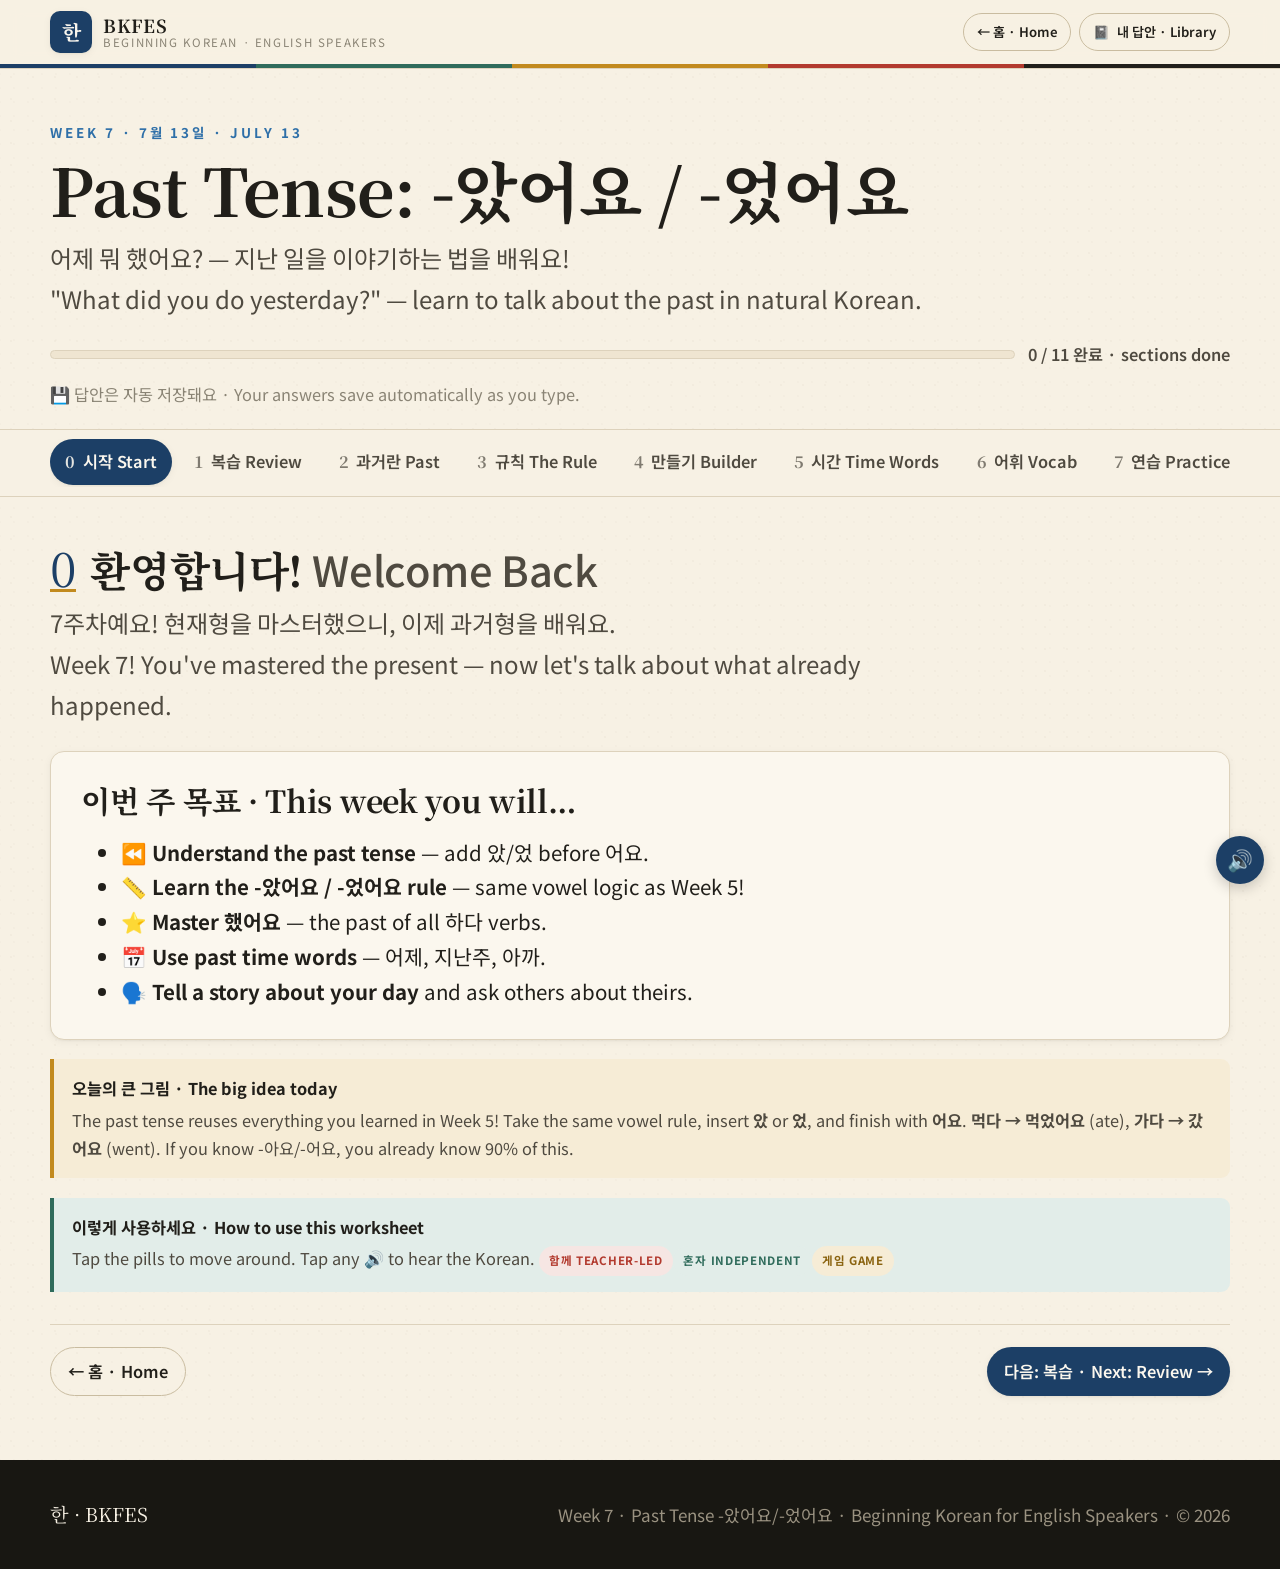
<file: weeks/week07.html>
<!DOCTYPE html>
<html lang="en">
<head>
<meta charset="UTF-8">
<meta name="viewport" content="width=device-width, initial-scale=1.0">
<title>Week 7 · Past Tense -았어요/-었어요 · BKFES</title>
<meta name="description" content="Week 7 of Beginning Korean for English Speakers: the past tense -았어요/-었어요 — talking about yesterday and what you did.">
<link rel="preconnect" href="https://fonts.googleapis.com">
<link rel="preconnect" href="https://fonts.gstatic.com" crossorigin>
<link href="https://fonts.googleapis.com/css2?family=Noto+Sans+KR:wght@400;500;700&family=Noto+Serif+KR:wght@500;600;700&display=swap" rel="stylesheet">
<link rel="stylesheet" href="../css/main.css">
<style>
.conj-rules{display:grid;grid-template-columns:repeat(auto-fit,minmax(210px,1fr));gap:1rem;margin:1rem 0;}
.conj-rule{border-radius:var(--radius);padding:1.1rem 1.2rem;border-top:5px solid;background:var(--hanji-2);}
.conj-rule.a{border-color:var(--jeok);}.conj-rule.eo{border-color:var(--cheong);}.conj-rule.ha{border-color:var(--jade);}
.conj-rule .cr-end{font-family:var(--serif);font-size:1.7rem;font-weight:700;}
.conj-rule.a .cr-end{color:var(--jeok);}.conj-rule.eo .cr-end{color:var(--cheong);}.conj-rule.ha .cr-end{color:var(--jade);}
.conj-rule .cr-when{font-weight:700;margin:.25rem 0;font-size:.95rem;}
.conj-rule .cr-ex{font-size:var(--fs-small);color:var(--ink-soft);}
.tense-flip{display:flex;flex-wrap:wrap;align-items:center;gap:.6rem;justify-content:center;margin:1rem 0;}
.tense-box{border-radius:var(--radius-sm);padding:.7rem 1.1rem;font-family:var(--serif);font-size:clamp(1.1rem,2.6vw,1.5rem);font-weight:600;border:2px solid;background:var(--hanji-2);text-align:center;}
.tense-present{border-color:var(--jade);color:var(--jade);}
.tense-past{border-color:var(--cheong);color:var(--cheong);}
.tense-arrow{font-size:1.6rem;color:var(--ink-faint);}
.tense-note{display:block;font-family:var(--sans);font-size:.62rem;font-weight:700;letter-spacing:.08em;text-transform:uppercase;opacity:.6;margin-bottom:.2rem;}
.cb-wrap{margin-top:1rem;}
.cb-verbs{display:flex;flex-wrap:wrap;gap:.5rem;margin-bottom:1rem;}
.cb-verb{padding:.5rem .95rem;border:1.5px solid var(--line-strong);border-radius:var(--radius-sm);background:var(--baek);font-family:var(--serif);font-size:1.1rem;cursor:pointer;transition:all .15s;user-select:none;}
.cb-verb:hover{border-color:var(--cheong);background:var(--cheong-tint);}
.cb-verb.is-active{background:var(--cheong);color:var(--hanji-2);border-color:var(--cheong);}
.cb-verb.is-used{opacity:.35;pointer-events:none;}
.cb-stage{background:var(--hanji-deep);border-radius:var(--radius);padding:1.2rem;text-align:center;}
.cb-flow{display:flex;flex-wrap:wrap;align-items:center;justify-content:center;gap:.5rem;}
.cb-piece{border-radius:var(--radius-sm);padding:.55rem .9rem;font-family:var(--serif);font-size:clamp(1.2rem,3vw,1.7rem);font-weight:700;border:2px solid;}
.cb-piece.stem{border-color:var(--ink-faint);color:var(--ink);background:var(--hanji-2);}
.cb-piece.rule{border-color:var(--jeok);color:var(--jeok);background:var(--jeok-tint);}
.cb-piece.result{border-color:var(--cheong);color:var(--cheong);background:var(--cheong-tint);}
.flow-arrow{font-size:1.4rem;color:var(--ink-faint);}
.cb-explain{margin-top:.9rem;font-size:.9rem;color:var(--ink-soft);}
.cb-en{margin-top:.3rem;font-style:italic;color:var(--ink-faint);}
.placed-chip{background:var(--jade);color:var(--hanji-2);border-radius:4px;padding:.25rem .6rem;font-size:.88rem;cursor:pointer;font-family:var(--serif);}
</style>
</head>
<body data-week="week07">

<header class="site-header">
  <div class="wrap site-header__bar">
    <a class="brand" href="../index.html"><span class="brand__seal">한</span><span class="brand__txt"><b>BKFES</b><span>Beginning Korean · English Speakers</span></span></a>
    <span class="header-spacer"></span>
    <div class="header-actions" data-name-wrap><span class="faint">👋 <strong data-name-display></strong></span></div>
    <div class="header-actions"><a class="btn btn--ghost btn--sm" href="../index.html">← 홈 · Home</a><button class="btn btn--ghost btn--sm js-open-library" type="button">📓 <span class="label-full">내 답안 · Library</span></button></div>
  </div>
  <div class="saekdong saekdong--thin"></div>
</header>

<section class="ws-hero">
  <div class="wrap">
    <p class="eyebrow">Week 7 · 7월 13일 · July 13</p>
    <h1>Past Tense: -았어요 / -었어요</h1>
    <p class="ws-hero__sub">어제 뭐 했어요? — 지난 일을 이야기하는 법을 배워요!<br>
    "What did you do yesterday?" — learn to talk about the past in natural Korean.</p>
    <div class="ws-progress"><div class="progressbar"><div class="progressbar__fill"></div></div><span class="progresslabel">0 / 11 완료 · sections done</span></div>
    <p class="autosave-note" style="margin-top:.8rem">💾 답안은 자동 저장돼요 · Your answers save automatically as you type.</p>
  </div>
</section>

<nav class="ws-nav" aria-label="Worksheet sections">
  <div class="wrap"><div class="ws-nav__track">
    <button class="pill" data-target="welcome"><span class="pill__no">0</span> 시작 Start</button>
    <button class="pill" data-target="review"><span class="pill__no">1</span> 복습 Review</button>
    <button class="pill" data-target="why"><span class="pill__no">2</span> 과거란 Past</button>
    <button class="pill" data-target="rules"><span class="pill__no">3</span> 규칙 The Rule</button>
    <button class="pill" data-target="builder"><span class="pill__no">4</span> 만들기 Builder</button>
    <button class="pill" data-target="time"><span class="pill__no">5</span> 시간 Time Words</button>
    <button class="pill" data-target="vocab"><span class="pill__no">6</span> 어휘 Vocab</button>
    <button class="pill" data-target="practice"><span class="pill__no">7</span> 연습 Practice</button>
    <button class="pill" data-target="games"><span class="pill__no">8</span> 게임 Games</button>
    <button class="pill" data-target="dialogue"><span class="pill__no">9</span> 대화 Dialogue</button>
    <button class="pill" data-target="reflect"><span class="pill__no">10</span> 복습 Review</button>
  </div></div>
</nav>

<main class="wrap">

<section class="panel is-active" id="welcome">
  <div class="panel-head"><span class="step-no">0</span><div><h2>환영합니다! <span class="panel-head__ko">Welcome Back</span></h2></div></div>
  <p class="panel-intro">7주차예요! 현재형을 마스터했으니, 이제 과거형을 배워요.<br>
  Week 7! You've mastered the present — now let's talk about what already happened.</p>
  <div class="card stack">
    <h3>이번 주 목표 · This week you will…</h3>
    <ul>
      <li>⏪ <strong>Understand the past tense</strong> — add 았/었 before 어요.</li>
      <li>📏 <strong>Learn the -았어요 / -었어요 rule</strong> — same vowel logic as Week 5!</li>
      <li>⭐ <strong>Master 했어요</strong> — the past of all 하다 verbs.</li>
      <li>📅 <strong>Use past time words</strong> — 어제, 지난주, 아까.</li>
      <li>🗣️ <strong>Tell a story about your day</strong> and ask others about theirs.</li>
    </ul>
  </div>
  <div class="note note--gold">
    <h4>오늘의 큰 그림 · The big idea today</h4>
    <p>The past tense reuses everything you learned in Week 5! Take the same vowel rule, insert <strong>았</strong> or <strong>었</strong>, and finish with <strong>어요</strong>. <strong>먹다 → 먹었어요</strong> (ate), <strong>가다 → 갔어요</strong> (went). If you know -아요/-어요, you already know 90% of this.</p>
  </div>
  <div class="note note--jade">
    <h4>이렇게 사용하세요 · How to use this worksheet</h4>
    <p>Tap the pills to move around. Tap any 🔊 to hear the Korean.
    <span class="mode mode--teacher">함께 Teacher-led</span><span class="mode mode--solo">혼자 Independent</span><span class="mode mode--play">게임 Game</span></p>
  </div>
  <div class="panel-foot"><a class="btn btn--ghost" href="../index.html">← 홈 · Home</a><button class="btn btn--primary js-next">다음: 복습 · Next: Review →</button></div>
</section>

<section class="panel" id="review">
  <div class="panel-head"><span class="step-no">1</span><div><h2>복습 <span class="panel-head__ko">Weeks 1–6 Review</span></h2></div></div>
  <p class="panel-intro">지난 6주를 빠르게 점검해요 — 소리 내어 읽어 보세요!</p>
  <div class="mode-tags"><span class="mode mode--teacher">함께 Teacher-led</span></div>
  <table class="vocab">
    <caption>핵심 정리 · Key points so far</caption>
    <thead><tr><th>한국어</th><th>로마자</th><th>English</th></tr></thead>
    <tbody>
      <tr><td class="v-ko">저는 매일 운동해요</td><td class="v-rom">jeoneun maeil undonghaeyo</td><td class="v-en">I exercise every day</td></tr>
      <tr><td class="v-ko">어디 가요?</td><td class="v-rom">eodi gayo?</td><td class="v-en">Where are you going?</td></tr>
      <tr><td class="v-ko">이름이 뭐예요?</td><td class="v-rom">ireumi mwoyeyo?</td><td class="v-en">What's your name?</td></tr>
      <tr><td class="v-ko">커피를 마셔요</td><td class="v-rom">keopireul masyeoyo</td><td class="v-en">(I) drink coffee</td></tr>
    </tbody>
  </table>
  <div class="exercise" data-quiz="w7-review" style="margin-top:1.4rem">
    <div class="game__head"><h3>✏️ 빠른 셀프 체크 · Quick self-check</h3><span class="game__score">점수 · Score: 0 / 4</span></div>
    <div class="mode-tags"><span class="mode mode--solo">혼자 Independent</span></div>
    <div class="quiz-q" data-explain="어디 = where."><div class="stem">1. "Where?" is…</div><div class="choices"><button class="choice">언제</button><button class="choice" data-correct="true">어디</button><button class="choice">누구</button><button class="choice">왜</button></div><div class="quiz-feedback"></div></div>
    <div class="quiz-q" data-explain="하다 verbs become 해요."><div class="stem">2. 공부하다 →</div><div class="choices"><button class="choice" data-correct="true">공부해요</button><button class="choice">공부하아요</button><button class="choice">공부어요</button><button class="choice">공부아요</button></div><div class="quiz-feedback"></div></div>
    <div class="quiz-q" data-explain="얼마 = how much (price)."><div class="stem">3. To ask a price you use…</div><div class="choices"><button class="choice">몇</button><button class="choice" data-correct="true">얼마</button><button class="choice">어떻게</button><button class="choice">왜</button></div><div class="quiz-feedback"></div></div>
    <div class="quiz-q" data-explain="가 + 아요 → 가요."><div class="stem">4. 가다 (to go) →</div><div class="choices"><button class="choice">가아요</button><button class="choice" data-correct="true">가요</button><button class="choice">가어요</button><button class="choice">개요</button></div><div class="quiz-feedback"></div></div>
  </div>
  <div class="panel-foot"><button class="btn btn--ghost js-prev">← 이전 · Back</button><button class="btn btn--primary js-next">다음: 과거란 · Next: The Past →</button></div>
</section>

<section class="panel" id="why">
  <div class="panel-head"><span class="step-no">2</span><div><h2>과거란 <span class="panel-head__ko">What Is the Past Tense?</span></h2></div></div>
  <p class="panel-intro">현재형에서 살짝만 바꾸면 과거형이 돼요.</p>
  <div class="mode-tags"><span class="mode mode--teacher">함께 Teacher-led</span></div>
  <div class="note note--gold">
    <h4>📌 핵심 · Present becomes past — insert 았/었</h4>
    <div class="tense-flip">
      <div class="tense-box tense-present"><span class="tense-note">Present</span>먹어요</div>
      <div class="tense-arrow">→</div>
      <div class="tense-box tense-past"><span class="tense-note">Past</span>먹었어요</div>
    </div>
    <p style="text-align:center;color:var(--ink-soft)">"(I) eat" → "(I) ate" — the 었 carries the past meaning.</p>
  </div>
  <table class="vocab" style="margin-top:1.2rem">
    <caption>현재 → 과거 · Present → Past</caption>
    <thead><tr><th>Present</th><th>Past</th><th>English</th></tr></thead>
    <tbody>
      <tr><td class="v-ko">가요</td><td class="v-ko">갔어요</td><td class="v-en">go → went</td></tr>
      <tr><td class="v-ko">먹어요</td><td class="v-ko">먹었어요</td><td class="v-en">eat → ate</td></tr>
      <tr><td class="v-ko">해요</td><td class="v-ko">했어요</td><td class="v-en">do → did</td></tr>
      <tr><td class="v-ko">마셔요</td><td class="v-ko">마셨어요</td><td class="v-en">drink → drank</td></tr>
    </tbody>
  </table>
  <div class="note note--jade">
    <h4>💡 좋은 소식 · Good news</h4>
    <p>Korean has just <strong>one past tense</strong> — no "ate / have eaten / was eating" confusion like English! 먹었어요 covers them all. Context (and time words like 어제) tells the listener exactly when.</p>
  </div>
  <div class="panel-foot"><button class="btn btn--ghost js-prev">← 이전 · Back</button><button class="btn btn--primary js-next">다음: 규칙 · Next: The Rule →</button></div>
</section>

<section class="panel" id="rules">
  <div class="panel-head"><span class="step-no">3</span><div><h2>규칙 <span class="panel-head__ko">The -았어요 / -었어요 Rule</span></h2></div></div>
  <p class="panel-intro">Week 5와 똑같은 모음 규칙이에요 — 그래서 쉬워요!</p>
  <div class="mode-tags"><span class="mode mode--teacher">함께 Teacher-led</span><span class="mode mode--solo">혼자 Independent</span></div>
  <div class="conj-rules">
    <div class="conj-rule a"><div class="cr-end">-았어요</div><div class="cr-when">If the last stem vowel is ㅏ or ㅗ</div><div class="cr-ex">살다 → 살<strong>았어요</strong> · 좋다 → 좋<strong>았어요</strong></div></div>
    <div class="conj-rule eo"><div class="cr-end">-었어요</div><div class="cr-when">All other vowels (ㅓ, ㅜ, ㅣ, ㅡ…)</div><div class="cr-ex">먹다 → 먹<strong>었어요</strong> · 읽다 → 읽<strong>었어요</strong></div></div>
    <div class="conj-rule ha"><div class="cr-end">했어요</div><div class="cr-when">If the verb ends in 하다</div><div class="cr-ex">공부하다 → 공부<strong>했어요</strong></div></div>
  </div>
  <div class="note note--gold">
    <h4>🎵 기억법 · It's the same rule as Week 5</h4>
    <p>Same vowel choice as the present tense — just add <strong>ㅆ어요</strong>. -아요 becomes -았어요, -어요 becomes -었어요, 해요 becomes 했어요. If you know the present, the past is almost automatic!</p>
  </div>
  <h3 style="margin-top:1.4rem">소리 합치기 · When vowels merge</h3>
  <table class="vocab">
    <thead><tr><th>Dictionary</th><th>Becomes (past)</th><th>English</th></tr></thead>
    <tbody>
      <tr><td class="v-ko">가다</td><td class="v-ko">갔어요</td><td class="v-en">went</td></tr>
      <tr><td class="v-ko">오다</td><td class="v-ko">왔어요</td><td class="v-en">came</td></tr>
      <tr><td class="v-ko">보다</td><td class="v-ko">봤어요</td><td class="v-en">saw / watched</td></tr>
      <tr><td class="v-ko">마시다</td><td class="v-ko">마셨어요</td><td class="v-en">drank</td></tr>
      <tr><td class="v-ko">주다</td><td class="v-ko">줬어요</td><td class="v-en">gave</td></tr>
    </tbody>
  </table>
  <div class="note note--jade">
    <h4>💡 이에요/예요의 과거 · The past of "to be"</h4>
    <p><strong>이에요/예요 → 이었어요/였어요</strong>. "학생이에요" (I'm a student) → "학생이었어요" (I was a student). "친구예요" → "친구였어요" (was a friend). Very common — listen for it!</p>
  </div>
  <div class="panel-foot"><button class="btn btn--ghost js-prev">← 이전 · Back</button><button class="btn btn--primary js-next">다음: 만들기 · Next: Builder →</button></div>
</section>

<section class="panel" id="builder">
  <div class="panel-head"><span class="step-no">4</span><div><h2>만들기 <span class="panel-head__ko">Past-Tense Builder</span></h2></div></div>
  <p class="panel-intro">동사를 골라서 과거형으로 바뀌는 걸 단계별로 보세요!</p>
  <div class="mode-tags"><span class="mode mode--play">게임 Try it</span><span class="mode mode--solo">혼자 Independent</span></div>
  <div class="cb-wrap">
    <div class="cb-verbs" id="cbVerbs"></div>
    <div class="cb-stage"><div class="cb-flow" id="cbFlow"></div><div class="cb-explain" id="cbExplain"></div><div class="cb-en" id="cbEn"></div></div>
  </div>
  <div class="note note--gold" style="margin-top:1.2rem"><h4>✏️ 직접 해 보세요 · Now you try</h4><p>Conjugate these into the past tense. Check with the builder above!</p></div>
  <div class="exercise">
    <div class="mode-tags"><span class="mode mode--solo">혼자 Independent</span></div>
    <div class="q"><div class="q__prompt"><span class="qn">1.</span> 읽다 (to read) → past?</div><div class="fillrow"><span class="cue">읽</span><input class="input inline-input" type="text" placeholder="읽었어요" data-save="cb_q1" data-label="Past of 읽다"></div></div>
    <div class="q"><div class="q__prompt"><span class="qn">2.</span> 좋다 (to be good) → past?</div><div class="fillrow"><span class="cue">좋</span><input class="input inline-input" type="text" placeholder="좋았어요" data-save="cb_q2" data-label="Past of 좋다"></div></div>
    <div class="q"><div class="q__prompt"><span class="qn">3.</span> 운동하다 (to exercise) → past?</div><div class="fillrow"><span class="cue">운동</span><input class="input inline-input" type="text" placeholder="운동했어요" data-save="cb_q3" data-label="Past of 운동하다"></div></div>
  </div>
  <div class="panel-foot"><button class="btn btn--ghost js-prev">← 이전 · Back</button><button class="btn btn--primary js-next">다음: 시간 · Next: Time Words →</button></div>
</section>

<section class="panel" id="time">
  <div class="panel-head"><span class="step-no">5</span><div><h2>시간 <span class="panel-head__ko">Past Time Words</span></h2></div></div>
  <p class="panel-intro">과거를 말할 때 함께 쓰는 시간 표현이에요.</p>
  <div class="mode-tags"><span class="mode mode--teacher">함께 Teacher-led</span></div>
  <table class="vocab">
    <caption>과거 시간 표현 · When did it happen?</caption>
    <thead><tr><th>한국어</th><th>로마자</th><th>English</th></tr></thead>
    <tbody>
      <tr><td class="v-ko">어제</td><td class="v-rom">eoje</td><td class="v-en">yesterday</td></tr>
      <tr><td class="v-ko">그저께</td><td class="v-rom">geujeokke</td><td class="v-en">the day before yesterday</td></tr>
      <tr><td class="v-ko">아까</td><td class="v-rom">akka</td><td class="v-en">a little while ago</td></tr>
      <tr><td class="v-ko">지난주</td><td class="v-rom">jinanju</td><td class="v-en">last week</td></tr>
      <tr><td class="v-ko">지난달</td><td class="v-rom">jinandal</td><td class="v-en">last month</td></tr>
      <tr><td class="v-ko">작년</td><td class="v-rom">jangnyeon</td><td class="v-en">last year</td></tr>
      <tr><td class="v-ko">방금</td><td class="v-rom">banggeum</td><td class="v-en">just now</td></tr>
    </tbody>
  </table>
  <div class="note note--gold">
    <h4>📌 문장 속에서 · In a sentence</h4>
    <p>Time words go near the front: <strong>어제 영화를 봤어요.</strong> (Yesterday I watched a movie.) · <strong>지난주에 친구를 만났어요.</strong> (Last week I met a friend.)</p>
  </div>
  <div class="exercise" style="margin-top:1.2rem">
    <h3>✏️ 과거 문장 만들기 · Make a past sentence</h3>
    <div class="mode-tags"><span class="mode mode--solo">혼자 Independent</span></div>
    <div class="q"><div class="q__prompt"><span class="qn">1.</span> "Yesterday I ate rice." (어제 + 밥 + 먹다)</div><input class="input" type="text" placeholder="어제 밥을 먹었어요." data-save="time_q1" data-label="Past sentence: ate rice yesterday"></div>
    <div class="q"><div class="q__prompt"><span class="qn">2.</span> "Last week I met a friend." (지난주 + 친구 + 만나다)</div><input class="input" type="text" placeholder="지난주에 친구를 만났어요." data-save="time_q2" data-label="Past sentence: met friend last week"></div>
  </div>
  <div class="panel-foot"><button class="btn btn--ghost js-prev">← 이전 · Back</button><button class="btn btn--primary js-next">다음: 어휘 · Next: Vocabulary →</button></div>
</section>

<section class="panel" id="vocab">
  <div class="panel-head"><span class="step-no">6</span><div><h2>어휘 <span class="panel-head__ko">Vocabulary</span></h2></div></div>
  <p class="panel-intro">이번 주 동사와 표현이에요. 사전형과 과거형을 함께 익혀요.</p>
  <div class="mode-tags"><span class="mode mode--teacher">함께 Read aloud together</span><span class="mode mode--solo">혼자 Self-test</span></div>
  <table class="vocab">
    <caption>① 동사: 현재 → 과거 · Verbs: present → past</caption>
    <thead><tr><th>현재</th><th>과거</th><th>English</th></tr></thead>
    <tbody>
      <tr><td class="v-ko">가요</td><td class="v-ko">갔어요</td><td class="v-en">go → went</td></tr>
      <tr><td class="v-ko">와요</td><td class="v-ko">왔어요</td><td class="v-en">come → came</td></tr>
      <tr><td class="v-ko">먹어요</td><td class="v-ko">먹었어요</td><td class="v-en">eat → ate</td></tr>
      <tr><td class="v-ko">봐요</td><td class="v-ko">봤어요</td><td class="v-en">see → saw</td></tr>
      <tr><td class="v-ko">만나요</td><td class="v-ko">만났어요</td><td class="v-en">meet → met</td></tr>
      <tr><td class="v-ko">샀어요</td><td class="v-ko">샀어요</td><td class="v-en">buy → bought</td></tr>
      <tr><td class="v-ko">공부해요</td><td class="v-ko">공부했어요</td><td class="v-en">study → studied</td></tr>
      <tr><td class="v-ko">일해요</td><td class="v-ko">일했어요</td><td class="v-en">work → worked</td></tr>
    </tbody>
  </table>
  <table class="vocab" style="margin-top:1.4rem">
    <caption>② 활동 · Activities to talk about</caption>
    <thead><tr><th>한국어</th><th>로마자</th><th>English</th></tr></thead>
    <tbody>
      <tr><td class="v-ko">여행하다</td><td class="v-rom">yeohaenghada</td><td class="v-en">to travel</td></tr>
      <tr><td class="v-ko">쉬다</td><td class="v-rom">swida</td><td class="v-en">to rest</td></tr>
      <tr><td class="v-ko">만들다</td><td class="v-rom">mandeulda</td><td class="v-en">to make</td></tr>
      <tr><td class="v-ko">청소하다</td><td class="v-rom">cheongsohada</td><td class="v-en">to clean</td></tr>
      <tr><td class="v-ko">전화하다</td><td class="v-rom">jeonhwahada</td><td class="v-en">to call</td></tr>
      <tr><td class="v-ko">놀다</td><td class="v-rom">nolda</td><td class="v-en">to play / hang out</td></tr>
    </tbody>
  </table>
  <table class="vocab" style="margin-top:1.4rem">
    <caption>③ 반응 표현 · Reacting to a story</caption>
    <thead><tr><th>한국어</th><th>로마자</th><th>English</th></tr></thead>
    <tbody>
      <tr><td class="v-ko">정말요?</td><td class="v-rom">jeongmaryo?</td><td class="v-en">Really?</td></tr>
      <tr><td class="v-ko">재미있었어요?</td><td class="v-rom">jaemiisseosseoyo?</td><td class="v-en">Was it fun?</td></tr>
      <tr><td class="v-ko">어땠어요?</td><td class="v-rom">eottaesseoyo?</td><td class="v-en">How was it?</td></tr>
      <tr><td class="v-ko">좋았어요</td><td class="v-rom">joasseoyo</td><td class="v-en">It was good</td></tr>
    </tbody>
  </table>
  <div class="exercise" style="margin-top:1.6rem">
    <h3>⭐ 나의 단어 · My words to remember</h3>
    <div class="mode-tags"><span class="mode mode--solo">혼자 Independent</span></div>
    <input class="input" type="text" placeholder="1." data-save="vocab_fav_1" data-label="Favourite word 1" style="margin-bottom:.5rem">
    <input class="input" type="text" placeholder="2." data-save="vocab_fav_2" data-label="Favourite word 2" style="margin-bottom:.5rem">
    <input class="input" type="text" placeholder="3." data-save="vocab_fav_3" data-label="Favourite word 3">
  </div>
  <div class="panel-foot"><button class="btn btn--ghost js-prev">← 이전 · Back</button><button class="btn btn--primary js-next">다음: 연습 · Next: Practice →</button></div>
</section>

<section class="panel" id="practice">
  <div class="panel-head"><span class="step-no">7</span><div><h2>연습 <span class="panel-head__ko">Practice</span></h2></div></div>
  <p class="panel-intro">과거형을 모아서 연습해요 — 소리 내어 말해 보세요!</p>
  <div class="exercise">
    <h3>A. 과거형으로 바꾸기 · Change to past tense</h3>
    <div class="mode-tags"><span class="mode mode--solo">혼자 Independent</span></div>
    <div class="q"><div class="q__prompt"><span class="qn">1.</span> 먹어요 → ?</div><div class="fillrow"><input class="input inline-input" type="text" placeholder="먹었어요" data-save="prac_a1" data-label="Past of 먹어요"></div></div>
    <div class="q"><div class="q__prompt"><span class="qn">2.</span> 가요 → ?</div><div class="fillrow"><input class="input inline-input" type="text" placeholder="갔어요" data-save="prac_a2" data-label="Past of 가요"></div></div>
    <div class="q"><div class="q__prompt"><span class="qn">3.</span> 공부해요 → ?</div><div class="fillrow"><input class="input inline-input" type="text" placeholder="공부했어요" data-save="prac_a3" data-label="Past of 공부해요"></div></div>
    <div class="q"><div class="q__prompt"><span class="qn">4.</span> Write a full sentence: "Yesterday I watched a movie with a friend."</div><input class="input" type="text" placeholder="어제 친구하고 영화를 봤어요." data-save="prac_a4" data-label="Sentence: watched movie with friend yesterday"></div>
  </div>
  <div class="exercise" data-quiz="w7-past" style="margin-top:1rem">
    <div class="game__head"><h3>B. 과거형 퀴즈 · Past-Tense Quiz</h3><span class="game__score">점수 · Score: 0 / 6</span></div>
    <div class="mode-tags"><span class="mode mode--play">게임 Quiz</span></div>
    <div class="quiz-q" data-explain="ㅓ → 었어요. 먹 + 었어요 = 먹었어요."><div class="stem">1. 먹다 (past) →</div><div class="choices"><button class="choice">먹았어요</button><button class="choice" data-correct="true">먹었어요</button><button class="choice">먹해어요</button><button class="choice">먹아써요</button></div><div class="quiz-feedback"></div></div>
    <div class="quiz-q" data-explain="가 + 았어요 merges to 갔어요."><div class="stem">2. 가다 (past) →</div><div class="choices"><button class="choice">가았어요</button><button class="choice" data-correct="true">갔어요</button><button class="choice">가었어요</button><button class="choice">겄어요</button></div><div class="quiz-feedback"></div></div>
    <div class="quiz-q" data-explain="하다 → 했어요."><div class="stem">3. 일하다 (past) →</div><div class="choices"><button class="choice" data-correct="true">일했어요</button><button class="choice">일핬어요</button><button class="choice">일하았어요</button><button class="choice">일았어요</button></div><div class="quiz-feedback"></div></div>
    <div class="quiz-q" data-explain="ㅗ → 았어요. 좋 + 았어요 = 좋았어요."><div class="stem">4. 좋다 (past) →</div><div class="choices"><button class="choice" data-correct="true">좋았어요</button><button class="choice">좋었어요</button><button class="choice">좋해어요</button><button class="choice">조았어요</button></div><div class="quiz-feedback"></div></div>
    <div class="quiz-q" data-explain="보 + 았어요 merges to 봤어요."><div class="stem">5. 보다 (past) →</div><div class="choices"><button class="choice">보았어요</button><button class="choice">보었어요</button><button class="choice" data-correct="true">봤어요</button><button class="choice">봈어요</button></div><div class="quiz-feedback"></div></div>
    <div class="quiz-q" data-explain="학생이에요 → 학생이었어요 (was a student)."><div class="stem">6. "I was a student" is…</div><div class="choices"><button class="choice">학생이에요</button><button class="choice" data-correct="true">학생이었어요</button><button class="choice">학생했어요</button><button class="choice">학생이아써요</button></div><div class="quiz-feedback"></div></div>
  </div>
  <div class="panel-foot"><button class="btn btn--ghost js-prev">← 이전 · Back</button><button class="btn btn--primary js-next">다음: 게임 · Next: Games →</button></div>
</section>

<section class="panel" id="games">
  <div class="panel-head"><span class="step-no">8</span><div><h2>게임 <span class="panel-head__ko">Games</span></h2></div></div>
  <p class="panel-intro">Flip cards, make matches, and conjugate the past out loud!</p>
  <div class="mode-tags"><span class="mode mode--play">게임 Play</span><span class="mode mode--solo">혼자 Independent</span><span class="mode mode--teacher">함께 As a class</span></div>
  <div class="game" data-flashcards="past" data-flashcards-src="fc-past-data">
    <div class="game__head"><h3>🃏 과거형 카드 · Past-tense flashcards</h3><span class="flash-counter faint"></span></div>
    <p class="muted">See the verb → say the past form → flip to check.</p>
    <div class="flash-stage"><div class="flashcard"><div class="flashcard__inner"><div class="flashcard__face flashcard__front"><div class="big"></div></div><div class="flashcard__face flashcard__back"><div><div class="rom"></div><div class="en"></div></div></div></div></div></div>
    <div class="flash-controls"><button class="btn btn--ghost btn--sm js-flash-prev">← 이전</button><button class="btn btn--ghost btn--sm js-flash-next">다음 →</button><button class="btn btn--gold btn--sm js-flash-shuffle">🔀 섞기 · Shuffle</button></div>
  </div>
  <div class="game" data-match="past-match" data-match-src="match-past-data">
    <div class="game__head"><h3>🔗 짝 맞추기 · Match present → past</h3><span class="game__score">맞춤 · Matched: 0 / 6</span></div>
    <p class="muted">Tap a present form, then tap its past form.</p>
    <div class="match-board"><div class="match-col" data-side="left"><h4>현재 · Present</h4></div><div class="match-col" data-side="right"><h4>과거 · Past</h4></div></div>
    <div style="margin-top:1rem"><button class="btn btn--ghost btn--sm js-match-reset">↺ 다시 · Reset</button></div>
  </div>
  <div class="game">
    <div class="game__head"><h3>🎯 어미 분류 게임 · Past-Ending Sorter</h3><span class="game__score" id="esScore">맞춤: 0 / 9</span></div>
    <p class="muted">Click a verb, then click which past ending it takes: <strong>-았어요</strong>, <strong>-었어요</strong>, or <strong>했어요</strong>. Tap a placed card to remove it.</p>
    <div id="esPool" style="display:flex;flex-wrap:wrap;gap:.5rem;margin:1rem 0;"></div>
    <div id="esZones" style="display:grid;grid-template-columns:repeat(auto-fit,minmax(150px,1fr));gap:.75rem;margin:.75rem 0;">
      <div class="counter-zone" onclick="esAssign('-았어요')" style="border:2px dashed var(--jeok);border-radius:var(--radius-sm);padding:.9rem;min-height:90px;cursor:pointer;"><div style="font-weight:700;color:var(--jeok);">-았어요</div><div style="font-size:.72rem;color:var(--ink-faint);margin-bottom:.4rem;">last vowel ㅏ / ㅗ</div><div id="placed-a" style="display:flex;flex-wrap:wrap;gap:.3rem;"></div></div>
      <div class="counter-zone" onclick="esAssign('-었어요')" style="border:2px dashed var(--cheong);border-radius:var(--radius-sm);padding:.9rem;min-height:90px;cursor:pointer;"><div style="font-weight:700;color:var(--cheong);">-었어요</div><div style="font-size:.72rem;color:var(--ink-faint);margin-bottom:.4rem;">other vowels</div><div id="placed-eo" style="display:flex;flex-wrap:wrap;gap:.3rem;"></div></div>
      <div class="counter-zone" onclick="esAssign('했어요')" style="border:2px dashed var(--jade);border-radius:var(--radius-sm);padding:.9rem;min-height:90px;cursor:pointer;"><div style="font-weight:700;color:var(--jade);">했어요</div><div style="font-size:.72rem;color:var(--ink-faint);margin-bottom:.4rem;">하다 verbs</div><div id="placed-ha" style="display:flex;flex-wrap:wrap;gap:.3rem;"></div></div>
    </div>
    <div id="esFeedback" style="font-weight:700;min-height:1.4rem;color:var(--jade);"></div>
    <button class="btn btn--ghost btn--sm" onclick="resetES()" style="margin-top:.5rem">↺ 다시 · Reset</button>
  </div>
  <div class="panel-foot"><button class="btn btn--ghost js-prev">← 이전 · Back</button><button class="btn btn--primary js-next">다음: 대화 · Next: Dialogue →</button></div>
</section>

<section class="panel" id="dialogue">
  <div class="panel-head"><span class="step-no">9</span><div><h2>대화 <span class="panel-head__ko">Dialogue &amp; Role-play</span></h2></div></div>
  <p class="panel-intro">진짜 대화예요. 과거형이 가득해요! 소리 내어 읽고 역할을 바꿔요!</p>
  <div class="dialogue">
    <h3 style="font-family:var(--sans);margin-bottom:.6rem">🎭 모델 대화 · How was your weekend?</h3>
    <div class="mode-tags"><span class="mode mode--teacher">함께 Read A &amp; B aloud — then swap!</span></div>
    <div class="turn turn--a"><div class="turn__who">A · 나</div><div class="turn__bubble"><div class="turn__ko">주말 잘 보냈어요? 뭐 했어요?</div><div class="turn__rom">jumal jal bonaesseoyo? mwo haesseoyo?</div><div class="turn__en">Did you have a good weekend? What did you do?</div></div></div>
    <div class="turn turn--b"><div class="turn__who">B · 수진</div><div class="turn__bubble"><div class="turn__ko">친구를 만났어요. 같이 영화를 봤어요.</div><div class="turn__rom">chingureul mannasseoyo. gachi yeonghwareul bwasseoyo.</div><div class="turn__en">I met a friend. We watched a movie together.</div></div></div>
    <div class="turn turn--a"><div class="turn__who">A · 나</div><div class="turn__bubble"><div class="turn__ko">와, 재미있었어요?</div><div class="turn__rom">wa, jaemiisseosseoyo?</div><div class="turn__en">Wow, was it fun?</div></div></div>
    <div class="turn turn--b"><div class="turn__who">B · 수진</div><div class="turn__bubble"><div class="turn__ko">네, 정말 좋았어요! 알렉스 씨는 뭐 했어요?</div><div class="turn__rom">ne, jeongmal joasseoyo! Alex ssineun mwo haesseoyo?</div><div class="turn__en">Yes, it was really good! What did you do, Alex?</div></div></div>
    <div class="turn turn--a"><div class="turn__who">A · 나</div><div class="turn__bubble"><div class="turn__ko">저는 집에서 쉬었어요. 그리고 한국어를 공부했어요.</div><div class="turn__rom">jeoneun jibeseo swieosseoyo. geurigo hangugeoreul gongbuhaesseoyo.</div><div class="turn__en">I rested at home. And I studied Korean.</div></div></div>
    <div class="turn turn--b"><div class="turn__who">B · 수진</div><div class="turn__bubble"><div class="turn__ko">멋져요! 열심히 했어요.</div><div class="turn__rom">meotjyeoyo! yeolsimhi haesseoyo.</div><div class="turn__en">Great! You worked hard.</div></div></div>
  </div>
  <div class="exercise">
    <h3>🗣️ 나의 버전 · Your version</h3>
    <div class="mode-tags"><span class="mode mode--solo">혼자 Independent: write your lines</span><span class="mode mode--teacher">함께 Then perform with a partner</span></div>
    <p class="muted">Tell a partner about your real weekend using past-tense verbs and a time word!</p>
    <div class="q"><div class="q__prompt"><span class="qn">1.</span> "Yesterday/last weekend I ___"</div><input class="input" type="text" placeholder="어제 ___었어요/았어요." data-save="dlg_did1" data-label="Dialogue: I did (1)"></div>
    <div class="q"><div class="q__prompt"><span class="qn">2.</span> "And I ___"</div><input class="input" type="text" placeholder="그리고 ___." data-save="dlg_did2" data-label="Dialogue: I did (2)"></div>
    <div class="q"><div class="q__prompt"><span class="qn">★</span> Write the whole conversation</div><textarea class="textarea" placeholder="A: 주말 뭐 했어요?&#10;B: 저는 ___. 그리고 ___.&#10;A: 재미있었어요?" data-save="dlg_full" data-label="My full Week 7 conversation"></textarea></div>
  </div>
  <div class="note note--gold"><h4>도전 · Challenge</h4><p>Ask <strong>three classmates</strong> "어제 뭐 했어요?" and write down what each one did. Report one story to the class in the past tense! 화이팅! 💪</p></div>
  <div class="panel-foot"><button class="btn btn--ghost js-prev">← 이전 · Back</button><button class="btn btn--primary js-next">다음: 복습 · Next: Review →</button></div>
</section>

<section class="panel" id="reflect">
  <div class="panel-head"><span class="step-no">10</span><div><h2>복습 &amp; 돌아보기 <span class="panel-head__ko">Review &amp; Reflect</span></h2></div></div>
  <p class="panel-intro">정말 잘하셨어요! 이제 과거를 이야기할 수 있어요. 시간 여행자가 됐어요! ⏪</p>
  <div class="exercise">
    <h3>✅ 할 수 있어요 · I can now…</h3>
    <div class="mode-tags"><span class="mode mode--solo">혼자 Independent</span></div>
    <ul class="checklist">
      <li><input type="checkbox" id="ck1" data-save="ck_concept" data-label="Knows past = insert 았/었"><label for="ck1">Make the past tense by inserting <strong>았/었</strong> before 어요</label></li>
      <li><input type="checkbox" id="ck2" data-save="ck_ass" data-label="Knows -았어요"><label for="ck2">Use <strong>-았어요</strong> after ㅏ/ㅗ</label></li>
      <li><input type="checkbox" id="ck3" data-save="ck_ess" data-label="Knows -었어요"><label for="ck3">Use <strong>-었어요</strong> after other vowels</label></li>
      <li><input type="checkbox" id="ck4" data-save="ck_haess" data-label="Knows 했어요"><label for="ck4">Turn 하다 verbs into <strong>했어요</strong></label></li>
      <li><input type="checkbox" id="ck5" data-save="ck_merge" data-label="Recognises past merges"><label for="ck5">Recognise merges (갔어요, 왔어요, 봤어요, 마셨어요)</label></li>
      <li><input type="checkbox" id="ck6" data-save="ck_was" data-label="Knows 이었어요/였어요"><label for="ck6">Say "was/were" with <strong>이었어요 / 였어요</strong></label></li>
      <li><input type="checkbox" id="ck7" data-save="ck_timewords" data-label="Uses past time words"><label for="ck7">Use past time words (어제, 지난주, 아까)</label></li>
      <li><input type="checkbox" id="ck8" data-save="ck_story" data-label="Can tell a past story"><label for="ck8">Tell a short <strong>story about my day</strong> in the past</label></li>
    </ul>
  </div>
  <div class="exercise" style="margin-top:1rem">
    <h3>💭 돌아보기 · Reflection</h3>
    <div class="mode-tags"><span class="mode mode--solo">혼자 Independent</span></div>
    <div class="q"><div class="q__prompt">오늘 가장 좋았던 것은? · One thing you enjoyed today</div><textarea class="textarea" placeholder="예: 과거형 게임이 재미있었어요!" data-save="reflect_good" data-label="Reflection: enjoyed"></textarea></div>
    <div class="q"><div class="q__prompt">어려웠던 것은? · One thing that was tricky</div><textarea class="textarea" placeholder="예: The merges like 봤어요 are tricky." data-save="reflect_hard" data-label="Reflection: tricky"></textarea></div>
    <div class="q"><div class="q__prompt">어제 한 일 · Write one true sentence about what you did yesterday</div><textarea class="textarea" placeholder="어제 저는 ___." data-save="reflect_sentence" data-label="Reflection: what I did yesterday"></textarea></div>
  </div>
  <div class="card center stack" style="margin-top:1.4rem">
    <h3>🎉 7주차 완료! · Week 7 Complete!</h3>
    <p class="muted">이제 과거를 말할 수 있어요! You can talk about the past now — present, questions, and past all together. 거의 다 왔어요!</p>
    <div style="display:flex;gap:.6rem;justify-content:center;flex-wrap:wrap"><button class="btn btn--primary js-finish">✓ 완료 표시 · Mark complete</button><button class="btn btn--gold js-open-library">📓 내 답안 보기 · Review &amp; export</button></div>
  </div>
  <div class="note note--jade" style="margin-top:1.6rem"><h4>다음 주 미리보기 · Coming up — Week 8</h4><p><strong>Location &amp; Prepositions (에 / 에서 / 있어요 / 없어요)</strong> — next week you'll say where things are and where things happen. 매일 과거 문장 하나씩 만들어 보세요! 화이팅! 💪</p></div>
  <div class="panel-foot"><button class="btn btn--ghost js-prev">← 이전 · Back</button><a class="btn btn--primary" href="../index.html">홈으로 · Back to course home →</a></div>
</section>

</main>

<div class="modal-overlay" id="libraryModal" role="dialog" aria-modal="true" aria-labelledby="libTitle">
  <div class="modal"><div class="modal__head"><h2 id="libTitle">📓 내 답안 · My Library</h2><button class="modal__close js-close-modal" aria-label="Close">×</button></div>
  <div class="modal__body"></div>
  <div class="modal__foot"><button class="btn btn--primary btn--sm js-export-csv" type="button">⬇ CSV 내보내기 · Export CSV</button><button class="btn btn--ghost btn--sm js-export-json" type="button">⬇ JSON</button><span class="header-spacer"></span><button class="btn btn--ghost btn--sm js-clear-all" type="button" style="color:var(--jeok);border-color:var(--jeok)">🗑 전체 삭제 · Clear</button></div></div>
</div>

<footer class="site-footer"><div class="wrap"><span class="foot-brand">한 · BKFES</span><small>Week 7 · Past Tense -았어요/-었어요 · Beginning Korean for English Speakers · © <span data-year>2026</span></small></div></footer>

<script type="application/json" id="fc-past-data">
[
  {"front":"가다","rom":"gada → gasseoyo","en":"to go → 갔어요"},
  {"front":"먹다","rom":"meokda → meogeosseoyo","en":"to eat → 먹었어요"},
  {"front":"오다","rom":"oda → wasseoyo","en":"to come → 왔어요"},
  {"front":"보다","rom":"boda → bwasseoyo","en":"to see → 봤어요"},
  {"front":"만나다","rom":"mannada → mannasseoyo","en":"to meet → 만났어요"},
  {"front":"마시다","rom":"masida → masyeosseoyo","en":"to drink → 마셨어요"},
  {"front":"공부하다","rom":"→ gongbuhaesseoyo","en":"to study → 공부했어요"},
  {"front":"좋다","rom":"jota → joasseoyo","en":"to be good → 좋았어요"},
  {"front":"읽다","rom":"ikda → ilgeosseoyo","en":"to read → 읽었어요"},
  {"front":"쉬다","rom":"swida → swieosseoyo","en":"to rest → 쉬었어요"}
]
</script>
<script type="application/json" id="match-past-data">
[
  {"id":1,"left":"가요","right":"갔어요"},
  {"id":2,"left":"먹어요","right":"먹었어요"},
  {"id":3,"left":"봐요","right":"봤어요"},
  {"id":4,"left":"공부해요","right":"공부했어요"},
  {"id":5,"left":"마셔요","right":"마셨어요"},
  {"id":6,"left":"만나요","right":"만났어요"}
]
</script>

<script>
(function(){
  var CB_DATA=[
    {dict:'먹다',stem:'먹',end:'-었어요',result:'먹었어요',rule:'Last vowel ㅓ → -었어요.',en:'to eat → 먹었어요'},
    {dict:'좋다',stem:'좋',end:'-았어요',result:'좋았어요',rule:'Last vowel ㅗ → -았어요.',en:'to be good → 좋았어요'},
    {dict:'읽다',stem:'읽',end:'-었어요',result:'읽었어요',rule:'Last vowel ㅣ → -었어요.',en:'to read → 읽었어요'},
    {dict:'살다',stem:'살',end:'-았어요',result:'살았어요',rule:'Last vowel ㅏ → -았어요.',en:'to live → 살았어요'},
    {dict:'가다',stem:'가',end:'-았어요',result:'갔어요',rule:'가 + 았어요 merge → 갔어요.',en:'to go → 갔어요'},
    {dict:'보다',stem:'보',end:'-았어요',result:'봤어요',rule:'보 + 았어요 merge → 봤어요.',en:'to see → 봤어요'},
    {dict:'공부하다',stem:'공부하',end:'했어요',result:'공부했어요',rule:'하다 verb → 했어요.',en:'to study → 공부했어요'}
  ];
  var cbVerbs=document.getElementById('cbVerbs'),cbFlow=document.getElementById('cbFlow'),cbExplain=document.getElementById('cbExplain'),cbEn=document.getElementById('cbEn');
  function renderCB(item,btn){
    if(cbVerbs)cbVerbs.querySelectorAll('.cb-verb').forEach(function(b){b.classList.remove('is-active');});
    if(btn)btn.classList.add('is-active');
    cbFlow.innerHTML='<div class="cb-piece stem">'+item.stem+'</div><div class="flow-arrow">+</div><div class="cb-piece rule">'+item.end+'</div><div class="flow-arrow">=</div><div class="cb-piece result">'+item.result+'</div>';
    cbExplain.textContent=item.rule;cbEn.textContent=item.en;
  }
  if(cbVerbs){CB_DATA.forEach(function(item){var b=document.createElement('button');b.className='cb-verb';b.textContent=item.dict;b.addEventListener('click',function(){renderCB(item,b);});cbVerbs.appendChild(b);});renderCB(CB_DATA[0],cbVerbs.querySelector('.cb-verb'));}

  var ES_ITEMS=[{text:'살다',correct:'-았어요'},{text:'좋다',correct:'-았어요'},{text:'오다',correct:'-았어요'},{text:'먹다',correct:'-었어요'},{text:'읽다',correct:'-었어요'},{text:'마시다',correct:'-었어요'},{text:'공부하다',correct:'했어요'},{text:'운동하다',correct:'했어요'},{text:'일하다',correct:'했어요'}];
  var esSelected=null;
  function buildES(){var pool=document.getElementById('esPool');if(!pool)return;pool.innerHTML='';esSelected=null;['placed-a','placed-eo','placed-ha'].forEach(function(id){document.getElementById(id).innerHTML='';});document.getElementById('esFeedback').textContent='';updateESScore();
    ES_ITEMS.forEach(function(item,i){var el=document.createElement('div');el.className='cb-verb';el.dataset.idx=i;el.dataset.correct=item.correct;el.textContent=item.text;el.addEventListener('click',function(){if(el.classList.contains('is-used'))return;document.querySelectorAll('#esPool .cb-verb.is-active').forEach(function(c){c.classList.remove('is-active');});if(esSelected===el){esSelected=null;return;}el.classList.add('is-active');esSelected=el;});pool.appendChild(el);});}
  window.esAssign=function(ending){if(!esSelected)return;var zoneMap={'-았어요':'placed-a','-었어요':'placed-eo','했어요':'placed-ha'};var zone=document.getElementById(zoneMap[ending]);var correct=esSelected.dataset.correct===ending;var chip=document.createElement('div');chip.className='placed-chip';chip.style.cssText='background:'+(correct?'var(--jade)':'var(--jeok)')+';color:var(--hanji-2);border-radius:4px;padding:.25rem .6rem;font-size:.88rem;cursor:pointer;font-family:var(--serif);';chip.textContent=esSelected.textContent;chip.title=correct?'✓ 정답!':'✗ 다시';(function(src,c){c.addEventListener('click',function(){c.remove();src.classList.remove('is-used','is-active');updateESScore();});})(esSelected,chip);zone.appendChild(chip);esSelected.classList.add('is-used');esSelected.classList.remove('is-active');esSelected=null;updateESScore();};
  function updateESScore(){var s=document.getElementById('esScore');if(!s)return;var placed=document.querySelectorAll('#esZones .placed-chip').length;var correct=0;document.querySelectorAll('#esZones .placed-chip').forEach(function(c){if(c.style.background.indexOf('jade')>-1)correct++;});s.textContent='맞춤: '+correct+' / '+ES_ITEMS.length;if(placed===ES_ITEMS.length){var fb=document.getElementById('esFeedback');fb.textContent=correct===ES_ITEMS.length?'🎉 완벽해요!':(correct+'/'+ES_ITEMS.length+' 맞았어요.');if(window.BKFESStore)window.BKFESStore.saveField('week07','game_past_sorter',correct+'/'+ES_ITEMS.length,'Past-Ending Sorter game');}}
  window.resetES=buildES;buildES();
})();
</script>

<script src="../js/weeks.js"></script>
<script src="../js/storage.js"></script>
<script src="../js/worksheet.js"></script>
<script src="../js/audio.js"></script>
</body>
</html>
</file>
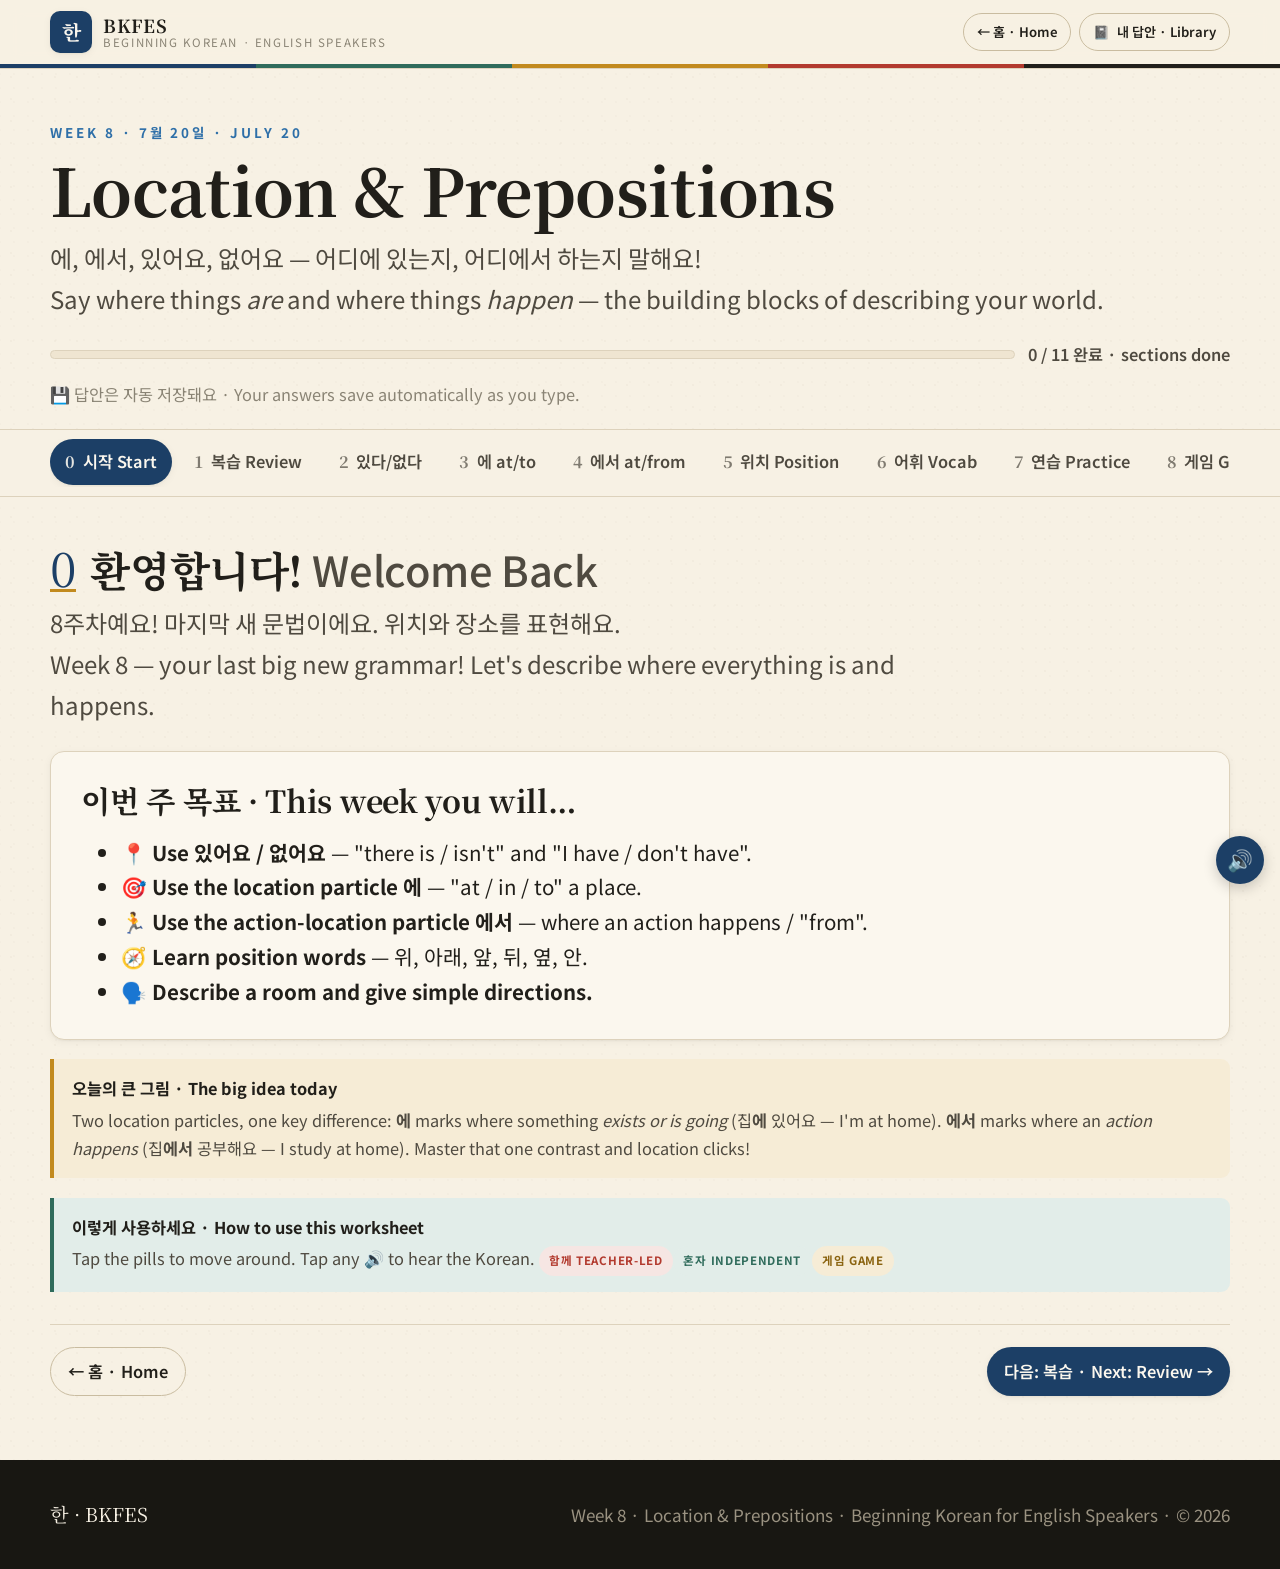
<file: weeks/week08.html>
<!DOCTYPE html>
<html lang="en">
<head>
<meta charset="UTF-8">
<meta name="viewport" content="width=device-width, initial-scale=1.0">
<title>Week 8 · Location &amp; Prepositions · BKFES</title>
<meta name="description" content="Week 8 of Beginning Korean for English Speakers: location particles 에 / 에서, existence verbs 있어요 / 없어요, and position words.">
<link rel="preconnect" href="https://fonts.googleapis.com">
<link rel="preconnect" href="https://fonts.gstatic.com" crossorigin>
<link href="https://fonts.googleapis.com/css2?family=Noto+Sans+KR:wght@400;500;700&family=Noto+Serif+KR:wght@500;600;700&display=swap" rel="stylesheet">
<link rel="stylesheet" href="../css/main.css">
<style>
.particle-cards{display:grid;grid-template-columns:repeat(auto-fit,minmax(200px,1fr));gap:1rem;margin:1rem 0;}
.particle-card{border-radius:var(--radius);padding:1.1rem 1.2rem;border-top:5px solid;background:var(--hanji-2);}
.particle-card.e{border-color:var(--cheong);}.particle-card.eseo{border-color:var(--jeok);}
.particle-card .p-big{font-family:var(--serif);font-size:1.9rem;font-weight:700;}
.particle-card.e .p-big{color:var(--cheong);}.particle-card.eseo .p-big{color:var(--jeok);}
.particle-card .p-role{font-weight:700;margin:.2rem 0;}.particle-card .p-rule{font-size:var(--fs-small);color:var(--ink-soft);}
.pos-grid{display:grid;grid-template-columns:repeat(auto-fit,minmax(130px,1fr));gap:.8rem;margin:1rem 0;}
.pos-card{border-radius:var(--radius);padding:.9rem;text-align:center;border:1.5px solid var(--line-strong);background:var(--hanji-2);}
.pos-card .pos-ko{font-family:var(--serif);font-size:1.4rem;font-weight:700;color:var(--cheong);}
.pos-card .pos-en{font-size:.82rem;font-weight:700;margin-top:.2rem;}
.pos-card .pos-vis{font-size:1.6rem;margin-bottom:.2rem;}
.exist-flip{display:flex;flex-wrap:wrap;align-items:center;gap:.6rem;justify-content:center;margin:1rem 0;}
.exist-box{border-radius:var(--radius-sm);padding:.7rem 1.1rem;font-family:var(--serif);font-size:clamp(1.1rem,2.6vw,1.5rem);font-weight:600;border:2px solid;background:var(--hanji-2);text-align:center;}
.exist-yes{border-color:var(--jade);color:var(--jade);}.exist-no{border-color:var(--jeok);color:var(--jeok);}
.exist-arrow{font-size:1.6rem;color:var(--ink-faint);}
.exist-note{display:block;font-family:var(--sans);font-size:.62rem;font-weight:700;letter-spacing:.08em;text-transform:uppercase;opacity:.6;margin-bottom:.2rem;}
.pp{margin-top:1rem;}
.pp-q{background:var(--hanji-deep);border-radius:var(--radius-sm);padding:1rem 1.2rem;margin-bottom:.8rem;}
.pp-sentence{font-family:var(--serif);font-size:1.2rem;margin-bottom:.4rem;}
.pp-en{font-size:.8rem;color:var(--ink-faint);font-style:italic;margin-bottom:.7rem;}
.pp-blank{display:inline-block;min-width:54px;border-bottom:2.5px dashed var(--jeok);text-align:center;color:var(--jeok);font-weight:700;}
.pp-options{display:flex;flex-wrap:wrap;gap:.5rem;}
.pp-opt{padding:.45rem 1rem;border:1.5px solid var(--line-strong);border-radius:var(--radius-sm);background:var(--baek);font-family:var(--serif);font-size:1.05rem;cursor:pointer;transition:all .15s;}
.pp-opt:hover{border-color:var(--cheong);background:var(--cheong-tint);}
.pp-opt.correct{background:var(--jade-tint);border-color:var(--jade);color:var(--jade);font-weight:700;}
.pp-opt.wrong{background:var(--jeok-tint);border-color:var(--jeok);color:var(--jeok);}
.pp-feedback{font-size:var(--fs-small);font-weight:600;margin-top:.5rem;min-height:1.2em;}
</style>
</head>
<body data-week="week08">

<header class="site-header">
  <div class="wrap site-header__bar">
    <a class="brand" href="../index.html"><span class="brand__seal">한</span><span class="brand__txt"><b>BKFES</b><span>Beginning Korean · English Speakers</span></span></a>
    <span class="header-spacer"></span>
    <div class="header-actions" data-name-wrap><span class="faint">👋 <strong data-name-display></strong></span></div>
    <div class="header-actions"><a class="btn btn--ghost btn--sm" href="../index.html">← 홈 · Home</a><button class="btn btn--ghost btn--sm js-open-library" type="button">📓 <span class="label-full">내 답안 · Library</span></button></div>
  </div>
  <div class="saekdong saekdong--thin"></div>
</header>

<section class="ws-hero">
  <div class="wrap">
    <p class="eyebrow">Week 8 · 7월 20일 · July 20</p>
    <h1>Location &amp; Prepositions</h1>
    <p class="ws-hero__sub">에, 에서, 있어요, 없어요 — 어디에 있는지, 어디에서 하는지 말해요!<br>
    Say where things <em>are</em> and where things <em>happen</em> — the building blocks of describing your world.</p>
    <div class="ws-progress"><div class="progressbar"><div class="progressbar__fill"></div></div><span class="progresslabel">0 / 11 완료 · sections done</span></div>
    <p class="autosave-note" style="margin-top:.8rem">💾 답안은 자동 저장돼요 · Your answers save automatically as you type.</p>
  </div>
</section>

<nav class="ws-nav" aria-label="Worksheet sections">
  <div class="wrap"><div class="ws-nav__track">
    <button class="pill" data-target="welcome"><span class="pill__no">0</span> 시작 Start</button>
    <button class="pill" data-target="review"><span class="pill__no">1</span> 복습 Review</button>
    <button class="pill" data-target="exist"><span class="pill__no">2</span> 있다/없다</button>
    <button class="pill" data-target="e"><span class="pill__no">3</span> 에 at/to</button>
    <button class="pill" data-target="eseo"><span class="pill__no">4</span> 에서 at/from</button>
    <button class="pill" data-target="position"><span class="pill__no">5</span> 위치 Position</button>
    <button class="pill" data-target="vocab"><span class="pill__no">6</span> 어휘 Vocab</button>
    <button class="pill" data-target="practice"><span class="pill__no">7</span> 연습 Practice</button>
    <button class="pill" data-target="games"><span class="pill__no">8</span> 게임 Games</button>
    <button class="pill" data-target="dialogue"><span class="pill__no">9</span> 대화 Dialogue</button>
    <button class="pill" data-target="reflect"><span class="pill__no">10</span> 복습 Review</button>
  </div></div>
</nav>

<main class="wrap">

<section class="panel is-active" id="welcome">
  <div class="panel-head"><span class="step-no">0</span><div><h2>환영합니다! <span class="panel-head__ko">Welcome Back</span></h2></div></div>
  <p class="panel-intro">8주차예요! 마지막 새 문법이에요. 위치와 장소를 표현해요.<br>
  Week 8 — your last big new grammar! Let's describe where everything is and happens.</p>
  <div class="card stack">
    <h3>이번 주 목표 · This week you will…</h3>
    <ul>
      <li>📍 <strong>Use 있어요 / 없어요</strong> — "there is / isn't" and "I have / don't have".</li>
      <li>🎯 <strong>Use the location particle 에</strong> — "at / in / to" a place.</li>
      <li>🏃 <strong>Use the action-location particle 에서</strong> — where an action happens / "from".</li>
      <li>🧭 <strong>Learn position words</strong> — 위, 아래, 앞, 뒤, 옆, 안.</li>
      <li>🗣️ <strong>Describe a room and give simple directions.</strong></li>
    </ul>
  </div>
  <div class="note note--gold">
    <h4>오늘의 큰 그림 · The big idea today</h4>
    <p>Two location particles, one key difference: <strong>에</strong> marks where something <em>exists or is going</em> (집<strong>에</strong> 있어요 — I'm at home). <strong>에서</strong> marks where an <em>action happens</em> (집<strong>에서</strong> 공부해요 — I study at home). Master that one contrast and location clicks!</p>
  </div>
  <div class="note note--jade">
    <h4>이렇게 사용하세요 · How to use this worksheet</h4>
    <p>Tap the pills to move around. Tap any 🔊 to hear the Korean.
    <span class="mode mode--teacher">함께 Teacher-led</span><span class="mode mode--solo">혼자 Independent</span><span class="mode mode--play">게임 Game</span></p>
  </div>
  <div class="panel-foot"><a class="btn btn--ghost" href="../index.html">← 홈 · Home</a><button class="btn btn--primary js-next">다음: 복습 · Next: Review →</button></div>
</section>

<section class="panel" id="review">
  <div class="panel-head"><span class="step-no">1</span><div><h2>복습 <span class="panel-head__ko">Weeks 1–7 Review</span></h2></div></div>
  <p class="panel-intro">지난 7주를 빠르게 점검해요 — 소리 내어 읽어 보세요!</p>
  <div class="mode-tags"><span class="mode mode--teacher">함께 Teacher-led</span></div>
  <table class="vocab">
    <caption>핵심 정리 · Key points so far</caption>
    <thead><tr><th>한국어</th><th>로마자</th><th>English</th></tr></thead>
    <tbody>
      <tr><td class="v-ko">어제 영화를 봤어요</td><td class="v-rom">eoje yeonghwareul bwasseoyo</td><td class="v-en">I watched a movie yesterday</td></tr>
      <tr><td class="v-ko">뭐 했어요?</td><td class="v-rom">mwo haesseoyo?</td><td class="v-en">What did you do?</td></tr>
      <tr><td class="v-ko">매일 운동해요</td><td class="v-rom">maeil undonghaeyo</td><td class="v-en">I exercise every day</td></tr>
      <tr><td class="v-ko">이름이 뭐예요?</td><td class="v-rom">ireumi mwoyeyo?</td><td class="v-en">What's your name?</td></tr>
    </tbody>
  </table>
  <div class="exercise" data-quiz="w8-review" style="margin-top:1.4rem">
    <div class="game__head"><h3>✏️ 빠른 셀프 체크 · Quick self-check</h3><span class="game__score">점수 · Score: 0 / 4</span></div>
    <div class="mode-tags"><span class="mode mode--solo">혼자 Independent</span></div>
    <div class="quiz-q" data-explain="ㅓ → 었어요."><div class="stem">1. 먹다 (past) →</div><div class="choices"><button class="choice">먹았어요</button><button class="choice" data-correct="true">먹었어요</button><button class="choice">먹해어요</button><button class="choice">머거요</button></div><div class="quiz-feedback"></div></div>
    <div class="quiz-q" data-explain="가 + 았어요 → 갔어요."><div class="stem">2. 가다 (past) →</div><div class="choices"><button class="choice" data-correct="true">갔어요</button><button class="choice">가았어요</button><button class="choice">가요</button><button class="choice">겄어요</button></div><div class="quiz-feedback"></div></div>
    <div class="quiz-q" data-explain="어디 = where."><div class="stem">3. "Where?" is…</div><div class="choices"><button class="choice">언제</button><button class="choice" data-correct="true">어디</button><button class="choice">왜</button><button class="choice">누구</button></div><div class="quiz-feedback"></div></div>
    <div class="quiz-q" data-explain="하다 → 했어요."><div class="stem">4. 공부하다 (past) →</div><div class="choices"><button class="choice" data-correct="true">공부했어요</button><button class="choice">공부핬어요</button><button class="choice">공부았어요</button><button class="choice">공부어요</button></div><div class="quiz-feedback"></div></div>
  </div>
  <div class="panel-foot"><button class="btn btn--ghost js-prev">← 이전 · Back</button><button class="btn btn--primary js-next">다음: 있다/없다 · Next: There is/isn't →</button></div>
</section>

<section class="panel" id="exist">
  <div class="panel-head"><span class="step-no">2</span><div><h2>있어요 / 없어요 <span class="panel-head__ko">There Is / There Isn't</span></h2></div></div>
  <p class="panel-intro">존재를 나타내는 가장 중요한 두 동사예요.</p>
  <div class="mode-tags"><span class="mode mode--teacher">함께 Teacher-led</span></div>
  <div class="note note--gold">
    <h4>📌 핵심 · Two meanings each</h4>
    <div class="exist-flip">
      <div class="exist-box exist-yes"><span class="exist-note">있어요</span>there is / I have</div>
      <div class="exist-arrow">↔</div>
      <div class="exist-box exist-no"><span class="exist-note">없어요</span>there isn't / I don't have</div>
    </div>
  </div>
  <table class="vocab" style="margin-top:1.2rem">
    <caption>있어요 / 없어요 in action</caption>
    <thead><tr><th>한국어</th><th>로마자</th><th>English</th></tr></thead>
    <tbody>
      <tr><td class="v-ko">시간 있어요?</td><td class="v-rom">sigan isseoyo?</td><td class="v-en">Do you have time?</td></tr>
      <tr><td class="v-ko">네, 있어요</td><td class="v-rom">ne, isseoyo</td><td class="v-en">Yes, I do (have)</td></tr>
      <tr><td class="v-ko">아니요, 없어요</td><td class="v-rom">aniyo, eopseoyo</td><td class="v-en">No, I don't (have)</td></tr>
      <tr><td class="v-ko">화장실이 어디에 있어요?</td><td class="v-rom">hwajangsiri eodie isseoyo?</td><td class="v-en">Where is the restroom?</td></tr>
      <tr><td class="v-ko">친구가 집에 있어요</td><td class="v-rom">chinguga jibe isseoyo</td><td class="v-en">My friend is at home</td></tr>
    </tbody>
  </table>
  <div class="note note--jade">
    <h4>💡 과거형 · Past form</h4>
    <p><strong>있었어요</strong> (there was / I had) · <strong>없었어요</strong> (there wasn't / I didn't have). "어제 시간 없었어요." = "I didn't have time yesterday."</p>
  </div>
  <div class="panel-foot"><button class="btn btn--ghost js-prev">← 이전 · Back</button><button class="btn btn--primary js-next">다음: 에 · Next: 에 (at/to) →</button></div>
</section>

<section class="panel" id="e">
  <div class="panel-head"><span class="step-no">3</span><div><h2>에 <span class="panel-head__ko">The Particle 에 — at / in / to</span></h2></div></div>
  <p class="panel-intro">존재하는 장소나 가는 방향을 나타내요.</p>
  <div class="mode-tags"><span class="mode mode--teacher">함께 Teacher-led</span><span class="mode mode--solo">혼자 Independent</span></div>
  <div class="particle-cards">
    <div class="particle-card e"><div class="p-big">에 (위치)</div><div class="p-role">Location of existence</div><div class="p-rule">With 있어요/없어요: 집<strong>에</strong> 있어요 (I'm at home).</div></div>
    <div class="particle-card e"><div class="p-big">에 (방향)</div><div class="p-role">Destination</div><div class="p-rule">With 가요/와요: 학교<strong>에</strong> 가요 (I go to school).</div></div>
  </div>
  <table class="vocab" style="margin-top:1rem">
    <caption>에 in action</caption>
    <thead><tr><th>한국어</th><th>로마자</th><th>English</th></tr></thead>
    <tbody>
      <tr><td class="v-ko">집에 있어요</td><td class="v-rom">jibe isseoyo</td><td class="v-en">(I'm) at home</td></tr>
      <tr><td class="v-ko">학교에 가요</td><td class="v-rom">hakgyoe gayo</td><td class="v-en">(I) go to school</td></tr>
      <tr><td class="v-ko">세 시에 만나요</td><td class="v-rom">se sie mannayo</td><td class="v-en">(Let's) meet at 3:00 (also time!)</td></tr>
      <tr><td class="v-ko">책상 위에 있어요</td><td class="v-rom">chaeksang wie isseoyo</td><td class="v-en">It's on the desk</td></tr>
    </tbody>
  </table>
  <div class="note note--gold">
    <h4>💡 에 also marks TIME</h4>
    <p>You already used 에 for time in Week 2! 세 시<strong>에</strong> (at 3:00), 월요일<strong>에</strong> (on Monday). Same particle — "at a point in time or space."</p>
  </div>
  <div class="panel-foot"><button class="btn btn--ghost js-prev">← 이전 · Back</button><button class="btn btn--primary js-next">다음: 에서 · Next: 에서 →</button></div>
</section>

<section class="panel" id="eseo">
  <div class="panel-head"><span class="step-no">4</span><div><h2>에서 <span class="panel-head__ko">The Particle 에서 — at / from</span></h2></div></div>
  <p class="panel-intro">행동이 일어나는 장소, 또는 출발점을 나타내요.</p>
  <div class="mode-tags"><span class="mode mode--teacher">함께 Teacher-led</span><span class="mode mode--solo">혼자 Independent</span></div>
  <div class="particle-cards">
    <div class="particle-card eseo"><div class="p-big">에서 (행동)</div><div class="p-role">Where an action happens</div><div class="p-rule">집<strong>에서</strong> 공부해요 (I study at home).</div></div>
    <div class="particle-card eseo"><div class="p-big">에서 (출발)</div><div class="p-role">From (origin)</div><div class="p-rule">미국<strong>에서</strong> 왔어요 (I came from the US).</div></div>
  </div>
  <div class="note note--red">
    <h4>⚠️ 에 vs 에서 — the key difference</h4>
    <p><strong>에</strong> = where something simply <em>is</em>, or where you're <em>going</em> (with 있다/가다/오다).<br>
    <strong>에서</strong> = where an <em>action</em> happens (with 공부하다, 먹다, 일하다…).<br>
    집<strong>에</strong> 있어요 (I'm at home) vs 집<strong>에서</strong> 밥을 먹어요 (I eat at home).</p>
  </div>
  <table class="vocab" style="margin-top:1rem">
    <caption>에서 in action</caption>
    <thead><tr><th>한국어</th><th>로마자</th><th>English</th></tr></thead>
    <tbody>
      <tr><td class="v-ko">식당에서 밥을 먹어요</td><td class="v-rom">sikdang-eseo babeul meogeoyo</td><td class="v-en">I eat at a restaurant</td></tr>
      <tr><td class="v-ko">카페에서 공부해요</td><td class="v-rom">kape-eseo gongbuhaeyo</td><td class="v-en">I study at a café</td></tr>
      <tr><td class="v-ko">한국에서 왔어요</td><td class="v-rom">Hanguk-eseo wasseoyo</td><td class="v-en">I came from Korea</td></tr>
      <tr><td class="v-ko">어디에서 일해요?</td><td class="v-rom">eodi-eseo ilhaeyo?</td><td class="v-en">Where do you work?</td></tr>
    </tbody>
  </table>
  <div class="exercise" style="margin-top:1.2rem">
    <h3>✏️ 에 또는 에서? · 에 or 에서?</h3>
    <div class="mode-tags"><span class="mode mode--solo">혼자 Independent</span></div>
    <div class="q"><div class="q__prompt"><span class="qn">1.</span> 집___ 있어요. (I'm at home)</div><div class="fillrow"><span class="cue">집</span><input class="input inline-input" type="text" placeholder="에 / 에서?" data-save="ee_q1" data-label="에/에서: at home (exist)"></div></div>
    <div class="q"><div class="q__prompt"><span class="qn">2.</span> 카페___ 공부해요. (I study at a café)</div><div class="fillrow"><span class="cue">카페</span><input class="input inline-input" type="text" placeholder="에 / 에서?" data-save="ee_q2" data-label="에/에서: study at café"></div></div>
    <div class="q"><div class="q__prompt"><span class="qn">3.</span> 학교___ 가요. (I go to school)</div><div class="fillrow"><span class="cue">학교</span><input class="input inline-input" type="text" placeholder="에 / 에서?" data-save="ee_q3" data-label="에/에서: go to school"></div></div>
  </div>
  <div class="panel-foot"><button class="btn btn--ghost js-prev">← 이전 · Back</button><button class="btn btn--primary js-next">다음: 위치 · Next: Position Words →</button></div>
</section>

<section class="panel" id="position">
  <div class="panel-head"><span class="step-no">5</span><div><h2>위치 <span class="panel-head__ko">Position Words</span></h2></div></div>
  <p class="panel-intro">물건이 어디 있는지 정확히 말해요.</p>
  <div class="mode-tags"><span class="mode mode--teacher">함께 Teacher-led</span></div>
  <div class="pos-grid">
    <div class="pos-card"><div class="pos-vis">⬆️</div><div class="pos-ko">위</div><div class="pos-en">on / above</div></div>
    <div class="pos-card"><div class="pos-vis">⬇️</div><div class="pos-ko">아래 / 밑</div><div class="pos-en">under / below</div></div>
    <div class="pos-card"><div class="pos-vis">⬅️</div><div class="pos-ko">앞</div><div class="pos-en">in front</div></div>
    <div class="pos-card"><div class="pos-vis">➡️</div><div class="pos-ko">뒤</div><div class="pos-en">behind</div></div>
    <div class="pos-card"><div class="pos-vis">↔️</div><div class="pos-ko">옆</div><div class="pos-en">beside / next to</div></div>
    <div class="pos-card"><div class="pos-vis">📦</div><div class="pos-ko">안</div><div class="pos-en">inside</div></div>
    <div class="pos-card"><div class="pos-vis">🌳</div><div class="pos-ko">밖</div><div class="pos-en">outside</div></div>
    <div class="pos-card"><div class="pos-vis">🎯</div><div class="pos-ko">사이</div><div class="pos-en">between</div></div>
  </div>
  <div class="note note--gold">
    <h4>📌 패턴 · The pattern: [thing] [position]에 있어요</h4>
    <p>책이 책상 <strong>위에</strong> 있어요. — The book is <strong>on</strong> the desk.<br>
    고양이가 의자 <strong>아래에</strong> 있어요. — The cat is <strong>under</strong> the chair.<br>
    은행이 학교 <strong>옆에</strong> 있어요. — The bank is <strong>next to</strong> the school.</p>
  </div>
  <div class="exercise" style="margin-top:1.2rem">
    <h3>✏️ 위치 말하기 · Describe the position</h3>
    <div class="mode-tags"><span class="mode mode--solo">혼자 Independent</span></div>
    <div class="q"><div class="q__prompt"><span class="qn">1.</span> "The book is on the desk." (책 / 책상 / 위)</div><input class="input" type="text" placeholder="책이 책상 위에 있어요." data-save="pos_q1" data-label="Position: book on desk"></div>
    <div class="q"><div class="q__prompt"><span class="qn">2.</span> Describe where something near you is, in Korean.</div><input class="input" type="text" placeholder="___이/가 ___ 옆에 있어요." data-save="pos_q2" data-label="Position: my own"></div>
  </div>
  <div class="panel-foot"><button class="btn btn--ghost js-prev">← 이전 · Back</button><button class="btn btn--primary js-next">다음: 어휘 · Next: Vocabulary →</button></div>
</section>

<section class="panel" id="vocab">
  <div class="panel-head"><span class="step-no">6</span><div><h2>어휘 <span class="panel-head__ko">Vocabulary</span></h2></div></div>
  <p class="panel-intro">위치와 장소 어휘예요. 소리 내어 읽어 보세요.</p>
  <div class="mode-tags"><span class="mode mode--teacher">함께 Read aloud together</span><span class="mode mode--solo">혼자 Self-test</span></div>
  <table class="vocab">
    <caption>① 위치 · Position words</caption>
    <thead><tr><th>한국어</th><th>로마자</th><th>English</th></tr></thead>
    <tbody>
      <tr><td class="v-ko">위</td><td class="v-rom">wi</td><td class="v-en">on / above</td></tr>
      <tr><td class="v-ko">아래 / 밑</td><td class="v-rom">arae / mit</td><td class="v-en">under</td></tr>
      <tr><td class="v-ko">앞</td><td class="v-rom">ap</td><td class="v-en">in front</td></tr>
      <tr><td class="v-ko">뒤</td><td class="v-rom">dwi</td><td class="v-en">behind</td></tr>
      <tr><td class="v-ko">옆</td><td class="v-rom">yeop</td><td class="v-en">next to</td></tr>
      <tr><td class="v-ko">안</td><td class="v-rom">an</td><td class="v-en">inside</td></tr>
      <tr><td class="v-ko">밖</td><td class="v-rom">bak</td><td class="v-en">outside</td></tr>
      <tr><td class="v-ko">사이</td><td class="v-rom">sai</td><td class="v-en">between</td></tr>
    </tbody>
  </table>
  <table class="vocab" style="margin-top:1.4rem">
    <caption>② 집 &amp; 사물 · Home &amp; objects</caption>
    <thead><tr><th>한국어</th><th>로마자</th><th>English</th></tr></thead>
    <tbody>
      <tr><td class="v-ko">방</td><td class="v-rom">bang</td><td class="v-en">room</td></tr>
      <tr><td class="v-ko">책상</td><td class="v-rom">chaeksang</td><td class="v-en">desk</td></tr>
      <tr><td class="v-ko">의자</td><td class="v-rom">uija</td><td class="v-en">chair</td></tr>
      <tr><td class="v-ko">침대</td><td class="v-rom">chimdae</td><td class="v-en">bed</td></tr>
      <tr><td class="v-ko">창문</td><td class="v-rom">changmun</td><td class="v-en">window</td></tr>
      <tr><td class="v-ko">문</td><td class="v-rom">mun</td><td class="v-en">door</td></tr>
      <tr><td class="v-ko">가방</td><td class="v-rom">gabang</td><td class="v-en">bag</td></tr>
    </tbody>
  </table>
  <table class="vocab" style="margin-top:1.4rem">
    <caption>③ 동네 장소 · Around town</caption>
    <thead><tr><th>한국어</th><th>로마자</th><th>English</th></tr></thead>
    <tbody>
      <tr><td class="v-ko">은행</td><td class="v-rom">eunhaeng</td><td class="v-en">bank</td></tr>
      <tr><td class="v-ko">병원</td><td class="v-rom">byeongwon</td><td class="v-en">hospital</td></tr>
      <tr><td class="v-ko">편의점</td><td class="v-rom">pyeonuijeom</td><td class="v-en">convenience store</td></tr>
      <tr><td class="v-ko">공원</td><td class="v-rom">gongwon</td><td class="v-en">park</td></tr>
      <tr><td class="v-ko">지하철</td><td class="v-rom">jihacheol</td><td class="v-en">subway</td></tr>
    </tbody>
  </table>
  <div class="exercise" style="margin-top:1.6rem">
    <h3>⭐ 나의 단어 · My words to remember</h3>
    <div class="mode-tags"><span class="mode mode--solo">혼자 Independent</span></div>
    <input class="input" type="text" placeholder="1." data-save="vocab_fav_1" data-label="Favourite word 1" style="margin-bottom:.5rem">
    <input class="input" type="text" placeholder="2." data-save="vocab_fav_2" data-label="Favourite word 2" style="margin-bottom:.5rem">
    <input class="input" type="text" placeholder="3." data-save="vocab_fav_3" data-label="Favourite word 3">
  </div>
  <div class="panel-foot"><button class="btn btn--ghost js-prev">← 이전 · Back</button><button class="btn btn--primary js-next">다음: 연습 · Next: Practice →</button></div>
</section>

<section class="panel" id="practice">
  <div class="panel-head"><span class="step-no">7</span><div><h2>연습 <span class="panel-head__ko">Practice</span></h2></div></div>
  <p class="panel-intro">위치 표현을 모아서 연습해요 — 소리 내어 말해 보세요!</p>
  <div class="exercise">
    <h3>A. 문장 완성 · Complete the sentence</h3>
    <div class="mode-tags"><span class="mode mode--solo">혼자 Independent</span></div>
    <div class="q"><div class="q__prompt"><span class="qn">1.</span> "Where is the restroom?" </div><input class="input" type="text" placeholder="화장실이 어디에 있어요?" data-save="prac_a1" data-label="Sentence: where is restroom"></div>
    <div class="q"><div class="q__prompt"><span class="qn">2.</span> "I study at a café." (카페 / 공부하다)</div><input class="input" type="text" placeholder="카페에서 공부해요." data-save="prac_a2" data-label="Sentence: study at café"></div>
    <div class="q"><div class="q__prompt"><span class="qn">3.</span> "The cat is under the chair." (고양이 / 의자 / 아래)</div><input class="input" type="text" placeholder="고양이가 의자 아래에 있어요." data-save="prac_a3" data-label="Sentence: cat under chair"></div>
  </div>
  <div class="exercise" data-quiz="w8-loc" style="margin-top:1rem">
    <div class="game__head"><h3>B. 위치 퀴즈 · Location Quiz</h3><span class="game__score">점수 · Score: 0 / 6</span></div>
    <div class="mode-tags"><span class="mode mode--play">게임 Quiz</span></div>
    <div class="quiz-q" data-explain="있어요 (exist) takes 에, not 에서."><div class="stem">1. 집___ 있어요. (I'm at home)</div><div class="choices"><button class="choice" data-correct="true">에</button><button class="choice">에서</button><button class="choice">을</button><button class="choice">가</button></div><div class="quiz-feedback"></div></div>
    <div class="quiz-q" data-explain="An action (공부해요) takes 에서."><div class="stem">2. 카페___ 공부해요.</div><div class="choices"><button class="choice">에</button><button class="choice" data-correct="true">에서</button><button class="choice">를</button><button class="choice">는</button></div><div class="quiz-feedback"></div></div>
    <div class="quiz-q" data-explain="없어요 = there isn't / I don't have."><div class="stem">3. "I don't have time" is…</div><div class="choices"><button class="choice">시간 있어요</button><button class="choice" data-correct="true">시간 없어요</button><button class="choice">시간 가요</button><button class="choice">시간 해요</button></div><div class="quiz-feedback"></div></div>
    <div class="quiz-q" data-explain="위 = on/above."><div class="stem">4. "on the desk" is…</div><div class="choices"><button class="choice">책상 아래에</button><button class="choice" data-correct="true">책상 위에</button><button class="choice">책상 옆에</button><button class="choice">책상 안에</button></div><div class="quiz-feedback"></div></div>
    <div class="quiz-q" data-explain="Going somewhere (가요) takes 에."><div class="stem">5. 학교___ 가요.</div><div class="choices"><button class="choice" data-correct="true">에</button><button class="choice">에서</button><button class="choice">을</button><button class="choice">도</button></div><div class="quiz-feedback"></div></div>
    <div class="quiz-q" data-explain="옆 = next to / beside."><div class="stem">6. 옆 means…</div><div class="choices"><button class="choice">inside</button><button class="choice">behind</button><button class="choice" data-correct="true">next to</button><button class="choice">under</button></div><div class="quiz-feedback"></div></div>
  </div>
  <div class="panel-foot"><button class="btn btn--ghost js-prev">← 이전 · Back</button><button class="btn btn--primary js-next">다음: 게임 · Next: Games →</button></div>
</section>

<section class="panel" id="games">
  <div class="panel-head"><span class="step-no">8</span><div><h2>게임 <span class="panel-head__ko">Games</span></h2></div></div>
  <p class="panel-intro">Flip cards, make matches, and pick the right particle out loud!</p>
  <div class="mode-tags"><span class="mode mode--play">게임 Play</span><span class="mode mode--solo">혼자 Independent</span><span class="mode mode--teacher">함께 As a class</span></div>
  <div class="game" data-flashcards="loc" data-flashcards-src="fc-loc-data">
    <div class="game__head"><h3>🃏 위치 카드 · Location flashcards</h3><span class="flash-counter faint"></span></div>
    <p class="muted">See the Korean → say the meaning → flip to check.</p>
    <div class="flash-stage"><div class="flashcard"><div class="flashcard__inner"><div class="flashcard__face flashcard__front"><div class="big"></div></div><div class="flashcard__face flashcard__back"><div><div class="rom"></div><div class="en"></div></div></div></div></div></div>
    <div class="flash-controls"><button class="btn btn--ghost btn--sm js-flash-prev">← 이전</button><button class="btn btn--ghost btn--sm js-flash-next">다음 →</button><button class="btn btn--gold btn--sm js-flash-shuffle">🔀 섞기 · Shuffle</button></div>
  </div>
  <div class="game" data-match="loc-match" data-match-src="match-loc-data">
    <div class="game__head"><h3>🔗 짝 맞추기 · Match position → English</h3><span class="game__score">맞춤 · Matched: 0 / 6</span></div>
    <p class="muted">Tap a position word, then tap its English meaning.</p>
    <div class="match-board"><div class="match-col" data-side="left"><h4>한국어 · Korean</h4></div><div class="match-col" data-side="right"><h4>English</h4></div></div>
    <div style="margin-top:1rem"><button class="btn btn--ghost btn--sm js-match-reset">↺ 다시 · Reset</button></div>
  </div>
  <div class="game">
    <div class="game__head"><h3>🎯 에 / 에서 고르기 · 에 or 에서 Picker</h3><span class="game__score" id="ppScore">점수: 0 / 6</span></div>
    <p class="muted">Read each sentence and tap the correct particle. Remember: exist/go = 에, action/from = 에서!</p>
    <div class="pp" id="ppGame"></div>
    <button class="btn btn--ghost btn--sm" onclick="resetPP()" style="margin-top:.5rem">↺ 다시 · Reset</button>
  </div>
  <div class="panel-foot"><button class="btn btn--ghost js-prev">← 이전 · Back</button><button class="btn btn--primary js-next">다음: 대화 · Next: Dialogue →</button></div>
</section>

<section class="panel" id="dialogue">
  <div class="panel-head"><span class="step-no">9</span><div><h2>대화 <span class="panel-head__ko">Dialogue &amp; Role-play</span></h2></div></div>
  <p class="panel-intro">진짜 대화예요. 위치 표현이 가득해요! 소리 내어 읽고 역할을 바꿔요!</p>
  <div class="dialogue">
    <h3 style="font-family:var(--sans);margin-bottom:.6rem">🎭 모델 대화 · Finding your way</h3>
    <div class="mode-tags"><span class="mode mode--teacher">함께 Read A &amp; B aloud — then swap!</span></div>
    <div class="turn turn--a"><div class="turn__who">A · 나</div><div class="turn__bubble"><div class="turn__ko">실례합니다. 화장실이 어디에 있어요?</div><div class="turn__rom">sillyehamnida. hwajangsiri eodie isseoyo?</div><div class="turn__en">Excuse me. Where is the restroom?</div></div></div>
    <div class="turn turn--b"><div class="turn__who">B · 점원</div><div class="turn__bubble"><div class="turn__ko">카페 안에 있어요. 문 옆에 있어요.</div><div class="turn__rom">kape ane isseoyo. mun yeope isseoyo.</div><div class="turn__en">It's inside the café. It's next to the door.</div></div></div>
    <div class="turn turn--a"><div class="turn__who">A · 나</div><div class="turn__bubble"><div class="turn__ko">감사합니다! 근처에 은행도 있어요?</div><div class="turn__rom">gamsahamnida! geuncheoe eunhaengdo isseoyo?</div><div class="turn__en">Thank you! Is there a bank nearby too?</div></div></div>
    <div class="turn turn--b"><div class="turn__who">B · 점원</div><div class="turn__bubble"><div class="turn__ko">네, 공원 앞에 있어요.</div><div class="turn__rom">ne, gongwon ape isseoyo.</div><div class="turn__en">Yes, it's in front of the park.</div></div></div>
    <div class="turn turn--a"><div class="turn__who">A · 나</div><div class="turn__bubble"><div class="turn__ko">정말 감사합니다!</div><div class="turn__rom">jeongmal gamsahamnida!</div><div class="turn__en">Thank you so much!</div></div></div>
  </div>
  <div class="exercise">
    <h3>🗣️ 나의 버전 · Your version</h3>
    <div class="mode-tags"><span class="mode mode--solo">혼자 Independent: write your lines</span><span class="mode mode--teacher">함께 Then perform with a partner</span></div>
    <p class="muted">Describe your own room or give directions to a place using 에/에서 and position words!</p>
    <div class="q"><div class="q__prompt"><span class="qn">1.</span> Ask where something is</div><input class="input" type="text" placeholder="___이/가 어디에 있어요?" data-save="dlg_ask" data-label="Dialogue: where is…"></div>
    <div class="q"><div class="q__prompt"><span class="qn">2.</span> Answer with a position word</div><input class="input" type="text" placeholder="___ 옆에/위에/안에 있어요." data-save="dlg_answer" data-label="Dialogue: it's at…"></div>
    <div class="q"><div class="q__prompt"><span class="qn">★</span> Describe your room (at least 3 sentences)</div><textarea class="textarea" placeholder="제 방에 책상이 있어요. 침대 옆에 창문이 있어요. ..." data-save="dlg_room" data-label="My room description"></textarea></div>
  </div>
  <div class="note note--gold"><h4>도전 · Challenge</h4><p>Describe your room to a partner without showing them — can they draw it correctly from your Korean? Use 위, 아래, 옆, 앞, 뒤! 화이팅! 💪</p></div>
  <div class="panel-foot"><button class="btn btn--ghost js-prev">← 이전 · Back</button><button class="btn btn--primary js-next">다음: 복습 · Next: Review →</button></div>
</section>

<section class="panel" id="reflect">
  <div class="panel-head"><span class="step-no">10</span><div><h2>복습 &amp; 돌아보기 <span class="panel-head__ko">Review &amp; Reflect</span></h2></div></div>
  <p class="panel-intro">정말 잘하셨어요! 이제 위치와 장소를 표현할 수 있어요. 새 문법은 다 배웠어요! 🎉</p>
  <div class="exercise">
    <h3>✅ 할 수 있어요 · I can now…</h3>
    <div class="mode-tags"><span class="mode mode--solo">혼자 Independent</span></div>
    <ul class="checklist">
      <li><input type="checkbox" id="ck1" data-save="ck_exist" data-label="Knows 있어요/없어요"><label for="ck1">Use <strong>있어요 / 없어요</strong> for "there is/isn't" and "have/don't have"</label></li>
      <li><input type="checkbox" id="ck2" data-save="ck_e" data-label="Knows 에"><label for="ck2">Use <strong>에</strong> for location of existence &amp; destination</label></li>
      <li><input type="checkbox" id="ck3" data-save="ck_eseo" data-label="Knows 에서"><label for="ck3">Use <strong>에서</strong> for where an action happens &amp; "from"</label></li>
      <li><input type="checkbox" id="ck4" data-save="ck_diff" data-label="Knows 에 vs 에서"><label for="ck4">Tell the difference between <strong>에</strong> and <strong>에서</strong></label></li>
      <li><input type="checkbox" id="ck5" data-save="ck_position" data-label="Knows position words"><label for="ck5">Use position words (위, 아래, 앞, 뒤, 옆, 안)</label></li>
      <li><input type="checkbox" id="ck6" data-save="ck_pattern" data-label="Knows position pattern"><label for="ck6">Use the pattern <strong>[thing] [position]에 있어요</strong></label></li>
      <li><input type="checkbox" id="ck7" data-save="ck_directions" data-label="Can ask directions"><label for="ck7">Ask &amp; answer <strong>"어디에 있어요?"</strong></label></li>
      <li><input type="checkbox" id="ck8" data-save="ck_words" data-label="Learned 15+ words"><label for="ck8">Use <strong>15+ new words</strong> from this week</label></li>
    </ul>
  </div>
  <div class="exercise" style="margin-top:1rem">
    <h3>💭 돌아보기 · Reflection</h3>
    <div class="mode-tags"><span class="mode mode--solo">혼자 Independent</span></div>
    <div class="q"><div class="q__prompt">오늘 가장 좋았던 것은? · One thing you enjoyed today</div><textarea class="textarea" placeholder="예: 방 그리기 게임이 재미있었어요!" data-save="reflect_good" data-label="Reflection: enjoyed"></textarea></div>
    <div class="q"><div class="q__prompt">어려웠던 것은? · One thing that was tricky</div><textarea class="textarea" placeholder="예: 에 vs 에서 is still a little tricky." data-save="reflect_hard" data-label="Reflection: tricky"></textarea></div>
    <div class="q"><div class="q__prompt">내 주변 · Write one sentence about where something near you is</div><textarea class="textarea" placeholder="___이/가 ___에 있어요." data-save="reflect_sentence" data-label="Reflection: location sentence"></textarea></div>
  </div>
  <div class="card center stack" style="margin-top:1.4rem">
    <h3>🎉 8주차 완료! · Week 8 Complete!</h3>
    <p class="muted">새 문법을 모두 배웠어요! You've learned ALL the core beginner grammar — next come review and real conversation. 정말 대단해요!</p>
    <div style="display:flex;gap:.6rem;justify-content:center;flex-wrap:wrap"><button class="btn btn--primary js-finish">✓ 완료 표시 · Mark complete</button><button class="btn btn--gold js-open-library">📓 내 답안 보기 · Review &amp; export</button></div>
  </div>
  <div class="note note--jade" style="margin-top:1.6rem"><h4>다음 주 미리보기 · Coming up — Week 9</h4><p><strong>Full Content Review</strong> — next week we pull together everything from Weeks 1–8 with mixed games and challenges to lock it all in before Conversation Day. 화이팅! 💪</p></div>
  <div class="panel-foot"><button class="btn btn--ghost js-prev">← 이전 · Back</button><a class="btn btn--primary" href="../index.html">홈으로 · Back to course home →</a></div>
</section>

</main>

<div class="modal-overlay" id="libraryModal" role="dialog" aria-modal="true" aria-labelledby="libTitle">
  <div class="modal"><div class="modal__head"><h2 id="libTitle">📓 내 답안 · My Library</h2><button class="modal__close js-close-modal" aria-label="Close">×</button></div>
  <div class="modal__body"></div>
  <div class="modal__foot"><button class="btn btn--primary btn--sm js-export-csv" type="button">⬇ CSV 내보내기 · Export CSV</button><button class="btn btn--ghost btn--sm js-export-json" type="button">⬇ JSON</button><span class="header-spacer"></span><button class="btn btn--ghost btn--sm js-clear-all" type="button" style="color:var(--jeok);border-color:var(--jeok)">🗑 전체 삭제 · Clear</button></div></div>
</div>

<footer class="site-footer"><div class="wrap"><span class="foot-brand">한 · BKFES</span><small>Week 8 · Location &amp; Prepositions · Beginning Korean for English Speakers · © <span data-year>2026</span></small></div></footer>

<script type="application/json" id="fc-loc-data">
[
  {"front":"있어요","rom":"isseoyo","en":"there is / I have"},
  {"front":"없어요","rom":"eopseoyo","en":"there isn't / I don't have"},
  {"front":"위","rom":"wi","en":"on / above"},
  {"front":"아래","rom":"arae","en":"under / below"},
  {"front":"앞","rom":"ap","en":"in front"},
  {"front":"뒤","rom":"dwi","en":"behind"},
  {"front":"옆","rom":"yeop","en":"next to"},
  {"front":"안","rom":"an","en":"inside"},
  {"front":"집에 있어요","rom":"jibe isseoyo","en":"(I'm) at home"},
  {"front":"카페에서 공부해요","rom":"kape-eseo gongbuhaeyo","en":"I study at a café"}
]
</script>
<script type="application/json" id="match-loc-data">
[
  {"id":1,"left":"위","right":"on / above"},
  {"id":2,"left":"아래","right":"under"},
  {"id":3,"left":"앞","right":"in front"},
  {"id":4,"left":"뒤","right":"behind"},
  {"id":5,"left":"옆","right":"next to"},
  {"id":6,"left":"안","right":"inside"}
]
</script>

<script>
(function(){
  var PP_Q=[
    {pre:'집',post:' 있어요.',en:"I'm at home.",options:['에','에서','을','가'],correct:'에'},
    {pre:'카페',post:' 공부해요.',en:'I study at a café.',options:['에','에서','를','는'],correct:'에서'},
    {pre:'학교',post:' 가요.',en:'I go to school.',options:['에','에서','을','도'],correct:'에'},
    {pre:'식당',post:' 밥을 먹어요.',en:'I eat at a restaurant.',options:['에','에서','이','가'],correct:'에서'},
    {pre:'미국',post:' 왔어요.',en:'I came from the US.',options:['에','에서','을','는'],correct:'에서'},
    {pre:'공원',post:' 있어요.',en:"It's at the park.",options:['에','에서','를','도'],correct:'에'}
  ];
  var ans=0,cor=0;
  function build(){var w=document.getElementById('ppGame');if(!w)return;ans=0;cor=0;document.getElementById('ppScore').textContent='점수: 0 / '+PP_Q.length;w.innerHTML='';
    PP_Q.forEach(function(q,qi){var box=document.createElement('div');box.className='pp-q';var opts=q.options.map(function(o){return '<button class="pp-opt" data-q="'+qi+'" data-o="'+o+'">'+o+'</button>';}).join('');box.innerHTML='<div class="pp-sentence">'+q.pre+'<span class="pp-blank" id="ppB'+qi+'">?</span>'+q.post+'</div><div class="pp-en">'+q.en+'</div><div class="pp-options">'+opts+'</div><div class="pp-feedback" id="ppF'+qi+'"></div>';w.appendChild(box);});
    w.querySelectorAll('.pp-opt').forEach(function(btn){btn.addEventListener('click',function(){var qi=parseInt(btn.dataset.q);var q=PP_Q[qi];var box=btn.closest('.pp-q');if(box.dataset.done)return;box.dataset.done='1';ans++;var fb=document.getElementById('ppF'+qi);var bl=document.getElementById('ppB'+qi);bl.textContent=btn.dataset.o;if(btn.dataset.o===q.correct){btn.classList.add('correct');cor++;fb.style.color='var(--jade)';fb.textContent='✓ 맞아요!';}else{btn.classList.add('wrong');box.querySelectorAll('.pp-opt').forEach(function(b){if(b.dataset.o===q.correct)b.classList.add('correct');});bl.textContent=q.correct;fb.style.color='var(--jeok)';fb.textContent='✗ 정답은 '+q.correct;}document.getElementById('ppScore').textContent='점수: '+cor+' / '+PP_Q.length;if(ans===PP_Q.length&&window.BKFESStore)window.BKFESStore.saveField('week08','game_e_eseo_picker',cor+'/'+PP_Q.length,'에/에서 Picker game');});});}
  window.resetPP=build;build();
})();
</script>

<script src="../js/weeks.js"></script>
<script src="../js/storage.js"></script>
<script src="../js/worksheet.js"></script>
<script src="../js/audio.js"></script>
</body>
</html>
</file>
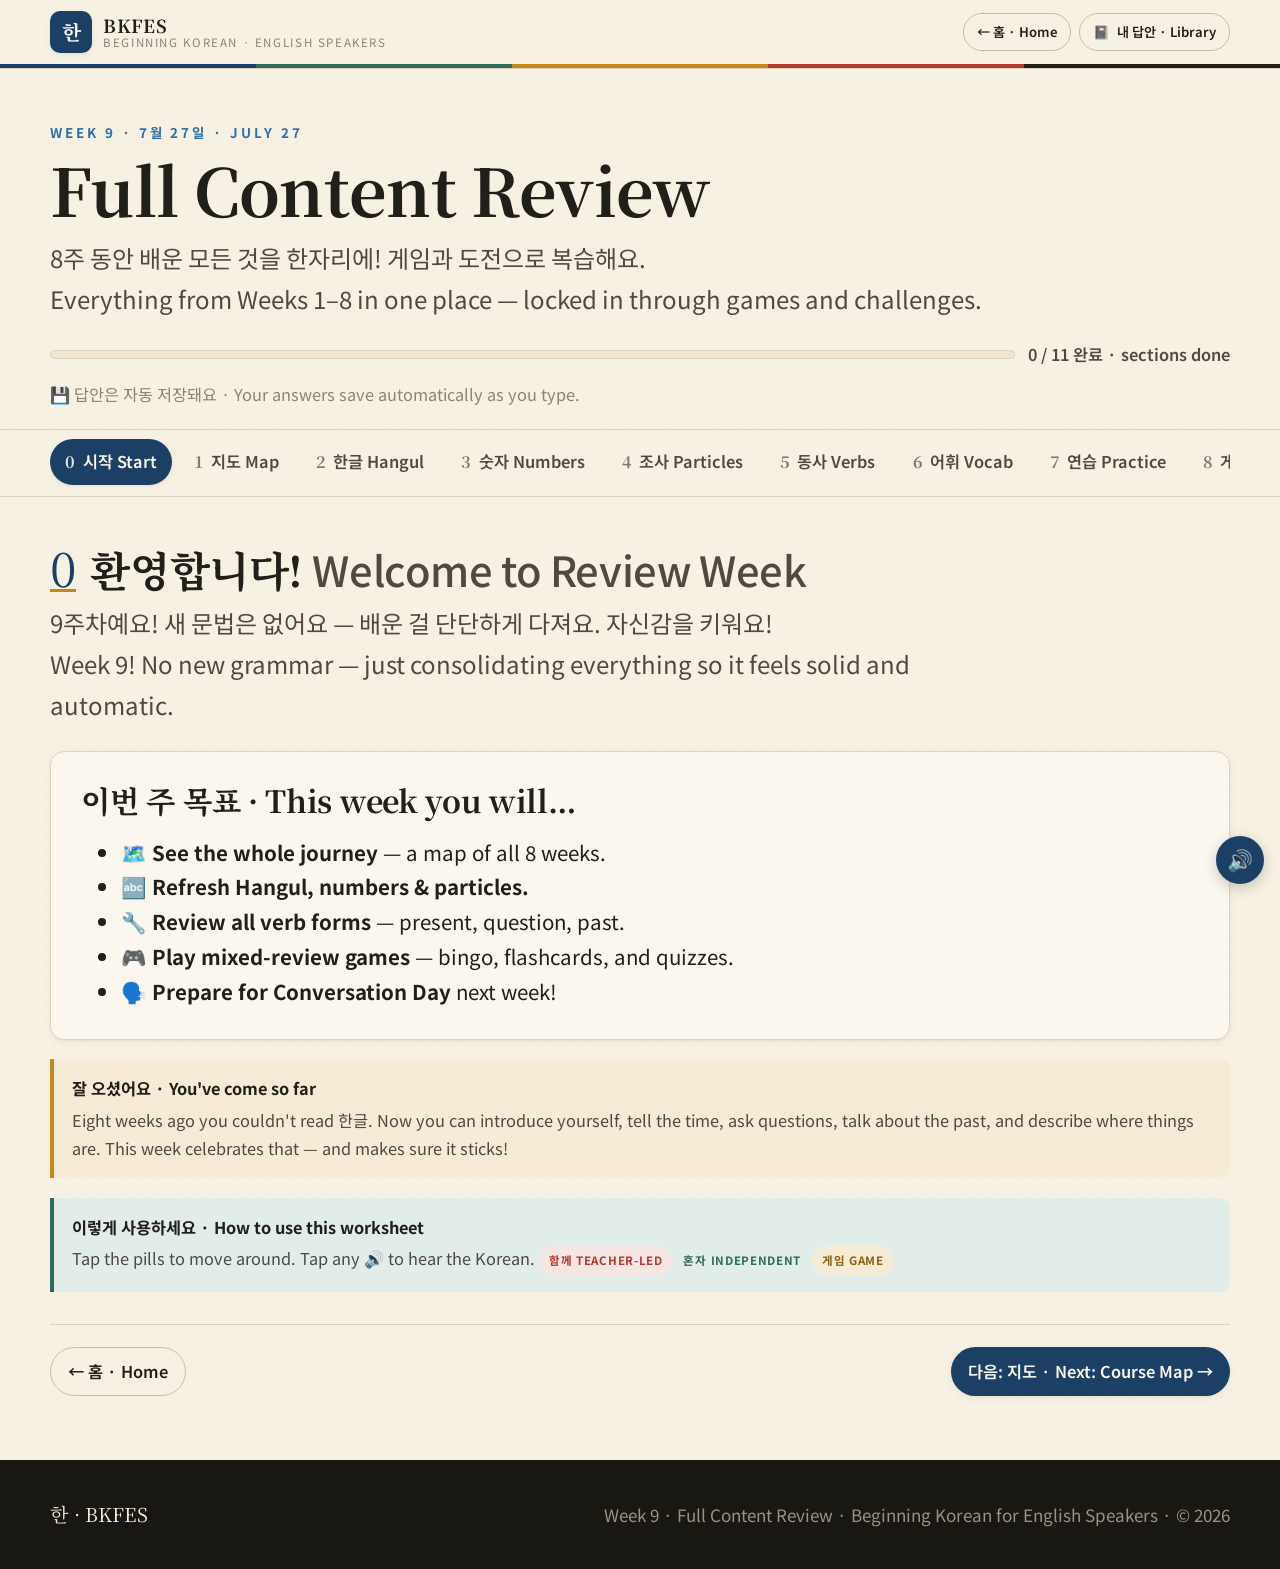
<file: weeks/week09.html>
<!DOCTYPE html>
<html lang="en">
<head>
<meta charset="UTF-8">
<meta name="viewport" content="width=device-width, initial-scale=1.0">
<title>Week 9 · Full Content Review · BKFES</title>
<meta name="description" content="Week 9 of Beginning Korean for English Speakers: a full review of Weeks 1-8 — Hangul, numbers, particles, verbs, questions, past tense, and location.">
<link rel="preconnect" href="https://fonts.googleapis.com">
<link rel="preconnect" href="https://fonts.gstatic.com" crossorigin>
<link href="https://fonts.googleapis.com/css2?family=Noto+Sans+KR:wght@400;500;700&family=Noto+Serif+KR:wght@500;600;700&display=swap" rel="stylesheet">
<link rel="stylesheet" href="../css/main.css">
<style>
.map-grid{display:grid;grid-template-columns:repeat(auto-fit,minmax(150px,1fr));gap:.8rem;margin:1rem 0;}
.map-card{border-radius:var(--radius);padding:.9rem 1rem;border-left:5px solid var(--cheong);background:var(--hanji-2);}
.map-card .mc-wk{font-size:.7rem;font-weight:700;letter-spacing:.08em;text-transform:uppercase;color:var(--cheong);}
.map-card .mc-t{font-weight:700;font-size:.95rem;margin:.15rem 0;}
.map-card .mc-ex{font-family:var(--serif);font-size:.95rem;color:var(--ink-soft);}
.bingo{display:grid;grid-template-columns:repeat(3,1fr);gap:.5rem;margin:1rem 0;max-width:480px;}
.bingo-cell{aspect-ratio:1;border:2px solid var(--line-strong);border-radius:var(--radius-sm);display:flex;flex-direction:column;align-items:center;justify-content:center;text-align:center;padding:.4rem;cursor:pointer;transition:all .15s;background:var(--hanji-2);}
.bingo-cell:hover{border-color:var(--cheong);}
.bingo-cell.done{background:var(--jade);color:var(--hanji-2);border-color:var(--jade);}
.bingo-cell .bc-ko{font-family:var(--serif);font-size:1rem;font-weight:600;}
.bingo-cell .bc-en{font-size:.66rem;margin-top:.2rem;opacity:.85;}
.pp{margin-top:1rem;}
.pp-q{background:var(--hanji-deep);border-radius:var(--radius-sm);padding:1rem 1.2rem;margin-bottom:.8rem;}
.pp-sentence{font-family:var(--serif);font-size:1.15rem;margin-bottom:.4rem;}
.pp-en{font-size:.8rem;color:var(--ink-faint);font-style:italic;margin-bottom:.7rem;}
.pp-blank{display:inline-block;min-width:54px;border-bottom:2.5px dashed var(--jeok);text-align:center;color:var(--jeok);font-weight:700;}
.pp-options{display:flex;flex-wrap:wrap;gap:.5rem;}
.pp-opt{padding:.45rem 1rem;border:1.5px solid var(--line-strong);border-radius:var(--radius-sm);background:var(--baek);font-family:var(--serif);font-size:1.05rem;cursor:pointer;transition:all .15s;}
.pp-opt:hover{border-color:var(--cheong);background:var(--cheong-tint);}
.pp-opt.correct{background:var(--jade-tint);border-color:var(--jade);color:var(--jade);font-weight:700;}
.pp-opt.wrong{background:var(--jeok-tint);border-color:var(--jeok);color:var(--jeok);}
.pp-feedback{font-size:var(--fs-small);font-weight:600;margin-top:.5rem;min-height:1.2em;}
</style>
</head>
<body data-week="week09">

<header class="site-header">
  <div class="wrap site-header__bar">
    <a class="brand" href="../index.html"><span class="brand__seal">한</span><span class="brand__txt"><b>BKFES</b><span>Beginning Korean · English Speakers</span></span></a>
    <span class="header-spacer"></span>
    <div class="header-actions" data-name-wrap><span class="faint">👋 <strong data-name-display></strong></span></div>
    <div class="header-actions"><a class="btn btn--ghost btn--sm" href="../index.html">← 홈 · Home</a><button class="btn btn--ghost btn--sm js-open-library" type="button">📓 <span class="label-full">내 답안 · Library</span></button></div>
  </div>
  <div class="saekdong saekdong--thin"></div>
</header>

<section class="ws-hero">
  <div class="wrap">
    <p class="eyebrow">Week 9 · 7월 27일 · July 27</p>
    <h1>Full Content Review</h1>
    <p class="ws-hero__sub">8주 동안 배운 모든 것을 한자리에! 게임과 도전으로 복습해요.<br>
    Everything from Weeks 1–8 in one place — locked in through games and challenges.</p>
    <div class="ws-progress"><div class="progressbar"><div class="progressbar__fill"></div></div><span class="progresslabel">0 / 11 완료 · sections done</span></div>
    <p class="autosave-note" style="margin-top:.8rem">💾 답안은 자동 저장돼요 · Your answers save automatically as you type.</p>
  </div>
</section>

<nav class="ws-nav" aria-label="Worksheet sections">
  <div class="wrap"><div class="ws-nav__track">
    <button class="pill" data-target="welcome"><span class="pill__no">0</span> 시작 Start</button>
    <button class="pill" data-target="map"><span class="pill__no">1</span> 지도 Map</button>
    <button class="pill" data-target="hangul"><span class="pill__no">2</span> 한글 Hangul</button>
    <button class="pill" data-target="numbers"><span class="pill__no">3</span> 숫자 Numbers</button>
    <button class="pill" data-target="particles"><span class="pill__no">4</span> 조사 Particles</button>
    <button class="pill" data-target="verbs"><span class="pill__no">5</span> 동사 Verbs</button>
    <button class="pill" data-target="vocab"><span class="pill__no">6</span> 어휘 Vocab</button>
    <button class="pill" data-target="practice"><span class="pill__no">7</span> 연습 Practice</button>
    <button class="pill" data-target="games"><span class="pill__no">8</span> 게임 Games</button>
    <button class="pill" data-target="dialogue"><span class="pill__no">9</span> 대화 Dialogue</button>
    <button class="pill" data-target="reflect"><span class="pill__no">10</span> 마무리 Wrap-up</button>
  </div></div>
</nav>

<main class="wrap">

<section class="panel is-active" id="welcome">
  <div class="panel-head"><span class="step-no">0</span><div><h2>환영합니다! <span class="panel-head__ko">Welcome to Review Week</span></h2></div></div>
  <p class="panel-intro">9주차예요! 새 문법은 없어요 — 배운 걸 단단하게 다져요. 자신감을 키워요!<br>
  Week 9! No new grammar — just consolidating everything so it feels solid and automatic.</p>
  <div class="card stack">
    <h3>이번 주 목표 · This week you will…</h3>
    <ul>
      <li>🗺️ <strong>See the whole journey</strong> — a map of all 8 weeks.</li>
      <li>🔤 <strong>Refresh Hangul, numbers &amp; particles.</strong></li>
      <li>🔧 <strong>Review all verb forms</strong> — present, question, past.</li>
      <li>🎮 <strong>Play mixed-review games</strong> — bingo, flashcards, and quizzes.</li>
      <li>🗣️ <strong>Prepare for Conversation Day</strong> next week!</li>
    </ul>
  </div>
  <div class="note note--gold">
    <h4>잘 오셨어요 · You've come so far</h4>
    <p>Eight weeks ago you couldn't read 한글. Now you can introduce yourself, tell the time, ask questions, talk about the past, and describe where things are. This week celebrates that — and makes sure it sticks!</p>
  </div>
  <div class="note note--jade">
    <h4>이렇게 사용하세요 · How to use this worksheet</h4>
    <p>Tap the pills to move around. Tap any 🔊 to hear the Korean.
    <span class="mode mode--teacher">함께 Teacher-led</span><span class="mode mode--solo">혼자 Independent</span><span class="mode mode--play">게임 Game</span></p>
  </div>
  <div class="panel-foot"><a class="btn btn--ghost" href="../index.html">← 홈 · Home</a><button class="btn btn--primary js-next">다음: 지도 · Next: Course Map →</button></div>
</section>

<section class="panel" id="map">
  <div class="panel-head"><span class="step-no">1</span><div><h2>지도 <span class="panel-head__ko">Your 8-Week Journey</span></h2></div></div>
  <p class="panel-intro">우리가 함께 배운 모든 것이에요. 각 주를 떠올려 보세요!</p>
  <div class="mode-tags"><span class="mode mode--teacher">함께 Teacher-led</span></div>
  <div class="map-grid">
    <div class="map-card"><div class="mc-wk">Week 1</div><div class="mc-t">Hangul + Intro</div><div class="mc-ex">안녕하세요</div></div>
    <div class="map-card"><div class="mc-wk">Week 2</div><div class="mc-t">Numbers · Time</div><div class="mc-ex">세 시 반이에요</div></div>
    <div class="map-card"><div class="mc-wk">Week 3</div><div class="mc-t">Greetings · SOV</div><div class="mc-ex">저는 밥을 먹어요</div></div>
    <div class="map-card"><div class="mc-wk">Week 4</div><div class="mc-t">Particles</div><div class="mc-ex">은/는 · 이/가 · 을/를</div></div>
    <div class="map-card"><div class="mc-wk">Week 5</div><div class="mc-t">Present -아요/-어요</div><div class="mc-ex">공부해요</div></div>
    <div class="map-card"><div class="mc-wk">Week 6</div><div class="mc-t">Questions</div><div class="mc-ex">어디 가요?</div></div>
    <div class="map-card"><div class="mc-wk">Week 7</div><div class="mc-t">Past -았/-었어요</div><div class="mc-ex">어제 갔어요</div></div>
    <div class="map-card"><div class="mc-wk">Week 8</div><div class="mc-t">Location</div><div class="mc-ex">집에 있어요</div></div>
  </div>
  <div class="note note--gold">
    <h4>🎯 큰 그림 · The grammar you now own</h4>
    <p>Read Hangul · two number systems · S·O·V word order · three particle pairs · polite present tense · questions with 6 question words · past tense · location with 에/에서 and position words. That's a complete beginner foundation!</p>
  </div>
  <div class="panel-foot"><button class="btn btn--ghost js-prev">← 이전 · Back</button><button class="btn btn--primary js-next">다음: 한글 · Next: Hangul →</button></div>
</section>

<section class="panel" id="hangul">
  <div class="panel-head"><span class="step-no">2</span><div><h2>한글 <span class="panel-head__ko">Hangul Refresher</span></h2></div></div>
  <p class="panel-intro">읽기는 모든 것의 기초예요. 빠르게 점검해요!</p>
  <div class="mode-tags"><span class="mode mode--teacher">함께 Read aloud</span><span class="mode mode--solo">혼자 Self-test</span></div>
  <table class="vocab">
    <caption>자음 복습 · Consonant check</caption>
    <thead><tr><th>Letter</th><th>Sound</th><th>Example</th></tr></thead>
    <tbody>
      <tr><td class="v-ko">ㄱ</td><td class="v-rom">g/k</td><td class="v-ko">가 ga</td></tr>
      <tr><td class="v-ko">ㄴ</td><td class="v-rom">n</td><td class="v-ko">나 na</td></tr>
      <tr><td class="v-ko">ㄷ</td><td class="v-rom">d/t</td><td class="v-ko">다 da</td></tr>
      <tr><td class="v-ko">ㄹ</td><td class="v-rom">r/l</td><td class="v-ko">라 ra</td></tr>
      <tr><td class="v-ko">ㅁ</td><td class="v-rom">m</td><td class="v-ko">마 ma</td></tr>
      <tr><td class="v-ko">ㅂ</td><td class="v-rom">b/p</td><td class="v-ko">바 ba</td></tr>
      <tr><td class="v-ko">ㅅ</td><td class="v-rom">s</td><td class="v-ko">사 sa</td></tr>
    </tbody>
  </table>
  <table class="vocab" style="margin-top:1.4rem">
    <caption>모음 복습 · Vowel check</caption>
    <thead><tr><th>Letter</th><th>Sound</th><th>Letter</th><th>Sound</th></tr></thead>
    <tbody>
      <tr><td class="v-ko">ㅏ</td><td class="v-rom">a (father)</td><td class="v-ko">ㅗ</td><td class="v-rom">o (go)</td></tr>
      <tr><td class="v-ko">ㅓ</td><td class="v-rom">eo (sun)</td><td class="v-ko">ㅜ</td><td class="v-rom">u (food)</td></tr>
      <tr><td class="v-ko">ㅣ</td><td class="v-rom">i (see)</td><td class="v-ko">ㅡ</td><td class="v-rom">eu</td></tr>
    </tbody>
  </table>
  <div class="exercise" data-quiz="w9-hangul" style="margin-top:1.4rem">
    <div class="game__head"><h3>✏️ 읽기 퀴즈 · Reading quiz</h3><span class="game__score">점수 · Score: 0 / 3</span></div>
    <div class="mode-tags"><span class="mode mode--solo">혼자 Independent</span></div>
    <div class="quiz-q" data-explain="ㅎ + ㅏ = 하, ㄴ + ㅏ = 나 → 한국 (Korea)."><div class="stem">1. 한국 means…</div><div class="choices"><button class="choice" data-correct="true">Korea</button><button class="choice">America</button><button class="choice">China</button><button class="choice">Japan</button></div><div class="quiz-feedback"></div></div>
    <div class="quiz-q" data-explain="ㅅ+ㅏ+ㄹ+ㅏ+ㅇ = 사랑 (love)."><div class="stem">2. 사랑 means…</div><div class="choices"><button class="choice">friend</button><button class="choice" data-correct="true">love</button><button class="choice">family</button><button class="choice">water</button></div><div class="quiz-feedback"></div></div>
    <div class="quiz-q" data-explain="감사합니다 = thank you."><div class="stem">3. 감사합니다 means…</div><div class="choices"><button class="choice">hello</button><button class="choice">goodbye</button><button class="choice" data-correct="true">thank you</button><button class="choice">sorry</button></div><div class="quiz-feedback"></div></div>
  </div>
  <div class="panel-foot"><button class="btn btn--ghost js-prev">← 이전 · Back</button><button class="btn btn--primary js-next">다음: 숫자 · Next: Numbers →</button></div>
</section>

<section class="panel" id="numbers">
  <div class="panel-head"><span class="step-no">3</span><div><h2>숫자 <span class="panel-head__ko">Numbers, Time &amp; Dates</span></h2></div></div>
  <p class="panel-intro">두 가지 숫자 체계와 시간, 날짜를 복습해요.</p>
  <div class="mode-tags"><span class="mode mode--teacher">함께 Teacher-led</span></div>
  <table class="vocab">
    <caption>두 숫자 체계 · The two systems</caption>
    <thead><tr><th>#</th><th>순우리말 Native</th><th>한자어 Sino</th></tr></thead>
    <tbody>
      <tr><td>1</td><td class="v-ko">하나</td><td class="v-ko">일</td></tr>
      <tr><td>2</td><td class="v-ko">둘</td><td class="v-ko">이</td></tr>
      <tr><td>3</td><td class="v-ko">셋</td><td class="v-ko">삼</td></tr>
      <tr><td>10</td><td class="v-ko">열</td><td class="v-ko">십</td></tr>
    </tbody>
  </table>
  <div class="note note--gold">
    <h4>📌 어느 것을 쓸까 · Which to use</h4>
    <p><strong>Native</strong> (하나, 둘…): hours, age, counting objects (시, 살, 개, 명).<br>
    <strong>Sino</strong> (일, 이…): minutes, money, dates, phone numbers (분, 원, 월, 일).<br>
    Time mixes both: <strong>세 시 삼십 분</strong> = 3:30 (Native hour + Sino minute).</p>
  </div>
  <div class="exercise" data-quiz="w9-num" style="margin-top:1.2rem">
    <div class="game__head"><h3>✏️ 숫자 퀴즈 · Number quiz</h3><span class="game__score">점수 · Score: 0 / 3</span></div>
    <div class="mode-tags"><span class="mode mode--solo">혼자 Independent</span></div>
    <div class="quiz-q" data-explain="Hours use Native: 3 = 세 시."><div class="stem">1. "3 o'clock" is…</div><div class="choices"><button class="choice" data-correct="true">세 시</button><button class="choice">삼 시</button><button class="choice">세 분</button><button class="choice">삼 시간</button></div><div class="quiz-feedback"></div></div>
    <div class="quiz-q" data-explain="Minutes use Sino: 30 = 삼십 분."><div class="stem">2. "30 minutes" is…</div><div class="choices"><button class="choice">서른 분</button><button class="choice" data-correct="true">삼십 분</button><button class="choice">세 분</button><button class="choice">삼십 시</button></div><div class="quiz-feedback"></div></div>
    <div class="quiz-q" data-explain="June = 유월 (irregular)."><div class="stem">3. June is…</div><div class="choices"><button class="choice">육월</button><button class="choice" data-correct="true">유월</button><button class="choice">여섯월</button><button class="choice">유일</button></div><div class="quiz-feedback"></div></div>
  </div>
  <div class="panel-foot"><button class="btn btn--ghost js-prev">← 이전 · Back</button><button class="btn btn--primary js-next">다음: 조사 · Next: Particles →</button></div>
</section>

<section class="panel" id="particles">
  <div class="panel-head"><span class="step-no">4</span><div><h2>조사 <span class="panel-head__ko">Particles Refresher</span></h2></div></div>
  <p class="panel-intro">문장을 이어 주는 작은 표시들이에요.</p>
  <div class="mode-tags"><span class="mode mode--teacher">함께 Teacher-led</span></div>
  <table class="vocab">
    <caption>조사 한눈에 · All particles at a glance</caption>
    <thead><tr><th>Particle</th><th>Role</th><th>After consonant / vowel</th></tr></thead>
    <tbody>
      <tr><td class="v-ko">은 / 는</td><td class="v-en">topic ("as for")</td><td class="v-en">은 / 는</td></tr>
      <tr><td class="v-ko">이 / 가</td><td class="v-en">subject</td><td class="v-en">이 / 가</td></tr>
      <tr><td class="v-ko">을 / 를</td><td class="v-en">object</td><td class="v-en">을 / 를</td></tr>
      <tr><td class="v-ko">에</td><td class="v-en">location / time / destination</td><td class="v-en">에</td></tr>
      <tr><td class="v-ko">에서</td><td class="v-en">action location / from</td><td class="v-en">에서</td></tr>
    </tbody>
  </table>
  <div class="exercise" data-quiz="w9-part" style="margin-top:1.2rem">
    <div class="game__head"><h3>✏️ 조사 퀴즈 · Particle quiz</h3><span class="game__score">점수 · Score: 0 / 3</span></div>
    <div class="mode-tags"><span class="mode mode--solo">혼자 Independent</span></div>
    <div class="quiz-q" data-explain="커피 (vowel) + object → 를."><div class="stem">1. 저는 커피___ 마셔요.</div><div class="choices"><button class="choice">을</button><button class="choice" data-correct="true">를</button><button class="choice">가</button><button class="choice">에</button></div><div class="quiz-feedback"></div></div>
    <div class="quiz-q" data-explain="Action 공부해요 → 에서."><div class="stem">2. 카페___ 공부해요.</div><div class="choices"><button class="choice">에</button><button class="choice" data-correct="true">에서</button><button class="choice">를</button><button class="choice">는</button></div><div class="quiz-feedback"></div></div>
    <div class="quiz-q" data-explain="친구 (vowel) doing action → 가."><div class="stem">3. 친구___ 와요.</div><div class="choices"><button class="choice">이</button><button class="choice" data-correct="true">가</button><button class="choice">을</button><button class="choice">에서</button></div><div class="quiz-feedback"></div></div>
  </div>
  <div class="panel-foot"><button class="btn btn--ghost js-prev">← 이전 · Back</button><button class="btn btn--primary js-next">다음: 동사 · Next: Verbs →</button></div>
</section>

<section class="panel" id="verbs">
  <div class="panel-head"><span class="step-no">5</span><div><h2>동사 <span class="panel-head__ko">Verb Forms Refresher</span></h2></div></div>
  <p class="panel-intro">한 동사의 세 가지 모습 — 현재, 질문, 과거.</p>
  <div class="mode-tags"><span class="mode mode--teacher">함께 Teacher-led</span></div>
  <table class="vocab">
    <caption>동사 변화표 · One verb, three forms</caption>
    <thead><tr><th>Dictionary</th><th>Present</th><th>Past</th><th>English</th></tr></thead>
    <tbody>
      <tr><td class="v-ko">가다</td><td class="v-ko">가요</td><td class="v-ko">갔어요</td><td class="v-en">go</td></tr>
      <tr><td class="v-ko">먹다</td><td class="v-ko">먹어요</td><td class="v-ko">먹었어요</td><td class="v-en">eat</td></tr>
      <tr><td class="v-ko">공부하다</td><td class="v-ko">공부해요</td><td class="v-ko">공부했어요</td><td class="v-en">study</td></tr>
      <tr><td class="v-ko">마시다</td><td class="v-ko">마셔요</td><td class="v-ko">마셨어요</td><td class="v-en">drink</td></tr>
      <tr><td class="v-ko">보다</td><td class="v-ko">봐요</td><td class="v-ko">봤어요</td><td class="v-en">see</td></tr>
    </tbody>
  </table>
  <div class="note note--gold">
    <h4>❓ 질문 만들기 · Making questions</h4>
    <p>Just raise your pitch: 먹어요<strong>?</strong> (Do you eat?). Add a question word where the answer goes: <strong>뭐</strong> 먹어요? (What do you eat?) · <strong>어디</strong> 가요? (Where do you go?)</p>
  </div>
  <div class="exercise" data-quiz="w9-verb" style="margin-top:1.2rem">
    <div class="game__head"><h3>✏️ 동사 퀴즈 · Verb quiz</h3><span class="game__score">점수 · Score: 0 / 3</span></div>
    <div class="mode-tags"><span class="mode mode--solo">혼자 Independent</span></div>
    <div class="quiz-q" data-explain="먹다 past → 먹었어요."><div class="stem">1. 먹다 (past) →</div><div class="choices"><button class="choice">먹았어요</button><button class="choice" data-correct="true">먹었어요</button><button class="choice">먹어요</button><button class="choice">먹해요</button></div><div class="quiz-feedback"></div></div>
    <div class="quiz-q" data-explain="하다 → present 해요."><div class="stem">2. 운동하다 (present) →</div><div class="choices"><button class="choice" data-correct="true">운동해요</button><button class="choice">운동하요</button><button class="choice">운동았어요</button><button class="choice">운동아요</button></div><div class="quiz-feedback"></div></div>
    <div class="quiz-q" data-explain="가 + 았어요 → 갔어요."><div class="stem">3. 가다 (past) →</div><div class="choices"><button class="choice">가았어요</button><button class="choice" data-correct="true">갔어요</button><button class="choice">가어요</button><button class="choice">갔이요</button></div><div class="quiz-feedback"></div></div>
  </div>
  <div class="panel-foot"><button class="btn btn--ghost js-prev">← 이전 · Back</button><button class="btn btn--primary js-next">다음: 어휘 · Next: Vocab →</button></div>
</section>

<section class="panel" id="vocab">
  <div class="panel-head"><span class="step-no">6</span><div><h2>어휘 <span class="panel-head__ko">Vocabulary Round-up</span></h2></div></div>
  <p class="panel-intro">8주 동안 배운 핵심 어휘예요. 빠르게 훑어보세요!</p>
  <div class="mode-tags"><span class="mode mode--teacher">함께 Read aloud</span><span class="mode mode--solo">혼자 Self-test</span></div>
  <table class="vocab">
    <caption>꼭 알아야 할 표현 · Must-know phrases</caption>
    <thead><tr><th>한국어</th><th>로마자</th><th>English</th></tr></thead>
    <tbody>
      <tr><td class="v-ko">안녕하세요</td><td class="v-rom">annyeonghaseyo</td><td class="v-en">hello</td></tr>
      <tr><td class="v-ko">감사합니다</td><td class="v-rom">gamsahamnida</td><td class="v-en">thank you</td></tr>
      <tr><td class="v-ko">이름이 뭐예요?</td><td class="v-rom">ireumi mwoyeyo?</td><td class="v-en">what's your name?</td></tr>
      <tr><td class="v-ko">몇 시예요?</td><td class="v-rom">myeot siyeyo?</td><td class="v-en">what time is it?</td></tr>
      <tr><td class="v-ko">얼마예요?</td><td class="v-rom">eolmayeyo?</td><td class="v-en">how much is it?</td></tr>
      <tr><td class="v-ko">어디에 있어요?</td><td class="v-rom">eodie isseoyo?</td><td class="v-en">where is it?</td></tr>
      <tr><td class="v-ko">시간 있어요?</td><td class="v-rom">sigan isseoyo?</td><td class="v-en">do you have time?</td></tr>
      <tr><td class="v-ko">뭐 했어요?</td><td class="v-rom">mwo haesseoyo?</td><td class="v-en">what did you do?</td></tr>
    </tbody>
  </table>
  <div class="exercise" style="margin-top:1.6rem">
    <h3>⭐ 가장 자신 있는 표현 · My most confident phrases</h3>
    <div class="mode-tags"><span class="mode mode--solo">혼자 Independent</span></div>
    <p class="muted">Write three Korean phrases you feel really confident using now!</p>
    <input class="input" type="text" placeholder="1." data-save="vocab_conf_1" data-label="Confident phrase 1" style="margin-bottom:.5rem">
    <input class="input" type="text" placeholder="2." data-save="vocab_conf_2" data-label="Confident phrase 2" style="margin-bottom:.5rem">
    <input class="input" type="text" placeholder="3." data-save="vocab_conf_3" data-label="Confident phrase 3">
  </div>
  <div class="panel-foot"><button class="btn btn--ghost js-prev">← 이전 · Back</button><button class="btn btn--primary js-next">다음: 연습 · Next: Practice →</button></div>
</section>

<section class="panel" id="practice">
  <div class="panel-head"><span class="step-no">7</span><div><h2>연습 <span class="panel-head__ko">Mixed Practice</span></h2></div></div>
  <p class="panel-intro">모든 것을 섞어서 연습해요 — 진짜 실력 점검!</p>
  <div class="exercise">
    <h3>A. 나에 대해 쓰기 · Write about yourself</h3>
    <div class="mode-tags"><span class="mode mode--solo">혼자 Independent</span></div>
    <p class="muted">Answer each in a full Korean sentence — this is your Conversation Day prep!</p>
    <div class="q"><div class="q__prompt"><span class="qn">1.</span> 이름이 뭐예요?</div><input class="input" type="text" placeholder="제 이름은 ___이에요/예요." data-save="prac_name" data-label="Review: name"></div>
    <div class="q"><div class="q__prompt"><span class="qn">2.</span> 어디에서 왔어요?</div><input class="input" type="text" placeholder="저는 ___에서 왔어요." data-save="prac_from" data-label="Review: where from"></div>
    <div class="q"><div class="q__prompt"><span class="qn">3.</span> 뭐 좋아해요?</div><input class="input" type="text" placeholder="저는 ___을/를 좋아해요." data-save="prac_like" data-label="Review: what like"></div>
    <div class="q"><div class="q__prompt"><span class="qn">4.</span> 어제 뭐 했어요?</div><input class="input" type="text" placeholder="어제 ___." data-save="prac_yesterday" data-label="Review: yesterday"></div>
    <div class="q"><div class="q__prompt"><span class="qn">5.</span> 보통 주말에 뭐 해요?</div><input class="input" type="text" placeholder="보통 주말에 ___." data-save="prac_weekend" data-label="Review: weekends"></div>
  </div>
  <div class="exercise" data-quiz="w9-mixed" style="margin-top:1rem">
    <div class="game__head"><h3>B. 종합 퀴즈 · Comprehensive Quiz</h3><span class="game__score">점수 · Score: 0 / 6</span></div>
    <div class="mode-tags"><span class="mode mode--play">게임 Quiz</span></div>
    <div class="quiz-q" data-explain="만나서 반갑습니다 = nice to meet you."><div class="stem">1. "Nice to meet you" is…</div><div class="choices"><button class="choice" data-correct="true">만나서 반갑습니다</button><button class="choice">안녕히 가세요</button><button class="choice">잘 먹겠습니다</button><button class="choice">오랜만이에요</button></div><div class="quiz-feedback"></div></div>
    <div class="quiz-q" data-explain="밥 (consonant) + object → 을."><div class="stem">2. 저는 밥___ 먹어요.</div><div class="choices"><button class="choice">를</button><button class="choice" data-correct="true">을</button><button class="choice">가</button><button class="choice">에</button></div><div class="quiz-feedback"></div></div>
    <div class="quiz-q" data-explain="어디 = where."><div class="stem">3. "Where?" is…</div><div class="choices"><button class="choice">언제</button><button class="choice" data-correct="true">어디</button><button class="choice">왜</button><button class="choice">누구</button></div><div class="quiz-feedback"></div></div>
    <div class="quiz-q" data-explain="마시다 past → 마셨어요."><div class="stem">4. 마시다 (past) →</div><div class="choices"><button class="choice">마시었어요</button><button class="choice" data-correct="true">마셨어요</button><button class="choice">마시았어요</button><button class="choice">마세요</button></div><div class="quiz-feedback"></div></div>
    <div class="quiz-q" data-explain="있어요 (exist) takes 에."><div class="stem">5. 집___ 있어요.</div><div class="choices"><button class="choice" data-correct="true">에</button><button class="choice">에서</button><button class="choice">을</button><button class="choice">는</button></div><div class="quiz-feedback"></div></div>
    <div class="quiz-q" data-explain="2:30 = 두 시 반 (Native hour + 반)."><div class="stem">6. "2:30" is…</div><div class="choices"><button class="choice">이 시 삼십</button><button class="choice" data-correct="true">두 시 반</button><button class="choice">두 시 서른</button><button class="choice">둘 시 반</button></div><div class="quiz-feedback"></div></div>
  </div>
  <div class="panel-foot"><button class="btn btn--ghost js-prev">← 이전 · Back</button><button class="btn btn--primary js-next">다음: 게임 · Next: Games →</button></div>
</section>

<section class="panel" id="games">
  <div class="panel-head"><span class="step-no">8</span><div><h2>게임 <span class="panel-head__ko">Review Games</span></h2></div></div>
  <p class="panel-intro">모든 주를 섞은 게임이에요. 큰 소리로 말하면서 즐겨요!</p>
  <div class="mode-tags"><span class="mode mode--play">게임 Play</span><span class="mode mode--solo">혼자 Independent</span><span class="mode mode--teacher">함께 As a class</span></div>
  <div class="game" data-flashcards="review" data-flashcards-src="fc-review-data">
    <div class="game__head"><h3>🃏 종합 카드 · Mixed-review flashcards</h3><span class="flash-counter faint"></span></div>
    <p class="muted">Phrases from all 8 weeks. See Korean → say meaning → flip.</p>
    <div class="flash-stage"><div class="flashcard"><div class="flashcard__inner"><div class="flashcard__face flashcard__front"><div class="big"></div></div><div class="flashcard__face flashcard__back"><div><div class="rom"></div><div class="en"></div></div></div></div></div></div>
    <div class="flash-controls"><button class="btn btn--ghost btn--sm js-flash-prev">← 이전</button><button class="btn btn--ghost btn--sm js-flash-next">다음 →</button><button class="btn btn--gold btn--sm js-flash-shuffle">🔀 섞기 · Shuffle</button></div>
  </div>
  <div class="game" data-match="review-match" data-match-src="match-review-data">
    <div class="game__head"><h3>🔗 짝 맞추기 · Match question → answer</h3><span class="game__score">맞춤 · Matched: 0 / 6</span></div>
    <p class="muted">Tap a question, then tap a natural answer.</p>
    <div class="match-board"><div class="match-col" data-side="left"><h4>질문 · Question</h4></div><div class="match-col" data-side="right"><h4>대답 · Answer</h4></div></div>
    <div style="margin-top:1rem"><button class="btn btn--ghost btn--sm js-match-reset">↺ 다시 · Reset</button></div>
  </div>
  <div class="game">
    <div class="game__head"><h3>🎲 빙고 · Speaking Bingo</h3><span class="game__score" id="bingoScore">완료: 0 / 9</span></div>
    <p class="muted">Say a true Korean sentence for each square, then tap it. Get three in a row! <span class="mode mode--teacher">함께 With a partner or class</span></p>
    <div class="bingo" id="bingoBoard"></div>
    <button class="btn btn--ghost btn--sm" onclick="resetBingo()" style="margin-top:.5rem">↺ 다시 · Reset</button>
  </div>
  <div class="panel-foot"><button class="btn btn--ghost js-prev">← 이전 · Back</button><button class="btn btn--primary js-next">다음: 대화 · Next: Dialogue →</button></div>
</section>

<section class="panel" id="dialogue">
  <div class="panel-head"><span class="step-no">9</span><div><h2>대화 <span class="panel-head__ko">Conversation Day Prep</span></h2></div></div>
  <p class="panel-intro">다음 주 대화의 날을 준비해요! 긴 대화를 연습해요.</p>
  <div class="dialogue">
    <h3 style="font-family:var(--sans);margin-bottom:.6rem">🎭 종합 대화 · A full conversation</h3>
    <div class="mode-tags"><span class="mode mode--teacher">함께 Read aloud — this uses everything!</span></div>
    <div class="turn turn--a"><div class="turn__who">A</div><div class="turn__bubble"><div class="turn__ko">안녕하세요! 오랜만이에요. 잘 지냈어요?</div><div class="turn__rom">annyeonghaseyo! oraenmanieyo. jal jinaesseoyo?</div><div class="turn__en">Hello! Long time no see. How have you been?</div></div></div>
    <div class="turn turn--b"><div class="turn__who">B</div><div class="turn__bubble"><div class="turn__ko">네, 잘 지냈어요! 어제 친구를 만났어요.</div><div class="turn__rom">ne, jal jinaesseoyo! eoje chingureul mannasseoyo.</div><div class="turn__en">Yes, I've been well! I met a friend yesterday.</div></div></div>
    <div class="turn turn--a"><div class="turn__who">A</div><div class="turn__bubble"><div class="turn__ko">어디에서 만났어요? 뭐 했어요?</div><div class="turn__rom">eodi-eseo mannasseoyo? mwo haesseoyo?</div><div class="turn__en">Where did you meet? What did you do?</div></div></div>
    <div class="turn turn--b"><div class="turn__who">B</div><div class="turn__bubble"><div class="turn__ko">카페에서 만났어요. 같이 커피를 마셨어요.</div><div class="turn__rom">kape-eseo mannasseoyo. gachi keopireul masyeosseoyo.</div><div class="turn__en">We met at a café. We drank coffee together.</div></div></div>
    <div class="turn turn--a"><div class="turn__who">A</div><div class="turn__bubble"><div class="turn__ko">좋았어요? 우리도 언제 만나요!</div><div class="turn__rom">joasseoyo? urido eonje mannayo!</div><div class="turn__en">Was it nice? Let's meet sometime too!</div></div></div>
    <div class="turn turn--b"><div class="turn__who">B</div><div class="turn__bubble"><div class="turn__ko">네, 좋아요! 이번 주말 어때요?</div><div class="turn__rom">ne, joayo! ibeon jumal eottaeyo?</div><div class="turn__en">Yes, great! How about this weekend?</div></div></div>
  </div>
  <div class="exercise">
    <h3>🗣️ 나의 자기소개 · My self-introduction (for next week!)</h3>
    <div class="mode-tags"><span class="mode mode--solo">혼자 Independent</span><span class="mode mode--teacher">함께 Practise out loud</span></div>
    <p class="muted">Write a full self-introduction (5+ sentences) using everything you know. You'll present this on Conversation Day!</p>
    <textarea class="textarea" rows="8" placeholder="안녕하세요! 제 이름은 ___이에요.&#10;저는 ___에서 왔어요.&#10;저는 ___을/를 좋아해요.&#10;보통 ___. 어제는 ___.&#10;만나서 반갑습니다!" data-save="my_intro" data-label="My self-introduction for Conversation Day"></textarea>
  </div>
  <div class="note note--gold"><h4>도전 · Challenge</h4><p>Practise your self-introduction out loud <strong>three times</strong> tonight. Tomorrow, say it without reading! 화이팅! 💪</p></div>
  <div class="panel-foot"><button class="btn btn--ghost js-prev">← 이전 · Back</button><button class="btn btn--primary js-next">다음: 마무리 · Next: Wrap-up →</button></div>
</section>

<section class="panel" id="reflect">
  <div class="panel-head"><span class="step-no">10</span><div><h2>마무리 <span class="panel-head__ko">Wrap-up &amp; Reflect</span></h2></div></div>
  <p class="panel-intro">정말 자랑스러워요! 8주의 문법을 모두 복습했어요. 대화의 날만 남았어요!</p>
  <div class="exercise">
    <h3>✅ 자신 있어요 · I feel confident with…</h3>
    <div class="mode-tags"><span class="mode mode--solo">혼자 Independent</span></div>
    <ul class="checklist">
      <li><input type="checkbox" id="ck1" data-save="ck_read" data-label="Can read Hangul"><label for="ck1">Reading <strong>Hangul</strong> smoothly</label></li>
      <li><input type="checkbox" id="ck2" data-save="ck_numbers" data-label="Numbers/time/dates"><label for="ck2"><strong>Numbers, time &amp; dates</strong></label></li>
      <li><input type="checkbox" id="ck3" data-save="ck_particles" data-label="Particles"><label for="ck3"><strong>Particles</strong> (은/는, 이/가, 을/를, 에, 에서)</label></li>
      <li><input type="checkbox" id="ck4" data-save="ck_present" data-label="Present tense"><label for="ck4"><strong>Present tense</strong> (-아요/-어요)</label></li>
      <li><input type="checkbox" id="ck5" data-save="ck_questions" data-label="Questions"><label for="ck5"><strong>Questions</strong> (뭐, 어디, 언제…)</label></li>
      <li><input type="checkbox" id="ck6" data-save="ck_past" data-label="Past tense"><label for="ck6"><strong>Past tense</strong> (-았어요/-었어요)</label></li>
      <li><input type="checkbox" id="ck7" data-save="ck_location" data-label="Location"><label for="ck7"><strong>Location</strong> (있어요/없어요, position words)</label></li>
      <li><input type="checkbox" id="ck8" data-save="ck_intro" data-label="Self-introduction ready"><label for="ck8">My <strong>self-introduction</strong> is ready for Conversation Day</label></li>
    </ul>
  </div>
  <div class="exercise" style="margin-top:1rem">
    <h3>💭 돌아보기 · Reflection</h3>
    <div class="mode-tags"><span class="mode mode--solo">혼자 Independent</span></div>
    <div class="q"><div class="q__prompt">가장 자신 있는 부분은? · What do you feel most confident about?</div><textarea class="textarea" placeholder="예: 자기소개를 잘할 수 있어요!" data-save="reflect_confident" data-label="Reflection: most confident"></textarea></div>
    <div class="q"><div class="q__prompt">더 연습하고 싶은 부분은? · What would you like more practice with?</div><textarea class="textarea" placeholder="예: 과거형 merges." data-save="reflect_practice" data-label="Reflection: want more practice"></textarea></div>
  </div>
  <div class="card center stack" style="margin-top:1.4rem">
    <h3>🎉 9주차 완료! · Week 9 Complete!</h3>
    <p class="muted">모든 복습을 마쳤어요! Everything is reviewed and ready. Next week is the celebration — Conversation Day! 화이팅!</p>
    <div style="display:flex;gap:.6rem;justify-content:center;flex-wrap:wrap"><button class="btn btn--primary js-finish">✓ 완료 표시 · Mark complete</button><button class="btn btn--gold js-open-library">📓 내 답안 보기 · Review &amp; export</button></div>
  </div>
  <div class="note note--jade" style="margin-top:1.6rem"><h4>다음 주 미리보기 · Coming up — Week 10</h4><p><strong>Conversation Day! 🎉</strong> — no new grammar, just real conversations, role-plays, and a celebration of how far you've come. Bring your self-introduction! 화이팅! 💪</p></div>
  <div class="panel-foot"><button class="btn btn--ghost js-prev">← 이전 · Back</button><a class="btn btn--primary" href="../index.html">홈으로 · Back to course home →</a></div>
</section>

</main>

<div class="modal-overlay" id="libraryModal" role="dialog" aria-modal="true" aria-labelledby="libTitle">
  <div class="modal"><div class="modal__head"><h2 id="libTitle">📓 내 답안 · My Library</h2><button class="modal__close js-close-modal" aria-label="Close">×</button></div>
  <div class="modal__body"></div>
  <div class="modal__foot"><button class="btn btn--primary btn--sm js-export-csv" type="button">⬇ CSV 내보내기 · Export CSV</button><button class="btn btn--ghost btn--sm js-export-json" type="button">⬇ JSON</button><span class="header-spacer"></span><button class="btn btn--ghost btn--sm js-clear-all" type="button" style="color:var(--jeok);border-color:var(--jeok)">🗑 전체 삭제 · Clear</button></div></div>
</div>

<footer class="site-footer"><div class="wrap"><span class="foot-brand">한 · BKFES</span><small>Week 9 · Full Content Review · Beginning Korean for English Speakers · © <span data-year>2026</span></small></div></footer>

<script type="application/json" id="fc-review-data">
[
  {"front":"안녕하세요","rom":"annyeonghaseyo","en":"hello"},
  {"front":"두 시 반이에요","rom":"du si ban-ieyo","en":"it's 2:30"},
  {"front":"저는 학생이에요","rom":"jeoneun haksaeng-ieyo","en":"I am a student"},
  {"front":"커피를 좋아해요","rom":"keopireul joahaeyo","en":"I like coffee"},
  {"front":"매일 운동해요","rom":"maeil undonghaeyo","en":"I exercise every day"},
  {"front":"어디 가요?","rom":"eodi gayo?","en":"where are you going?"},
  {"front":"어제 영화를 봤어요","rom":"eoje yeonghwareul bwasseoyo","en":"I watched a movie yesterday"},
  {"front":"집에 있어요","rom":"jibe isseoyo","en":"I'm at home"},
  {"front":"시간 있어요?","rom":"sigan isseoyo?","en":"do you have time?"},
  {"front":"만나서 반갑습니다","rom":"mannaseo bangapseumnida","en":"nice to meet you"}
]
</script>
<script type="application/json" id="match-review-data">
[
  {"id":1,"left":"이름이 뭐예요?","right":"저는 민수예요"},
  {"id":2,"left":"몇 시예요?","right":"세 시예요"},
  {"id":3,"left":"어디 가요?","right":"학교에 가요"},
  {"id":4,"left":"어제 뭐 했어요?","right":"영화를 봤어요"},
  {"id":5,"left":"얼마예요?","right":"삼천 원이에요"},
  {"id":6,"left":"화장실이 어디에 있어요?","right":"문 옆에 있어요"}
]
</script>

<script>
(function(){
  var BINGO=[
    {ko:'저는 ___이에요',en:'Say your name'},
    {ko:'___ 좋아해요',en:'Say what you like'},
    {ko:'몇 시예요?',en:'Ask the time'},
    {ko:'어제 ___했어요',en:'Say what you did yesterday'},
    {ko:'어디 가요?',en:'Ask where someone is going'},
    {ko:'___에 있어요',en:'Say where you are'},
    {ko:'___에서 왔어요',en:'Say where you are from'},
    {ko:'얼마예요?',en:'Ask a price'},
    {ko:'주말에 ___해요',en:'Say a weekend activity'}
  ];
  var done=0;
  function build(){var b=document.getElementById('bingoBoard');if(!b)return;done=0;b.innerHTML='';document.getElementById('bingoScore').textContent='완료: 0 / 9';
    BINGO.forEach(function(c){var el=document.createElement('div');el.className='bingo-cell';el.innerHTML='<div class="bc-ko">'+c.ko+'</div><div class="bc-en">'+c.en+'</div>';el.addEventListener('click',function(){el.classList.toggle('done');done=document.querySelectorAll('.bingo-cell.done').length;document.getElementById('bingoScore').textContent='완료: '+done+' / 9';if(done===9&&window.BKFESStore)window.BKFESStore.saveField('week09','game_bingo','completed','Speaking Bingo');});b.appendChild(el);});}
  window.resetBingo=build;build();
})();
</script>

<script src="../js/weeks.js"></script>
<script src="../js/storage.js"></script>
<script src="../js/worksheet.js"></script>
<script src="../js/audio.js"></script>
</body>
</html>
</file>
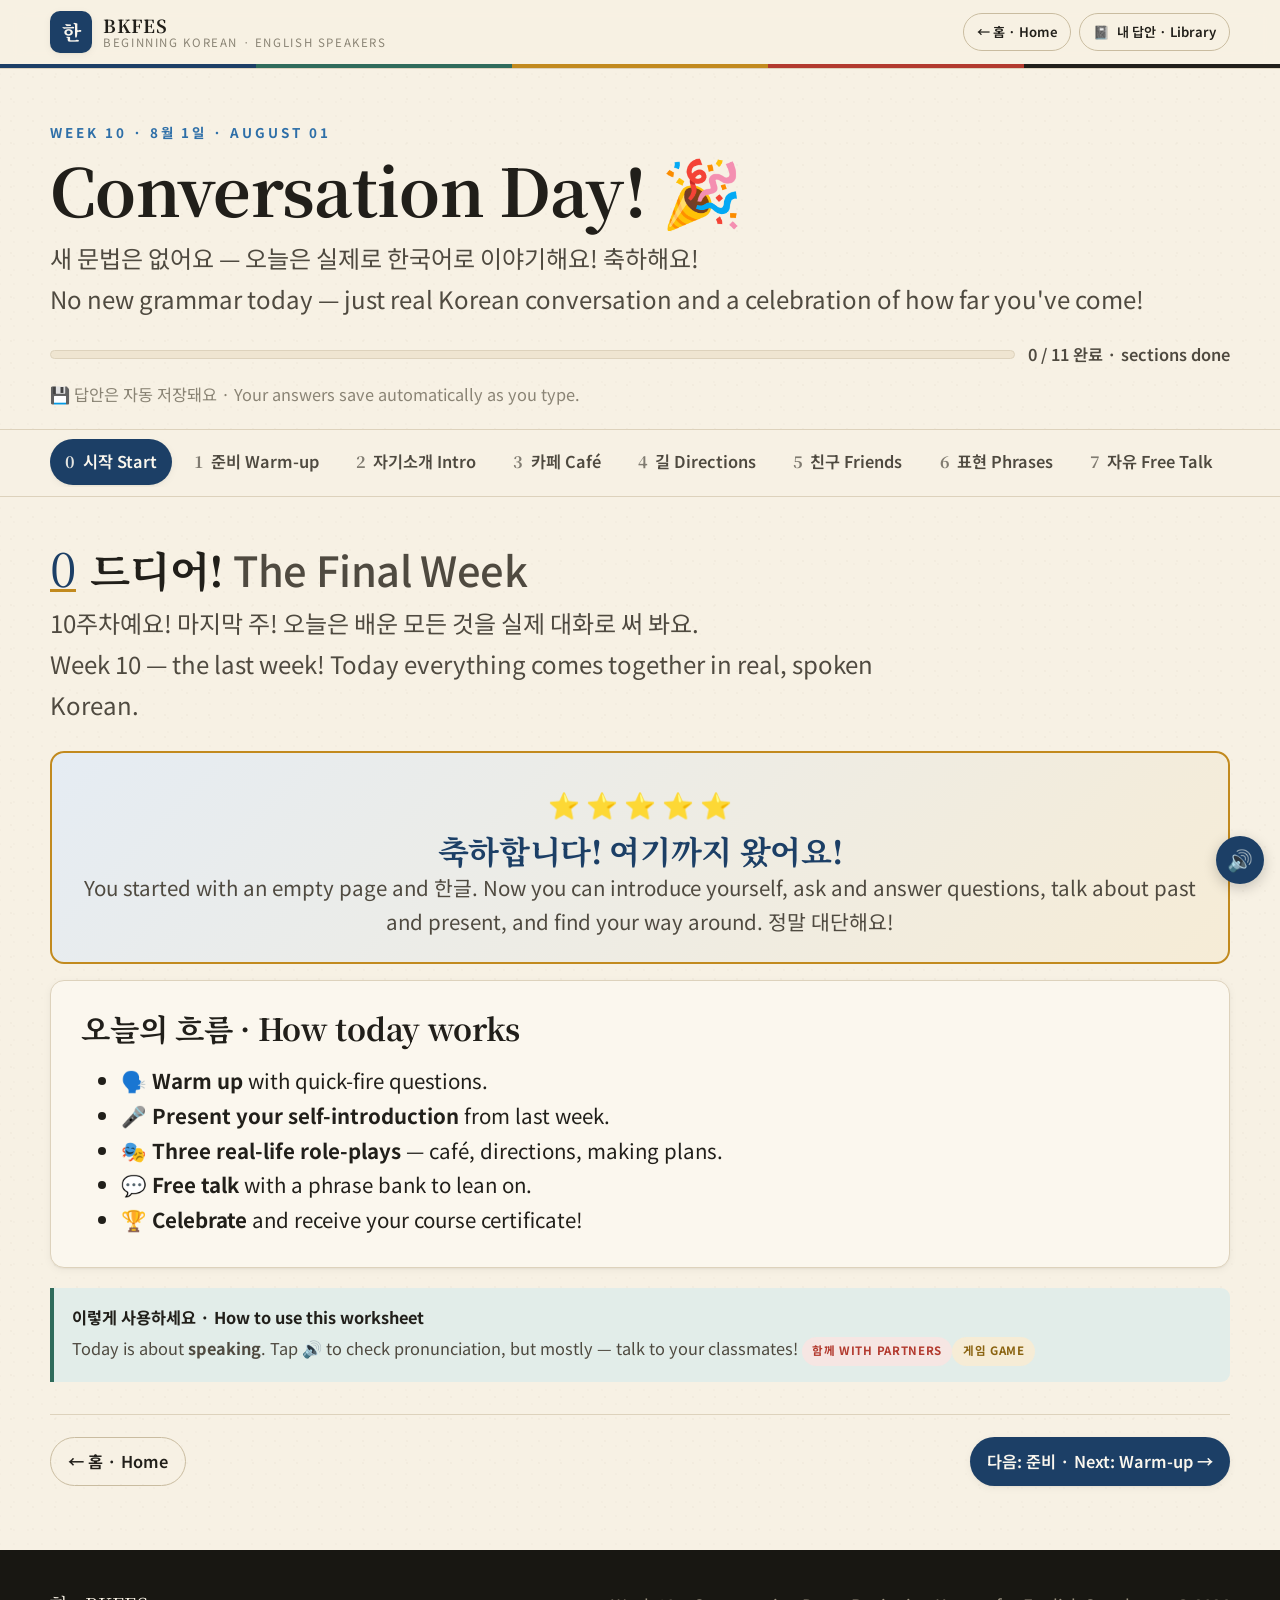
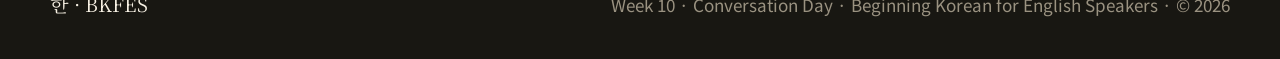
<file: weeks/week10.html>
<!DOCTYPE html>
<html lang="en">
<head>
<meta charset="UTF-8">
<meta name="viewport" content="width=device-width, initial-scale=1.0">
<title>Week 10 · Conversation Day! · BKFES</title>
<meta name="description" content="Week 10 of Beginning Korean for English Speakers: Conversation Day — real role-plays, your self-introduction, and a celebration of everything you've learned.">
<link rel="preconnect" href="https://fonts.googleapis.com">
<link rel="preconnect" href="https://fonts.gstatic.com" crossorigin>
<link href="https://fonts.googleapis.com/css2?family=Noto+Sans+KR:wght@400;500;700&family=Noto+Serif+KR:wght@500;600;700&display=swap" rel="stylesheet">
<link rel="stylesheet" href="../css/main.css">
<style>
/* ── Week 10 celebration styles ───────────────────────────────── */
.celebrate{background:linear-gradient(135deg,var(--cheong-tint),var(--hwang-tint));border:2px solid var(--hwang);border-radius:var(--radius);padding:1.4rem;text-align:center;margin:1rem 0;}
.celebrate h3{font-family:var(--serif);font-size:clamp(1.4rem,4vw,2rem);color:var(--cheong);}
.scenario{border-radius:var(--radius);padding:1.1rem 1.2rem;border-left:5px solid var(--jade);background:var(--hanji-2);margin-bottom:1rem;}
.scenario h4{font-family:var(--sans);margin-bottom:.3rem;color:var(--jade);}
.scenario .sc-roles{font-size:.8rem;color:var(--ink-faint);font-style:italic;margin-bottom:.6rem;}
.scenario .sc-phrases{font-family:var(--serif);font-size:1.05rem;line-height:1.9;}
.cert{border:3px double var(--hwang);border-radius:var(--radius);padding:1.8rem 1.4rem;text-align:center;background:var(--hanji-2);margin:1rem 0;}
.cert .cert-seal{font-size:2.5rem;}
.cert .cert-title{font-family:var(--serif);font-size:1.6rem;font-weight:700;color:var(--cheong);margin:.4rem 0;}
.cert .cert-name{font-family:var(--serif);font-size:1.3rem;color:var(--jeok);border-bottom:2px solid var(--line-strong);display:inline-block;min-width:200px;padding:.2rem 1rem;margin:.5rem 0;}
.cert .cert-body{color:var(--ink-soft);max-width:480px;margin:.6rem auto;}
.phrase-bank{display:grid;grid-template-columns:repeat(auto-fit,minmax(160px,1fr));gap:.6rem;margin:1rem 0;}
.phrase-chip{border-radius:var(--radius-sm);padding:.6rem .8rem;background:var(--hanji-2);border:1.5px solid var(--line-strong);font-family:var(--serif);font-size:.98rem;}
.phrase-chip .pc-en{display:block;font-family:var(--sans);font-size:.7rem;color:var(--ink-faint);font-style:italic;margin-top:.2rem;}
.starbox{display:flex;gap:.3rem;justify-content:center;font-size:1.6rem;margin:.4rem 0;}
</style>
</head>
<body data-week="week10">

<header class="site-header">
  <div class="wrap site-header__bar">
    <a class="brand" href="../index.html"><span class="brand__seal">한</span><span class="brand__txt"><b>BKFES</b><span>Beginning Korean · English Speakers</span></span></a>
    <span class="header-spacer"></span>
    <div class="header-actions" data-name-wrap><span class="faint">👋 <strong data-name-display></strong></span></div>
    <div class="header-actions"><a class="btn btn--ghost btn--sm" href="../index.html">← 홈 · Home</a><button class="btn btn--ghost btn--sm js-open-library" type="button">📓 <span class="label-full">내 답안 · Library</span></button></div>
  </div>
  <div class="saekdong saekdong--thin"></div>
</header>

<section class="ws-hero">
  <div class="wrap">
    <p class="eyebrow">Week 10 · 8월 1일 · August 01</p>
    <h1>Conversation Day! 🎉</h1>
    <p class="ws-hero__sub">새 문법은 없어요 — 오늘은 실제로 한국어로 이야기해요! 축하해요!<br>
    No new grammar today — just real Korean conversation and a celebration of how far you've come!</p>
    <div class="ws-progress"><div class="progressbar"><div class="progressbar__fill"></div></div><span class="progresslabel">0 / 11 완료 · sections done</span></div>
    <p class="autosave-note" style="margin-top:.8rem">💾 답안은 자동 저장돼요 · Your answers save automatically as you type.</p>
  </div>
</section>

<nav class="ws-nav" aria-label="Worksheet sections">
  <div class="wrap"><div class="ws-nav__track">
    <button class="pill" data-target="welcome"><span class="pill__no">0</span> 시작 Start</button>
    <button class="pill" data-target="warmup"><span class="pill__no">1</span> 준비 Warm-up</button>
    <button class="pill" data-target="intro"><span class="pill__no">2</span> 자기소개 Intro</button>
    <button class="pill" data-target="scenario1"><span class="pill__no">3</span> 카페 Café</button>
    <button class="pill" data-target="scenario2"><span class="pill__no">4</span> 길 Directions</button>
    <button class="pill" data-target="scenario3"><span class="pill__no">5</span> 친구 Friends</button>
    <button class="pill" data-target="phrasebank"><span class="pill__no">6</span> 표현 Phrases</button>
    <button class="pill" data-target="freetalk"><span class="pill__no">7</span> 자유 Free Talk</button>
    <button class="pill" data-target="games"><span class="pill__no">8</span> 게임 Games</button>
    <button class="pill" data-target="celebrate"><span class="pill__no">9</span> 축하 Celebrate</button>
    <button class="pill" data-target="reflect"><span class="pill__no">10</span> 수료 Finish</button>
  </div></div>
</nav>

<main class="wrap">

<section class="panel is-active" id="welcome">
  <div class="panel-head"><span class="step-no">0</span><div><h2>드디어! <span class="panel-head__ko">The Final Week</span></h2></div></div>
  <p class="panel-intro">10주차예요! 마지막 주! 오늘은 배운 모든 것을 실제 대화로 써 봐요.<br>
  Week 10 — the last week! Today everything comes together in real, spoken Korean.</p>
  <div class="celebrate">
    <div class="starbox">⭐ ⭐ ⭐ ⭐ ⭐</div>
    <h3>축하합니다! 여기까지 왔어요!</h3>
    <p style="color:var(--ink-soft)">You started with an empty page and 한글. Now you can introduce yourself, ask and answer questions, talk about past and present, and find your way around. 정말 대단해요!</p>
  </div>
  <div class="card stack">
    <h3>오늘의 흐름 · How today works</h3>
    <ul>
      <li>🗣️ <strong>Warm up</strong> with quick-fire questions.</li>
      <li>🎤 <strong>Present your self-introduction</strong> from last week.</li>
      <li>🎭 <strong>Three real-life role-plays</strong> — café, directions, making plans.</li>
      <li>💬 <strong>Free talk</strong> with a phrase bank to lean on.</li>
      <li>🏆 <strong>Celebrate</strong> and receive your course certificate!</li>
    </ul>
  </div>
  <div class="note note--jade">
    <h4>이렇게 사용하세요 · How to use this worksheet</h4>
    <p>Today is about <strong>speaking</strong>. Tap 🔊 to check pronunciation, but mostly — talk to your classmates!
    <span class="mode mode--teacher">함께 With partners</span><span class="mode mode--play">게임 Game</span></p>
  </div>
  <div class="panel-foot"><a class="btn btn--ghost" href="../index.html">← 홈 · Home</a><button class="btn btn--primary js-next">다음: 준비 · Next: Warm-up →</button></div>
</section>

<section class="panel" id="warmup">
  <div class="panel-head"><span class="step-no">1</span><div><h2>준비 <span class="panel-head__ko">Warm-up — Quick-fire Questions</span></h2></div></div>
  <p class="panel-intro">짝과 함께 빠르게 묻고 답해요. 생각하지 말고 바로 대답하세요!</p>
  <div class="mode-tags"><span class="mode mode--teacher">함께 With a partner — go fast!</span></div>
  <table class="vocab">
    <caption>빠른 질문 · Ask your partner all of these</caption>
    <thead><tr><th>한국어</th><th>English</th></tr></thead>
    <tbody>
      <tr><td class="v-ko">이름이 뭐예요?</td><td class="v-en">What's your name?</td></tr>
      <tr><td class="v-ko">어디에서 왔어요?</td><td class="v-en">Where are you from?</td></tr>
      <tr><td class="v-ko">뭐 좋아해요?</td><td class="v-en">What do you like?</td></tr>
      <tr><td class="v-ko">지금 몇 시예요?</td><td class="v-en">What time is it now?</td></tr>
      <tr><td class="v-ko">어제 뭐 했어요?</td><td class="v-en">What did you do yesterday?</td></tr>
      <tr><td class="v-ko">보통 주말에 뭐 해요?</td><td class="v-en">What do you usually do on weekends?</td></tr>
      <tr><td class="v-ko">한국 음식 좋아해요?</td><td class="v-en">Do you like Korean food?</td></tr>
    </tbody>
  </table>
  <div class="note note--gold"><h4>🔥 도전 · Challenge</h4><p>Answer all seven in under one minute — in Korean only! Then swap and ask your partner. Round two: answer in <em>full sentences</em>.</p></div>
  <div class="panel-foot"><button class="btn btn--ghost js-prev">← 이전 · Back</button><button class="btn btn--primary js-next">다음: 자기소개 · Next: Self-Intro →</button></div>
</section>

<section class="panel" id="intro">
  <div class="panel-head"><span class="step-no">2</span><div><h2>자기소개 <span class="panel-head__ko">Your Self-Introduction</span></h2></div></div>
  <p class="panel-intro">지난주에 준비한 자기소개를 발표해요! 안 보고 말해 보세요.</p>
  <div class="mode-tags"><span class="mode mode--teacher">함께 Present to the class</span><span class="mode mode--solo">혼자 Final polish</span></div>
  <div class="note note--gold">
    <h4>📋 좋은 자기소개의 구성 · A great intro includes…</h4>
    <p>① 인사 (greeting) · ② 이름 (name) · ③ 출신 (where you're from) · ④ 좋아하는 것 (what you like) · ⑤ 취미나 일상 (a hobby or routine) · ⑥ 마무리 인사 (closing).</p>
  </div>
  <div class="exercise">
    <h3>🎤 나의 자기소개 · Polish your introduction</h3>
    <div class="mode-tags"><span class="mode mode--solo">혼자 Independent</span></div>
    <p class="muted">Copy or improve your Week 9 introduction here, then present it. Tap 🔊 on the model below to hear the rhythm!</p>
    <textarea class="textarea" rows="8" placeholder="안녕하세요! 제 이름은 ___이에요.&#10;저는 ___에서 왔어요.&#10;저는 ___을/를 좋아해요.&#10;보통 ___. 어제는 ___했어요.&#10;만나서 반갑습니다!" data-save="final_intro" data-label="My final self-introduction"></textarea>
  </div>
  <div class="dialogue">
    <h3 style="font-family:var(--sans);margin-bottom:.6rem">🎧 모델 자기소개 · Model introduction</h3>
    <div class="turn turn--a"><div class="turn__who">예시 · Example</div><div class="turn__bubble"><div class="turn__ko">안녕하세요! 제 이름은 엠마예요. 저는 미국에서 왔어요. 저는 한국 영화를 좋아해요. 보통 주말에 친구를 만나요. 어제는 한국어를 공부했어요. 만나서 반갑습니다!</div><div class="turn__rom">annyeonghaseyo! je ireumeun Emma-yeyo. jeoneun Miguk-eseo wasseoyo. jeoneun Hanguk yeonghwareul joahaeyo. botong jumare chingureul mannayo. eojeneun hangugeoreul gongbuhaesseoyo. mannaseo bangapseumnida!</div><div class="turn__en">Hello! My name is Emma. I'm from the US. I like Korean movies. I usually meet friends on weekends. Yesterday I studied Korean. Nice to meet you!</div></div></div>
  </div>
  <div class="panel-foot"><button class="btn btn--ghost js-prev">← 이전 · Back</button><button class="btn btn--primary js-next">다음: 카페 · Next: At the Café →</button></div>
</section>

<section class="panel" id="scenario1">
  <div class="panel-head"><span class="step-no">3</span><div><h2>카페 <span class="panel-head__ko">Role-play 1 — At the Café</span></h2></div></div>
  <p class="panel-intro">실제 상황이에요! 점원과 손님이 되어 연습해요.</p>
  <div class="mode-tags"><span class="mode mode--teacher">함께 Pair role-play — swap roles!</span></div>
  <div class="dialogue">
    <div class="turn turn--a"><div class="turn__who">손님 · Customer</div><div class="turn__bubble"><div class="turn__ko">안녕하세요! 커피 있어요?</div><div class="turn__rom">annyeonghaseyo! keopi isseoyo?</div><div class="turn__en">Hello! Do you have coffee?</div></div></div>
    <div class="turn turn--b"><div class="turn__who">점원 · Staff</div><div class="turn__bubble"><div class="turn__ko">네, 있어요. 뭐 드릴까요?</div><div class="turn__rom">ne, isseoyo. mwo deurilkkayo?</div><div class="turn__en">Yes, we do. What would you like?</div></div></div>
    <div class="turn turn--a"><div class="turn__who">손님 · Customer</div><div class="turn__bubble"><div class="turn__ko">커피 두 잔 주세요. 얼마예요?</div><div class="turn__rom">keopi du jan juseyo. eolmayeyo?</div><div class="turn__en">Two coffees, please. How much is it?</div></div></div>
    <div class="turn turn--b"><div class="turn__who">점원 · Staff</div><div class="turn__bubble"><div class="turn__ko">팔천 원이에요.</div><div class="turn__rom">palcheon won-ieyo.</div><div class="turn__en">It's 8,000 won.</div></div></div>
    <div class="turn turn--a"><div class="turn__who">손님 · Customer</div><div class="turn__bubble"><div class="turn__ko">여기 있어요. 감사합니다!</div><div class="turn__rom">yeogi isseoyo. gamsahamnida!</div><div class="turn__en">Here you go. Thank you!</div></div></div>
  </div>
  <div class="exercise">
    <h3>🗣️ 나의 버전 · Your version</h3>
    <div class="mode-tags"><span class="mode mode--solo">혼자 Write</span><span class="mode mode--teacher">함께 Then perform</span></div>
    <p class="muted">Change the order — order something else (물, 차, 빵) and a different quantity. Write your version:</p>
    <textarea class="textarea" placeholder="손님: 안녕하세요! ___ 있어요?&#10;점원: 네, 있어요...&#10;손님: ___ 주세요. 얼마예요?" data-save="rp_cafe" data-label="Café role-play (my version)"></textarea>
  </div>
  <div class="panel-foot"><button class="btn btn--ghost js-prev">← 이전 · Back</button><button class="btn btn--primary js-next">다음: 길 · Next: Directions →</button></div>
</section>

<section class="panel" id="scenario2">
  <div class="panel-head"><span class="step-no">4</span><div><h2>길 <span class="panel-head__ko">Role-play 2 — Asking Directions</span></h2></div></div>
  <p class="panel-intro">길을 잃었어요! 위치 표현으로 길을 물어봐요.</p>
  <div class="mode-tags"><span class="mode mode--teacher">함께 Pair role-play — swap roles!</span></div>
  <div class="dialogue">
    <div class="turn turn--a"><div class="turn__who">A · 여행자</div><div class="turn__bubble"><div class="turn__ko">실례합니다. 지하철역이 어디에 있어요?</div><div class="turn__rom">sillyehamnida. jihacheoryeogi eodie isseoyo?</div><div class="turn__en">Excuse me. Where is the subway station?</div></div></div>
    <div class="turn turn--b"><div class="turn__who">B · 행인</div><div class="turn__bubble"><div class="turn__ko">은행 앞에 있어요. 공원 옆이에요.</div><div class="turn__rom">eunhaeng ape isseoyo. gongwon yeop-ieyo.</div><div class="turn__en">It's in front of the bank. It's next to the park.</div></div></div>
    <div class="turn turn--a"><div class="turn__who">A · 여행자</div><div class="turn__bubble"><div class="turn__ko">여기에서 멀어요?</div><div class="turn__rom">yeogieseo meoreoyo?</div><div class="turn__en">Is it far from here?</div></div></div>
    <div class="turn turn--b"><div class="turn__who">B · 행인</div><div class="turn__bubble"><div class="turn__ko">아니요, 가까워요. 5분 걸려요.</div><div class="turn__rom">aniyo, gakkawoyo. o-bun geollyeoyo.</div><div class="turn__en">No, it's close. It takes 5 minutes.</div></div></div>
    <div class="turn turn--a"><div class="turn__who">A · 여행자</div><div class="turn__bubble"><div class="turn__ko">감사합니다!</div><div class="turn__rom">gamsahamnida!</div><div class="turn__en">Thank you!</div></div></div>
  </div>
  <div class="exercise">
    <h3>🗣️ 나의 버전 · Your version</h3>
    <div class="mode-tags"><span class="mode mode--solo">혼자 Write</span><span class="mode mode--teacher">함께 Then perform</span></div>
    <p class="muted">Ask for a different place (화장실, 편의점, 식당) and answer with position words!</p>
    <textarea class="textarea" placeholder="A: 실례합니다. ___이/가 어디에 있어요?&#10;B: ___ 옆에/앞에 있어요." data-save="rp_directions" data-label="Directions role-play (my version)"></textarea>
  </div>
  <div class="panel-foot"><button class="btn btn--ghost js-prev">← 이전 · Back</button><button class="btn btn--primary js-next">다음: 친구 · Next: Making Plans →</button></div>
</section>

<section class="panel" id="scenario3">
  <div class="panel-head"><span class="step-no">5</span><div><h2>친구 <span class="panel-head__ko">Role-play 3 — Making Plans</span></h2></div></div>
  <p class="panel-intro">친구와 약속을 잡아요. 시간과 장소를 정해요!</p>
  <div class="mode-tags"><span class="mode mode--teacher">함께 Pair role-play — swap roles!</span></div>
  <div class="dialogue">
    <div class="turn turn--a"><div class="turn__who">A · 나</div><div class="turn__bubble"><div class="turn__ko">이번 주말에 뭐 해요?</div><div class="turn__rom">ibeon jumare mwo haeyo?</div><div class="turn__en">What are you doing this weekend?</div></div></div>
    <div class="turn turn--b"><div class="turn__who">B · 친구</div><div class="turn__bubble"><div class="turn__ko">아직 몰라요. 왜요?</div><div class="turn__rom">ajik mollayo. waeyo?</div><div class="turn__en">I don't know yet. Why?</div></div></div>
    <div class="turn turn--a"><div class="turn__who">A · 나</div><div class="turn__bubble"><div class="turn__ko">같이 영화 봐요! 토요일 어때요?</div><div class="turn__rom">gachi yeonghwa bwayo! toyoil eottaeyo?</div><div class="turn__en">Let's watch a movie together! How about Saturday?</div></div></div>
    <div class="turn turn--b"><div class="turn__who">B · 친구</div><div class="turn__bubble"><div class="turn__ko">좋아요! 몇 시에 만나요?</div><div class="turn__rom">joayo! myeot sie mannayo?</div><div class="turn__en">Great! What time shall we meet?</div></div></div>
    <div class="turn turn--a"><div class="turn__who">A · 나</div><div class="turn__bubble"><div class="turn__ko">두 시에 카페에서 만나요!</div><div class="turn__rom">du sie kape-eseo mannayo!</div><div class="turn__en">Let's meet at 2:00 at the café!</div></div></div>
  </div>
  <div class="exercise">
    <h3>🗣️ 나의 버전 · Your version</h3>
    <div class="mode-tags"><span class="mode mode--solo">혼자 Write</span><span class="mode mode--teacher">함께 Then perform</span></div>
    <p class="muted">Make real plans with a classmate — pick a real day, time, place, and activity!</p>
    <textarea class="textarea" placeholder="A: 이번 주말에 뭐 해요?&#10;B: ...&#10;A: 같이 ___! ___ 어때요?&#10;B: 좋아요! 몇 시에 만나요?" data-save="rp_plans" data-label="Making plans role-play (my version)"></textarea>
  </div>
  <div class="panel-foot"><button class="btn btn--ghost js-prev">← 이전 · Back</button><button class="btn btn--primary js-next">다음: 표현 · Next: Phrase Bank →</button></div>
</section>

<section class="panel" id="phrasebank">
  <div class="panel-head"><span class="step-no">6</span><div><h2>표현 <span class="panel-head__ko">Conversation Phrase Bank</span></h2></div></div>
  <p class="panel-intro">대화가 막힐 때 쓰는 표현이에요. 외워 두면 정말 유용해요!</p>
  <div class="mode-tags"><span class="mode mode--solo">혼자 Reference</span><span class="mode mode--teacher">함께 Practice aloud</span></div>
  <div class="phrase-bank">
    <div class="phrase-chip">잠깐만요<span class="pc-en">just a moment</span></div>
    <div class="phrase-chip">다시 말해 주세요<span class="pc-en">please say it again</span></div>
    <div class="phrase-chip">천천히 말해 주세요<span class="pc-en">please speak slowly</span></div>
    <div class="phrase-chip">잘 모르겠어요<span class="pc-en">I'm not sure</span></div>
    <div class="phrase-chip">한국어로 어떻게 말해요?<span class="pc-en">how do you say it in Korean?</span></div>
    <div class="phrase-chip">맞아요<span class="pc-en">that's right</span></div>
    <div class="phrase-chip">정말요?<span class="pc-en">really?</span></div>
    <div class="phrase-chip">좋아요!<span class="pc-en">sounds good!</span></div>
    <div class="phrase-chip">알겠어요<span class="pc-en">I understand / got it</span></div>
    <div class="phrase-chip">괜찮아요<span class="pc-en">it's okay / no problem</span></div>
  </div>
  <div class="note note--gold"><h4>💡 대화를 이어가는 비법 · Keep it going</h4><p>When you don't understand, don't switch to English! Try <strong>"다시 말해 주세요"</strong> or <strong>"천천히 말해 주세요."</strong> Real conversation is about keeping going, not being perfect. 화이팅!</p></div>
  <div class="exercise" style="margin-top:1.2rem">
    <h3>⭐ 나의 필수 표현 · My go-to phrases</h3>
    <div class="mode-tags"><span class="mode mode--solo">혼자 Independent</span></div>
    <p class="muted">Pick three phrases you'll use most and write them here.</p>
    <input class="input" type="text" placeholder="1." data-save="phrase_1" data-label="Go-to phrase 1" style="margin-bottom:.5rem">
    <input class="input" type="text" placeholder="2." data-save="phrase_2" data-label="Go-to phrase 2" style="margin-bottom:.5rem">
    <input class="input" type="text" placeholder="3." data-save="phrase_3" data-label="Go-to phrase 3">
  </div>
  <div class="panel-foot"><button class="btn btn--ghost js-prev">← 이전 · Back</button><button class="btn btn--primary js-next">다음: 자유 · Next: Free Talk →</button></div>
</section>

<section class="panel" id="freetalk">
  <div class="panel-head"><span class="step-no">7</span><div><h2>자유 <span class="panel-head__ko">Free Talk</span></h2></div></div>
  <p class="panel-intro">주제를 골라 짝과 자유롭게 이야기해요. 한국어만 사용하세요!</p>
  <div class="mode-tags"><span class="mode mode--teacher">함께 With a partner — Korean only!</span></div>
  <table class="vocab">
    <caption>대화 주제 · Conversation topics — pick any!</caption>
    <thead><tr><th>주제 · Topic</th><th>물어볼 질문 · Questions to ask</th></tr></thead>
    <tbody>
      <tr><td class="v-ko">음식 Food</td><td class="v-en">뭐 좋아해요? 한국 음식 좋아해요?</td></tr>
      <tr><td class="v-ko">주말 Weekend</td><td class="v-en">주말에 뭐 해요? 어제 뭐 했어요?</td></tr>
      <tr><td class="v-ko">취미 Hobbies</td><td class="v-en">취미가 뭐예요? 보통 뭐 해요?</td></tr>
      <tr><td class="v-ko">여행 Travel</td><td class="v-en">어디 가고 싶어요? 한국에 가고 싶어요?</td></tr>
      <tr><td class="v-ko">하루 Daily life</td><td class="v-en">보통 아침에 뭐 해요? 몇 시에 자요?</td></tr>
    </tbody>
  </table>
  <div class="exercise">
    <h3>📝 대화 기록 · Conversation log</h3>
    <div class="mode-tags"><span class="mode mode--solo">혼자 After talking</span></div>
    <p class="muted">After your free talk, write down two things you learned about your partner — in Korean!</p>
    <div class="q"><div class="q__prompt"><span class="qn">1.</span> My partner…</div><input class="input" type="text" placeholder="제 짝은 ___을/를 좋아해요." data-save="ft_1" data-label="Free talk: learned 1"></div>
    <div class="q"><div class="q__prompt"><span class="qn">2.</span> My partner…</div><input class="input" type="text" placeholder="제 짝은 어제 ___." data-save="ft_2" data-label="Free talk: learned 2"></div>
  </div>
  <div class="note note--jade"><h4>🌟 큰 도전 · Big challenge</h4><p>Talk with your partner for <strong>two full minutes</strong> in Korean without stopping. Use your phrase bank when you get stuck. This is real fluency in action!</p></div>
  <div class="panel-foot"><button class="btn btn--ghost js-prev">← 이전 · Back</button><button class="btn btn--primary js-next">다음: 게임 · Next: Games →</button></div>
</section>

<section class="panel" id="games">
  <div class="panel-head"><span class="step-no">8</span><div><h2>게임 <span class="panel-head__ko">Celebration Games</span></h2></div></div>
  <p class="panel-intro">마지막 게임이에요! 즐기면서 모든 걸 복습해요.</p>
  <div class="mode-tags"><span class="mode mode--play">게임 Play</span><span class="mode mode--teacher">함께 As a class</span></div>
  <div class="game" data-flashcards="final" data-flashcards-src="fc-final-data">
    <div class="game__head"><h3>🃏 졸업 카드 · Graduation flashcards</h3><span class="flash-counter faint"></span></div>
    <p class="muted">The most useful phrases from the whole course. Can you say them all?</p>
    <div class="flash-stage"><div class="flashcard"><div class="flashcard__inner"><div class="flashcard__face flashcard__front"><div class="big"></div></div><div class="flashcard__face flashcard__back"><div><div class="rom"></div><div class="en"></div></div></div></div></div></div>
    <div class="flash-controls"><button class="btn btn--ghost btn--sm js-flash-prev">← 이전</button><button class="btn btn--ghost btn--sm js-flash-next">다음 →</button><button class="btn btn--gold btn--sm js-flash-shuffle">🔀 섞기 · Shuffle</button></div>
  </div>
  <div class="game">
    <div class="game__head"><h3>🎲 대화 빙고 · Conversation Bingo</h3><span class="game__score" id="bingoScore">완료: 0 / 9</span></div>
    <p class="muted">Find a classmate who can do each task in Korean, then tap the square. First to three in a row wins! <span class="mode mode--teacher">함께 Mingle &amp; ask</span></p>
    <div style="display:grid;grid-template-columns:repeat(3,1fr);gap:.5rem;margin:1rem 0;max-width:520px;" id="bingoBoard"></div>
    <button class="btn btn--ghost btn--sm" onclick="resetBingo()" style="margin-top:.5rem">↺ 다시 · Reset</button>
  </div>
  <div class="panel-foot"><button class="btn btn--ghost js-prev">← 이전 · Back</button><button class="btn btn--primary js-next">다음: 축하 · Next: Celebrate →</button></div>
</section>

<section class="panel" id="celebrate">
  <div class="panel-head"><span class="step-no">9</span><div><h2>축하 <span class="panel-head__ko">Celebrate!</span></h2></div></div>
  <p class="panel-intro">정말 큰 일을 해냈어요. 스스로를 칭찬해 주세요!</p>
  <div class="celebrate">
    <div class="starbox">🎉 🎊 🥳 🎊 🎉</div>
    <h3>10주 완주를 축하합니다!</h3>
    <p style="color:var(--ink-soft)">Congratulations on completing all 10 weeks of Beginning Korean!</p>
  </div>
  <div class="exercise">
    <h3>🌱 다음 단계 · Where to go next</h3>
    <div class="mode-tags"><span class="mode mode--solo">혼자 Independent</span></div>
    <ul>
      <li>📺 <strong>Watch with Korean subtitles</strong> — dramas, variety shows, YouTube. Your ear is ready!</li>
      <li>📱 <strong>Change a device to Korean</strong> for daily reading practice.</li>
      <li>🗣️ <strong>Find a language exchange partner</strong> — apps or local meetups.</li>
      <li>📚 <strong>Continue to intermediate grammar</strong> — future tense, 고 싶어요 (want to), 을 거예요 (will).</li>
      <li>✍️ <strong>Keep a 한 줄 일기</strong> — one-line Korean diary every day.</li>
    </ul>
  </div>
  <div class="exercise" style="margin-top:1rem">
    <h3>💌 미래의 나에게 · A note to future you</h3>
    <div class="mode-tags"><span class="mode mode--solo">혼자 Independent</span></div>
    <p class="muted">Write a short message (Korean or English) to yourself six months from now about your Korean goals.</p>
    <textarea class="textarea" rows="4" placeholder="6개월 후의 나에게: ..." data-save="future_note" data-label="Note to future me"></textarea>
  </div>
  <div class="panel-foot"><button class="btn btn--ghost js-prev">← 이전 · Back</button><button class="btn btn--primary js-next">다음: 수료 · Next: Finish →</button></div>
</section>

<section class="panel" id="reflect">
  <div class="panel-head"><span class="step-no">10</span><div><h2>수료 <span class="panel-head__ko">Course Complete!</span></h2></div></div>
  <p class="panel-intro">마지막 단계예요. 수료증을 받고 여정을 돌아봐요!</p>

  <div class="cert">
    <div class="cert-seal">🏅</div>
    <div class="cert-title">수료증 · Certificate of Completion</div>
    <p class="cert-body">This certifies that</p>
    <div class="cert-name" data-name-display>　</div>
    <p class="cert-body">has successfully completed <strong>Beginning Korean for English Speakers</strong> — all 10 weeks, from 한글 to real conversation.</p>
    <div class="starbox">⭐ ⭐ ⭐ ⭐ ⭐</div>
    <p class="cert-body" style="font-family:var(--serif);font-size:1.1rem;color:var(--cheong)">축하합니다! 화이팅! 💪</p>
  </div>

  <div class="exercise">
    <h3>✅ 나는 이제 · I can now…</h3>
    <div class="mode-tags"><span class="mode mode--solo">혼자 Independent</span></div>
    <ul class="checklist">
      <li><input type="checkbox" id="ck1" data-save="ck_introduce" data-label="Can introduce self"><label for="ck1">Introduce myself fully in Korean</label></li>
      <li><input type="checkbox" id="ck2" data-save="ck_order" data-label="Can order at café"><label for="ck2">Order and ask prices at a café/shop</label></li>
      <li><input type="checkbox" id="ck3" data-save="ck_directions" data-label="Can ask directions"><label for="ck3">Ask for and understand directions</label></li>
      <li><input type="checkbox" id="ck4" data-save="ck_plans" data-label="Can make plans"><label for="ck4">Make plans (time + place) with someone</label></li>
      <li><input type="checkbox" id="ck5" data-save="ck_pastpresent" data-label="Can talk past & present"><label for="ck5">Talk about what I do and what I did</label></li>
      <li><input type="checkbox" id="ck6" data-save="ck_keepgoing" data-label="Can keep a conversation going"><label for="ck6">Keep a conversation going with phrase-bank phrases</label></li>
      <li><input type="checkbox" id="ck7" data-save="ck_2min" data-label="Talked 2 minutes"><label for="ck7">Hold a 2-minute Korean conversation</label></li>
    </ul>
  </div>

  <div class="exercise" style="margin-top:1rem">
    <h3>💭 마지막 돌아보기 · Final reflection</h3>
    <div class="mode-tags"><span class="mode mode--solo">혼자 Independent</span></div>
    <div class="q"><div class="q__prompt">가장 자랑스러운 것은? · What are you most proud of?</div><textarea class="textarea" placeholder="저는 ___을/를 할 수 있어요!" data-save="reflect_proud" data-label="Final: most proud"></textarea></div>
    <div class="q"><div class="q__prompt">이 수업에서 가장 좋았던 것은? · Favourite part of the course?</div><textarea class="textarea" placeholder="..." data-save="reflect_favourite" data-label="Final: favourite part"></textarea></div>
    <div class="q"><div class="q__prompt">한국어로 한마디 · One last sentence in Korean</div><textarea class="textarea" placeholder="..." data-save="reflect_last" data-label="Final: one last sentence"></textarea></div>
  </div>

  <div class="card center stack" style="margin-top:1.4rem">
    <h3>🎓 축하합니다! 졸업이에요! · You did it!</h3>
    <p class="muted">10주의 여정을 완주했어요. 이제 한국어로 진짜 대화를 할 수 있어요. 정말 정말 자랑스러워요!</p>
    <div style="display:flex;gap:.6rem;justify-content:center;flex-wrap:wrap"><button class="btn btn--primary js-finish">✓ 수료 완료 · Mark complete</button><button class="btn btn--gold js-open-library">📓 내 답안 보기 · Review &amp; export</button></div>
  </div>

  <div class="note note--gold" style="margin-top:1.6rem"><h4>🙏 감사합니다 · Thank you</h4><p>Thank you for your hard work over these 10 weeks. Learning a language is a brave, generous thing to do. 한국어 공부를 계속하세요 — keep going, and 화이팅! 💪🇰🇷</p></div>

  <div class="panel-foot"><button class="btn btn--ghost js-prev">← 이전 · Back</button><a class="btn btn--primary" href="../index.html">홈으로 · Back to course home →</a></div>
</section>

</main>

<div class="modal-overlay" id="libraryModal" role="dialog" aria-modal="true" aria-labelledby="libTitle">
  <div class="modal"><div class="modal__head"><h2 id="libTitle">📓 내 답안 · My Library</h2><button class="modal__close js-close-modal" aria-label="Close">×</button></div>
  <div class="modal__body"></div>
  <div class="modal__foot"><button class="btn btn--primary btn--sm js-export-csv" type="button">⬇ CSV 내보내기 · Export CSV</button><button class="btn btn--ghost btn--sm js-export-json" type="button">⬇ JSON</button><span class="header-spacer"></span><button class="btn btn--ghost btn--sm js-clear-all" type="button" style="color:var(--jeok);border-color:var(--jeok)">🗑 전체 삭제 · Clear</button></div></div>
</div>

<footer class="site-footer"><div class="wrap"><span class="foot-brand">한 · BKFES</span><small>Week 10 · Conversation Day · Beginning Korean for English Speakers · © <span data-year>2026</span></small></div></footer>

<script type="application/json" id="fc-final-data">
[
  {"front":"안녕하세요","rom":"annyeonghaseyo","en":"hello"},
  {"front":"만나서 반갑습니다","rom":"mannaseo bangapseumnida","en":"nice to meet you"},
  {"front":"이름이 뭐예요?","rom":"ireumi mwoyeyo?","en":"what's your name?"},
  {"front":"어디에서 왔어요?","rom":"eodieseo wasseoyo?","en":"where are you from?"},
  {"front":"얼마예요?","rom":"eolmayeyo?","en":"how much is it?"},
  {"front":"화장실이 어디에 있어요?","rom":"hwajangsiri eodie isseoyo?","en":"where is the restroom?"},
  {"front":"같이 가요!","rom":"gachi gayo!","en":"let's go together!"},
  {"front":"다시 말해 주세요","rom":"dasi malhae juseyo","en":"please say it again"},
  {"front":"잘 모르겠어요","rom":"jal moreugesseoyo","en":"I'm not sure"},
  {"front":"감사합니다","rom":"gamsahamnida","en":"thank you"},
  {"front":"또 만나요","rom":"tto mannayo","en":"see you again"},
  {"front":"화이팅!","rom":"hwaiting!","en":"you can do it! / cheer up!"}
]
</script>

<script>
(function(){
  var BINGO=[
    {ko:'자기소개 하기',en:'introduce themselves'},
    {ko:'좋아하는 음식 말하기',en:'name a food they like'},
    {ko:'시간 말하기',en:'tell the time'},
    {ko:'어제 한 일 말하기',en:'say what they did yesterday'},
    {ko:'길 묻기',en:'ask for directions'},
    {ko:'가격 묻기',en:'ask a price'},
    {ko:'주말 계획 말하기',en:'share weekend plans'},
    {ko:'질문 3개 하기',en:'ask you 3 questions'},
    {ko:'한국어로 인사하기',en:'greet you in Korean'}
  ];
  function build(){var b=document.getElementById('bingoBoard');if(!b)return;b.innerHTML='';document.getElementById('bingoScore').textContent='완료: 0 / 9';
    BINGO.forEach(function(c){var el=document.createElement('div');el.style.cssText='aspect-ratio:1;border:2px solid var(--line-strong);border-radius:var(--radius-sm);display:flex;flex-direction:column;align-items:center;justify-content:center;text-align:center;padding:.4rem;cursor:pointer;transition:all .15s;background:var(--hanji-2);';el.innerHTML='<div style="font-family:var(--serif);font-size:.92rem;font-weight:600;">'+c.ko+'</div><div style="font-size:.64rem;margin-top:.2rem;opacity:.7;">'+c.en+'</div>';el.addEventListener('click',function(){var on=el.dataset.on==='1';el.dataset.on=on?'0':'1';el.style.background=on?'var(--hanji-2)':'var(--jade)';el.style.color=on?'':'var(--hanji-2)';el.style.borderColor=on?'var(--line-strong)':'var(--jade)';var done=document.querySelectorAll('#bingoBoard [data-on="1"]').length;document.getElementById('bingoScore').textContent='완료: '+done+' / 9';if(done===9&&window.BKFESStore)window.BKFESStore.saveField('week10','game_conversation_bingo','completed','Conversation Bingo');});b.appendChild(el);});}
  window.resetBingo=build;build();
})();
</script>

<script src="../js/weeks.js"></script>
<script src="../js/storage.js"></script>
<script src="../js/worksheet.js"></script>
<script src="../js/audio.js"></script>
</body>
</html>
</file>
<file: css/main.css>
/* =====================================================================
   BKFES — Beginning Korean for English Speakers
   Design system: "Hanji & Obangsaek"
   Warm paper-cream surface · deep ink · restrained five-color accents
   ===================================================================== */

/* ---------- Design tokens ---------- */
:root {
  /* Obangsaek-inspired palette (refined) */
  --hanji:        #F7F1E4;   /* warm paper — main surface */
  --hanji-2:      #FBF7EE;   /* lighter paper — cards */
  --hanji-deep:   #EFE5D1;   /* deeper paper — alt sections */
  --ink:          #211F1A;   /* near-black ink — primary text */
  --ink-soft:     #4F4A40;   /* secondary text */
  --ink-faint:    #8A8475;   /* muted captions */

  --cheong:       #1C3F66;   /* blue / east — lead brand color */
  --cheong-bright:#2E6FA8;   /* interactive blue */
  --cheong-tint:  #E5ECF3;   /* pale blue wash */

  --jeok:         #B23A2E;   /* red / south — dancheong red accent */
  --jeok-tint:    #F6E6E3;
  --hwang:        #C28A1E;   /* yellow / center — gold accent */
  --hwang-tint:   #F6ECD6;
  --jade:         #2F6B5B;   /* green / east-alt — jade accent */
  --jade-tint:    #E2EDE9;
  --baek:         #FFFFFF;   /* white / west */
  --heuk:         #181712;   /* black / north */

  --line:         #DDD2BC;   /* hairline borders on paper */
  --line-strong:  #C9BCA0;

  /* Typography */
  --serif: "Noto Serif KR", "Nanum Myeongjo", Georgia, serif;
  --sans:  "Noto Sans KR", system-ui, "Segoe UI", sans-serif;

  /* Fluid type scale — legible from phone to TV */
  --fs-eyebrow: clamp(0.72rem, 0.68rem + 0.2vw, 0.85rem);
  --fs-small:   clamp(0.9rem, 0.86rem + 0.25vw, 1.02rem);
  --fs-body:    clamp(1.06rem, 1.0rem + 0.42vw, 1.28rem);
  --fs-lead:    clamp(1.2rem, 1.1rem + 0.6vw, 1.5rem);
  --fs-h3:      clamp(1.35rem, 1.18rem + 0.9vw, 1.95rem);
  --fs-h2:      clamp(1.7rem, 1.4rem + 1.5vw, 2.8rem);
  --fs-h1:      clamp(2.3rem, 1.7rem + 3vw, 4.6rem);
  --fs-hangul:  clamp(2.4rem, 1.9rem + 2.6vw, 4rem);  /* large Hangul glyphs */

  --maxw: 1180px;
  --radius: 14px;
  --radius-sm: 9px;
  --shadow-sm: 0 1px 2px rgba(33,31,26,.05), 0 2px 8px rgba(33,31,26,.05);
  --shadow:    0 4px 14px rgba(33,31,26,.08), 0 12px 34px rgba(33,31,26,.07);
  --shadow-lg: 0 10px 30px rgba(33,31,26,.13), 0 30px 70px rgba(33,31,26,.12);

  --ease: cubic-bezier(.22,.61,.36,1);
}

/* ---------- Reset ---------- */
*, *::before, *::after { box-sizing: border-box; }
* { margin: 0; }
html { -webkit-text-size-adjust: 100%; scroll-behavior: smooth; }
body {
  font-family: var(--sans);
  font-size: var(--fs-body);
  line-height: 1.7;
  color: var(--ink);
  background-color: var(--hanji);
  /* Subtle hanji paper grain */
  background-image:
    radial-gradient(rgba(120,100,60,.035) 1px, transparent 1.4px),
    radial-gradient(rgba(120,100,60,.025) 1px, transparent 1.4px);
  background-size: 22px 22px, 14px 14px;
  background-position: 0 0, 7px 11px;
  -webkit-font-smoothing: antialiased;
  text-rendering: optimizeLegibility;
  min-height: 100vh;
}
img, svg { display: block; max-width: 100%; }
button, input, textarea, select { font: inherit; color: inherit; }
button { cursor: pointer; border: none; background: none; }
a { color: var(--cheong-bright); text-decoration: none; }
a:hover { text-decoration: underline; }
:focus-visible { outline: 3px solid var(--cheong-bright); outline-offset: 2px; border-radius: 4px; }

/* ---------- Saekdong stripe (signature motif) ---------- */
.saekdong {
  height: 6px;
  width: 100%;
  background: linear-gradient(90deg,
    var(--cheong) 0 20%, var(--jade) 20% 40%, var(--hwang) 40% 60%,
    var(--jeok) 60% 80%, var(--ink) 80% 100%);
}
.saekdong--thin { height: 4px; }

/* ---------- Layout helpers ---------- */
.wrap { width: min(100% - 2.4rem, var(--maxw)); margin-inline: auto; }
.wrap--narrow { width: min(100% - 2.4rem, 820px); margin-inline: auto; }
.stack > * + * { margin-top: 1rem; }
.center { text-align: center; }
.eyebrow {
  font-size: var(--fs-eyebrow);
  letter-spacing: .22em;
  text-transform: uppercase;
  font-weight: 700;
  color: var(--jeok);
}

/* ---------- Typography ---------- */
h1, h2, h3, .display { font-family: var(--serif); font-weight: 700; line-height: 1.18; color: var(--ink); letter-spacing: -.01em; }
h1 { font-size: var(--fs-h1); }
h2 { font-size: var(--fs-h2); }
h3 { font-size: var(--fs-h3); }
.ko { font-family: var(--sans); }
.lead { font-size: var(--fs-lead); color: var(--ink-soft); }
.muted { color: var(--ink-soft); }
.faint { color: var(--ink-faint); font-size: var(--fs-small); }
strong { font-weight: 700; }

/* ===================================================================
   HEADER / NAV
   =================================================================== */
.site-header {
  position: sticky; top: 0; z-index: 50;
  background: rgba(247,241,228,.86);
  backdrop-filter: saturate(140%) blur(10px);
  border-bottom: 1px solid var(--line);
}
.site-header__bar {
  display: flex; align-items: center; gap: 1rem;
  padding: .7rem 0; flex-wrap: wrap;
}
.brand { display: flex; align-items: center; gap: .7rem; text-decoration: none; }
.brand:hover { text-decoration: none; }
.brand__seal {
  width: 42px; height: 42px; flex: none; border-radius: 10px;
  display: grid; place-items: center;
  background: var(--cheong); color: var(--hanji-2);
  font-family: var(--serif); font-weight: 700; font-size: 1.25rem;
  box-shadow: var(--shadow-sm);
}
.brand__txt { display: flex; flex-direction: column; line-height: 1.1; }
.brand__txt b { font-family: var(--serif); font-size: 1.12rem; color: var(--ink); letter-spacing: .02em; }
.brand__txt span { font-size: .72rem; color: var(--ink-faint); letter-spacing: .14em; text-transform: uppercase; }
.header-spacer { flex: 1 1 auto; }
.header-actions { display: flex; align-items: center; gap: .5rem; flex-wrap: wrap; }

/* Buttons */
.btn {
  display: inline-flex; align-items: center; gap: .5rem;
  padding: .6rem 1.05rem; border-radius: 999px;
  font-weight: 600; font-size: var(--fs-small);
  transition: transform .18s var(--ease), box-shadow .18s var(--ease), background .18s var(--ease);
}
.btn:hover { text-decoration: none; transform: translateY(-1px); }
.btn--primary { background: var(--cheong); color: var(--hanji-2); box-shadow: var(--shadow-sm); }
.btn--primary:hover { background: #163150; box-shadow: var(--shadow); }
.btn--ghost { background: transparent; color: var(--ink); border: 1.5px solid var(--line-strong); }
.btn--ghost:hover { border-color: var(--cheong); color: var(--cheong); background: var(--cheong-tint); }
.btn--gold { background: var(--hwang); color: #2a1f06; }
.btn--gold:hover { background: #b07e16; }
.btn--sm { padding: .42rem .8rem; font-size: .82rem; }

/* ===================================================================
   HERO (home)
   =================================================================== */
.hero { position: relative; overflow: hidden; padding: clamp(3rem,6vw,6rem) 0 clamp(2.5rem,5vw,5rem); }
.hero__inner { position: relative; z-index: 2; }
.hero h1 .accent { color: var(--cheong); display: block; }
.hero h1 .accent-ko { color: var(--jeok); }
.hero .lead { max-width: 60ch; margin-top: 1.1rem; }
.hero__meta { display: flex; flex-wrap: wrap; gap: .6rem 1.4rem; margin-top: 1.6rem; color: var(--ink-soft); font-size: var(--fs-small); }
.hero__meta span { display: inline-flex; align-items: center; gap: .45rem; }
.dot { width: 8px; height: 8px; border-radius: 50%; }

/* Decorative dancheong medallion */
.medallion { position: absolute; right: -90px; top: -40px; width: min(46vw, 460px); opacity: .9; z-index: 1; pointer-events: none; }
@media (max-width: 760px){ .medallion { right: -38%; top: auto; bottom: -8%; width: 70vw; opacity: .5; } }

/* ===================================================================
   SECTIONS / CARDS (generic)
   =================================================================== */
.section { padding: clamp(2.2rem,5vw,4rem) 0; }
.section--alt { background: var(--hanji-deep); border-block: 1px solid var(--line); }
.section-head { margin-bottom: 1.8rem; }
.section-head .eyebrow { margin-bottom: .5rem; }

.card {
  background: var(--hanji-2);
  border: 1px solid var(--line);
  border-radius: var(--radius);
  padding: clamp(1.2rem, 2.4vw, 1.9rem);
  box-shadow: var(--shadow-sm);
}

/* ---------- Week grid (home) ---------- */
.week-grid { display: grid; grid-template-columns: repeat(auto-fill, minmax(260px,1fr)); gap: 1.1rem; }
.week-card {
  position: relative; display: flex; flex-direction: column;
  background: var(--hanji-2); border: 1px solid var(--line);
  border-radius: var(--radius); padding: 1.4rem 1.4rem 1.5rem;
  text-decoration: none; color: var(--ink);
  transition: transform .2s var(--ease), box-shadow .2s var(--ease), border-color .2s var(--ease);
  overflow: hidden;
}
.week-card::before {
  content:""; position:absolute; inset: 0 auto 0 0; width: 5px;
  background: var(--cheong); transform: scaleY(0); transform-origin: top; transition: transform .25s var(--ease);
}
.week-card:hover { text-decoration: none; transform: translateY(-3px); box-shadow: var(--shadow); border-color: var(--line-strong); }
.week-card:hover::before { transform: scaleY(1); }
.week-card__num { font-family: var(--serif); font-size: 2.4rem; line-height: 1; color: var(--cheong); }
.week-card__date { font-size: .78rem; letter-spacing: .12em; text-transform: uppercase; color: var(--ink-faint); margin-top: .2rem; }
.week-card__title { font-weight: 700; margin-top: .85rem; font-size: 1.08rem; }
.week-card__topics { color: var(--ink-soft); font-size: var(--fs-small); margin-top: .35rem; }
.week-card__cta { margin-top: auto; padding-top: 1rem; font-weight: 700; font-size: .85rem; color: var(--cheong-bright); display: inline-flex; align-items: center; gap: .35rem; }
.week-card.is-locked { opacity: .62; cursor: default; pointer-events: none; }
.week-card.is-locked .week-card__num { color: var(--ink-faint); }
.tag {
  position: absolute; top: 1rem; right: 1rem;
  font-size: .66rem; letter-spacing: .1em; text-transform: uppercase; font-weight: 700;
  padding: .25rem .55rem; border-radius: 999px;
}
.tag--ready { background: var(--jade-tint); color: var(--jade); }
.tag--soon { background: var(--hanji-deep); color: var(--ink-faint); border: 1px solid var(--line); }

/* ---------- Student bar ---------- */
.namebar { display: flex; flex-wrap: wrap; align-items: center; gap: .75rem 1rem; }
.field {
  display: flex; flex-direction: column; gap: .3rem;
}
.field label { font-size: .76rem; letter-spacing: .12em; text-transform: uppercase; font-weight: 700; color: var(--ink-faint); }
.input, .textarea, select.input {
  background: var(--baek); border: 1.5px solid var(--line-strong); border-radius: var(--radius-sm);
  padding: .65rem .85rem; font-size: var(--fs-body); color: var(--ink); width: 100%;
  transition: border-color .15s var(--ease), box-shadow .15s var(--ease);
}
.input:focus, .textarea:focus { outline: none; border-color: var(--cheong-bright); box-shadow: 0 0 0 3px var(--cheong-tint); }
.textarea { min-height: 90px; resize: vertical; line-height: 1.6; }

/* ===================================================================
   WORKSHEET PAGE
   =================================================================== */
.ws-hero { padding: clamp(2rem,4vw,3.2rem) 0 1.2rem; }
.ws-hero .eyebrow { color: var(--cheong-bright); }
.ws-hero h1 { margin-top: .4rem; }
.ws-hero__sub { color: var(--ink-soft); margin-top: .7rem; font-size: var(--fs-lead); }
.ws-progress { display: flex; align-items: center; gap: .8rem; margin-top: 1.3rem; flex-wrap: wrap; }
.progressbar { flex: 1 1 220px; height: 9px; background: var(--hanji-deep); border-radius: 999px; overflow: hidden; border: 1px solid var(--line); }
.progressbar__fill { height: 100%; width: 0%; background: linear-gradient(90deg, var(--cheong), var(--jade)); transition: width .4s var(--ease); }
.progresslabel { font-size: var(--fs-small); color: var(--ink-soft); font-weight: 600; white-space: nowrap; }

/* Section navigation pills */
.ws-nav {
  position: sticky; top: 61px; z-index: 40;
  background: rgba(247,241,228,.92); backdrop-filter: blur(8px);
  border-block: 1px solid var(--line);
  padding: .55rem 0;
}
.ws-nav__track { display: flex; gap: .4rem; overflow-x: auto; scrollbar-width: thin; padding-bottom: 2px; }
.ws-nav__track::-webkit-scrollbar { height: 6px; }
.ws-nav__track::-webkit-scrollbar-thumb { background: var(--line-strong); border-radius: 999px; }
.pill {
  flex: none; display: inline-flex; align-items: center; gap: .45rem;
  padding: .5rem .9rem; border-radius: 999px; white-space: nowrap;
  font-weight: 600; font-size: var(--fs-small); color: var(--ink-soft);
  border: 1.5px solid transparent; transition: all .18s var(--ease);
}
.pill .pill__no { font-family: var(--serif); font-weight: 700; opacity: .7; }
.pill:hover { background: var(--hanji-2); color: var(--ink); }
.pill.is-active { background: var(--cheong); color: var(--hanji-2); box-shadow: var(--shadow-sm); }
.pill.is-active .pill__no { opacity: .9; }
.pill.is-done::after { content: "✓"; color: var(--jade); font-weight: 800; }
.pill.is-active.is-done::after { color: var(--hwang); }

/* Section panels (tab content) */
.panel { display: none; padding: clamp(1.8rem,4vw,3rem) 0 1rem; animation: fadeUp .5s var(--ease) both; }
.panel.is-active { display: block; }
@keyframes fadeUp { from { opacity: 0; transform: translateY(14px); } to { opacity: 1; transform: none; } }

.panel-head { display: flex; align-items: baseline; gap: .9rem; flex-wrap: wrap; margin-bottom: .4rem; }
.panel-head .step-no {
  font-family: var(--serif); font-size: clamp(2rem,4vw,3rem); line-height: .9; color: var(--cheong);
  border-bottom: 3px solid var(--hwang); padding-bottom: .1rem;
}
.panel-head h2 { font-size: var(--fs-h2); }
.panel-head .panel-head__ko { color: var(--ink-soft); font-family: var(--sans); font-weight: 500; }
.panel-intro { color: var(--ink-soft); font-size: var(--fs-lead); max-width: 70ch; margin: .6rem 0 1.6rem; }

/* Callouts */
.note {
  border-left: 4px solid var(--cheong); background: var(--cheong-tint);
  padding: 1rem 1.1rem; border-radius: 0 var(--radius-sm) var(--radius-sm) 0; margin: 1.2rem 0;
}
.note--gold { border-color: var(--hwang); background: var(--hwang-tint); }
.note--red { border-color: var(--jeok); background: var(--jeok-tint); }
.note--jade { border-color: var(--jade); background: var(--jade-tint); }
.note h4 { font-family: var(--sans); font-weight: 700; margin-bottom: .25rem; font-size: 1.02rem; }
.note p { font-size: var(--fs-small); color: var(--ink-soft); }

/* Mode tags for activities */
.mode-tags { display:flex; gap:.5rem; flex-wrap:wrap; margin:.2rem 0 1rem; }
.mode {
  display:inline-flex; align-items:center; gap:.4rem; font-size:.72rem; font-weight:700;
  letter-spacing:.06em; text-transform:uppercase; padding:.3rem .65rem; border-radius:999px;
}
.mode--teacher { background: var(--jeok-tint); color: var(--jeok); }
.mode--solo { background: var(--jade-tint); color: var(--jade); }
.mode--play { background: var(--hwang-tint); color: #8a6310; }

/* ---------- Hangul letter grid ---------- */
.glyph-grid { display: grid; grid-template-columns: repeat(auto-fill, minmax(150px,1fr)); gap: .75rem; margin-top: 1rem; }
.glyph {
  position: relative; background: var(--hanji-2); border: 1px solid var(--line); border-radius: var(--radius-sm);
  padding: 1rem .8rem .9rem; text-align: center; transition: transform .15s var(--ease), box-shadow .15s var(--ease), border-color .15s;
}
.glyph:hover { transform: translateY(-2px); box-shadow: var(--shadow); border-color: var(--line-strong); }
.glyph__char { font-size: var(--fs-hangul); font-family: var(--sans); font-weight: 500; line-height: 1; color: var(--ink); }
.glyph__rom { font-weight: 700; color: var(--cheong); margin-top: .5rem; font-size: 1.05rem; }
.glyph__name { font-size: .78rem; color: var(--ink-faint); }
.glyph__hint { font-size: var(--fs-small); color: var(--ink-soft); margin-top: .45rem; line-height: 1.4; }
.glyph__hint b { color: var(--jeok); }
.glyph--tense .glyph__char { color: var(--jeok); }

/* ---------- Vocabulary table ---------- */
.vocab { width: 100%; border-collapse: collapse; margin-top: .8rem; background: var(--hanji-2); border-radius: var(--radius); overflow: hidden; box-shadow: var(--shadow-sm); }
.vocab caption { text-align: left; font-weight: 700; font-family: var(--serif); font-size: 1.15rem; padding: .9rem 1rem; background: var(--cheong); color: var(--hanji-2); }
.vocab th { text-align: left; font-size: .74rem; letter-spacing: .1em; text-transform: uppercase; color: var(--ink-faint); padding: .7rem 1rem; border-bottom: 2px solid var(--line); }
.vocab td { padding: .7rem 1rem; border-bottom: 1px solid var(--line); vertical-align: top; }
.vocab tr:last-child td { border-bottom: none; }
.vocab tr:hover td { background: var(--cheong-tint); }
.vocab .v-ko { font-size: 1.3rem; font-weight: 500; color: var(--ink); white-space: normal; word-break: keep-all; }
.vocab .v-rom { color: var(--cheong); font-style: italic; white-space: normal; }
.vocab .v-en { color: var(--ink-soft); }

/* ---------- Exercises ---------- */
.exercise { background: var(--hanji-2); border: 1px solid var(--line); border-radius: var(--radius); padding: clamp(1.1rem,2.2vw,1.7rem); margin: 1.1rem 0; }
.exercise > h3 { font-family: var(--sans); font-weight: 700; font-size: var(--fs-h3); }
.exercise .q { margin: 1rem 0; }
.exercise .q__prompt { font-weight: 600; margin-bottom: .5rem; display:flex; gap:.5rem; }
.exercise .q__prompt .qn { color: var(--jeok); font-weight: 800; }
.inline-input { display:inline-block; min-width: 130px; width: auto; padding: .35rem .6rem; }

/* Fill-blank rows */
.fillrow { display:flex; align-items:center; gap:.6rem; flex-wrap:wrap; padding:.5rem 0; }
.fillrow .cue { font-size:1.15rem; }
.fillrow .arrow { color: var(--ink-faint); }

/* Self-check quiz (MCQ) */
.quiz-q { padding: 1rem 0; border-bottom: 1px dashed var(--line); }
.quiz-q:last-child { border-bottom: none; }
.quiz-q .stem { font-weight: 600; margin-bottom: .6rem; }
.quiz-q .stem .big { font-size: 1.5rem; }
.choices { display: grid; gap: .5rem; grid-template-columns: repeat(auto-fit, minmax(120px,1fr)); }
.choice {
  text-align: left; padding: .65rem .85rem; border: 1.5px solid var(--line-strong); border-radius: var(--radius-sm);
  background: var(--baek); font-weight: 500; transition: all .15s var(--ease);
}
.choice:hover { border-color: var(--cheong); background: var(--cheong-tint); }
.choice.correct { border-color: var(--jade); background: var(--jade-tint); color: var(--jade); font-weight: 700; }
.choice.wrong { border-color: var(--jeok); background: var(--jeok-tint); color: var(--jeok); }
.quiz-feedback { margin-top: .55rem; font-size: var(--fs-small); font-weight: 600; min-height: 1.2em; }

/* ---------- Games ---------- */
.game { background: var(--hanji-2); border: 1px solid var(--line); border-radius: var(--radius); padding: clamp(1.1rem,2.2vw,1.7rem); margin: 1.1rem 0; }
.game__head { display:flex; align-items:center; justify-content:space-between; gap:1rem; flex-wrap:wrap; margin-bottom:.4rem; }
.game__head h3 { font-family: var(--sans); font-weight:700; font-size: var(--fs-h3); }
.game__score { font-weight: 700; color: var(--cheong); font-size: var(--fs-small); }

/* Match game */
.match-board { display:grid; grid-template-columns: 1fr 1fr; gap: 1rem; margin-top: .9rem; }
.match-col { display:grid; gap:.55rem; align-content: start; }
.match-col h4 { font-size:.74rem; letter-spacing:.1em; text-transform:uppercase; color: var(--ink-faint); }
.match-item {
  padding: .7rem .8rem; border:1.5px solid var(--line-strong); border-radius: var(--radius-sm);
  background: var(--baek); font-weight: 600; text-align:center; transition: all .15s var(--ease); font-size: 1.1rem;
}
.match-item.is-glyph { font-size: 1.7rem; }
.match-item:hover { border-color: var(--cheong); }
.match-item.sel { border-color: var(--cheong); background: var(--cheong-tint); box-shadow: 0 0 0 3px var(--cheong-tint); }
.match-item.done { background: var(--jade-tint); border-color: var(--jade); color: var(--jade); pointer-events: none; opacity:.85; }
.match-item.miss { border-color: var(--jeok); background: var(--jeok-tint); }

/* Flashcards */
.flashcards { margin-top: .9rem; }
.flash-stage { display:flex; align-items:center; justify-content:center; gap:1rem; flex-wrap: wrap; }
.flashcard {
  width: min(100%, 360px); aspect-ratio: 3/2; perspective: 1200px; cursor: pointer; flex: 1 1 280px; max-width: 420px;
}
.flashcard__inner { position: relative; width:100%; height:100%; transition: transform .55s var(--ease); transform-style: preserve-3d; }
.flashcard.flipped .flashcard__inner { transform: rotateY(180deg); }
.flashcard__face {
  position:absolute; inset:0; backface-visibility:hidden; border-radius: var(--radius);
  display:grid; place-items:center; text-align:center; padding:1rem; box-shadow: var(--shadow);
}
.flashcard__front { background: var(--cheong); color: var(--hanji-2); }
.flashcard__front .big { font-size: clamp(3rem,8vw,5rem); font-weight: 500; }
.flashcard__back { background: var(--hanji-2); color: var(--ink); transform: rotateY(180deg); border: 1px solid var(--line); }
.flashcard__back .rom { font-size: clamp(1.6rem,4vw,2.4rem); color: var(--cheong); font-weight: 700; }
.flashcard__back .en { color: var(--ink-soft); margin-top: .4rem; }
.flash-controls { display:flex; align-items:center; gap:.5rem; justify-content:center; margin-top: 1rem; flex-wrap: wrap; }

/* Syllable builder */
.builder { margin-top: .9rem; }
.builder__rows { display:grid; gap: 1rem; grid-template-columns: 1fr 1fr; }
.builder__group h4 { font-size:.74rem; letter-spacing:.1em; text-transform:uppercase; color: var(--ink-faint); margin-bottom:.5rem; }
.chip-row { display:flex; gap:.4rem; flex-wrap: wrap; }
.chip {
  padding:.5rem .75rem; border-radius: var(--radius-sm); border:1.5px solid var(--line-strong);
  background: var(--baek); font-size: 1.5rem; font-weight: 500; min-width: 48px; text-align:center; transition: all .12s var(--ease);
}
.chip:hover { border-color: var(--cheong); }
.chip.sel { background: var(--cheong); color: var(--hanji-2); border-color: var(--cheong); }
.builder__out {
  margin-top: 1rem; text-align:center; background: var(--hanji-deep); border:1px dashed var(--line-strong);
  border-radius: var(--radius); padding: 1.2rem;
}
.builder__syllable { font-size: clamp(4rem,12vw,7rem); line-height:1; font-weight: 500; color: var(--ink); }
.builder__rom { font-size: var(--fs-h3); color: var(--cheong); font-weight: 700; margin-top:.3rem; min-height: 1.4em; }

/* ---------- Dialogue ---------- */
.dialogue { background: var(--hanji-2); border:1px solid var(--line); border-radius: var(--radius); padding: clamp(1.1rem,2.2vw,1.7rem); margin: 1.1rem 0; }
.turn { display:flex; gap:.8rem; padding:.6rem 0; align-items:flex-start; }
.turn__who { flex:none; width: 64px; font-weight:700; font-size:.78rem; letter-spacing:.06em; text-transform:uppercase; padding-top:.35rem; }
.turn--a .turn__who { color: var(--cheong); }
.turn--b .turn__who { color: var(--jeok); }
.turn__bubble { background: var(--hanji-deep); border-radius: 4px 14px 14px 14px; padding:.7rem .95rem; flex:1; }
.turn--b .turn__bubble { background: var(--cheong-tint); border-radius: 14px 4px 14px 14px; }
.turn__ko { font-size: 1.25rem; font-weight: 500; }
.turn__rom { color: var(--cheong); font-style: italic; font-size: var(--fs-small); }
.turn__en { color: var(--ink-soft); font-size: var(--fs-small); }

/* ---------- Reflection checklist ---------- */
.checklist { list-style:none; display:grid; gap:.6rem; margin-top:1rem; }
.checklist li { display:flex; align-items:flex-start; gap:.7rem; background: var(--hanji-2); border:1px solid var(--line); border-radius: var(--radius-sm); padding:.8rem 1rem; }
.checklist input[type=checkbox] { width:1.4rem; height:1.4rem; flex:none; accent-color: var(--jade); margin-top:.15rem; cursor:pointer; }
.checklist label { cursor:pointer; }

/* Save indicator */
.saveflag { font-size:.74rem; color: var(--jade); font-weight:700; opacity:0; transition: opacity .3s; }
.saveflag.show { opacity:1; }
.autosave-note { font-size: var(--fs-small); color: var(--ink-faint); display:inline-flex; gap:.4rem; align-items:center; }

/* Panel footer nav */
.panel-foot { display:flex; justify-content:space-between; gap:1rem; margin-top:2rem; padding-top:1.4rem; border-top:1px solid var(--line); flex-wrap: wrap; }

/* ===================================================================
   LIBRARY MODAL (data retrieval system)
   =================================================================== */
.modal-overlay {
  position: fixed; inset: 0; z-index: 100; background: rgba(24,23,18,.5);
  display:none; align-items:flex-start; justify-content:center; padding: 4vh 1rem; overflow-y:auto;
  backdrop-filter: blur(3px);
}
.modal-overlay.open { display:flex; }
.modal {
  width: min(100%, 780px); background: var(--hanji); border-radius: var(--radius); box-shadow: var(--shadow-lg);
  overflow: hidden; animation: fadeUp .35s var(--ease) both;
}
.modal__head { display:flex; align-items:center; justify-content:space-between; gap:1rem; padding:1.1rem 1.3rem; background: var(--cheong); color: var(--hanji-2); }
.modal__head h2 { color: var(--hanji-2); font-size: 1.4rem; }
.modal__close { color: var(--hanji-2); font-size: 1.6rem; line-height:1; padding:.2rem .5rem; border-radius:8px; }
.modal__close:hover { background: rgba(255,255,255,.15); }
.modal__body { padding: 1.3rem; max-height: 62vh; overflow-y:auto; }
.modal__foot { display:flex; gap:.6rem; flex-wrap:wrap; padding:1rem 1.3rem; border-top:1px solid var(--line); background: var(--hanji-deep); }
.lib-group { margin-bottom: 1.4rem; }
.lib-group h3 { font-family: var(--sans); font-size:1.05rem; border-bottom:2px solid var(--line); padding-bottom:.4rem; margin-bottom:.6rem; }
.lib-item { padding:.55rem 0; border-bottom:1px dashed var(--line); }
.lib-item .k { font-size:.78rem; color: var(--ink-faint); text-transform:uppercase; letter-spacing:.06em; }
.lib-item .v { font-weight:600; }
.lib-empty { color: var(--ink-faint); text-align:center; padding:2rem 0; }

/* ===================================================================
   FOOTER
   =================================================================== */
.site-footer { background: var(--heuk); color: #cfc8b6; padding: 2.4rem 0; margin-top: 3rem; }
.site-footer .wrap { display:flex; flex-wrap:wrap; gap:1rem 2rem; align-items:center; justify-content:space-between; }
.site-footer a { color: #e7dfcb; }
.site-footer .foot-brand { font-family: var(--serif); font-size:1.2rem; color: var(--hanji); }
.site-footer small { color:#9a9281; }

/* ===================================================================
   Responsive
   =================================================================== */
@media (max-width: 720px){
  .match-board { grid-template-columns: 1fr 1fr; }
  .builder__rows { grid-template-columns: 1fr; }
  .turn__who { width: 50px; }
  .ws-nav { top: 57px; }
}
@media (max-width: 480px){
  .brand__txt span { display:none; }
  .header-actions .btn span.label-full { display:none; }
}

/* Larger screens / TV — scale up comfortably */
@media (min-width: 1600px){
  :root { --maxw: 1320px; }
  body { line-height: 1.75; }
}

/* Reduced motion */
@media (prefers-reduced-motion: reduce){
  *, *::before, *::after { animation-duration:.001ms !important; transition-duration:.001ms !important; scroll-behavior:auto !important; }
}

/* Print (worksheets printable for class) */
@media print {
  .site-header, .ws-nav, .panel-foot, .header-actions, .modal-overlay, .game__head .btn, .flash-controls { display:none !important; }
  .panel { display:block !important; page-break-inside: avoid; }
  body { background: #fff; }
}
</file>
